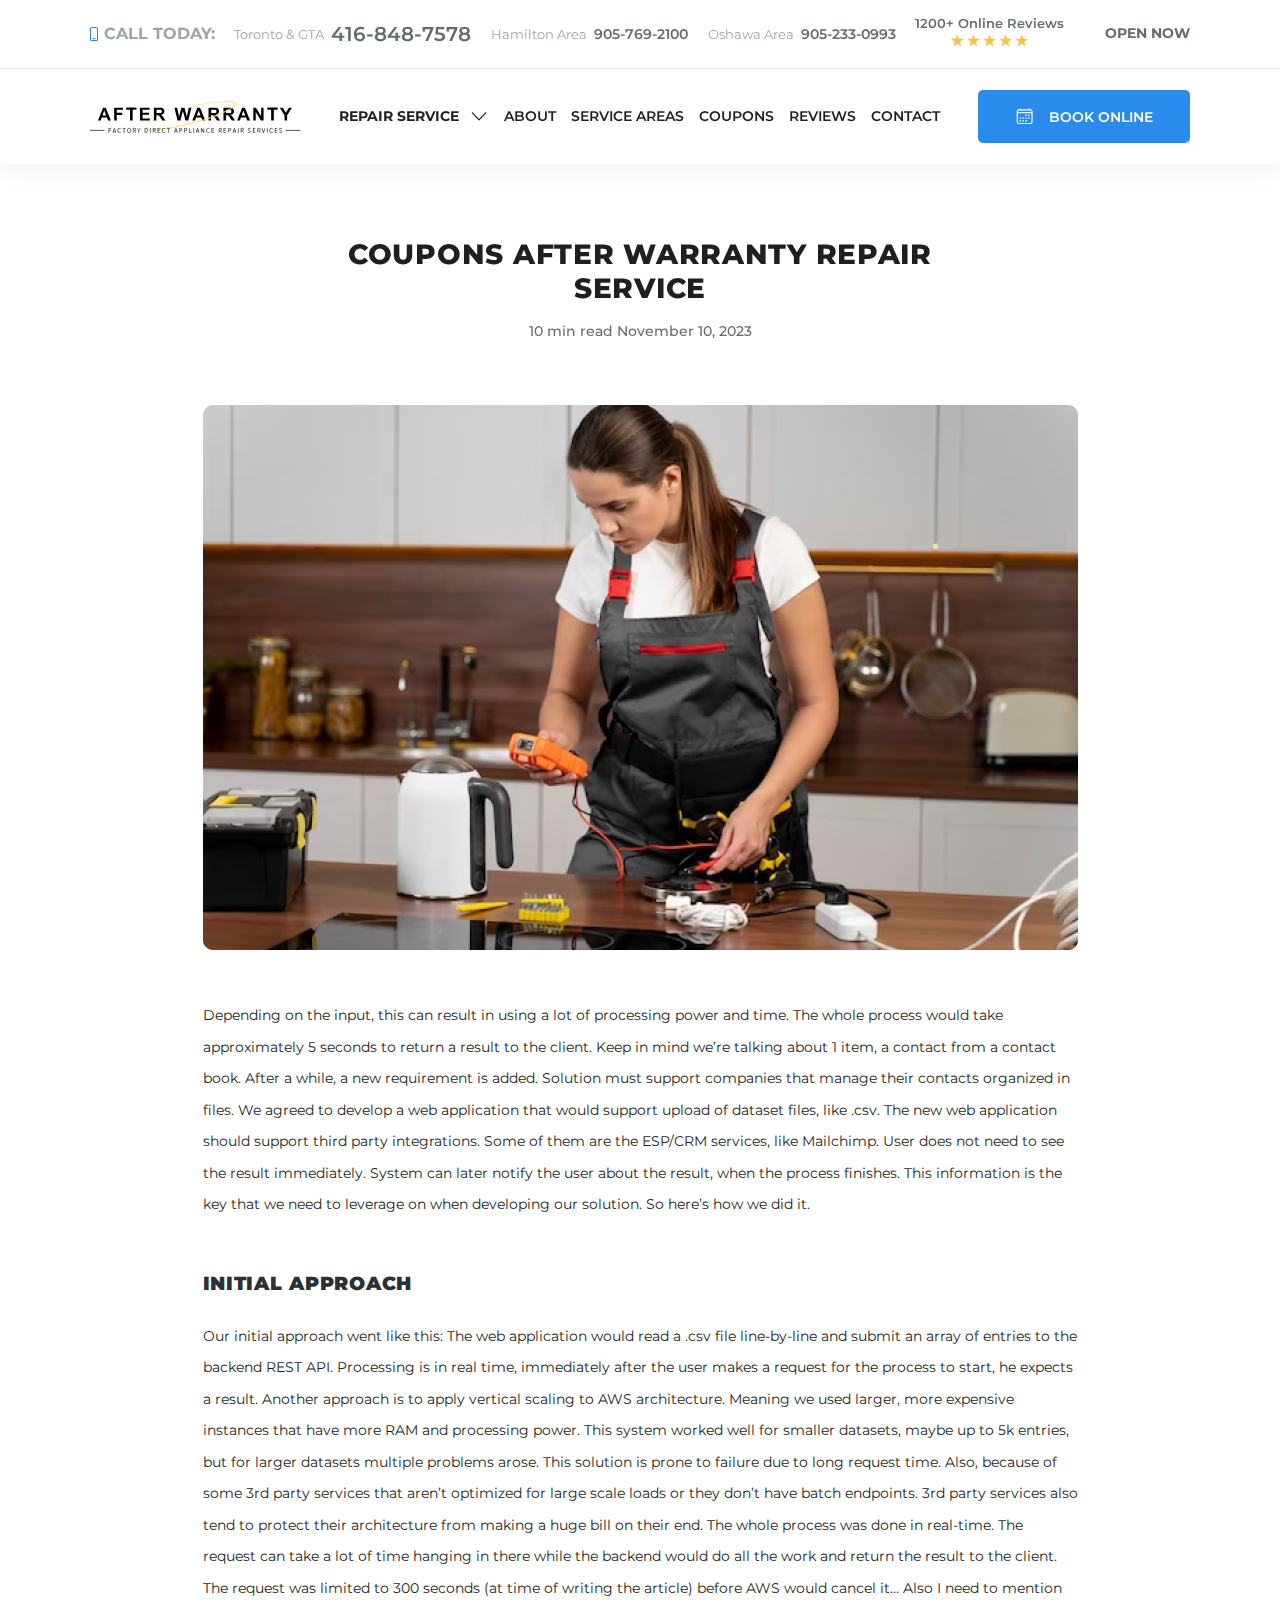
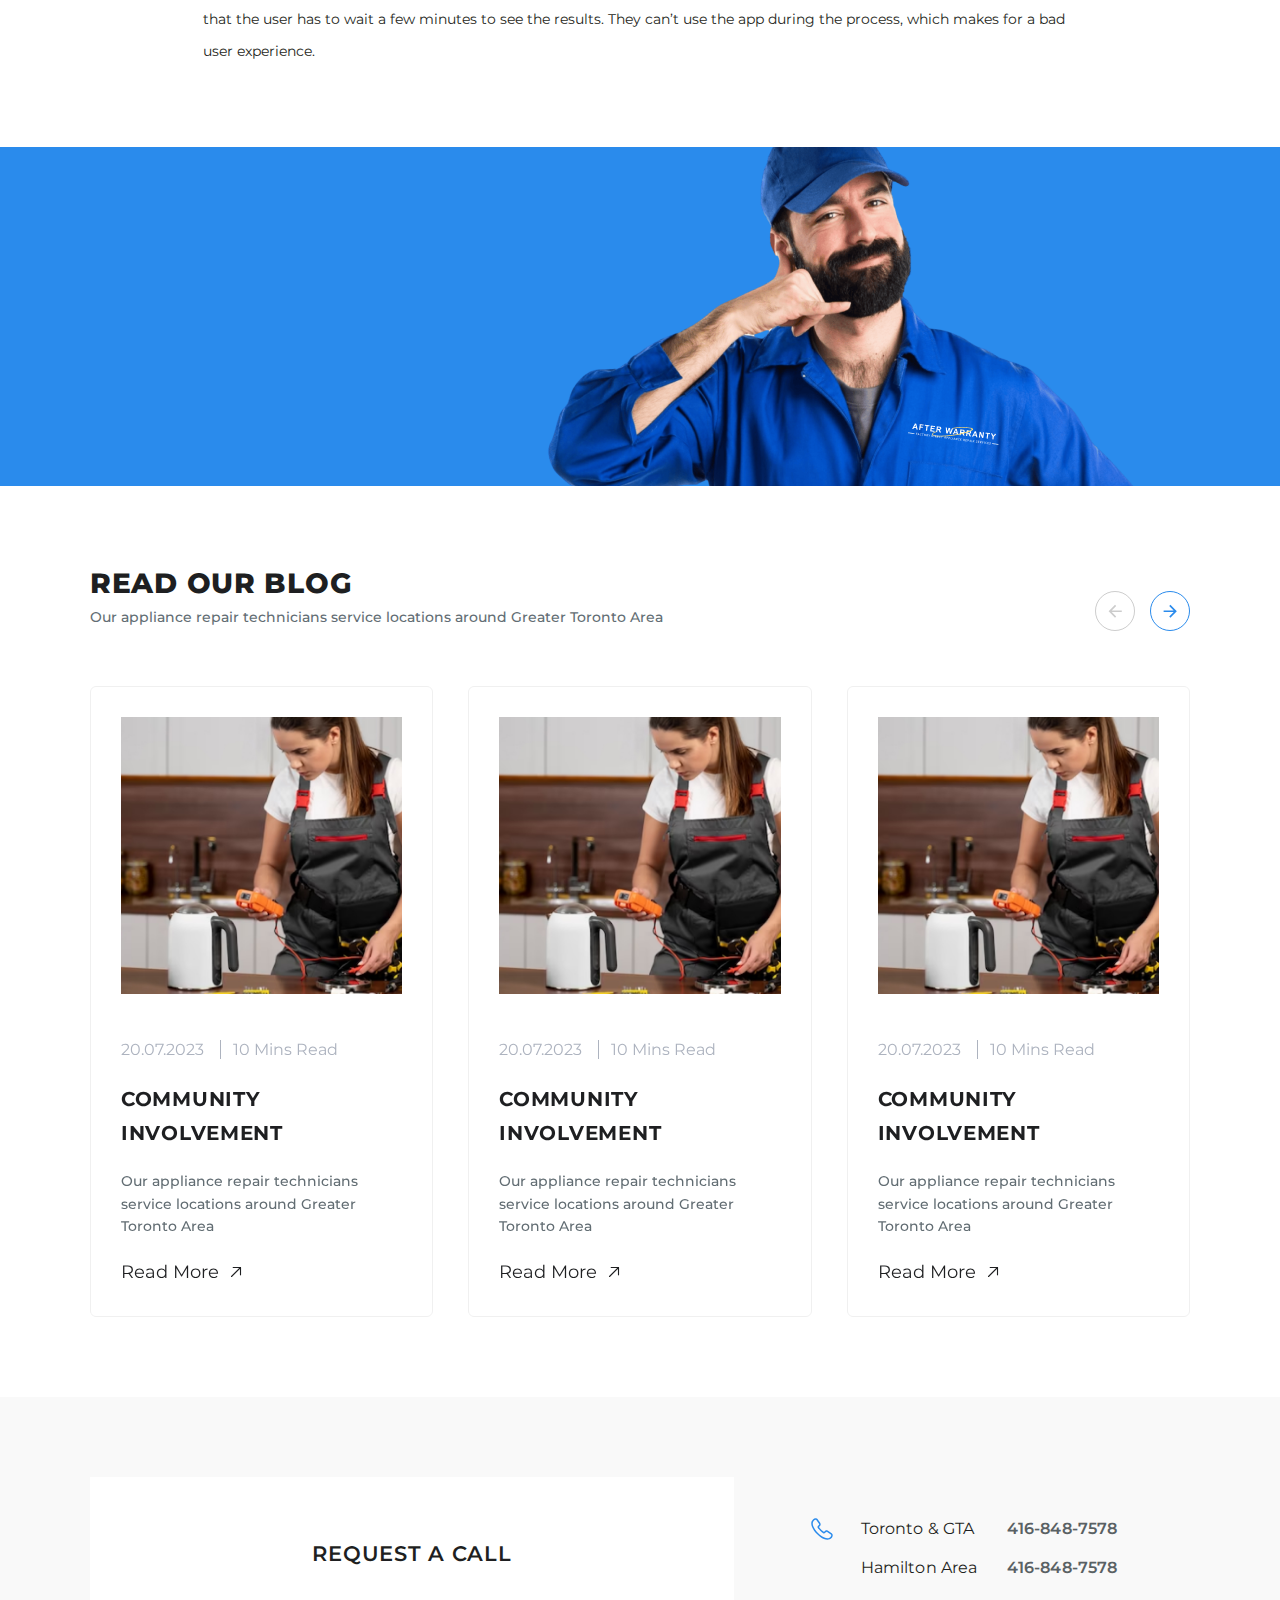
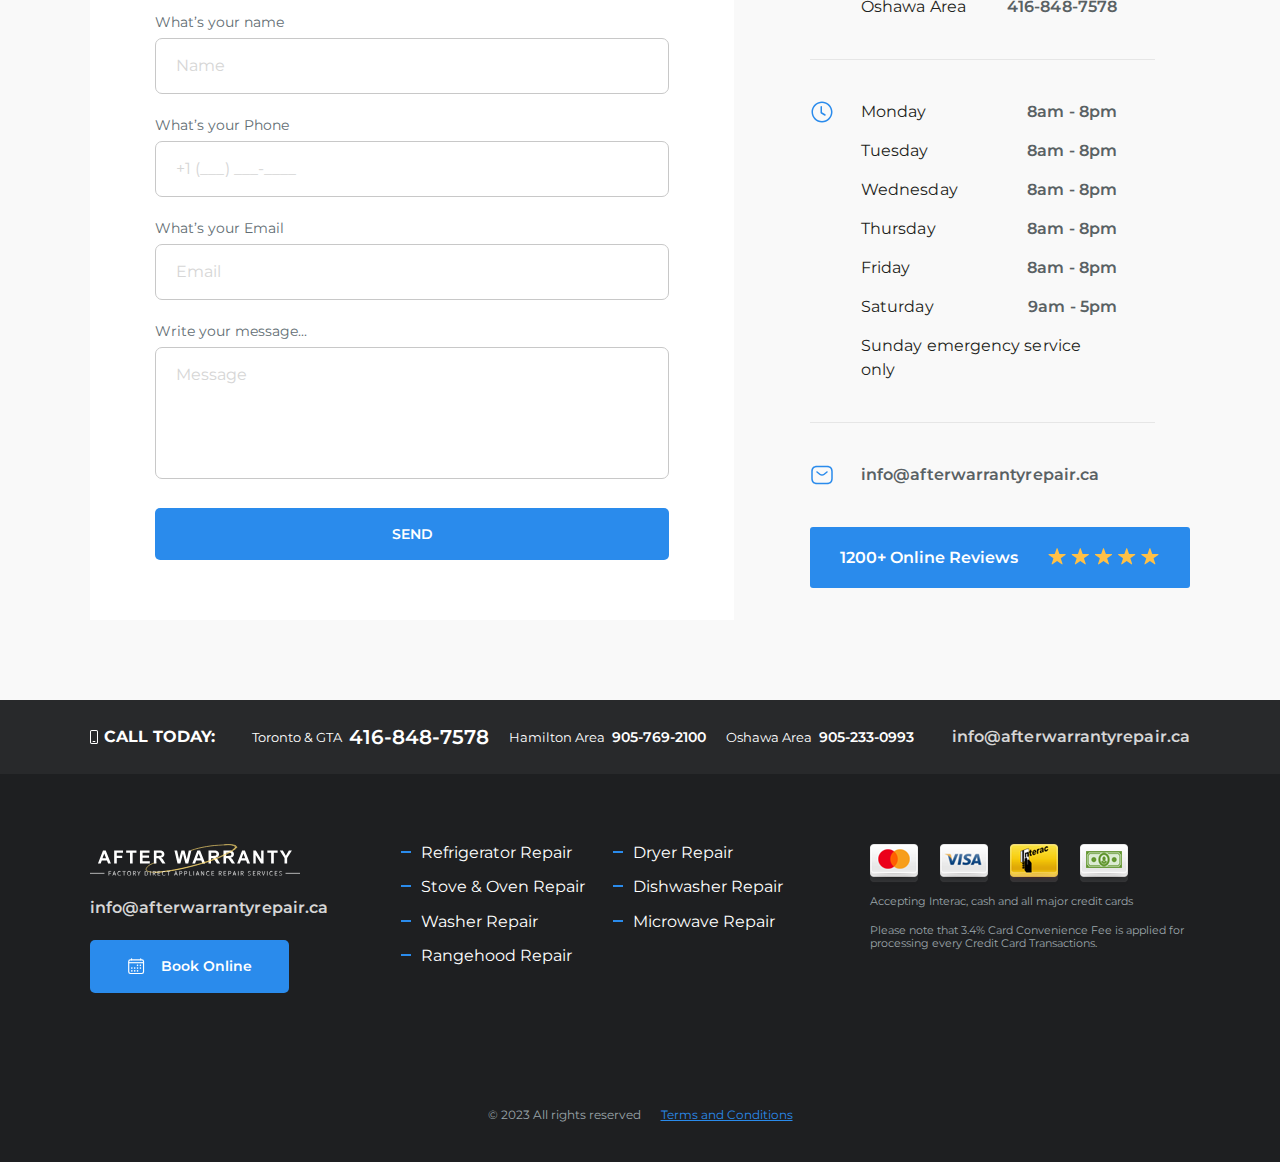
<file: blog.html>
<!DOCTYPE html>
<html lang="en">
  <head>
  <meta charset="UTF-8" />
  <meta http-equiv="X-UA-Compatible" content="IE=edge" />
  <meta name="viewport" content="width=device-width, initial-scale=1.0" />
  <link rel="preconnect" href="https://fonts.googleapis.com" />
  <link rel="preconnect" href="https://fonts.gstatic.com" crossorigin />
  <link
    href="https://fonts.googleapis.com/css2?family=Montserrat:wght@400;500;600;700;800;900&family=Poppins&display=swap"
    rel="stylesheet"
  />
  <link href="https://unpkg.com/aos@2.3.1/dist/aos.css" rel="stylesheet" />
  <link
    rel="stylesheet"
    href="https://cdn.jsdelivr.net/npm/swiper@9/swiper-bundle.min.css"
  />
  <link rel="stylesheet" href="https://cdn.jsdelivr.net/npm/@fancyapps/ui/dist/fancybox.css?_v=20221012131834" />
  <link rel="icon" href="../img/header/logo.svg" type="image/svg" />
  <link rel="stylesheet" href="css/style.min.css" />
  <title>AWRS | Blog</title>
</head>




<!-- https://vladk7072.github.io/awrs-dist/
https://vladk7072.github.io/awrs-dist/blog.html
https://vladk7072.github.io/awrs-dist/coupons.html
https://vladk7072.github.io/awrs-dist/dishwasher-repair.html
https://vladk7072.github.io/awrs-dist/dryer-repair.html
https://vladk7072.github.io/awrs-dist/microwave-repair.html
https://vladk7072.github.io/awrs-dist/refrigerator-repair.html
https://vladk7072.github.io/awrs-dist/stove-oven-repair.html
https://vladk7072.github.io/awrs-dist/top-rated.html
https://vladk7072.github.io/awrs-dist/washing-machine-repair.html -->

  <body>
    <div class="wrapper">
      <header class="header">
  <div class="header__pretop-inner">
    <div class="container">
      <div class="header__wrapper">
        <div class="header__pretop">
          <div class="header__pretop-logo">
            <svg
              width="8"
              height="14"
              viewBox="0 0 8 14"
              fill="none"
              xmlns="http://www.w3.org/2000/svg"
            >
              <path
                d="M3 11C2.86739 11 2.74021 11.0527 2.64645 11.1464C2.55268 11.2402 2.5 11.3674 2.5 11.5C2.5 11.6326 2.55268 11.7598 2.64645 11.8536C2.74021 11.9473 2.86739 12 3 12H5C5.13261 12 5.25979 11.9473 5.35355 11.8536C5.44732 11.7598 5.5 11.6326 5.5 11.5C5.5 11.3674 5.44732 11.2402 5.35355 11.1464C5.25979 11.0527 5.13261 11 5 11H3ZM1.75 0C1.28587 0 0.840752 0.184374 0.512563 0.512563C0.184375 0.840752 0 1.28587 0 1.75V12.25C0 13.216 0.784 14 1.75 14H6.25C6.71413 14 7.15925 13.8156 7.48744 13.4874C7.81563 13.1592 8 12.7141 8 12.25V1.75C8 1.28587 7.81563 0.840752 7.48744 0.512563C7.15925 0.184374 6.71413 0 6.25 0H1.75ZM1 1.75C1 1.55109 1.07902 1.36032 1.21967 1.21967C1.36032 1.07902 1.55109 1 1.75 1H6.25C6.44891 1 6.63968 1.07902 6.78033 1.21967C6.92098 1.36032 7 1.55109 7 1.75V12.25C7 12.4489 6.92098 12.6397 6.78033 12.7803C6.63968 12.921 6.44891 13 6.25 13H1.75C1.55109 13 1.36032 12.921 1.21967 12.7803C1.07902 12.6397 1 12.4489 1 12.25V1.75Z"
                fill="#2A8BEC"
              />
            </svg>
            <div class="header__pretop-logo-title">CALL TODAY:</div>
          </div>
          <div class="header__pretop-nums">
            <div class="header__pretop-num">
              <div class="header__pretop-num-title">Toronto & GTA</div>
              <a
                class="header__pretop-num-link header__pretop-num-link--bold"
                href="tel:4168487578"
              >
                416-848-7578
              </a>
            </div>
            <div class="header__pretop-num">
              <div class="header__pretop-num-title">Hamilton Area</div>
              <a class="header__pretop-num-link" href="tel:9057692100">
                905-769-2100
              </a>
            </div>
            <div class="header__pretop-num">
              <div class="header__pretop-num-title">Oshawa Area</div>
              <a class="header__pretop-num-link" href="tel:9052330993">
                905-233-0993
              </a>
            </div>
          </div>
          <div class="header__pretop-starbox">
            <div class="header__pretop-starbox-title">1200+ Online Reviews</div>
            <div class="header__pretop-starbox-stars">
              <svg
                width="79"
                height="15"
                viewBox="0 0 79 15"
                fill="none"
                xmlns="http://www.w3.org/2000/svg"
              >
                <path
                  d="M6.92563 1.02577C7.03054 0.702905 7.48732 0.702904 7.59222 1.02577L8.75385 4.6009C8.80077 4.74529 8.93532 4.84305 9.08714 4.84305H12.8463C13.1857 4.84305 13.3269 5.27747 13.0522 5.47701L10.0111 7.68656C9.88823 7.7758 9.83683 7.93398 9.88375 8.07837L11.0454 11.6535C11.1503 11.9764 10.7807 12.2449 10.5061 12.0453L7.46492 9.83576C7.34209 9.74652 7.17577 9.74652 7.05294 9.83576L4.01176 12.0453C3.73711 12.2449 3.36757 11.9764 3.47248 11.6535L4.63411 8.07837C4.68102 7.93398 4.62963 7.7758 4.5068 7.68656L1.46562 5.47701C1.19097 5.27747 1.33212 4.84305 1.6716 4.84305H5.43071C5.58253 4.84305 5.71709 4.74529 5.76401 4.6009L6.92563 1.02577Z"
                  fill="#FFC046"
                />
                <path
                  d="M23.0458 1.02577C23.1507 0.702905 23.6074 0.702904 23.7123 1.02577L24.874 4.6009C24.9209 4.74529 25.0554 4.84305 25.2073 4.84305H28.9664C29.3059 4.84305 29.447 5.27747 29.1724 5.47701L26.1312 7.68656C26.0083 7.7758 25.957 7.93398 26.0039 8.07837L27.1655 11.6535C27.2704 11.9764 26.9009 12.2449 26.6262 12.0453L23.585 9.83576C23.4622 9.74652 23.2959 9.74652 23.1731 9.83576L20.1319 12.0453C19.8572 12.2449 19.4877 11.9764 19.5926 11.6535L20.7542 8.07837C20.8011 7.93398 20.7497 7.7758 20.6269 7.68656L17.5857 5.47701C17.3111 5.27747 17.4522 4.84305 17.7917 4.84305H21.5508C21.7027 4.84305 21.8372 4.74529 21.8841 4.6009L23.0458 1.02577Z"
                  fill="#FFC046"
                />
                <path
                  d="M39.1668 1.02577C39.2718 0.702905 39.7285 0.702904 39.8334 1.02577L40.9951 4.6009C41.042 4.74529 41.1765 4.84305 41.3284 4.84305H45.0875C45.4269 4.84305 45.5681 5.27747 45.2935 5.47701L42.2523 7.68656C42.1294 7.7758 42.078 7.93398 42.125 8.07837L43.2866 11.6535C43.3915 11.9764 43.022 12.2449 42.7473 12.0453L39.7061 9.83576C39.5833 9.74652 39.417 9.74652 39.2942 9.83576L36.253 12.0453C35.9783 12.2449 35.6088 11.9764 35.7137 11.6535L36.8753 8.07837C36.9222 7.93398 36.8708 7.7758 36.748 7.68656L33.7068 5.47701C33.4322 5.27747 33.5733 4.84305 33.9128 4.84305H37.6719C37.8237 4.84305 37.9583 4.74529 38.0052 4.6009L39.1668 1.02577Z"
                  fill="#FFC046"
                />
                <path
                  d="M55.287 1.02577C55.3919 0.702905 55.8486 0.702904 55.9536 1.02577L57.1152 4.6009C57.1621 4.74529 57.2967 4.84305 57.4485 4.84305H61.2076C61.5471 4.84305 61.6882 5.27747 61.4136 5.47701L58.3724 7.68656C58.2496 7.7758 58.1982 7.93398 58.2451 8.07837L59.4067 11.6535C59.5116 11.9764 59.1421 12.2449 58.8674 12.0453L55.8262 9.83576C55.7034 9.74652 55.5371 9.74652 55.4143 9.83576L52.3731 12.0453C52.0984 12.2449 51.7289 11.9764 51.8338 11.6535L52.9954 8.07837C53.0423 7.93398 52.991 7.7758 52.8681 7.68656L49.8269 5.47701C49.5523 5.27747 49.6934 4.84305 50.0329 4.84305H53.792C53.9439 4.84305 54.0784 4.74529 54.1253 4.6009L55.287 1.02577Z"
                  fill="#FFC046"
                />
                <path
                  d="M71.4081 1.02577C71.513 0.702905 71.9697 0.702904 72.0746 1.02577L73.2363 4.6009C73.2832 4.74529 73.4177 4.84305 73.5696 4.84305H77.3287C77.6682 4.84305 77.8093 5.27747 77.5347 5.47701L74.4935 7.68656C74.3707 7.7758 74.3193 7.93398 74.3662 8.07837L75.5278 11.6535C75.6327 11.9764 75.2632 12.2449 74.9885 12.0453L71.9473 9.83576C71.8245 9.74652 71.6582 9.74652 71.5354 9.83576L68.4942 12.0453C68.2195 12.2449 67.85 11.9764 67.9549 11.6535L69.1165 8.07837C69.1634 7.93398 69.112 7.7758 68.9892 7.68656L65.948 5.47701C65.6734 5.27747 65.8145 4.84305 66.154 4.84305H69.9131C70.065 4.84305 70.1995 4.74529 70.2464 4.6009L71.4081 1.02577Z"
                  fill="#FFC046"
                />
              </svg>
            </div>
          </div>
          <div class="header__pretop-status">
            <span></span>
            Open now
          </div>
        </div>
      </div>
    </div>
  </div>
  <div class="header__line"></div>
  <div class="container">
    <div class="header__top">
      <a href="index.html" class="header__logo">
        <img src="img/header/logo.svg" alt="" />
      </a>
      <nav class="header__top-nav">
        <a href="index.html" class="header__logo header__logo-mob">
          <img src="img/header/logo.svg" alt="" />
        </a>
        <ul class="header__top-list">
          <li
            class="header__top-item header__top-item--havedrop header__top-item--active"
          >
            <div class="header__top-item-link header__top-item-link-drop">
              Repair service
              <svg
                width="20"
                height="20"
                viewBox="0 0 20 20"
                fill="none"
                xmlns="http://www.w3.org/2000/svg"
              >
                <path
                  d="M10.4526 13.275L17.0901 6.30875C17.2009 6.19252 17.2627 6.03809 17.2627 5.8775C17.2627 5.71691 17.2009 5.56249 17.0901 5.44625L17.0826 5.43875C17.0289 5.38221 16.9642 5.33718 16.8925 5.30641C16.8209 5.27565 16.7437 5.25978 16.6657 5.25978C16.5877 5.25978 16.5105 5.27565 16.4389 5.30641C16.3672 5.33718 16.3025 5.38221 16.2488 5.43875L9.99883 11.9987L3.75133 5.43875C3.69761 5.38221 3.63295 5.33718 3.56129 5.30641C3.48962 5.27565 3.41244 5.25978 3.33445 5.25978C3.25646 5.25978 3.17928 5.27565 3.10762 5.30641C3.03595 5.33718 2.97129 5.38221 2.91758 5.43875L2.91008 5.44625C2.79927 5.56248 2.73746 5.71691 2.73746 5.8775C2.73746 6.03809 2.79927 6.19251 2.91008 6.30875L9.54758 13.275C9.60595 13.3363 9.67615 13.385 9.75393 13.4184C9.83172 13.4517 9.91546 13.4689 10.0001 13.4689C10.0847 13.4689 10.1684 13.4517 10.2462 13.4184C10.324 13.385 10.3942 13.3363 10.4526 13.275Z"
                  fill="#1E1F21"
                />
              </svg>
            </div>
            <ul class="header__top-droplist">
              <li class="header__top-droplist-item">
                <a href="refrigerator-repair.html">Refrigerator Repair</a>
              </li>
              <li class="header__top-droplist-item">
                <a href="stove-oven-repair.html">Stove & Oven Repair</a>
              </li>
              <li class="header__top-droplist-item">
                <a href="dryer-repair.html">Dryer Repair</a>
              </li>
              <li class="header__top-droplist-item">
                <a href="washing-machine-repair.html">Washer Repair</a>
              </li>
              <li class="header__top-droplist-item">
                <a href="dishwasher-repair.html">Dishwasher Repair</a>
              </li>
              <li class="header__top-droplist-item">
                <a href="microwave-repair.html">Microwave Repair</a>
              </li>
            </ul>
          </li>
          <li class="header__top-item">
            <a class="header__top-item-link" href="#"> About </a>
          </li>
          <li class="header__top-item">
            <a class="header__top-item-link" href="#"> Service Areas </a>
          </li>
          <li class="header__top-item">
            <a class="header__top-item-link" href="coupons.html"> Coupons </a>
          </li>
          <li class="header__top-item">
            <a class="header__top-item-link" href="top-rated.html"> Reviews </a>
          </li>
          <li class="header__top-item">
            <a class="header__top-item-link" href="#"> Contact </a>
          </li>
        </ul>
        <div class="header__pretop header__pretop-mob">
          <div class="header__pretop-logo">
            <svg
              width="8"
              height="14"
              viewBox="0 0 8 14"
              fill="none"
              xmlns="http://www.w3.org/2000/svg"
            >
              <path
                d="M3 11C2.86739 11 2.74021 11.0527 2.64645 11.1464C2.55268 11.2402 2.5 11.3674 2.5 11.5C2.5 11.6326 2.55268 11.7598 2.64645 11.8536C2.74021 11.9473 2.86739 12 3 12H5C5.13261 12 5.25979 11.9473 5.35355 11.8536C5.44732 11.7598 5.5 11.6326 5.5 11.5C5.5 11.3674 5.44732 11.2402 5.35355 11.1464C5.25979 11.0527 5.13261 11 5 11H3ZM1.75 0C1.28587 0 0.840752 0.184374 0.512563 0.512563C0.184375 0.840752 0 1.28587 0 1.75V12.25C0 13.216 0.784 14 1.75 14H6.25C6.71413 14 7.15925 13.8156 7.48744 13.4874C7.81563 13.1592 8 12.7141 8 12.25V1.75C8 1.28587 7.81563 0.840752 7.48744 0.512563C7.15925 0.184374 6.71413 0 6.25 0H1.75ZM1 1.75C1 1.55109 1.07902 1.36032 1.21967 1.21967C1.36032 1.07902 1.55109 1 1.75 1H6.25C6.44891 1 6.63968 1.07902 6.78033 1.21967C6.92098 1.36032 7 1.55109 7 1.75V12.25C7 12.4489 6.92098 12.6397 6.78033 12.7803C6.63968 12.921 6.44891 13 6.25 13H1.75C1.55109 13 1.36032 12.921 1.21967 12.7803C1.07902 12.6397 1 12.4489 1 12.25V1.75Z"
                fill="#2A8BEC"
              />
            </svg>
            <div class="header__pretop-logo-title">CALL TODAY:</div>
          </div>
          <div class="header__pretop-nums">
            <div class="header__pretop-num">
              <div class="header__pretop-num-title">Toronto & GTA</div>
              <a
                class="header__pretop-num-link header__pretop-num-link--bold"
                href="tel:4168487578"
              >
                416-848-7578
              </a>
            </div>
            <div class="header__pretop-num">
              <div class="header__pretop-num-title">Hamilton Area</div>
              <a class="header__pretop-num-link" href="tel:9057692100">
                905-769-2100
              </a>
            </div>
            <div class="header__pretop-num">
              <div class="header__pretop-num-title">Oshawa Area</div>
              <a class="header__pretop-num-link" href="tel:9052330993">
                905-233-0993
              </a>
            </div>
          </div>
          <a
            class="header__button header__button-mob button"
            href="#contact-form"
          >
            <svg
              width="19"
              height="19"
              viewBox="0 0 19 19"
              fill="none"
              xmlns="http://www.w3.org/2000/svg"
            >
              <path
                d="M15.3281 2.85156H3.92188C2.97695 2.85156 2.21094 3.61758 2.21094 4.5625V14.8281C2.21094 15.773 2.97695 16.5391 3.92188 16.5391H15.3281C16.273 16.5391 17.0391 15.773 17.0391 14.8281V4.5625C17.0391 3.61758 16.273 2.85156 15.3281 2.85156Z"
                stroke="white"
                stroke-width="1.14062"
                stroke-linejoin="round"
              />
              <path
                d="M11.0508 9.125C11.5232 9.125 11.9062 8.74199 11.9062 8.26953C11.9062 7.79707 11.5232 7.41406 11.0508 7.41406C10.5783 7.41406 10.1953 7.79707 10.1953 8.26953C10.1953 8.74199 10.5783 9.125 11.0508 9.125Z"
                fill="white"
              />
              <path
                d="M13.9023 9.125C14.3748 9.125 14.7578 8.74199 14.7578 8.26953C14.7578 7.79707 14.3748 7.41406 13.9023 7.41406C13.4299 7.41406 13.0469 7.79707 13.0469 8.26953C13.0469 8.74199 13.4299 9.125 13.9023 9.125Z"
                fill="white"
              />
              <path
                d="M11.0508 11.9766C11.5232 11.9766 11.9062 11.5936 11.9062 11.1211C11.9062 10.6486 11.5232 10.2656 11.0508 10.2656C10.5783 10.2656 10.1953 10.6486 10.1953 11.1211C10.1953 11.5936 10.5783 11.9766 11.0508 11.9766Z"
                fill="white"
              />
              <path
                d="M13.9023 11.9766C14.3748 11.9766 14.7578 11.5936 14.7578 11.1211C14.7578 10.6486 14.3748 10.2656 13.9023 10.2656C13.4299 10.2656 13.0469 10.6486 13.0469 11.1211C13.0469 11.5936 13.4299 11.9766 13.9023 11.9766Z"
                fill="white"
              />
              <path
                d="M5.34766 11.9766C5.82012 11.9766 6.20312 11.5936 6.20312 11.1211C6.20312 10.6486 5.82012 10.2656 5.34766 10.2656C4.87519 10.2656 4.49219 10.6486 4.49219 11.1211C4.49219 11.5936 4.87519 11.9766 5.34766 11.9766Z"
                fill="white"
              />
              <path
                d="M8.19922 11.9766C8.67168 11.9766 9.05469 11.5936 9.05469 11.1211C9.05469 10.6486 8.67168 10.2656 8.19922 10.2656C7.72676 10.2656 7.34375 10.6486 7.34375 11.1211C7.34375 11.5936 7.72676 11.9766 8.19922 11.9766Z"
                fill="white"
              />
              <path
                d="M5.34766 14.8281C5.82012 14.8281 6.20312 14.4451 6.20312 13.9727C6.20312 13.5002 5.82012 13.1172 5.34766 13.1172C4.87519 13.1172 4.49219 13.5002 4.49219 13.9727C4.49219 14.4451 4.87519 14.8281 5.34766 14.8281Z"
                fill="white"
              />
              <path
                d="M8.19922 14.8281C8.67168 14.8281 9.05469 14.4451 9.05469 13.9727C9.05469 13.5002 8.67168 13.1172 8.19922 13.1172C7.72676 13.1172 7.34375 13.5002 7.34375 13.9727C7.34375 14.4451 7.72676 14.8281 8.19922 14.8281Z"
                fill="white"
              />
              <path
                d="M11.0508 14.8281C11.5232 14.8281 11.9062 14.4451 11.9062 13.9727C11.9062 13.5002 11.5232 13.1172 11.0508 13.1172C10.5783 13.1172 10.1953 13.5002 10.1953 13.9727C10.1953 14.4451 10.5783 14.8281 11.0508 14.8281Z"
                fill="white"
              />
              <path
                d="M5.0625 1.71094V2.85156M14.1875 1.71094V2.85156"
                stroke="white"
                stroke-width="1.14062"
                stroke-linecap="round"
                stroke-linejoin="round"
              />
              <path
                d="M17.0391 5.70312H2.21094"
                stroke="white"
                stroke-width="1.14062"
                stroke-linejoin="round"
              />
            </svg>
            Book Online
          </a>
          <div class="header__pretop-starbox">
            <div class="header__pretop-starbox-title">1200+ Online Reviews</div>
            <div class="header__pretop-starbox-stars">
              <svg
                width="79"
                height="15"
                viewBox="0 0 79 15"
                fill="none"
                xmlns="http://www.w3.org/2000/svg"
              >
                <path
                  d="M6.92563 1.02577C7.03054 0.702905 7.48732 0.702904 7.59222 1.02577L8.75385 4.6009C8.80077 4.74529 8.93532 4.84305 9.08714 4.84305H12.8463C13.1857 4.84305 13.3269 5.27747 13.0522 5.47701L10.0111 7.68656C9.88823 7.7758 9.83683 7.93398 9.88375 8.07837L11.0454 11.6535C11.1503 11.9764 10.7807 12.2449 10.5061 12.0453L7.46492 9.83576C7.34209 9.74652 7.17577 9.74652 7.05294 9.83576L4.01176 12.0453C3.73711 12.2449 3.36757 11.9764 3.47248 11.6535L4.63411 8.07837C4.68102 7.93398 4.62963 7.7758 4.5068 7.68656L1.46562 5.47701C1.19097 5.27747 1.33212 4.84305 1.6716 4.84305H5.43071C5.58253 4.84305 5.71709 4.74529 5.76401 4.6009L6.92563 1.02577Z"
                  fill="#FFC046"
                />
                <path
                  d="M23.0458 1.02577C23.1507 0.702905 23.6074 0.702904 23.7123 1.02577L24.874 4.6009C24.9209 4.74529 25.0554 4.84305 25.2073 4.84305H28.9664C29.3059 4.84305 29.447 5.27747 29.1724 5.47701L26.1312 7.68656C26.0083 7.7758 25.957 7.93398 26.0039 8.07837L27.1655 11.6535C27.2704 11.9764 26.9009 12.2449 26.6262 12.0453L23.585 9.83576C23.4622 9.74652 23.2959 9.74652 23.1731 9.83576L20.1319 12.0453C19.8572 12.2449 19.4877 11.9764 19.5926 11.6535L20.7542 8.07837C20.8011 7.93398 20.7497 7.7758 20.6269 7.68656L17.5857 5.47701C17.3111 5.27747 17.4522 4.84305 17.7917 4.84305H21.5508C21.7027 4.84305 21.8372 4.74529 21.8841 4.6009L23.0458 1.02577Z"
                  fill="#FFC046"
                />
                <path
                  d="M39.1668 1.02577C39.2718 0.702905 39.7285 0.702904 39.8334 1.02577L40.9951 4.6009C41.042 4.74529 41.1765 4.84305 41.3284 4.84305H45.0875C45.4269 4.84305 45.5681 5.27747 45.2935 5.47701L42.2523 7.68656C42.1294 7.7758 42.078 7.93398 42.125 8.07837L43.2866 11.6535C43.3915 11.9764 43.022 12.2449 42.7473 12.0453L39.7061 9.83576C39.5833 9.74652 39.417 9.74652 39.2942 9.83576L36.253 12.0453C35.9783 12.2449 35.6088 11.9764 35.7137 11.6535L36.8753 8.07837C36.9222 7.93398 36.8708 7.7758 36.748 7.68656L33.7068 5.47701C33.4322 5.27747 33.5733 4.84305 33.9128 4.84305H37.6719C37.8237 4.84305 37.9583 4.74529 38.0052 4.6009L39.1668 1.02577Z"
                  fill="#FFC046"
                />
                <path
                  d="M55.287 1.02577C55.3919 0.702905 55.8486 0.702904 55.9536 1.02577L57.1152 4.6009C57.1621 4.74529 57.2967 4.84305 57.4485 4.84305H61.2076C61.5471 4.84305 61.6882 5.27747 61.4136 5.47701L58.3724 7.68656C58.2496 7.7758 58.1982 7.93398 58.2451 8.07837L59.4067 11.6535C59.5116 11.9764 59.1421 12.2449 58.8674 12.0453L55.8262 9.83576C55.7034 9.74652 55.5371 9.74652 55.4143 9.83576L52.3731 12.0453C52.0984 12.2449 51.7289 11.9764 51.8338 11.6535L52.9954 8.07837C53.0423 7.93398 52.991 7.7758 52.8681 7.68656L49.8269 5.47701C49.5523 5.27747 49.6934 4.84305 50.0329 4.84305H53.792C53.9439 4.84305 54.0784 4.74529 54.1253 4.6009L55.287 1.02577Z"
                  fill="#FFC046"
                />
                <path
                  d="M71.4081 1.02577C71.513 0.702905 71.9697 0.702904 72.0746 1.02577L73.2363 4.6009C73.2832 4.74529 73.4177 4.84305 73.5696 4.84305H77.3287C77.6682 4.84305 77.8093 5.27747 77.5347 5.47701L74.4935 7.68656C74.3707 7.7758 74.3193 7.93398 74.3662 8.07837L75.5278 11.6535C75.6327 11.9764 75.2632 12.2449 74.9885 12.0453L71.9473 9.83576C71.8245 9.74652 71.6582 9.74652 71.5354 9.83576L68.4942 12.0453C68.2195 12.2449 67.85 11.9764 67.9549 11.6535L69.1165 8.07837C69.1634 7.93398 69.112 7.7758 68.9892 7.68656L65.948 5.47701C65.6734 5.27747 65.8145 4.84305 66.154 4.84305H69.9131C70.065 4.84305 70.1995 4.74529 70.2464 4.6009L71.4081 1.02577Z"
                  fill="#FFC046"
                />
              </svg>
            </div>
          </div>
          <div class="header__pretop-status">
            <span></span>
            Open now
          </div>
        </div>
      </nav>
      <a
        class="header__button button"
        style="text-transform: uppercase"
        href="#contact-form"
      >
        <svg
          width="19"
          height="19"
          viewBox="0 0 19 19"
          fill="none"
          xmlns="http://www.w3.org/2000/svg"
        >
          <path
            d="M15.3281 2.85156H3.92188C2.97695 2.85156 2.21094 3.61758 2.21094 4.5625V14.8281C2.21094 15.773 2.97695 16.5391 3.92188 16.5391H15.3281C16.273 16.5391 17.0391 15.773 17.0391 14.8281V4.5625C17.0391 3.61758 16.273 2.85156 15.3281 2.85156Z"
            stroke="white"
            stroke-width="1.14062"
            stroke-linejoin="round"
          />
          <path
            d="M11.0508 9.125C11.5232 9.125 11.9062 8.74199 11.9062 8.26953C11.9062 7.79707 11.5232 7.41406 11.0508 7.41406C10.5783 7.41406 10.1953 7.79707 10.1953 8.26953C10.1953 8.74199 10.5783 9.125 11.0508 9.125Z"
            fill="white"
          />
          <path
            d="M13.9023 9.125C14.3748 9.125 14.7578 8.74199 14.7578 8.26953C14.7578 7.79707 14.3748 7.41406 13.9023 7.41406C13.4299 7.41406 13.0469 7.79707 13.0469 8.26953C13.0469 8.74199 13.4299 9.125 13.9023 9.125Z"
            fill="white"
          />
          <path
            d="M11.0508 11.9766C11.5232 11.9766 11.9062 11.5936 11.9062 11.1211C11.9062 10.6486 11.5232 10.2656 11.0508 10.2656C10.5783 10.2656 10.1953 10.6486 10.1953 11.1211C10.1953 11.5936 10.5783 11.9766 11.0508 11.9766Z"
            fill="white"
          />
          <path
            d="M13.9023 11.9766C14.3748 11.9766 14.7578 11.5936 14.7578 11.1211C14.7578 10.6486 14.3748 10.2656 13.9023 10.2656C13.4299 10.2656 13.0469 10.6486 13.0469 11.1211C13.0469 11.5936 13.4299 11.9766 13.9023 11.9766Z"
            fill="white"
          />
          <path
            d="M5.34766 11.9766C5.82012 11.9766 6.20312 11.5936 6.20312 11.1211C6.20312 10.6486 5.82012 10.2656 5.34766 10.2656C4.87519 10.2656 4.49219 10.6486 4.49219 11.1211C4.49219 11.5936 4.87519 11.9766 5.34766 11.9766Z"
            fill="white"
          />
          <path
            d="M8.19922 11.9766C8.67168 11.9766 9.05469 11.5936 9.05469 11.1211C9.05469 10.6486 8.67168 10.2656 8.19922 10.2656C7.72676 10.2656 7.34375 10.6486 7.34375 11.1211C7.34375 11.5936 7.72676 11.9766 8.19922 11.9766Z"
            fill="white"
          />
          <path
            d="M5.34766 14.8281C5.82012 14.8281 6.20312 14.4451 6.20312 13.9727C6.20312 13.5002 5.82012 13.1172 5.34766 13.1172C4.87519 13.1172 4.49219 13.5002 4.49219 13.9727C4.49219 14.4451 4.87519 14.8281 5.34766 14.8281Z"
            fill="white"
          />
          <path
            d="M8.19922 14.8281C8.67168 14.8281 9.05469 14.4451 9.05469 13.9727C9.05469 13.5002 8.67168 13.1172 8.19922 13.1172C7.72676 13.1172 7.34375 13.5002 7.34375 13.9727C7.34375 14.4451 7.72676 14.8281 8.19922 14.8281Z"
            fill="white"
          />
          <path
            d="M11.0508 14.8281C11.5232 14.8281 11.9062 14.4451 11.9062 13.9727C11.9062 13.5002 11.5232 13.1172 11.0508 13.1172C10.5783 13.1172 10.1953 13.5002 10.1953 13.9727C10.1953 14.4451 10.5783 14.8281 11.0508 14.8281Z"
            fill="white"
          />
          <path
            d="M5.0625 1.71094V2.85156M14.1875 1.71094V2.85156"
            stroke="white"
            stroke-width="1.14062"
            stroke-linecap="round"
            stroke-linejoin="round"
          />
          <path
            d="M17.0391 5.70312H2.21094"
            stroke="white"
            stroke-width="1.14062"
            stroke-linejoin="round"
          />
        </svg>
        Book Online
      </a>
      <div class="header__burger">
        <div class="header__burger-btn">
          <span></span>
        </div>
      </div>
    </div>
  </div>
  <div class="header__mobile">
    <div class="header__mobile-phone">
      <a class="header__mobile-phone-link" href="tel:4168487578">
        <div class="header__mobile-img">
          <svg
            width="8"
            height="14"
            viewBox="0 0 8 14"
            fill="none"
            xmlns="http://www.w3.org/2000/svg"
          >
            <path
              d="M3 11C2.86739 11 2.74021 11.0527 2.64645 11.1464C2.55268 11.2402 2.5 11.3674 2.5 11.5C2.5 11.6326 2.55268 11.7598 2.64645 11.8536C2.74021 11.9473 2.86739 12 3 12H5C5.13261 12 5.25979 11.9473 5.35355 11.8536C5.44732 11.7598 5.5 11.6326 5.5 11.5C5.5 11.3674 5.44732 11.2402 5.35355 11.1464C5.25979 11.0527 5.13261 11 5 11H3ZM1.75 0C1.28587 0 0.840752 0.184374 0.512563 0.512563C0.184375 0.840752 0 1.28587 0 1.75V12.25C0 13.216 0.784 14 1.75 14H6.25C6.71413 14 7.15925 13.8156 7.48744 13.4874C7.81563 13.1592 8 12.7141 8 12.25V1.75C8 1.28587 7.81563 0.840752 7.48744 0.512563C7.15925 0.184374 6.71413 0 6.25 0H1.75ZM1 1.75C1 1.55109 1.07902 1.36032 1.21967 1.21967C1.36032 1.07902 1.55109 1 1.75 1H6.25C6.44891 1 6.63968 1.07902 6.78033 1.21967C6.92098 1.36032 7 1.55109 7 1.75V12.25C7 12.4489 6.92098 12.6397 6.78033 12.7803C6.63968 12.921 6.44891 13 6.25 13H1.75C1.55109 13 1.36032 12.921 1.21967 12.7803C1.07902 12.6397 1 12.4489 1 12.25V1.75Z"
              fill="#2A8BEC"
            />
          </svg>
        </div>
        <div class="header__mobile-box">
          <div class="header__mobile-title">Toronto & GTA</div>
          <div class="header__mobile-num">416-848-7578</div>
        </div>
      </a>
      <div class="header__mobile-arrow">
        <svg
          width="20"
          height="20"
          viewBox="0 0 20 20"
          fill="none"
          xmlns="http://www.w3.org/2000/svg"
        >
          <path
            d="M10.4526 13.275L17.0901 6.30875C17.2009 6.19252 17.2627 6.03809 17.2627 5.8775C17.2627 5.71691 17.2009 5.56249 17.0901 5.44625L17.0826 5.43875C17.0289 5.38221 16.9642 5.33718 16.8925 5.30641C16.8209 5.27565 16.7437 5.25978 16.6657 5.25978C16.5877 5.25978 16.5105 5.27565 16.4389 5.30641C16.3672 5.33718 16.3025 5.38221 16.2488 5.43875L9.99883 11.9987L3.75133 5.43875C3.69761 5.38221 3.63295 5.33718 3.56129 5.30641C3.48962 5.27565 3.41244 5.25978 3.33445 5.25978C3.25646 5.25978 3.17928 5.27565 3.10762 5.30641C3.03595 5.33718 2.97129 5.38221 2.91758 5.43875L2.91008 5.44625C2.79927 5.56248 2.73746 5.71691 2.73746 5.8775C2.73746 6.03809 2.79927 6.19251 2.91008 6.30875L9.54758 13.275C9.60595 13.3363 9.67615 13.385 9.75393 13.4184C9.83172 13.4517 9.91546 13.4689 10.0001 13.4689C10.0847 13.4689 10.1684 13.4517 10.2462 13.4184C10.324 13.385 10.3942 13.3363 10.4526 13.275Z"
            fill="#1E1F21"
          />
        </svg>
      </div>
    </div>
    <a class="header__mobile-btn" href="#contact-form">
      <svg
        width="19"
        height="19"
        viewBox="0 0 19 19"
        fill="none"
        xmlns="http://www.w3.org/2000/svg"
      >
        <path
          d="M15.3281 2.85156H3.92188C2.97695 2.85156 2.21094 3.61758 2.21094 4.5625V14.8281C2.21094 15.773 2.97695 16.5391 3.92188 16.5391H15.3281C16.273 16.5391 17.0391 15.773 17.0391 14.8281V4.5625C17.0391 3.61758 16.273 2.85156 15.3281 2.85156Z"
          stroke="white"
          stroke-width="1.14062"
          stroke-linejoin="round"
        />
        <path
          d="M11.0508 9.125C11.5232 9.125 11.9062 8.74199 11.9062 8.26953C11.9062 7.79707 11.5232 7.41406 11.0508 7.41406C10.5783 7.41406 10.1953 7.79707 10.1953 8.26953C10.1953 8.74199 10.5783 9.125 11.0508 9.125Z"
          fill="white"
        />
        <path
          d="M13.9023 9.125C14.3748 9.125 14.7578 8.74199 14.7578 8.26953C14.7578 7.79707 14.3748 7.41406 13.9023 7.41406C13.4299 7.41406 13.0469 7.79707 13.0469 8.26953C13.0469 8.74199 13.4299 9.125 13.9023 9.125Z"
          fill="white"
        />
        <path
          d="M11.0508 11.9766C11.5232 11.9766 11.9062 11.5936 11.9062 11.1211C11.9062 10.6486 11.5232 10.2656 11.0508 10.2656C10.5783 10.2656 10.1953 10.6486 10.1953 11.1211C10.1953 11.5936 10.5783 11.9766 11.0508 11.9766Z"
          fill="white"
        />
        <path
          d="M13.9023 11.9766C14.3748 11.9766 14.7578 11.5936 14.7578 11.1211C14.7578 10.6486 14.3748 10.2656 13.9023 10.2656C13.4299 10.2656 13.0469 10.6486 13.0469 11.1211C13.0469 11.5936 13.4299 11.9766 13.9023 11.9766Z"
          fill="white"
        />
        <path
          d="M5.34766 11.9766C5.82012 11.9766 6.20312 11.5936 6.20312 11.1211C6.20312 10.6486 5.82012 10.2656 5.34766 10.2656C4.87519 10.2656 4.49219 10.6486 4.49219 11.1211C4.49219 11.5936 4.87519 11.9766 5.34766 11.9766Z"
          fill="white"
        />
        <path
          d="M8.19922 11.9766C8.67168 11.9766 9.05469 11.5936 9.05469 11.1211C9.05469 10.6486 8.67168 10.2656 8.19922 10.2656C7.72676 10.2656 7.34375 10.6486 7.34375 11.1211C7.34375 11.5936 7.72676 11.9766 8.19922 11.9766Z"
          fill="white"
        />
        <path
          d="M5.34766 14.8281C5.82012 14.8281 6.20312 14.4451 6.20312 13.9727C6.20312 13.5002 5.82012 13.1172 5.34766 13.1172C4.87519 13.1172 4.49219 13.5002 4.49219 13.9727C4.49219 14.4451 4.87519 14.8281 5.34766 14.8281Z"
          fill="white"
        />
        <path
          d="M8.19922 14.8281C8.67168 14.8281 9.05469 14.4451 9.05469 13.9727C9.05469 13.5002 8.67168 13.1172 8.19922 13.1172C7.72676 13.1172 7.34375 13.5002 7.34375 13.9727C7.34375 14.4451 7.72676 14.8281 8.19922 14.8281Z"
          fill="white"
        />
        <path
          d="M11.0508 14.8281C11.5232 14.8281 11.9062 14.4451 11.9062 13.9727C11.9062 13.5002 11.5232 13.1172 11.0508 13.1172C10.5783 13.1172 10.1953 13.5002 10.1953 13.9727C10.1953 14.4451 10.5783 14.8281 11.0508 14.8281Z"
          fill="white"
        />
        <path
          d="M5.0625 1.71094V2.85156M14.1875 1.71094V2.85156"
          stroke="white"
          stroke-width="1.14062"
          stroke-linecap="round"
          stroke-linejoin="round"
        />
        <path
          d="M17.0391 5.70312H2.21094"
          stroke="white"
          stroke-width="1.14062"
          stroke-linejoin="round"
        />
      </svg>
      Book Appoiment
    </a>
    <div class="header__mobile-list">
      <a class="header__mobile-phone-link header__mobile-list-item" href="tel:4168487578">
        <div class="header__mobile-img">
          <svg
            width="8"
            height="14"
            viewBox="0 0 8 14"
            fill="none"
            xmlns="http://www.w3.org/2000/svg"
          >
            <path
              d="M3 11C2.86739 11 2.74021 11.0527 2.64645 11.1464C2.55268 11.2402 2.5 11.3674 2.5 11.5C2.5 11.6326 2.55268 11.7598 2.64645 11.8536C2.74021 11.9473 2.86739 12 3 12H5C5.13261 12 5.25979 11.9473 5.35355 11.8536C5.44732 11.7598 5.5 11.6326 5.5 11.5C5.5 11.3674 5.44732 11.2402 5.35355 11.1464C5.25979 11.0527 5.13261 11 5 11H3ZM1.75 0C1.28587 0 0.840752 0.184374 0.512563 0.512563C0.184375 0.840752 0 1.28587 0 1.75V12.25C0 13.216 0.784 14 1.75 14H6.25C6.71413 14 7.15925 13.8156 7.48744 13.4874C7.81563 13.1592 8 12.7141 8 12.25V1.75C8 1.28587 7.81563 0.840752 7.48744 0.512563C7.15925 0.184374 6.71413 0 6.25 0H1.75ZM1 1.75C1 1.55109 1.07902 1.36032 1.21967 1.21967C1.36032 1.07902 1.55109 1 1.75 1H6.25C6.44891 1 6.63968 1.07902 6.78033 1.21967C6.92098 1.36032 7 1.55109 7 1.75V12.25C7 12.4489 6.92098 12.6397 6.78033 12.7803C6.63968 12.921 6.44891 13 6.25 13H1.75C1.55109 13 1.36032 12.921 1.21967 12.7803C1.07902 12.6397 1 12.4489 1 12.25V1.75Z"
              fill="#2A8BEC"
            />
          </svg>
        </div>
        <div class="header__mobile-box">
          <div class="header__mobile-title">Hamilton Area</div>
          <div class="header__mobile-num">905-769-2100</div>
        </div>
      </a>
      <a class="header__mobile-phone-link header__mobile-list-item" href="tel:4168487578">
        <div class="header__mobile-img">
          <svg
            width="8"
            height="14"
            viewBox="0 0 8 14"
            fill="none"
            xmlns="http://www.w3.org/2000/svg"
          >
            <path
              d="M3 11C2.86739 11 2.74021 11.0527 2.64645 11.1464C2.55268 11.2402 2.5 11.3674 2.5 11.5C2.5 11.6326 2.55268 11.7598 2.64645 11.8536C2.74021 11.9473 2.86739 12 3 12H5C5.13261 12 5.25979 11.9473 5.35355 11.8536C5.44732 11.7598 5.5 11.6326 5.5 11.5C5.5 11.3674 5.44732 11.2402 5.35355 11.1464C5.25979 11.0527 5.13261 11 5 11H3ZM1.75 0C1.28587 0 0.840752 0.184374 0.512563 0.512563C0.184375 0.840752 0 1.28587 0 1.75V12.25C0 13.216 0.784 14 1.75 14H6.25C6.71413 14 7.15925 13.8156 7.48744 13.4874C7.81563 13.1592 8 12.7141 8 12.25V1.75C8 1.28587 7.81563 0.840752 7.48744 0.512563C7.15925 0.184374 6.71413 0 6.25 0H1.75ZM1 1.75C1 1.55109 1.07902 1.36032 1.21967 1.21967C1.36032 1.07902 1.55109 1 1.75 1H6.25C6.44891 1 6.63968 1.07902 6.78033 1.21967C6.92098 1.36032 7 1.55109 7 1.75V12.25C7 12.4489 6.92098 12.6397 6.78033 12.7803C6.63968 12.921 6.44891 13 6.25 13H1.75C1.55109 13 1.36032 12.921 1.21967 12.7803C1.07902 12.6397 1 12.4489 1 12.25V1.75Z"
              fill="#2A8BEC"
            />
          </svg>
        </div>
        <div class="header__mobile-box">
          <div class="header__mobile-title">Oshawa Area</div>
          <div class="header__mobile-num">905-233-0993</div>
        </div>
      </a>
    </div>
  </div>
</header>


      <main class="main">

        <div class="popup">
          <div class="popup__inner">
            <div class="popup__close">&#10006;</div>
            <div class="popup__wrapper">
              <div class="popup__text">
                You have successfully left an application! <br />Wait for a call
                from us!
              </div>
            </div>
          </div>
        </div>

        <section class="info">
          <div class="container">
            <div class="info__wrapper">
              <h3
                class="title"
                data-aos="fade-down"
                data-aos-duration="1200"
                data-aos-once="true"
              >
                Coupons After Warranty Repair Service
              </h3>
              <h4
                class="subtitle"
                data-aos="fade-down"
                data-aos-duration="800"
                data-aos-once="true"
              >
                10 min read November 10, 2023
              </h4>
              <div class="info__image">
                <img src="./img/info/1.jpg" alt="" />
              </div>
              <p class="info__text">
                Depending on the input, this can result in using a lot of
                processing power and time. The whole process would take
                approximately 5 seconds to return a result to the client. Keep
                in mind we’re talking about 1 item, a contact from a contact
                book. After a while, a new requirement is added. Solution must
                support companies that manage their contacts organized in files.
                We agreed to develop a web application that would support upload
                of dataset files, like .csv. The new web application should
                support third party integrations. Some of them are the ESP/CRM
                services, like Mailchimp. User does not need to see the result
                immediately. System can later notify the user about the result,
                when the process finishes. This information is the key that we
                need to leverage on when developing our solution. So here’s how
                we did it.
              </p>
              <div class="info__title">Initial approach</div>
              <p class="info__text">
                Our initial approach went like this: The web application would
                read a .csv file line-by-line and submit an array of entries to
                the backend REST API. Processing is in real time, immediately
                after the user makes a request for the process to start, he
                expects a result. Another approach is to apply vertical scaling
                to AWS architecture. Meaning we used larger, more expensive
                instances that have more RAM and processing power. This system
                worked well for smaller datasets, maybe up to 5k entries, but
                for larger datasets multiple problems arose. This solution is
                prone to failure due to long request time. Also, because of some
                3rd party services that aren’t optimized for large scale loads
                or they don’t have batch endpoints. 3rd party services also tend
                to protect their architecture from making a huge bill on their
                end. The whole process was done in real-time. The request can
                take a lot of time hanging in there while the backend would do
                all the work and return the result to the client. The request
                was limited to 300 seconds (at time of writing the article)
                before AWS would cancel it… Also I need to mention that the user
                has to wait a few minutes to see the results. They can’t use the
                app during the process, which makes for a bad user experience.
              </p>
            </div>
          </div>
        </section>

        <section class="banner">
          <div class="container">
            <div class="banner__wrapper">
              <div
                class="banner__title"
                data-aos="fade-down"
                data-aos-duration="1200"
                data-aos-once="true"
              >
                Need reliable a repair service for your kitchen and laundry
                appliances
              </div>
              <a
                class="button_transparent"
                href="#contact-form"
                data-aos="fade-down"
                data-aos-duration="1000"
                data-aos-once="true"
              >
                <svg
                  width="19"
                  height="19"
                  viewBox="0 0 19 19"
                  fill="none"
                  xmlns="http://www.w3.org/2000/svg"
                >
                  <path
                    d="M14.8281 2.85156H3.42188C2.47695 2.85156 1.71094 3.61758 1.71094 4.5625V14.8281C1.71094 15.773 2.47695 16.5391 3.42188 16.5391H14.8281C15.773 16.5391 16.5391 15.773 16.5391 14.8281V4.5625C16.5391 3.61758 15.773 2.85156 14.8281 2.85156Z"
                    stroke="white"
                    stroke-width="1.14062"
                    stroke-linejoin="round"
                  />
                  <path
                    d="M10.5508 9.125C11.0232 9.125 11.4062 8.74199 11.4062 8.26953C11.4062 7.79707 11.0232 7.41406 10.5508 7.41406C10.0783 7.41406 9.69531 7.79707 9.69531 8.26953C9.69531 8.74199 10.0783 9.125 10.5508 9.125Z"
                    fill="white"
                  />
                  <path
                    d="M13.4023 9.125C13.8748 9.125 14.2578 8.74199 14.2578 8.26953C14.2578 7.79707 13.8748 7.41406 13.4023 7.41406C12.9299 7.41406 12.5469 7.79707 12.5469 8.26953C12.5469 8.74199 12.9299 9.125 13.4023 9.125Z"
                    fill="white"
                  />
                  <path
                    d="M10.5508 11.9766C11.0232 11.9766 11.4062 11.5936 11.4062 11.1211C11.4062 10.6486 11.0232 10.2656 10.5508 10.2656C10.0783 10.2656 9.69531 10.6486 9.69531 11.1211C9.69531 11.5936 10.0783 11.9766 10.5508 11.9766Z"
                    fill="white"
                  />
                  <path
                    d="M13.4023 11.9766C13.8748 11.9766 14.2578 11.5936 14.2578 11.1211C14.2578 10.6486 13.8748 10.2656 13.4023 10.2656C12.9299 10.2656 12.5469 10.6486 12.5469 11.1211C12.5469 11.5936 12.9299 11.9766 13.4023 11.9766Z"
                    fill="white"
                  />
                  <path
                    d="M4.84766 11.9766C5.32012 11.9766 5.70312 11.5936 5.70312 11.1211C5.70312 10.6486 5.32012 10.2656 4.84766 10.2656C4.37519 10.2656 3.99219 10.6486 3.99219 11.1211C3.99219 11.5936 4.37519 11.9766 4.84766 11.9766Z"
                    fill="white"
                  />
                  <path
                    d="M7.69922 11.9766C8.17168 11.9766 8.55469 11.5936 8.55469 11.1211C8.55469 10.6486 8.17168 10.2656 7.69922 10.2656C7.22676 10.2656 6.84375 10.6486 6.84375 11.1211C6.84375 11.5936 7.22676 11.9766 7.69922 11.9766Z"
                    fill="white"
                  />
                  <path
                    d="M4.84766 14.8281C5.32012 14.8281 5.70312 14.4451 5.70312 13.9727C5.70312 13.5002 5.32012 13.1172 4.84766 13.1172C4.37519 13.1172 3.99219 13.5002 3.99219 13.9727C3.99219 14.4451 4.37519 14.8281 4.84766 14.8281Z"
                    fill="white"
                  />
                  <path
                    d="M7.69922 14.8281C8.17168 14.8281 8.55469 14.4451 8.55469 13.9727C8.55469 13.5002 8.17168 13.1172 7.69922 13.1172C7.22676 13.1172 6.84375 13.5002 6.84375 13.9727C6.84375 14.4451 7.22676 14.8281 7.69922 14.8281Z"
                    fill="white"
                  />
                  <path
                    d="M10.5508 14.8281C11.0232 14.8281 11.4062 14.4451 11.4062 13.9727C11.4062 13.5002 11.0232 13.1172 10.5508 13.1172C10.0783 13.1172 9.69531 13.5002 9.69531 13.9727C9.69531 14.4451 10.0783 14.8281 10.5508 14.8281Z"
                    fill="white"
                  />
                  <path
                    d="M4.5625 1.71094V2.85156M13.6875 1.71094V2.85156"
                    stroke="white"
                    stroke-width="1.14062"
                    stroke-linecap="round"
                    stroke-linejoin="round"
                  />
                  <path
                    d="M16.5391 5.70312H1.71094"
                    stroke="white"
                    stroke-width="1.14062"
                    stroke-linejoin="round"
                  />
                </svg>
                <div class="button_transparent__title">Book Online</div>
              </a>
            </div>
          </div>
        </section>

        <section class="blog">
          <div class="container">
            <div class="blog__wrapper">
              <div class="blog__top">
                <div class="blog__boxtext">
                  <h3 class="blog__title">read our blog</h3>
                  <p class="blog__text">
                    Our appliance repair technicians service locations around
                    Greater Toronto Area
                  </p>
                </div>
                <div class="blog__arrows">
                  <div class="blog__arrow blog__arrow-prev">
                    <svg
                      width="14"
                      height="14"
                      viewBox="0 0 14 14"
                      fill="none"
                      xmlns="http://www.w3.org/2000/svg"
                    >
                      <path
                        d="M3.77024 8.04479L8.19096 12.4655L7.02562 13.6309L0.615405 7.22064L7.02562 0.810427L8.19097 1.97577L3.77024 6.3965L13.8018 6.3965L13.8018 8.04479L3.77024 8.04479Z"
                        fill="#2a8bec"
                        fill-opacity="1"
                      />
                    </svg>
                  </div>
                  <div class="blog__arrow blog__arrow-next">
                    <svg
                      width="14"
                      height="14"
                      viewBox="0 0 14 14"
                      fill="none"
                      xmlns="http://www.w3.org/2000/svg"
                    >
                      <path
                        d="M10.659 6.39613L6.23823 1.9754L7.40358 0.810059L13.8138 7.22027L7.40358 13.6305L6.23823 12.4651L10.659 8.04442H0.627441V6.39613H10.659Z"
                        fill="#2a8bec"
                        fill-opacity="1"
                      />
                    </svg>
                  </div>
                </div>
              </div>
              <div class="blog__slider swiper">
                <div class="blog__slider-wrapper swiper-wrapper">
                  <div class="blog__slide swiper-slide">
                    <div class="blog__slide-image">
                      <img
                        class="blog__slide-img"
                        src="./img/blog/1.jpg"
                        alt=""
                      />
                    </div>
                    <div class="blog__slide-date">
                      <span> 20.07.2023 </span>
                      <span> 10 Mins Read </span>
                    </div>
                    <h5 class="blog__slide-title">Community Involvement</h5>
                    <p class="blog__slide-text">
                      Our appliance repair technicians service locations around
                      Greater Toronto Area
                    </p>
                    <a class="blog__slide-link" href="">
                      Read More
                      <svg
                        width="16"
                        height="18"
                        viewBox="0 0 16 18"
                        fill="none"
                        xmlns="http://www.w3.org/2000/svg"
                      >
                        <path
                          fill-rule="evenodd"
                          clip-rule="evenodd"
                          d="M13.8977 4.10225C14.1174 4.32192 14.1174 4.67808 13.8977 4.89775L4.89775 13.8977C4.67808 14.1174 4.32192 14.1174 4.10225 13.8977C3.88258 13.6781 3.88258 13.3219 4.10225 13.1023L13.1023 4.10225C13.3219 3.88258 13.6781 3.88258 13.8977 4.10225Z"
                          fill="#1E1F21"
                        />
                        <path
                          fill-rule="evenodd"
                          clip-rule="evenodd"
                          d="M5.625 4.5C5.625 4.18934 5.87684 3.9375 6.1875 3.9375H13.5C13.8107 3.9375 14.0625 4.18934 14.0625 4.5V11.8125C14.0625 12.1232 13.8107 12.375 13.5 12.375C13.1893 12.375 12.9375 12.1232 12.9375 11.8125V5.0625H6.1875C5.87684 5.0625 5.625 4.81066 5.625 4.5Z"
                          fill="#1E1F21"
                        />
                      </svg>
                    </a>
                  </div>
                  <div class="blog__slide swiper-slide">
                    <div class="blog__slide-image">
                      <img
                        class="blog__slide-img"
                        src="./img/blog/1.jpg"
                        alt=""
                      />
                    </div>
                    <div class="blog__slide-date">
                      <span> 20.07.2023 </span>
                      <span> 10 Mins Read </span>
                    </div>
                    <h5 class="blog__slide-title">Community Involvement</h5>
                    <p class="blog__slide-text">
                      Our appliance repair technicians service locations around
                      Greater Toronto Area
                    </p>
                    <a class="blog__slide-link" href="">
                      Read More
                      <svg
                        width="16"
                        height="18"
                        viewBox="0 0 16 18"
                        fill="none"
                        xmlns="http://www.w3.org/2000/svg"
                      >
                        <path
                          fill-rule="evenodd"
                          clip-rule="evenodd"
                          d="M13.8977 4.10225C14.1174 4.32192 14.1174 4.67808 13.8977 4.89775L4.89775 13.8977C4.67808 14.1174 4.32192 14.1174 4.10225 13.8977C3.88258 13.6781 3.88258 13.3219 4.10225 13.1023L13.1023 4.10225C13.3219 3.88258 13.6781 3.88258 13.8977 4.10225Z"
                          fill="#1E1F21"
                        />
                        <path
                          fill-rule="evenodd"
                          clip-rule="evenodd"
                          d="M5.625 4.5C5.625 4.18934 5.87684 3.9375 6.1875 3.9375H13.5C13.8107 3.9375 14.0625 4.18934 14.0625 4.5V11.8125C14.0625 12.1232 13.8107 12.375 13.5 12.375C13.1893 12.375 12.9375 12.1232 12.9375 11.8125V5.0625H6.1875C5.87684 5.0625 5.625 4.81066 5.625 4.5Z"
                          fill="#1E1F21"
                        />
                      </svg>
                    </a>
                  </div>
                  <div class="blog__slide swiper-slide">
                    <div class="blog__slide-image">
                      <img
                        class="blog__slide-img"
                        src="./img/blog/1.jpg"
                        alt=""
                      />
                    </div>
                    <div class="blog__slide-date">
                      <span> 20.07.2023 </span>
                      <span> 10 Mins Read </span>
                    </div>
                    <h5 class="blog__slide-title">Community Involvement</h5>
                    <p class="blog__slide-text">
                      Our appliance repair technicians service locations around
                      Greater Toronto Area
                    </p>
                    <a class="blog__slide-link" href="">
                      Read More
                      <svg
                        width="16"
                        height="18"
                        viewBox="0 0 16 18"
                        fill="none"
                        xmlns="http://www.w3.org/2000/svg"
                      >
                        <path
                          fill-rule="evenodd"
                          clip-rule="evenodd"
                          d="M13.8977 4.10225C14.1174 4.32192 14.1174 4.67808 13.8977 4.89775L4.89775 13.8977C4.67808 14.1174 4.32192 14.1174 4.10225 13.8977C3.88258 13.6781 3.88258 13.3219 4.10225 13.1023L13.1023 4.10225C13.3219 3.88258 13.6781 3.88258 13.8977 4.10225Z"
                          fill="#1E1F21"
                        />
                        <path
                          fill-rule="evenodd"
                          clip-rule="evenodd"
                          d="M5.625 4.5C5.625 4.18934 5.87684 3.9375 6.1875 3.9375H13.5C13.8107 3.9375 14.0625 4.18934 14.0625 4.5V11.8125C14.0625 12.1232 13.8107 12.375 13.5 12.375C13.1893 12.375 12.9375 12.1232 12.9375 11.8125V5.0625H6.1875C5.87684 5.0625 5.625 4.81066 5.625 4.5Z"
                          fill="#1E1F21"
                        />
                      </svg>
                    </a>
                  </div>
                  <div class="blog__slide swiper-slide">
                    <div class="blog__slide-image">
                      <img
                        class="blog__slide-img"
                        src="./img/blog/1.jpg"
                        alt=""
                      />
                    </div>
                    <div class="blog__slide-date">
                      <span> 20.07.2023 </span>
                      <span> 10 Mins Read </span>
                    </div>
                    <h5 class="blog__slide-title">Community Involvement</h5>
                    <p class="blog__slide-text">
                      Our appliance repair technicians service locations around
                      Greater Toronto Area
                    </p>
                    <a class="blog__slide-link" href="">
                      Read More
                      <svg
                        width="16"
                        height="18"
                        viewBox="0 0 16 18"
                        fill="none"
                        xmlns="http://www.w3.org/2000/svg"
                      >
                        <path
                          fill-rule="evenodd"
                          clip-rule="evenodd"
                          d="M13.8977 4.10225C14.1174 4.32192 14.1174 4.67808 13.8977 4.89775L4.89775 13.8977C4.67808 14.1174 4.32192 14.1174 4.10225 13.8977C3.88258 13.6781 3.88258 13.3219 4.10225 13.1023L13.1023 4.10225C13.3219 3.88258 13.6781 3.88258 13.8977 4.10225Z"
                          fill="#1E1F21"
                        />
                        <path
                          fill-rule="evenodd"
                          clip-rule="evenodd"
                          d="M5.625 4.5C5.625 4.18934 5.87684 3.9375 6.1875 3.9375H13.5C13.8107 3.9375 14.0625 4.18934 14.0625 4.5V11.8125C14.0625 12.1232 13.8107 12.375 13.5 12.375C13.1893 12.375 12.9375 12.1232 12.9375 11.8125V5.0625H6.1875C5.87684 5.0625 5.625 4.81066 5.625 4.5Z"
                          fill="#1E1F21"
                        />
                      </svg>
                    </a>
                  </div>
                  <div class="blog__slide swiper-slide">
                    <div class="blog__slide-image">
                      <img
                        class="blog__slide-img"
                        src="./img/blog/1.jpg"
                        alt=""
                      />
                    </div>
                    <div class="blog__slide-date">
                      <span> 20.07.2023 </span>
                      <span> 10 Mins Read </span>
                    </div>
                    <h5 class="blog__slide-title">Community Involvement</h5>
                    <p class="blog__slide-text">
                      Our appliance repair technicians service locations around
                      Greater Toronto Area
                    </p>
                    <a class="blog__slide-link" href="">
                      Read More
                      <svg
                        width="16"
                        height="18"
                        viewBox="0 0 16 18"
                        fill="none"
                        xmlns="http://www.w3.org/2000/svg"
                      >
                        <path
                          fill-rule="evenodd"
                          clip-rule="evenodd"
                          d="M13.8977 4.10225C14.1174 4.32192 14.1174 4.67808 13.8977 4.89775L4.89775 13.8977C4.67808 14.1174 4.32192 14.1174 4.10225 13.8977C3.88258 13.6781 3.88258 13.3219 4.10225 13.1023L13.1023 4.10225C13.3219 3.88258 13.6781 3.88258 13.8977 4.10225Z"
                          fill="#1E1F21"
                        />
                        <path
                          fill-rule="evenodd"
                          clip-rule="evenodd"
                          d="M5.625 4.5C5.625 4.18934 5.87684 3.9375 6.1875 3.9375H13.5C13.8107 3.9375 14.0625 4.18934 14.0625 4.5V11.8125C14.0625 12.1232 13.8107 12.375 13.5 12.375C13.1893 12.375 12.9375 12.1232 12.9375 11.8125V5.0625H6.1875C5.87684 5.0625 5.625 4.81066 5.625 4.5Z"
                          fill="#1E1F21"
                        />
                      </svg>
                    </a>
                  </div>
                </div>
              </div>
            </div>
          </div>
        </section>

        <section class="request" id="contact-form">
          <div class="container">
            <div class="request__wrapper">
              <div class="request__inner">
                <div class="call__title" style="margin-bottom: 40px">
                  request a call
                </div>
                <form
                  class="call__form"
                  id="emailForm"
                  method="POST"
                  action="send_email.php"
                >
                  <div class="call__item">
                    <div class="call__item-title">What’s your name</div>
                    <input
                      type="text"
                      class="call__input"
                      placeholder="Name"
                      name="name"
                      id="name"
                      required
                    />
                  </div>
                  <div class="call__item">
                    <div class="call__item-title">What’s your Phone</div>
                    <input
                      type="text"
                      class="call__input"
                      data-phone-pattern
                      data-phone-pattern="+1 (___) ___-____"
                      placeholder="+1 (___) ___-____"
                      name="phone"
                      id="phone"
                      required
                    />
                  </div>
                  <div class="call__item">
                    <div class="call__item-title">What’s your Email</div>
                    <input
                      class="call__input"
                      placeholder="Email"
                      type="email"
                      name="email"
                      id="email"
                      required
                    />
                  </div>
                  <div class="call__item">
                    <div class="call__item-title">Write your message...</div>
                    <textarea
                      class="call__input call__input-textarea"
                      placeholder="Message"
                      style="height: 132px"
                      name="message"
                      id="message"
                      required
                    ></textarea>
                  </div>
                  <button
                    class="button button-100 call__item-btn submit-button"
                    type="submit"
                  >
                    SEND
                  </button>
                </form>
              </div>
              <div class="request__board">
                <div class="request__board-box">
                  <svg
                    width="24"
                    height="24"
                    viewBox="0 0 24 24"
                    fill="none"
                    xmlns="http://www.w3.org/2000/svg"
                  >
                    <path
                      d="M17.45 22.75C16.32 22.75 15.13 22.48 13.9 21.96C12.7 21.45 11.49 20.75 10.31 19.9C9.14 19.04 8.01 18.08 6.94 17.03C5.88 15.96 4.92 14.83 4.07 13.67C3.21 12.47 2.52 11.27 2.03 10.11C1.51 8.87 1.25 7.67 1.25 6.54C1.25 5.76 1.39 5.02 1.66 4.33C1.94 3.62 2.39 2.96 3 2.39C3.77 1.63 4.65 1.25 5.59 1.25C5.98 1.25 6.38 1.34 6.72 1.5C7.11 1.68 7.44 1.95 7.68 2.31L10 5.58C10.21 5.87 10.37 6.15 10.48 6.43C10.61 6.73 10.68 7.03 10.68 7.32C10.68 7.7 10.57 8.07 10.36 8.42C10.21 8.69 9.98 8.98 9.69 9.27L9.01 9.98C9.02 10.01 9.03 10.03 9.04 10.05C9.16 10.26 9.4 10.62 9.86 11.16C10.35 11.72 10.81 12.23 11.27 12.7C11.86 13.28 12.35 13.74 12.81 14.12C13.38 14.6 13.75 14.84 13.97 14.95L13.95 15L14.68 14.28C14.99 13.97 15.29 13.74 15.58 13.59C16.13 13.25 16.83 13.19 17.53 13.48C17.79 13.59 18.07 13.74 18.37 13.95L21.69 16.31C22.06 16.56 22.33 16.88 22.49 17.26C22.64 17.64 22.71 17.99 22.71 18.34C22.71 18.82 22.6 19.3 22.39 19.75C22.18 20.2 21.92 20.59 21.59 20.95C21.02 21.58 20.4 22.03 19.68 22.32C18.99 22.6 18.24 22.75 17.45 22.75ZM5.59 2.75C5.04 2.75 4.53 2.99 4.04 3.47C3.58 3.9 3.26 4.37 3.06 4.88C2.85 5.4 2.75 5.95 2.75 6.54C2.75 7.47 2.97 8.48 3.41 9.52C3.86 10.58 4.49 11.68 5.29 12.78C6.09 13.88 7 14.95 8 15.96C9 16.95 10.08 17.87 11.19 18.68C12.27 19.47 13.38 20.11 14.48 20.57C16.19 21.3 17.79 21.47 19.11 20.92C19.62 20.71 20.07 20.39 20.48 19.93C20.71 19.68 20.89 19.41 21.04 19.09C21.16 18.84 21.22 18.58 21.22 18.32C21.22 18.16 21.19 18 21.11 17.82C21.08 17.76 21.02 17.65 20.83 17.52L17.51 15.16C17.31 15.02 17.13 14.92 16.96 14.85C16.74 14.76 16.65 14.67 16.31 14.88C16.11 14.98 15.93 15.13 15.73 15.33L14.97 16.08C14.58 16.46 13.98 16.55 13.52 16.38L13.25 16.26C12.84 16.04 12.36 15.7 11.83 15.25C11.35 14.84 10.83 14.36 10.2 13.74C9.71 13.24 9.22 12.71 8.71 12.12C8.24 11.57 7.9 11.1 7.69 10.71L7.57 10.41C7.51 10.18 7.49 10.05 7.49 9.91C7.49 9.55 7.62 9.23 7.87 8.98L8.62 8.2C8.82 8 8.97 7.81 9.07 7.64C9.15 7.51 9.18 7.4 9.18 7.3C9.18 7.22 9.15 7.1 9.1 6.98C9.03 6.82 8.92 6.64 8.78 6.45L6.46 3.17C6.36 3.03 6.24 2.93 6.09 2.86C5.93 2.79 5.76 2.75 5.59 2.75ZM13.95 15.01L13.79 15.69L14.06 14.99C14.01 14.98 13.97 14.99 13.95 15.01Z"
                      fill="#2A8BEC"
                    />
                  </svg>
                  <div class="request__board-box-item">
                    <div class="request__board-item">
                      <div class="request__board-item-title">Toronto & GTA</div>
                      <a class="request__board-item-num" href="tel:4168487578">
                        416-848-7578
                      </a>
                    </div>
                    <div class="request__board-item">
                      <div class="request__board-item-title">Hamilton Area</div>
                      <a class="request__board-item-num" href="tel:4168487578">
                        416-848-7578
                      </a>
                    </div>
                    <div class="request__board-item">
                      <div class="request__board-item-title">Oshawa Area</div>
                      <a class="request__board-item-num" href="tel:4168487578">
                        416-848-7578
                      </a>
                    </div>
                  </div>
                </div>
                <div class="request__board-box">
                  <svg
                    width="24"
                    height="24"
                    viewBox="0 0 24 24"
                    fill="none"
                    xmlns="http://www.w3.org/2000/svg"
                  >
                    <path
                      d="M12 22.5C6.21 22.5 1.5 17.79 1.5 12C1.5 6.21 6.21 1.5 12 1.5C17.79 1.5 22.5 6.21 22.5 12C22.5 17.79 17.79 22.5 12 22.5ZM12 3C7.035 3 3 7.035 3 12C3 16.965 7.035 21 12 21C16.965 21 21 16.965 21 12C21 7.035 16.965 3 12 3Z"
                      fill="#2A8BEC"
                    />
                    <path
                      d="M15 15.75C14.865 15.75 14.73 15.72 14.61 15.645L10.86 13.395C10.749 13.3283 10.6573 13.2336 10.5942 13.1204C10.531 13.0073 10.4986 12.8796 10.5 12.75V6.75C10.5 6.33 10.83 6 11.25 6C11.67 6 12 6.33 12 6.75V12.33L15.39 14.355C15.5297 14.4406 15.6376 14.5694 15.6975 14.7218C15.7573 14.8742 15.7658 15.042 15.7218 15.1997C15.6777 15.3575 15.5833 15.4965 15.4531 15.5958C15.3229 15.6951 15.1638 15.7492 15 15.75Z"
                      fill="#2A8BEC"
                    />
                  </svg>
                  <div class="request__board-box-item">
                    <div class="request__board-item">
                      <div class="request__board-item-title">Monday</div>
                      <div class="request__board-item-num">8am - 8pm</div>
                    </div>
                    <div class="request__board-item">
                      <div class="request__board-item-title">Tuesday</div>
                      <div class="request__board-item-num">8am - 8pm</div>
                    </div>
                    <div class="request__board-item">
                      <div class="request__board-item-title">Wednesday</div>
                      <div class="request__board-item-num">8am - 8pm</div>
                    </div>
                    <div class="request__board-item">
                      <div class="request__board-item-title">Thursday</div>
                      <div class="request__board-item-num">8am - 8pm</div>
                    </div>
                    <div class="request__board-item">
                      <div class="request__board-item-title">Friday</div>
                      <div class="request__board-item-num">8am - 8pm</div>
                    </div>
                    <div class="request__board-item">
                      <div class="request__board-item-title">Saturday</div>
                      <div class="request__board-item-num">9am - 5pm</div>
                    </div>
                    <div class="request__board-item">
                      <div class="request__board-item-title">
                        Sunday emergency service only
                      </div>
                    </div>
                  </div>
                </div>
                <div class="request__board-box">
                  <svg
                    width="24"
                    height="24"
                    viewBox="0 0 24 24"
                    fill="none"
                    xmlns="http://www.w3.org/2000/svg"
                  >
                    <path
                      d="M17 21.25H7C3.35 21.25 1.25 19.15 1.25 15.5V8.5C1.25 4.85 3.35 2.75 7 2.75H17C20.65 2.75 22.75 4.85 22.75 8.5V15.5C22.75 19.15 20.65 21.25 17 21.25ZM7 4.25C4.14 4.25 2.75 5.64 2.75 8.5V15.5C2.75 18.36 4.14 19.75 7 19.75H17C19.86 19.75 21.25 18.36 21.25 15.5V8.5C21.25 5.64 19.86 4.25 17 4.25H7Z"
                      fill="#2A8BEC"
                    />
                    <path
                      d="M11.9998 12.87C11.1598 12.87 10.3098 12.61 9.65978 12.08L6.52978 9.57997C6.20978 9.31997 6.14978 8.84997 6.40978 8.52997C6.66978 8.20997 7.13978 8.14997 7.45978 8.40997L10.5898 10.91C11.3498 11.52 12.6398 11.52 13.3998 10.91L16.5298 8.40997C16.8498 8.14997 17.3298 8.19997 17.5798 8.52997C17.8398 8.84997 17.7898 9.32997 17.4598 9.57997L14.3298 12.08C13.6898 12.61 12.8398 12.87 11.9998 12.87Z"
                      fill="#2A8BEC"
                    />
                  </svg>
                  <div class="request__board-box-item">
                    <div class="request__board-item">
                      <a
                        class="request__board-item-num equest__board-item-num--email"
                        href="mailto:info@afterwarrantyrepair.ca"
                      >
                        info@afterwarrantyrepair.ca
                      </a>
                    </div>
                  </div>
                </div>
                <div class="request__button">
                  1200+ Online Reviews
                  <svg
                    width="113"
                    height="21"
                    viewBox="0 0 113 21"
                    fill="none"
                    xmlns="http://www.w3.org/2000/svg"
                  >
                    <path
                      d="M9.60948 1.47659C9.76049 1.01182 10.418 1.01182 10.569 1.47659L12.2412 6.62292C12.3087 6.83077 12.5024 6.9715 12.7209 6.9715H18.1321C18.6208 6.9715 18.824 7.59684 18.4286 7.88408L14.0509 11.0647C13.8741 11.1932 13.8001 11.4208 13.8676 11.6287L15.5398 16.775C15.6908 17.2398 15.1589 17.6263 14.7635 17.339L10.3858 14.1584C10.209 14.03 9.96954 14.03 9.79273 14.1584L5.415 17.339C5.01964 17.6263 4.4877 17.2398 4.63871 16.775L6.31086 11.6287C6.37839 11.4208 6.30441 11.1932 6.1276 11.0647L1.74986 7.88408C1.35451 7.59684 1.55769 6.9715 2.04638 6.9715H7.45756C7.6761 6.9715 7.8698 6.83077 7.93733 6.62292L9.60948 1.47659Z"
                      fill="#FFC046"
                    />
                    <path
                      d="M32.8141 1.47659C32.9651 1.01182 33.6226 1.01182 33.7736 1.47659L35.4458 6.62292C35.5133 6.83077 35.707 6.9715 35.9255 6.9715H41.3367C41.8254 6.9715 42.0286 7.59684 41.6332 7.88408L37.2555 11.0647C37.0787 11.1932 37.0047 11.4208 37.0722 11.6287L38.7444 16.775C38.8954 17.2398 38.3634 17.6263 37.9681 17.339L33.5904 14.1584C33.4135 14.03 33.1741 14.03 32.9973 14.1584L28.6196 17.339C28.2242 17.6263 27.6923 17.2398 27.8433 16.775L29.5154 11.6287C29.583 11.4208 29.509 11.1932 29.3322 11.0647L24.9545 7.88408C24.5591 7.59684 24.7623 6.9715 25.251 6.9715H30.6621C30.8807 6.9715 31.0744 6.83077 31.1419 6.62292L32.8141 1.47659Z"
                      fill="#FFC046"
                    />
                    <path
                      d="M56.0201 1.47659C56.1711 1.01182 56.8287 1.01182 56.9797 1.47659L58.6518 6.62292C58.7193 6.83077 58.913 6.9715 59.1316 6.9715H64.5428C65.0314 6.9715 65.2346 7.59684 64.8393 7.88408L60.4615 11.0647C60.2847 11.1932 60.2108 11.4208 60.2783 11.6287L61.9504 16.775C62.1014 17.2398 61.5695 17.6263 61.1741 17.339L56.7964 14.1584C56.6196 14.03 56.3802 14.03 56.2034 14.1584L51.8256 17.339C51.4303 17.6263 50.8983 17.2398 51.0494 16.775L52.7215 11.6287C52.789 11.4208 52.7151 11.1932 52.5382 11.0647L48.1605 7.88408C47.7652 7.59684 47.9683 6.9715 48.457 6.9715H53.8682C54.0867 6.9715 54.2804 6.83077 54.348 6.62292L56.0201 1.47659Z"
                      fill="#FFC046"
                    />
                    <path
                      d="M79.2247 1.47659C79.3757 1.01182 80.0332 1.01182 80.1843 1.47659L81.8564 6.62292C81.9239 6.83077 82.1176 6.9715 82.3362 6.9715H87.7474C88.236 6.9715 88.4392 7.59684 88.0439 7.88408L83.6661 11.0647C83.4893 11.1932 83.4153 11.4208 83.4829 11.6287L85.155 16.775C85.306 17.2398 84.7741 17.6263 84.3787 17.339L80.001 14.1584C79.8242 14.03 79.5848 14.03 79.408 14.1584L75.0302 17.339C74.6349 17.6263 74.1029 17.2398 74.2539 16.775L75.9261 11.6287C75.9936 11.4208 75.9196 11.1932 75.7428 11.0647L71.3651 7.88408C70.9697 7.59684 71.1729 6.9715 71.6616 6.9715H77.0728C77.2913 6.9715 77.485 6.83077 77.5526 6.62292L79.2247 1.47659Z"
                      fill="#FFC046"
                    />
                    <path
                      d="M102.431 1.47659C102.582 1.01182 103.24 1.01182 103.391 1.47659L105.063 6.62292C105.13 6.83077 105.324 6.9715 105.543 6.9715H110.954C111.443 6.9715 111.646 7.59684 111.25 7.88408L106.873 11.0647C106.696 11.1932 106.622 11.4208 106.689 11.6287L108.362 16.775C108.513 17.2398 107.981 17.6263 107.585 17.339L103.208 14.1584C103.031 14.03 102.791 14.03 102.615 14.1584L98.2368 17.339C97.8414 17.6263 97.3095 17.2398 97.4605 16.775L99.1326 11.6287C99.2002 11.4208 99.1262 11.1932 98.9494 11.0647L94.5716 7.88408C94.1763 7.59684 94.3795 6.9715 94.8682 6.9715H100.279C100.498 6.9715 100.692 6.83077 100.759 6.62292L102.431 1.47659Z"
                      fill="#FFC046"
                    />
                  </svg>
                </div>
              </div>
            </div>
          </div>
        </section>

        <section class="prefooter">
          <div class="container">
            <div class="book__wrapper">
              <div class="book__logo">
                <svg
                  width="8"
                  height="14"
                  viewBox="0 0 8 14"
                  fill="none"
                  xmlns="http://www.w3.org/2000/svg"
                >
                  <path
                    d="M3 11C2.86739 11 2.74021 11.0527 2.64645 11.1464C2.55268 11.2402 2.5 11.3674 2.5 11.5C2.5 11.6326 2.55268 11.7598 2.64645 11.8536C2.74021 11.9473 2.86739 12 3 12H5C5.13261 12 5.25979 11.9473 5.35355 11.8536C5.44732 11.7598 5.5 11.6326 5.5 11.5C5.5 11.3674 5.44732 11.2402 5.35355 11.1464C5.25979 11.0527 5.13261 11 5 11H3ZM1.75 0C1.28587 0 0.840752 0.184374 0.512563 0.512563C0.184375 0.840752 0 1.28587 0 1.75V12.25C0 13.216 0.784 14 1.75 14H6.25C6.71413 14 7.15925 13.8156 7.48744 13.4874C7.81563 13.1592 8 12.7141 8 12.25V1.75C8 1.28587 7.81563 0.840752 7.48744 0.512563C7.15925 0.184374 6.71413 0 6.25 0H1.75ZM1 1.75C1 1.55109 1.07902 1.36032 1.21967 1.21967C1.36032 1.07902 1.55109 1 1.75 1H6.25C6.44891 1 6.63968 1.07902 6.78033 1.21967C6.92098 1.36032 7 1.55109 7 1.75V12.25C7 12.4489 6.92098 12.6397 6.78033 12.7803C6.63968 12.921 6.44891 13 6.25 13H1.75C1.55109 13 1.36032 12.921 1.21967 12.7803C1.07902 12.6397 1 12.4489 1 12.25V1.75Z"
                    fill="white"
                  />
                </svg>
                <div class="book__logo-title">CALL TODAY:</div>
              </div>
              <div class="book__nums">
                <div class="book__num">
                  <div class="book__num-title">Toronto & GTA</div>
                  <a
                    class="book__num-link book__num-link--active"
                    href="tel:4168487578"
                    >416-848-7578</a
                  >
                </div>
                <div class="book__num">
                  <div class="book__num-title">Hamilton Area</div>
                  <a class="book__num-link" href="tel:9057692100"
                    >905-769-2100</a
                  >
                </div>
                <div class="book__num">
                  <div class="book__num-title">Oshawa Area</div>
                  <a class="book__num-link" href="tel:9052330993"
                    >905-233-0993</a
                  >
                </div>
              </div>
              <a class="prefooter__email" href="#">
                info@afterwarrantyrepair.ca
              </a>
            </div>
          </div>
        </section>
      </main>

      <footer class="footer">
  <div class="container">
    <div class="footer__wrapper">
      <div class="footer__box">
        <a class="footer__logo" href="#">
          <img src="img/footer/logo.svg" alt="">
        </a>
        <a class="footer__box-email" href="mailto:info@afterwarrantyrepair.ca">
          info@afterwarrantyrepair.ca
        </a>
        <a class="button" href="#contact-form">
          <svg
            width="19"
            height="19"
            viewBox="0 0 19 19"
            fill="none"
            xmlns="http://www.w3.org/2000/svg"
          >
            <path
              d="M14.8281 2.85156H3.42188C2.47695 2.85156 1.71094 3.61758 1.71094 4.5625V14.8281C1.71094 15.773 2.47695 16.5391 3.42188 16.5391H14.8281C15.773 16.5391 16.5391 15.773 16.5391 14.8281V4.5625C16.5391 3.61758 15.773 2.85156 14.8281 2.85156Z"
              stroke="white"
              stroke-width="1.14062"
              stroke-linejoin="round"
            />
            <path
              d="M10.5508 9.125C11.0232 9.125 11.4062 8.74199 11.4062 8.26953C11.4062 7.79707 11.0232 7.41406 10.5508 7.41406C10.0783 7.41406 9.69531 7.79707 9.69531 8.26953C9.69531 8.74199 10.0783 9.125 10.5508 9.125Z"
              fill="white"
            />
            <path
              d="M13.4023 9.125C13.8748 9.125 14.2578 8.74199 14.2578 8.26953C14.2578 7.79707 13.8748 7.41406 13.4023 7.41406C12.9299 7.41406 12.5469 7.79707 12.5469 8.26953C12.5469 8.74199 12.9299 9.125 13.4023 9.125Z"
              fill="white"
            />
            <path
              d="M10.5508 11.9766C11.0232 11.9766 11.4062 11.5936 11.4062 11.1211C11.4062 10.6486 11.0232 10.2656 10.5508 10.2656C10.0783 10.2656 9.69531 10.6486 9.69531 11.1211C9.69531 11.5936 10.0783 11.9766 10.5508 11.9766Z"
              fill="white"
            />
            <path
              d="M13.4023 11.9766C13.8748 11.9766 14.2578 11.5936 14.2578 11.1211C14.2578 10.6486 13.8748 10.2656 13.4023 10.2656C12.9299 10.2656 12.5469 10.6486 12.5469 11.1211C12.5469 11.5936 12.9299 11.9766 13.4023 11.9766Z"
              fill="white"
            />
            <path
              d="M4.84766 11.9766C5.32012 11.9766 5.70312 11.5936 5.70312 11.1211C5.70312 10.6486 5.32012 10.2656 4.84766 10.2656C4.37519 10.2656 3.99219 10.6486 3.99219 11.1211C3.99219 11.5936 4.37519 11.9766 4.84766 11.9766Z"
              fill="white"
            />
            <path
              d="M7.69922 11.9766C8.17168 11.9766 8.55469 11.5936 8.55469 11.1211C8.55469 10.6486 8.17168 10.2656 7.69922 10.2656C7.22676 10.2656 6.84375 10.6486 6.84375 11.1211C6.84375 11.5936 7.22676 11.9766 7.69922 11.9766Z"
              fill="white"
            />
            <path
              d="M4.84766 14.8281C5.32012 14.8281 5.70312 14.4451 5.70312 13.9727C5.70312 13.5002 5.32012 13.1172 4.84766 13.1172C4.37519 13.1172 3.99219 13.5002 3.99219 13.9727C3.99219 14.4451 4.37519 14.8281 4.84766 14.8281Z"
              fill="white"
            />
            <path
              d="M7.69922 14.8281C8.17168 14.8281 8.55469 14.4451 8.55469 13.9727C8.55469 13.5002 8.17168 13.1172 7.69922 13.1172C7.22676 13.1172 6.84375 13.5002 6.84375 13.9727C6.84375 14.4451 7.22676 14.8281 7.69922 14.8281Z"
              fill="white"
            />
            <path
              d="M10.5508 14.8281C11.0232 14.8281 11.4062 14.4451 11.4062 13.9727C11.4062 13.5002 11.0232 13.1172 10.5508 13.1172C10.0783 13.1172 9.69531 13.5002 9.69531 13.9727C9.69531 14.4451 10.0783 14.8281 10.5508 14.8281Z"
              fill="white"
            />
            <path
              d="M4.5625 1.71094V2.85156M13.6875 1.71094V2.85156"
              stroke="white"
              stroke-width="1.14062"
              stroke-linecap="round"
              stroke-linejoin="round"
            />
            <path
              d="M16.5391 5.70312H1.71094"
              stroke="white"
              stroke-width="1.14062"
              stroke-linejoin="round"
            />
          </svg>
          <div class="button__title">Book Online</div>
        </a>
      </div>
      <nav class="footer__nav">
        <ul class="footer__list">
          <li class="footer__item">
            <a href="repair.html"> Refrigerator Repair </a>
          </li>
          <li class="footer__item">
            <a href="repair.html"> Dryer Repair </a>
          </li>
          <li class="footer__item">
            <a href="repair.html"> Stove & Oven Repair </a>
          </li>
          <li class="footer__item">
            <a href="repair.html"> Dishwasher Repair </a>
          </li>
          <li class="footer__item">
            <a href="repair.html"> Washer Repair </a>
          </li>
          <li class="footer__item">
            <a href="repair.html"> Microwave Repair </a>
          </li>
          <li class="footer__item">
            <a href="repair.html"> Rangehood Repair </a>
          </li>
        </ul>
      </nav>
      <div class="footer__low">
        <div class="footer__low-items">
          <img src="img/footer/1.png" alt="" />
          <img src="img/footer/2.png" alt="" />
          <img src="img/footer/3.png" alt="" />
          <img src="img/footer/4.png" alt="" />
        </div>
        <div class="footer__low-text">
          Accepting Interac, cash and all major credit cards
        </div>
        <div class="footer__low-text">
          Please note that 3.4% Card Convenience Fee is applied for processing
          every Credit Card Transactions.
        </div>
      </div>
    </div>
  </div>
</footer>
<div class="copy">
  <div class="container">
    <div class="copy__wrapper">
      <div class="copy__text">© 2023 All rights reserved</div>
      <a class="copy__terms" href="#">Terms and Conditions </a>
    </div>
  </div>
</div>

    </div>
    <script src="https://unpkg.com/aos@2.3.1/dist/aos.js"></script>
    <script src="https://cdn.jsdelivr.net/npm/swiper@10/swiper-bundle.min.js"></script>
    <script src="js/app.min.js"></script>
    <script>
      const swiperBlog = new Swiper(".blog__slider", {
        slidesPerView: 1,
        grabCursor: true,
        speed: 300,
        spaceBetween: 20,
        navigation: {
          nextEl: ".blog__arrow-next",
          prevEl: ".blog__arrow-prev",
        },
        breakpoints: {
          491: {
            slidesPerView: 2,
          },
          731: {
            slidesPerView: 3,
          },
          1101: {
            slidesPerView: 3,
            spaceBetween: 35,
          },
        },
      });
    </script>
    <script>
      // Обработка отправки формы
      document
        .getElementById("emailForm")
        .addEventListener("submit", function (event) {
          event.preventDefault();
          const form = event.target;
          const formData = new FormData(form);

          fetch(form.action, {
            method: "POST",
            body: formData,
          })
            .then((response) => response.json())
            .then((data) => {
              if (data.status === "success") {
                // Вывод всплывающего окна в случае успешной отправки
                alert(data.message);
              } else {
                // Вывод всплывающего окна в случае ошибки отправки
                alert(data.message);
              }
            })
            .catch((error) => {
              console.error("Ошибка при отправке формы:", error);
            });
        });
    </script>
    <script>
      const submitButtons = document.querySelectorAll(".submit-button");
      const popup = document.querySelector(".popup");

      // Обработчик для кнопок с типом submit
      submitButtons.forEach(function (button) {
        button.addEventListener("click", function (event) {
          event.preventDefault(); // Предотвращаем отправку формы (если это форма)

          popup.classList.add("popup--active");
        });
      });

      // Обработчик для элемента с классом popup
      popup.addEventListener("click", function () {
        popup.classList.remove("popup--active");
      });
    </script>
  </body>
</html>
</file>
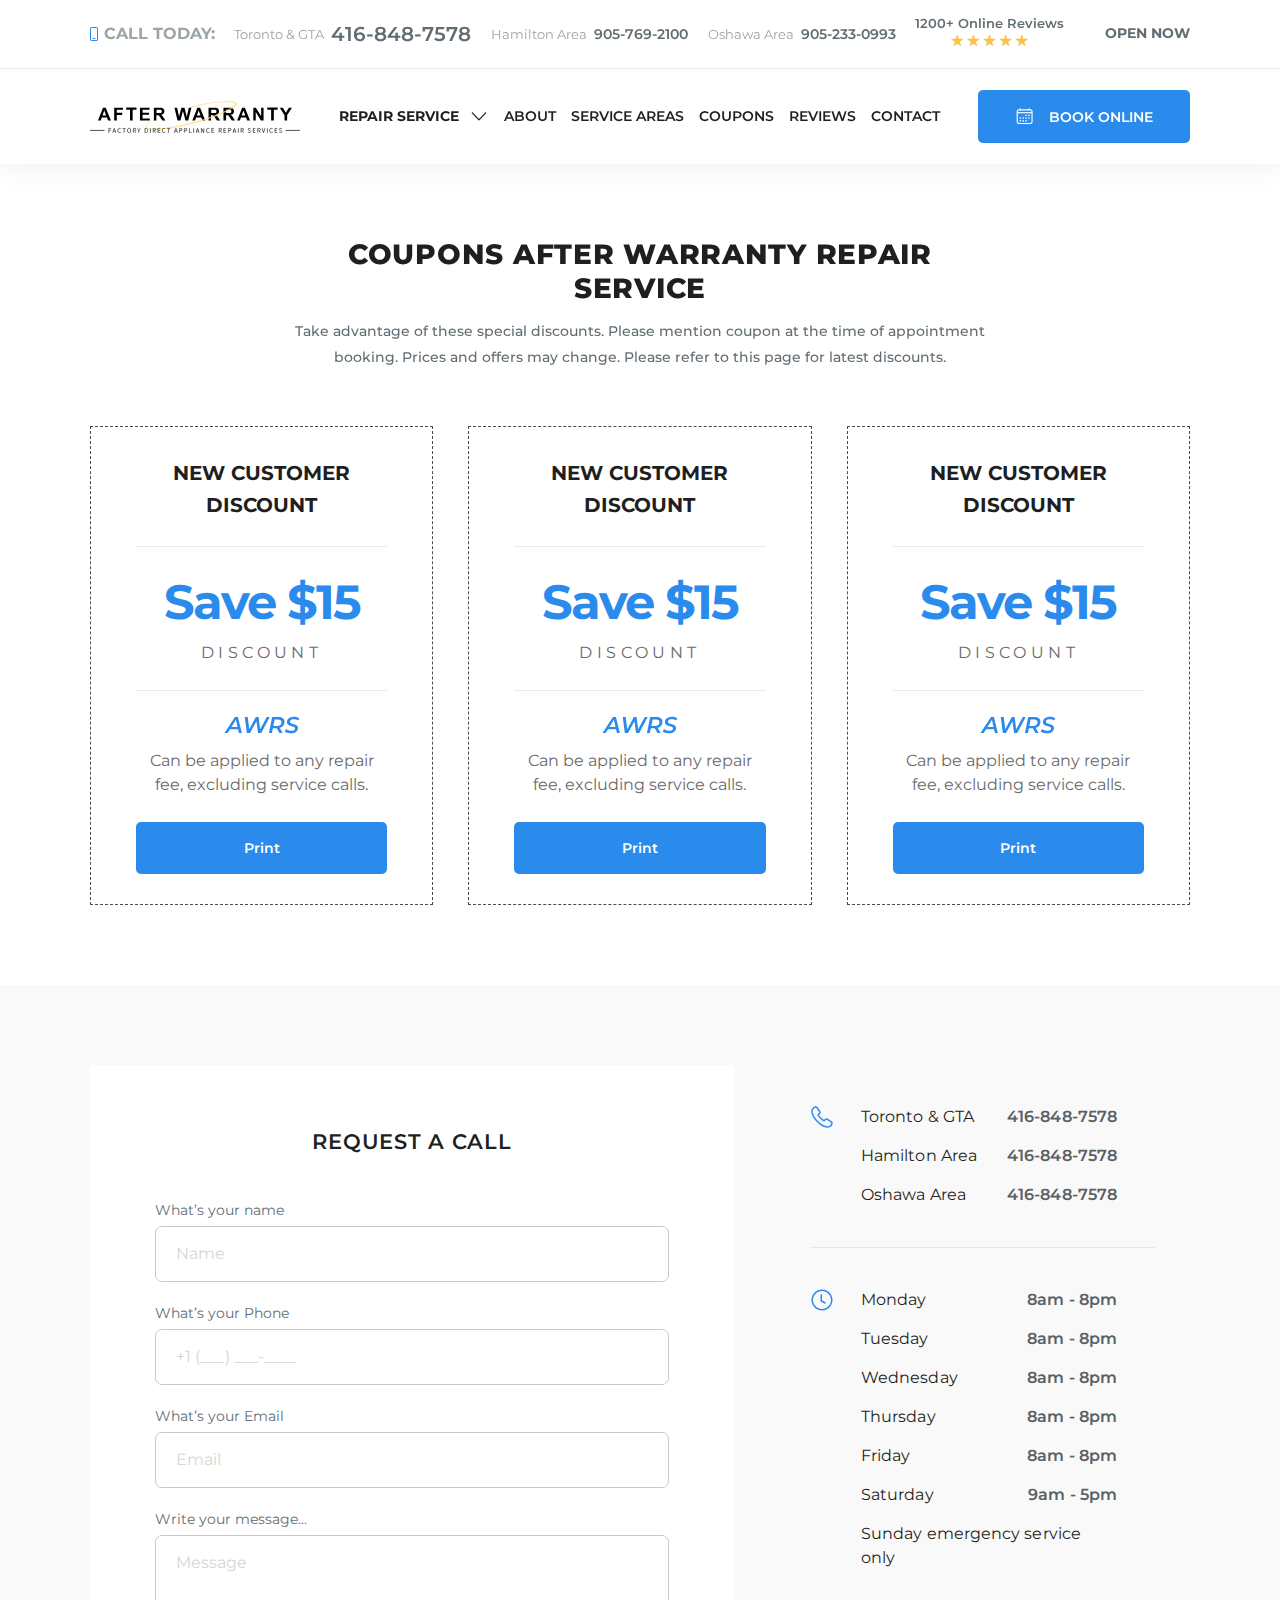
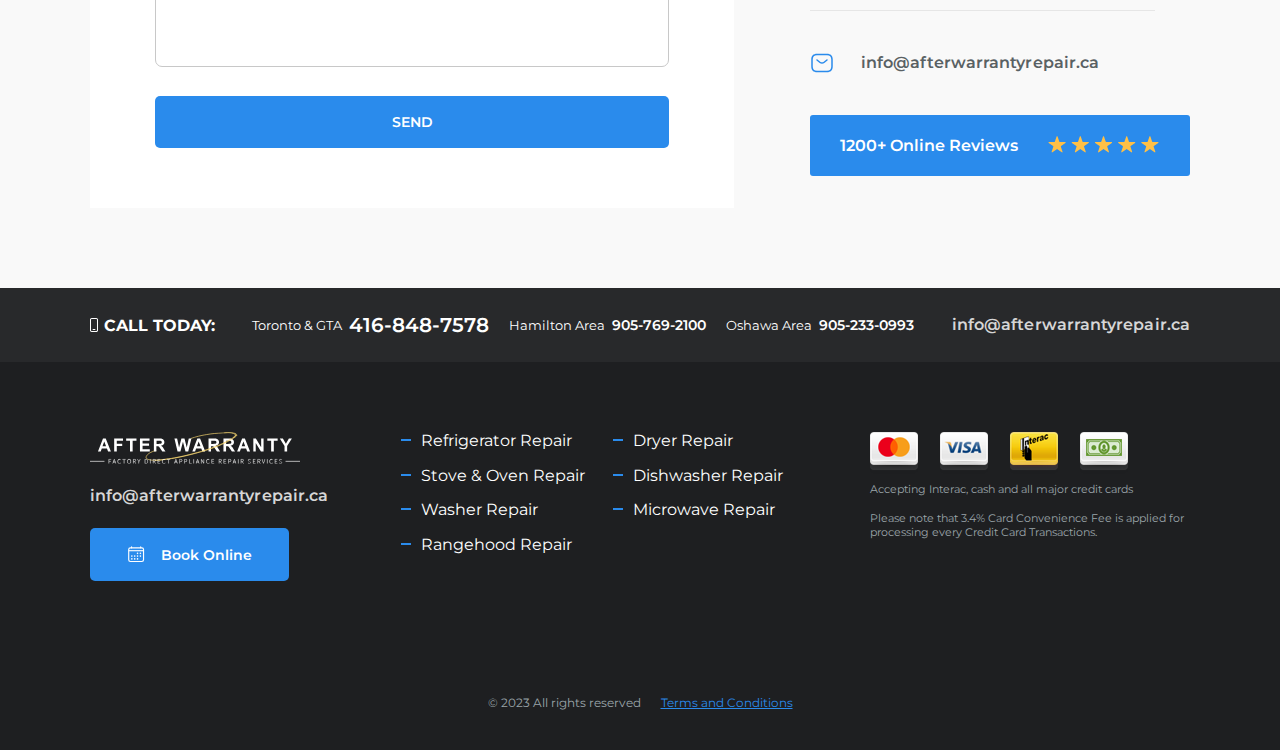
<file: coupons.html>
<!DOCTYPE html>
<html lang="en">
  <head>
  <meta charset="UTF-8" />
  <meta http-equiv="X-UA-Compatible" content="IE=edge" />
  <meta name="viewport" content="width=device-width, initial-scale=1.0" />
  <link rel="preconnect" href="https://fonts.googleapis.com" />
  <link rel="preconnect" href="https://fonts.gstatic.com" crossorigin />
  <link
    href="https://fonts.googleapis.com/css2?family=Montserrat:wght@400;500;600;700;800;900&family=Poppins&display=swap"
    rel="stylesheet"
  />
  <link href="https://unpkg.com/aos@2.3.1/dist/aos.css" rel="stylesheet" />
  <link
    rel="stylesheet"
    href="https://cdn.jsdelivr.net/npm/swiper@9/swiper-bundle.min.css"
  />
  <link rel="stylesheet" href="https://cdn.jsdelivr.net/npm/@fancyapps/ui/dist/fancybox.css?_v=20221012131834" />
  <link rel="icon" href="../img/header/logo.svg" type="image/svg" />
  <link rel="stylesheet" href="css/style.min.css" />
  <title>AWRS | Coupons</title>
</head>




<!-- https://vladk7072.github.io/awrs-dist/
https://vladk7072.github.io/awrs-dist/blog.html
https://vladk7072.github.io/awrs-dist/coupons.html
https://vladk7072.github.io/awrs-dist/dishwasher-repair.html
https://vladk7072.github.io/awrs-dist/dryer-repair.html
https://vladk7072.github.io/awrs-dist/microwave-repair.html
https://vladk7072.github.io/awrs-dist/refrigerator-repair.html
https://vladk7072.github.io/awrs-dist/stove-oven-repair.html
https://vladk7072.github.io/awrs-dist/top-rated.html
https://vladk7072.github.io/awrs-dist/washing-machine-repair.html -->

  <body>
    <div class="wrapper">
      <header class="header">
  <div class="header__pretop-inner">
    <div class="container">
      <div class="header__wrapper">
        <div class="header__pretop">
          <div class="header__pretop-logo">
            <svg
              width="8"
              height="14"
              viewBox="0 0 8 14"
              fill="none"
              xmlns="http://www.w3.org/2000/svg"
            >
              <path
                d="M3 11C2.86739 11 2.74021 11.0527 2.64645 11.1464C2.55268 11.2402 2.5 11.3674 2.5 11.5C2.5 11.6326 2.55268 11.7598 2.64645 11.8536C2.74021 11.9473 2.86739 12 3 12H5C5.13261 12 5.25979 11.9473 5.35355 11.8536C5.44732 11.7598 5.5 11.6326 5.5 11.5C5.5 11.3674 5.44732 11.2402 5.35355 11.1464C5.25979 11.0527 5.13261 11 5 11H3ZM1.75 0C1.28587 0 0.840752 0.184374 0.512563 0.512563C0.184375 0.840752 0 1.28587 0 1.75V12.25C0 13.216 0.784 14 1.75 14H6.25C6.71413 14 7.15925 13.8156 7.48744 13.4874C7.81563 13.1592 8 12.7141 8 12.25V1.75C8 1.28587 7.81563 0.840752 7.48744 0.512563C7.15925 0.184374 6.71413 0 6.25 0H1.75ZM1 1.75C1 1.55109 1.07902 1.36032 1.21967 1.21967C1.36032 1.07902 1.55109 1 1.75 1H6.25C6.44891 1 6.63968 1.07902 6.78033 1.21967C6.92098 1.36032 7 1.55109 7 1.75V12.25C7 12.4489 6.92098 12.6397 6.78033 12.7803C6.63968 12.921 6.44891 13 6.25 13H1.75C1.55109 13 1.36032 12.921 1.21967 12.7803C1.07902 12.6397 1 12.4489 1 12.25V1.75Z"
                fill="#2A8BEC"
              />
            </svg>
            <div class="header__pretop-logo-title">CALL TODAY:</div>
          </div>
          <div class="header__pretop-nums">
            <div class="header__pretop-num">
              <div class="header__pretop-num-title">Toronto & GTA</div>
              <a
                class="header__pretop-num-link header__pretop-num-link--bold"
                href="tel:4168487578"
              >
                416-848-7578
              </a>
            </div>
            <div class="header__pretop-num">
              <div class="header__pretop-num-title">Hamilton Area</div>
              <a class="header__pretop-num-link" href="tel:9057692100">
                905-769-2100
              </a>
            </div>
            <div class="header__pretop-num">
              <div class="header__pretop-num-title">Oshawa Area</div>
              <a class="header__pretop-num-link" href="tel:9052330993">
                905-233-0993
              </a>
            </div>
          </div>
          <div class="header__pretop-starbox">
            <div class="header__pretop-starbox-title">1200+ Online Reviews</div>
            <div class="header__pretop-starbox-stars">
              <svg
                width="79"
                height="15"
                viewBox="0 0 79 15"
                fill="none"
                xmlns="http://www.w3.org/2000/svg"
              >
                <path
                  d="M6.92563 1.02577C7.03054 0.702905 7.48732 0.702904 7.59222 1.02577L8.75385 4.6009C8.80077 4.74529 8.93532 4.84305 9.08714 4.84305H12.8463C13.1857 4.84305 13.3269 5.27747 13.0522 5.47701L10.0111 7.68656C9.88823 7.7758 9.83683 7.93398 9.88375 8.07837L11.0454 11.6535C11.1503 11.9764 10.7807 12.2449 10.5061 12.0453L7.46492 9.83576C7.34209 9.74652 7.17577 9.74652 7.05294 9.83576L4.01176 12.0453C3.73711 12.2449 3.36757 11.9764 3.47248 11.6535L4.63411 8.07837C4.68102 7.93398 4.62963 7.7758 4.5068 7.68656L1.46562 5.47701C1.19097 5.27747 1.33212 4.84305 1.6716 4.84305H5.43071C5.58253 4.84305 5.71709 4.74529 5.76401 4.6009L6.92563 1.02577Z"
                  fill="#FFC046"
                />
                <path
                  d="M23.0458 1.02577C23.1507 0.702905 23.6074 0.702904 23.7123 1.02577L24.874 4.6009C24.9209 4.74529 25.0554 4.84305 25.2073 4.84305H28.9664C29.3059 4.84305 29.447 5.27747 29.1724 5.47701L26.1312 7.68656C26.0083 7.7758 25.957 7.93398 26.0039 8.07837L27.1655 11.6535C27.2704 11.9764 26.9009 12.2449 26.6262 12.0453L23.585 9.83576C23.4622 9.74652 23.2959 9.74652 23.1731 9.83576L20.1319 12.0453C19.8572 12.2449 19.4877 11.9764 19.5926 11.6535L20.7542 8.07837C20.8011 7.93398 20.7497 7.7758 20.6269 7.68656L17.5857 5.47701C17.3111 5.27747 17.4522 4.84305 17.7917 4.84305H21.5508C21.7027 4.84305 21.8372 4.74529 21.8841 4.6009L23.0458 1.02577Z"
                  fill="#FFC046"
                />
                <path
                  d="M39.1668 1.02577C39.2718 0.702905 39.7285 0.702904 39.8334 1.02577L40.9951 4.6009C41.042 4.74529 41.1765 4.84305 41.3284 4.84305H45.0875C45.4269 4.84305 45.5681 5.27747 45.2935 5.47701L42.2523 7.68656C42.1294 7.7758 42.078 7.93398 42.125 8.07837L43.2866 11.6535C43.3915 11.9764 43.022 12.2449 42.7473 12.0453L39.7061 9.83576C39.5833 9.74652 39.417 9.74652 39.2942 9.83576L36.253 12.0453C35.9783 12.2449 35.6088 11.9764 35.7137 11.6535L36.8753 8.07837C36.9222 7.93398 36.8708 7.7758 36.748 7.68656L33.7068 5.47701C33.4322 5.27747 33.5733 4.84305 33.9128 4.84305H37.6719C37.8237 4.84305 37.9583 4.74529 38.0052 4.6009L39.1668 1.02577Z"
                  fill="#FFC046"
                />
                <path
                  d="M55.287 1.02577C55.3919 0.702905 55.8486 0.702904 55.9536 1.02577L57.1152 4.6009C57.1621 4.74529 57.2967 4.84305 57.4485 4.84305H61.2076C61.5471 4.84305 61.6882 5.27747 61.4136 5.47701L58.3724 7.68656C58.2496 7.7758 58.1982 7.93398 58.2451 8.07837L59.4067 11.6535C59.5116 11.9764 59.1421 12.2449 58.8674 12.0453L55.8262 9.83576C55.7034 9.74652 55.5371 9.74652 55.4143 9.83576L52.3731 12.0453C52.0984 12.2449 51.7289 11.9764 51.8338 11.6535L52.9954 8.07837C53.0423 7.93398 52.991 7.7758 52.8681 7.68656L49.8269 5.47701C49.5523 5.27747 49.6934 4.84305 50.0329 4.84305H53.792C53.9439 4.84305 54.0784 4.74529 54.1253 4.6009L55.287 1.02577Z"
                  fill="#FFC046"
                />
                <path
                  d="M71.4081 1.02577C71.513 0.702905 71.9697 0.702904 72.0746 1.02577L73.2363 4.6009C73.2832 4.74529 73.4177 4.84305 73.5696 4.84305H77.3287C77.6682 4.84305 77.8093 5.27747 77.5347 5.47701L74.4935 7.68656C74.3707 7.7758 74.3193 7.93398 74.3662 8.07837L75.5278 11.6535C75.6327 11.9764 75.2632 12.2449 74.9885 12.0453L71.9473 9.83576C71.8245 9.74652 71.6582 9.74652 71.5354 9.83576L68.4942 12.0453C68.2195 12.2449 67.85 11.9764 67.9549 11.6535L69.1165 8.07837C69.1634 7.93398 69.112 7.7758 68.9892 7.68656L65.948 5.47701C65.6734 5.27747 65.8145 4.84305 66.154 4.84305H69.9131C70.065 4.84305 70.1995 4.74529 70.2464 4.6009L71.4081 1.02577Z"
                  fill="#FFC046"
                />
              </svg>
            </div>
          </div>
          <div class="header__pretop-status">
            <span></span>
            Open now
          </div>
        </div>
      </div>
    </div>
  </div>
  <div class="header__line"></div>
  <div class="container">
    <div class="header__top">
      <a href="index.html" class="header__logo">
        <img src="img/header/logo.svg" alt="" />
      </a>
      <nav class="header__top-nav">
        <a href="index.html" class="header__logo header__logo-mob">
          <img src="img/header/logo.svg" alt="" />
        </a>
        <ul class="header__top-list">
          <li
            class="header__top-item header__top-item--havedrop header__top-item--active"
          >
            <div class="header__top-item-link header__top-item-link-drop">
              Repair service
              <svg
                width="20"
                height="20"
                viewBox="0 0 20 20"
                fill="none"
                xmlns="http://www.w3.org/2000/svg"
              >
                <path
                  d="M10.4526 13.275L17.0901 6.30875C17.2009 6.19252 17.2627 6.03809 17.2627 5.8775C17.2627 5.71691 17.2009 5.56249 17.0901 5.44625L17.0826 5.43875C17.0289 5.38221 16.9642 5.33718 16.8925 5.30641C16.8209 5.27565 16.7437 5.25978 16.6657 5.25978C16.5877 5.25978 16.5105 5.27565 16.4389 5.30641C16.3672 5.33718 16.3025 5.38221 16.2488 5.43875L9.99883 11.9987L3.75133 5.43875C3.69761 5.38221 3.63295 5.33718 3.56129 5.30641C3.48962 5.27565 3.41244 5.25978 3.33445 5.25978C3.25646 5.25978 3.17928 5.27565 3.10762 5.30641C3.03595 5.33718 2.97129 5.38221 2.91758 5.43875L2.91008 5.44625C2.79927 5.56248 2.73746 5.71691 2.73746 5.8775C2.73746 6.03809 2.79927 6.19251 2.91008 6.30875L9.54758 13.275C9.60595 13.3363 9.67615 13.385 9.75393 13.4184C9.83172 13.4517 9.91546 13.4689 10.0001 13.4689C10.0847 13.4689 10.1684 13.4517 10.2462 13.4184C10.324 13.385 10.3942 13.3363 10.4526 13.275Z"
                  fill="#1E1F21"
                />
              </svg>
            </div>
            <ul class="header__top-droplist">
              <li class="header__top-droplist-item">
                <a href="refrigerator-repair.html">Refrigerator Repair</a>
              </li>
              <li class="header__top-droplist-item">
                <a href="stove-oven-repair.html">Stove & Oven Repair</a>
              </li>
              <li class="header__top-droplist-item">
                <a href="dryer-repair.html">Dryer Repair</a>
              </li>
              <li class="header__top-droplist-item">
                <a href="washing-machine-repair.html">Washer Repair</a>
              </li>
              <li class="header__top-droplist-item">
                <a href="dishwasher-repair.html">Dishwasher Repair</a>
              </li>
              <li class="header__top-droplist-item">
                <a href="microwave-repair.html">Microwave Repair</a>
              </li>
            </ul>
          </li>
          <li class="header__top-item">
            <a class="header__top-item-link" href="#"> About </a>
          </li>
          <li class="header__top-item">
            <a class="header__top-item-link" href="#"> Service Areas </a>
          </li>
          <li class="header__top-item">
            <a class="header__top-item-link" href="coupons.html"> Coupons </a>
          </li>
          <li class="header__top-item">
            <a class="header__top-item-link" href="top-rated.html"> Reviews </a>
          </li>
          <li class="header__top-item">
            <a class="header__top-item-link" href="#"> Contact </a>
          </li>
        </ul>
        <div class="header__pretop header__pretop-mob">
          <div class="header__pretop-logo">
            <svg
              width="8"
              height="14"
              viewBox="0 0 8 14"
              fill="none"
              xmlns="http://www.w3.org/2000/svg"
            >
              <path
                d="M3 11C2.86739 11 2.74021 11.0527 2.64645 11.1464C2.55268 11.2402 2.5 11.3674 2.5 11.5C2.5 11.6326 2.55268 11.7598 2.64645 11.8536C2.74021 11.9473 2.86739 12 3 12H5C5.13261 12 5.25979 11.9473 5.35355 11.8536C5.44732 11.7598 5.5 11.6326 5.5 11.5C5.5 11.3674 5.44732 11.2402 5.35355 11.1464C5.25979 11.0527 5.13261 11 5 11H3ZM1.75 0C1.28587 0 0.840752 0.184374 0.512563 0.512563C0.184375 0.840752 0 1.28587 0 1.75V12.25C0 13.216 0.784 14 1.75 14H6.25C6.71413 14 7.15925 13.8156 7.48744 13.4874C7.81563 13.1592 8 12.7141 8 12.25V1.75C8 1.28587 7.81563 0.840752 7.48744 0.512563C7.15925 0.184374 6.71413 0 6.25 0H1.75ZM1 1.75C1 1.55109 1.07902 1.36032 1.21967 1.21967C1.36032 1.07902 1.55109 1 1.75 1H6.25C6.44891 1 6.63968 1.07902 6.78033 1.21967C6.92098 1.36032 7 1.55109 7 1.75V12.25C7 12.4489 6.92098 12.6397 6.78033 12.7803C6.63968 12.921 6.44891 13 6.25 13H1.75C1.55109 13 1.36032 12.921 1.21967 12.7803C1.07902 12.6397 1 12.4489 1 12.25V1.75Z"
                fill="#2A8BEC"
              />
            </svg>
            <div class="header__pretop-logo-title">CALL TODAY:</div>
          </div>
          <div class="header__pretop-nums">
            <div class="header__pretop-num">
              <div class="header__pretop-num-title">Toronto & GTA</div>
              <a
                class="header__pretop-num-link header__pretop-num-link--bold"
                href="tel:4168487578"
              >
                416-848-7578
              </a>
            </div>
            <div class="header__pretop-num">
              <div class="header__pretop-num-title">Hamilton Area</div>
              <a class="header__pretop-num-link" href="tel:9057692100">
                905-769-2100
              </a>
            </div>
            <div class="header__pretop-num">
              <div class="header__pretop-num-title">Oshawa Area</div>
              <a class="header__pretop-num-link" href="tel:9052330993">
                905-233-0993
              </a>
            </div>
          </div>
          <a
            class="header__button header__button-mob button"
            href="#contact-form"
          >
            <svg
              width="19"
              height="19"
              viewBox="0 0 19 19"
              fill="none"
              xmlns="http://www.w3.org/2000/svg"
            >
              <path
                d="M15.3281 2.85156H3.92188C2.97695 2.85156 2.21094 3.61758 2.21094 4.5625V14.8281C2.21094 15.773 2.97695 16.5391 3.92188 16.5391H15.3281C16.273 16.5391 17.0391 15.773 17.0391 14.8281V4.5625C17.0391 3.61758 16.273 2.85156 15.3281 2.85156Z"
                stroke="white"
                stroke-width="1.14062"
                stroke-linejoin="round"
              />
              <path
                d="M11.0508 9.125C11.5232 9.125 11.9062 8.74199 11.9062 8.26953C11.9062 7.79707 11.5232 7.41406 11.0508 7.41406C10.5783 7.41406 10.1953 7.79707 10.1953 8.26953C10.1953 8.74199 10.5783 9.125 11.0508 9.125Z"
                fill="white"
              />
              <path
                d="M13.9023 9.125C14.3748 9.125 14.7578 8.74199 14.7578 8.26953C14.7578 7.79707 14.3748 7.41406 13.9023 7.41406C13.4299 7.41406 13.0469 7.79707 13.0469 8.26953C13.0469 8.74199 13.4299 9.125 13.9023 9.125Z"
                fill="white"
              />
              <path
                d="M11.0508 11.9766C11.5232 11.9766 11.9062 11.5936 11.9062 11.1211C11.9062 10.6486 11.5232 10.2656 11.0508 10.2656C10.5783 10.2656 10.1953 10.6486 10.1953 11.1211C10.1953 11.5936 10.5783 11.9766 11.0508 11.9766Z"
                fill="white"
              />
              <path
                d="M13.9023 11.9766C14.3748 11.9766 14.7578 11.5936 14.7578 11.1211C14.7578 10.6486 14.3748 10.2656 13.9023 10.2656C13.4299 10.2656 13.0469 10.6486 13.0469 11.1211C13.0469 11.5936 13.4299 11.9766 13.9023 11.9766Z"
                fill="white"
              />
              <path
                d="M5.34766 11.9766C5.82012 11.9766 6.20312 11.5936 6.20312 11.1211C6.20312 10.6486 5.82012 10.2656 5.34766 10.2656C4.87519 10.2656 4.49219 10.6486 4.49219 11.1211C4.49219 11.5936 4.87519 11.9766 5.34766 11.9766Z"
                fill="white"
              />
              <path
                d="M8.19922 11.9766C8.67168 11.9766 9.05469 11.5936 9.05469 11.1211C9.05469 10.6486 8.67168 10.2656 8.19922 10.2656C7.72676 10.2656 7.34375 10.6486 7.34375 11.1211C7.34375 11.5936 7.72676 11.9766 8.19922 11.9766Z"
                fill="white"
              />
              <path
                d="M5.34766 14.8281C5.82012 14.8281 6.20312 14.4451 6.20312 13.9727C6.20312 13.5002 5.82012 13.1172 5.34766 13.1172C4.87519 13.1172 4.49219 13.5002 4.49219 13.9727C4.49219 14.4451 4.87519 14.8281 5.34766 14.8281Z"
                fill="white"
              />
              <path
                d="M8.19922 14.8281C8.67168 14.8281 9.05469 14.4451 9.05469 13.9727C9.05469 13.5002 8.67168 13.1172 8.19922 13.1172C7.72676 13.1172 7.34375 13.5002 7.34375 13.9727C7.34375 14.4451 7.72676 14.8281 8.19922 14.8281Z"
                fill="white"
              />
              <path
                d="M11.0508 14.8281C11.5232 14.8281 11.9062 14.4451 11.9062 13.9727C11.9062 13.5002 11.5232 13.1172 11.0508 13.1172C10.5783 13.1172 10.1953 13.5002 10.1953 13.9727C10.1953 14.4451 10.5783 14.8281 11.0508 14.8281Z"
                fill="white"
              />
              <path
                d="M5.0625 1.71094V2.85156M14.1875 1.71094V2.85156"
                stroke="white"
                stroke-width="1.14062"
                stroke-linecap="round"
                stroke-linejoin="round"
              />
              <path
                d="M17.0391 5.70312H2.21094"
                stroke="white"
                stroke-width="1.14062"
                stroke-linejoin="round"
              />
            </svg>
            Book Online
          </a>
          <div class="header__pretop-starbox">
            <div class="header__pretop-starbox-title">1200+ Online Reviews</div>
            <div class="header__pretop-starbox-stars">
              <svg
                width="79"
                height="15"
                viewBox="0 0 79 15"
                fill="none"
                xmlns="http://www.w3.org/2000/svg"
              >
                <path
                  d="M6.92563 1.02577C7.03054 0.702905 7.48732 0.702904 7.59222 1.02577L8.75385 4.6009C8.80077 4.74529 8.93532 4.84305 9.08714 4.84305H12.8463C13.1857 4.84305 13.3269 5.27747 13.0522 5.47701L10.0111 7.68656C9.88823 7.7758 9.83683 7.93398 9.88375 8.07837L11.0454 11.6535C11.1503 11.9764 10.7807 12.2449 10.5061 12.0453L7.46492 9.83576C7.34209 9.74652 7.17577 9.74652 7.05294 9.83576L4.01176 12.0453C3.73711 12.2449 3.36757 11.9764 3.47248 11.6535L4.63411 8.07837C4.68102 7.93398 4.62963 7.7758 4.5068 7.68656L1.46562 5.47701C1.19097 5.27747 1.33212 4.84305 1.6716 4.84305H5.43071C5.58253 4.84305 5.71709 4.74529 5.76401 4.6009L6.92563 1.02577Z"
                  fill="#FFC046"
                />
                <path
                  d="M23.0458 1.02577C23.1507 0.702905 23.6074 0.702904 23.7123 1.02577L24.874 4.6009C24.9209 4.74529 25.0554 4.84305 25.2073 4.84305H28.9664C29.3059 4.84305 29.447 5.27747 29.1724 5.47701L26.1312 7.68656C26.0083 7.7758 25.957 7.93398 26.0039 8.07837L27.1655 11.6535C27.2704 11.9764 26.9009 12.2449 26.6262 12.0453L23.585 9.83576C23.4622 9.74652 23.2959 9.74652 23.1731 9.83576L20.1319 12.0453C19.8572 12.2449 19.4877 11.9764 19.5926 11.6535L20.7542 8.07837C20.8011 7.93398 20.7497 7.7758 20.6269 7.68656L17.5857 5.47701C17.3111 5.27747 17.4522 4.84305 17.7917 4.84305H21.5508C21.7027 4.84305 21.8372 4.74529 21.8841 4.6009L23.0458 1.02577Z"
                  fill="#FFC046"
                />
                <path
                  d="M39.1668 1.02577C39.2718 0.702905 39.7285 0.702904 39.8334 1.02577L40.9951 4.6009C41.042 4.74529 41.1765 4.84305 41.3284 4.84305H45.0875C45.4269 4.84305 45.5681 5.27747 45.2935 5.47701L42.2523 7.68656C42.1294 7.7758 42.078 7.93398 42.125 8.07837L43.2866 11.6535C43.3915 11.9764 43.022 12.2449 42.7473 12.0453L39.7061 9.83576C39.5833 9.74652 39.417 9.74652 39.2942 9.83576L36.253 12.0453C35.9783 12.2449 35.6088 11.9764 35.7137 11.6535L36.8753 8.07837C36.9222 7.93398 36.8708 7.7758 36.748 7.68656L33.7068 5.47701C33.4322 5.27747 33.5733 4.84305 33.9128 4.84305H37.6719C37.8237 4.84305 37.9583 4.74529 38.0052 4.6009L39.1668 1.02577Z"
                  fill="#FFC046"
                />
                <path
                  d="M55.287 1.02577C55.3919 0.702905 55.8486 0.702904 55.9536 1.02577L57.1152 4.6009C57.1621 4.74529 57.2967 4.84305 57.4485 4.84305H61.2076C61.5471 4.84305 61.6882 5.27747 61.4136 5.47701L58.3724 7.68656C58.2496 7.7758 58.1982 7.93398 58.2451 8.07837L59.4067 11.6535C59.5116 11.9764 59.1421 12.2449 58.8674 12.0453L55.8262 9.83576C55.7034 9.74652 55.5371 9.74652 55.4143 9.83576L52.3731 12.0453C52.0984 12.2449 51.7289 11.9764 51.8338 11.6535L52.9954 8.07837C53.0423 7.93398 52.991 7.7758 52.8681 7.68656L49.8269 5.47701C49.5523 5.27747 49.6934 4.84305 50.0329 4.84305H53.792C53.9439 4.84305 54.0784 4.74529 54.1253 4.6009L55.287 1.02577Z"
                  fill="#FFC046"
                />
                <path
                  d="M71.4081 1.02577C71.513 0.702905 71.9697 0.702904 72.0746 1.02577L73.2363 4.6009C73.2832 4.74529 73.4177 4.84305 73.5696 4.84305H77.3287C77.6682 4.84305 77.8093 5.27747 77.5347 5.47701L74.4935 7.68656C74.3707 7.7758 74.3193 7.93398 74.3662 8.07837L75.5278 11.6535C75.6327 11.9764 75.2632 12.2449 74.9885 12.0453L71.9473 9.83576C71.8245 9.74652 71.6582 9.74652 71.5354 9.83576L68.4942 12.0453C68.2195 12.2449 67.85 11.9764 67.9549 11.6535L69.1165 8.07837C69.1634 7.93398 69.112 7.7758 68.9892 7.68656L65.948 5.47701C65.6734 5.27747 65.8145 4.84305 66.154 4.84305H69.9131C70.065 4.84305 70.1995 4.74529 70.2464 4.6009L71.4081 1.02577Z"
                  fill="#FFC046"
                />
              </svg>
            </div>
          </div>
          <div class="header__pretop-status">
            <span></span>
            Open now
          </div>
        </div>
      </nav>
      <a
        class="header__button button"
        style="text-transform: uppercase"
        href="#contact-form"
      >
        <svg
          width="19"
          height="19"
          viewBox="0 0 19 19"
          fill="none"
          xmlns="http://www.w3.org/2000/svg"
        >
          <path
            d="M15.3281 2.85156H3.92188C2.97695 2.85156 2.21094 3.61758 2.21094 4.5625V14.8281C2.21094 15.773 2.97695 16.5391 3.92188 16.5391H15.3281C16.273 16.5391 17.0391 15.773 17.0391 14.8281V4.5625C17.0391 3.61758 16.273 2.85156 15.3281 2.85156Z"
            stroke="white"
            stroke-width="1.14062"
            stroke-linejoin="round"
          />
          <path
            d="M11.0508 9.125C11.5232 9.125 11.9062 8.74199 11.9062 8.26953C11.9062 7.79707 11.5232 7.41406 11.0508 7.41406C10.5783 7.41406 10.1953 7.79707 10.1953 8.26953C10.1953 8.74199 10.5783 9.125 11.0508 9.125Z"
            fill="white"
          />
          <path
            d="M13.9023 9.125C14.3748 9.125 14.7578 8.74199 14.7578 8.26953C14.7578 7.79707 14.3748 7.41406 13.9023 7.41406C13.4299 7.41406 13.0469 7.79707 13.0469 8.26953C13.0469 8.74199 13.4299 9.125 13.9023 9.125Z"
            fill="white"
          />
          <path
            d="M11.0508 11.9766C11.5232 11.9766 11.9062 11.5936 11.9062 11.1211C11.9062 10.6486 11.5232 10.2656 11.0508 10.2656C10.5783 10.2656 10.1953 10.6486 10.1953 11.1211C10.1953 11.5936 10.5783 11.9766 11.0508 11.9766Z"
            fill="white"
          />
          <path
            d="M13.9023 11.9766C14.3748 11.9766 14.7578 11.5936 14.7578 11.1211C14.7578 10.6486 14.3748 10.2656 13.9023 10.2656C13.4299 10.2656 13.0469 10.6486 13.0469 11.1211C13.0469 11.5936 13.4299 11.9766 13.9023 11.9766Z"
            fill="white"
          />
          <path
            d="M5.34766 11.9766C5.82012 11.9766 6.20312 11.5936 6.20312 11.1211C6.20312 10.6486 5.82012 10.2656 5.34766 10.2656C4.87519 10.2656 4.49219 10.6486 4.49219 11.1211C4.49219 11.5936 4.87519 11.9766 5.34766 11.9766Z"
            fill="white"
          />
          <path
            d="M8.19922 11.9766C8.67168 11.9766 9.05469 11.5936 9.05469 11.1211C9.05469 10.6486 8.67168 10.2656 8.19922 10.2656C7.72676 10.2656 7.34375 10.6486 7.34375 11.1211C7.34375 11.5936 7.72676 11.9766 8.19922 11.9766Z"
            fill="white"
          />
          <path
            d="M5.34766 14.8281C5.82012 14.8281 6.20312 14.4451 6.20312 13.9727C6.20312 13.5002 5.82012 13.1172 5.34766 13.1172C4.87519 13.1172 4.49219 13.5002 4.49219 13.9727C4.49219 14.4451 4.87519 14.8281 5.34766 14.8281Z"
            fill="white"
          />
          <path
            d="M8.19922 14.8281C8.67168 14.8281 9.05469 14.4451 9.05469 13.9727C9.05469 13.5002 8.67168 13.1172 8.19922 13.1172C7.72676 13.1172 7.34375 13.5002 7.34375 13.9727C7.34375 14.4451 7.72676 14.8281 8.19922 14.8281Z"
            fill="white"
          />
          <path
            d="M11.0508 14.8281C11.5232 14.8281 11.9062 14.4451 11.9062 13.9727C11.9062 13.5002 11.5232 13.1172 11.0508 13.1172C10.5783 13.1172 10.1953 13.5002 10.1953 13.9727C10.1953 14.4451 10.5783 14.8281 11.0508 14.8281Z"
            fill="white"
          />
          <path
            d="M5.0625 1.71094V2.85156M14.1875 1.71094V2.85156"
            stroke="white"
            stroke-width="1.14062"
            stroke-linecap="round"
            stroke-linejoin="round"
          />
          <path
            d="M17.0391 5.70312H2.21094"
            stroke="white"
            stroke-width="1.14062"
            stroke-linejoin="round"
          />
        </svg>
        Book Online
      </a>
      <div class="header__burger">
        <div class="header__burger-btn">
          <span></span>
        </div>
      </div>
    </div>
  </div>
  <div class="header__mobile">
    <div class="header__mobile-phone">
      <a class="header__mobile-phone-link" href="tel:4168487578">
        <div class="header__mobile-img">
          <svg
            width="8"
            height="14"
            viewBox="0 0 8 14"
            fill="none"
            xmlns="http://www.w3.org/2000/svg"
          >
            <path
              d="M3 11C2.86739 11 2.74021 11.0527 2.64645 11.1464C2.55268 11.2402 2.5 11.3674 2.5 11.5C2.5 11.6326 2.55268 11.7598 2.64645 11.8536C2.74021 11.9473 2.86739 12 3 12H5C5.13261 12 5.25979 11.9473 5.35355 11.8536C5.44732 11.7598 5.5 11.6326 5.5 11.5C5.5 11.3674 5.44732 11.2402 5.35355 11.1464C5.25979 11.0527 5.13261 11 5 11H3ZM1.75 0C1.28587 0 0.840752 0.184374 0.512563 0.512563C0.184375 0.840752 0 1.28587 0 1.75V12.25C0 13.216 0.784 14 1.75 14H6.25C6.71413 14 7.15925 13.8156 7.48744 13.4874C7.81563 13.1592 8 12.7141 8 12.25V1.75C8 1.28587 7.81563 0.840752 7.48744 0.512563C7.15925 0.184374 6.71413 0 6.25 0H1.75ZM1 1.75C1 1.55109 1.07902 1.36032 1.21967 1.21967C1.36032 1.07902 1.55109 1 1.75 1H6.25C6.44891 1 6.63968 1.07902 6.78033 1.21967C6.92098 1.36032 7 1.55109 7 1.75V12.25C7 12.4489 6.92098 12.6397 6.78033 12.7803C6.63968 12.921 6.44891 13 6.25 13H1.75C1.55109 13 1.36032 12.921 1.21967 12.7803C1.07902 12.6397 1 12.4489 1 12.25V1.75Z"
              fill="#2A8BEC"
            />
          </svg>
        </div>
        <div class="header__mobile-box">
          <div class="header__mobile-title">Toronto & GTA</div>
          <div class="header__mobile-num">416-848-7578</div>
        </div>
      </a>
      <div class="header__mobile-arrow">
        <svg
          width="20"
          height="20"
          viewBox="0 0 20 20"
          fill="none"
          xmlns="http://www.w3.org/2000/svg"
        >
          <path
            d="M10.4526 13.275L17.0901 6.30875C17.2009 6.19252 17.2627 6.03809 17.2627 5.8775C17.2627 5.71691 17.2009 5.56249 17.0901 5.44625L17.0826 5.43875C17.0289 5.38221 16.9642 5.33718 16.8925 5.30641C16.8209 5.27565 16.7437 5.25978 16.6657 5.25978C16.5877 5.25978 16.5105 5.27565 16.4389 5.30641C16.3672 5.33718 16.3025 5.38221 16.2488 5.43875L9.99883 11.9987L3.75133 5.43875C3.69761 5.38221 3.63295 5.33718 3.56129 5.30641C3.48962 5.27565 3.41244 5.25978 3.33445 5.25978C3.25646 5.25978 3.17928 5.27565 3.10762 5.30641C3.03595 5.33718 2.97129 5.38221 2.91758 5.43875L2.91008 5.44625C2.79927 5.56248 2.73746 5.71691 2.73746 5.8775C2.73746 6.03809 2.79927 6.19251 2.91008 6.30875L9.54758 13.275C9.60595 13.3363 9.67615 13.385 9.75393 13.4184C9.83172 13.4517 9.91546 13.4689 10.0001 13.4689C10.0847 13.4689 10.1684 13.4517 10.2462 13.4184C10.324 13.385 10.3942 13.3363 10.4526 13.275Z"
            fill="#1E1F21"
          />
        </svg>
      </div>
    </div>
    <a class="header__mobile-btn" href="#contact-form">
      <svg
        width="19"
        height="19"
        viewBox="0 0 19 19"
        fill="none"
        xmlns="http://www.w3.org/2000/svg"
      >
        <path
          d="M15.3281 2.85156H3.92188C2.97695 2.85156 2.21094 3.61758 2.21094 4.5625V14.8281C2.21094 15.773 2.97695 16.5391 3.92188 16.5391H15.3281C16.273 16.5391 17.0391 15.773 17.0391 14.8281V4.5625C17.0391 3.61758 16.273 2.85156 15.3281 2.85156Z"
          stroke="white"
          stroke-width="1.14062"
          stroke-linejoin="round"
        />
        <path
          d="M11.0508 9.125C11.5232 9.125 11.9062 8.74199 11.9062 8.26953C11.9062 7.79707 11.5232 7.41406 11.0508 7.41406C10.5783 7.41406 10.1953 7.79707 10.1953 8.26953C10.1953 8.74199 10.5783 9.125 11.0508 9.125Z"
          fill="white"
        />
        <path
          d="M13.9023 9.125C14.3748 9.125 14.7578 8.74199 14.7578 8.26953C14.7578 7.79707 14.3748 7.41406 13.9023 7.41406C13.4299 7.41406 13.0469 7.79707 13.0469 8.26953C13.0469 8.74199 13.4299 9.125 13.9023 9.125Z"
          fill="white"
        />
        <path
          d="M11.0508 11.9766C11.5232 11.9766 11.9062 11.5936 11.9062 11.1211C11.9062 10.6486 11.5232 10.2656 11.0508 10.2656C10.5783 10.2656 10.1953 10.6486 10.1953 11.1211C10.1953 11.5936 10.5783 11.9766 11.0508 11.9766Z"
          fill="white"
        />
        <path
          d="M13.9023 11.9766C14.3748 11.9766 14.7578 11.5936 14.7578 11.1211C14.7578 10.6486 14.3748 10.2656 13.9023 10.2656C13.4299 10.2656 13.0469 10.6486 13.0469 11.1211C13.0469 11.5936 13.4299 11.9766 13.9023 11.9766Z"
          fill="white"
        />
        <path
          d="M5.34766 11.9766C5.82012 11.9766 6.20312 11.5936 6.20312 11.1211C6.20312 10.6486 5.82012 10.2656 5.34766 10.2656C4.87519 10.2656 4.49219 10.6486 4.49219 11.1211C4.49219 11.5936 4.87519 11.9766 5.34766 11.9766Z"
          fill="white"
        />
        <path
          d="M8.19922 11.9766C8.67168 11.9766 9.05469 11.5936 9.05469 11.1211C9.05469 10.6486 8.67168 10.2656 8.19922 10.2656C7.72676 10.2656 7.34375 10.6486 7.34375 11.1211C7.34375 11.5936 7.72676 11.9766 8.19922 11.9766Z"
          fill="white"
        />
        <path
          d="M5.34766 14.8281C5.82012 14.8281 6.20312 14.4451 6.20312 13.9727C6.20312 13.5002 5.82012 13.1172 5.34766 13.1172C4.87519 13.1172 4.49219 13.5002 4.49219 13.9727C4.49219 14.4451 4.87519 14.8281 5.34766 14.8281Z"
          fill="white"
        />
        <path
          d="M8.19922 14.8281C8.67168 14.8281 9.05469 14.4451 9.05469 13.9727C9.05469 13.5002 8.67168 13.1172 8.19922 13.1172C7.72676 13.1172 7.34375 13.5002 7.34375 13.9727C7.34375 14.4451 7.72676 14.8281 8.19922 14.8281Z"
          fill="white"
        />
        <path
          d="M11.0508 14.8281C11.5232 14.8281 11.9062 14.4451 11.9062 13.9727C11.9062 13.5002 11.5232 13.1172 11.0508 13.1172C10.5783 13.1172 10.1953 13.5002 10.1953 13.9727C10.1953 14.4451 10.5783 14.8281 11.0508 14.8281Z"
          fill="white"
        />
        <path
          d="M5.0625 1.71094V2.85156M14.1875 1.71094V2.85156"
          stroke="white"
          stroke-width="1.14062"
          stroke-linecap="round"
          stroke-linejoin="round"
        />
        <path
          d="M17.0391 5.70312H2.21094"
          stroke="white"
          stroke-width="1.14062"
          stroke-linejoin="round"
        />
      </svg>
      Book Appoiment
    </a>
    <div class="header__mobile-list">
      <a class="header__mobile-phone-link header__mobile-list-item" href="tel:4168487578">
        <div class="header__mobile-img">
          <svg
            width="8"
            height="14"
            viewBox="0 0 8 14"
            fill="none"
            xmlns="http://www.w3.org/2000/svg"
          >
            <path
              d="M3 11C2.86739 11 2.74021 11.0527 2.64645 11.1464C2.55268 11.2402 2.5 11.3674 2.5 11.5C2.5 11.6326 2.55268 11.7598 2.64645 11.8536C2.74021 11.9473 2.86739 12 3 12H5C5.13261 12 5.25979 11.9473 5.35355 11.8536C5.44732 11.7598 5.5 11.6326 5.5 11.5C5.5 11.3674 5.44732 11.2402 5.35355 11.1464C5.25979 11.0527 5.13261 11 5 11H3ZM1.75 0C1.28587 0 0.840752 0.184374 0.512563 0.512563C0.184375 0.840752 0 1.28587 0 1.75V12.25C0 13.216 0.784 14 1.75 14H6.25C6.71413 14 7.15925 13.8156 7.48744 13.4874C7.81563 13.1592 8 12.7141 8 12.25V1.75C8 1.28587 7.81563 0.840752 7.48744 0.512563C7.15925 0.184374 6.71413 0 6.25 0H1.75ZM1 1.75C1 1.55109 1.07902 1.36032 1.21967 1.21967C1.36032 1.07902 1.55109 1 1.75 1H6.25C6.44891 1 6.63968 1.07902 6.78033 1.21967C6.92098 1.36032 7 1.55109 7 1.75V12.25C7 12.4489 6.92098 12.6397 6.78033 12.7803C6.63968 12.921 6.44891 13 6.25 13H1.75C1.55109 13 1.36032 12.921 1.21967 12.7803C1.07902 12.6397 1 12.4489 1 12.25V1.75Z"
              fill="#2A8BEC"
            />
          </svg>
        </div>
        <div class="header__mobile-box">
          <div class="header__mobile-title">Hamilton Area</div>
          <div class="header__mobile-num">905-769-2100</div>
        </div>
      </a>
      <a class="header__mobile-phone-link header__mobile-list-item" href="tel:4168487578">
        <div class="header__mobile-img">
          <svg
            width="8"
            height="14"
            viewBox="0 0 8 14"
            fill="none"
            xmlns="http://www.w3.org/2000/svg"
          >
            <path
              d="M3 11C2.86739 11 2.74021 11.0527 2.64645 11.1464C2.55268 11.2402 2.5 11.3674 2.5 11.5C2.5 11.6326 2.55268 11.7598 2.64645 11.8536C2.74021 11.9473 2.86739 12 3 12H5C5.13261 12 5.25979 11.9473 5.35355 11.8536C5.44732 11.7598 5.5 11.6326 5.5 11.5C5.5 11.3674 5.44732 11.2402 5.35355 11.1464C5.25979 11.0527 5.13261 11 5 11H3ZM1.75 0C1.28587 0 0.840752 0.184374 0.512563 0.512563C0.184375 0.840752 0 1.28587 0 1.75V12.25C0 13.216 0.784 14 1.75 14H6.25C6.71413 14 7.15925 13.8156 7.48744 13.4874C7.81563 13.1592 8 12.7141 8 12.25V1.75C8 1.28587 7.81563 0.840752 7.48744 0.512563C7.15925 0.184374 6.71413 0 6.25 0H1.75ZM1 1.75C1 1.55109 1.07902 1.36032 1.21967 1.21967C1.36032 1.07902 1.55109 1 1.75 1H6.25C6.44891 1 6.63968 1.07902 6.78033 1.21967C6.92098 1.36032 7 1.55109 7 1.75V12.25C7 12.4489 6.92098 12.6397 6.78033 12.7803C6.63968 12.921 6.44891 13 6.25 13H1.75C1.55109 13 1.36032 12.921 1.21967 12.7803C1.07902 12.6397 1 12.4489 1 12.25V1.75Z"
              fill="#2A8BEC"
            />
          </svg>
        </div>
        <div class="header__mobile-box">
          <div class="header__mobile-title">Oshawa Area</div>
          <div class="header__mobile-num">905-233-0993</div>
        </div>
      </a>
    </div>
  </div>
</header>


      <main class="main">

        <div class="popup">
          <div class="popup__inner">
            <div class="popup__close">&#10006;</div>
            <div class="popup__wrapper">
              <div class="popup__text">
                You have successfully left an application! <br />Wait for a call
                from us!
              </div>
            </div>
          </div>
        </div>

        <section class="coupons">
          <div class="container">
            <h3
              class="title"
              data-aos="fade-down"
              data-aos-duration="1200"
              data-aos-once="true"
            >
              Coupons After Warranty Repair Service
            </h3>
            <h4
              class="subtitle"
              data-aos="fade-down"
              data-aos-duration="800"
              data-aos-once="true"
            >
              Take advantage of these special discounts. Please mention coupon
              at the time of appointment booking. Prices and offers may change.
              Please refer to this page for latest discounts.
            </h4>
            <div class="coupons__wrapper">
              <div class="coupons__items">
                <div
                  class="coupons__item"
                  data-aos="fade-up"
                  data-aos-duration="1200"
                  data-aos-once="true"
                >
                  <div class="coupons__item-title">New Customer Discount</div>
                  <span></span>
                  <div class="coupons__item-discount-box">
                    <div class="coupons__item-discount-title">Save $15</div>
                    <div class="coupons__item-discount-subtitle">Discount</div>
                  </div>
                  <span></span>
                  <div class="coupons__item-box">
                    <div class="coupons__item-box-title">
                      <svg
                        width="76"
                        height="18"
                        viewBox="0 0 76 18"
                        fill="none"
                        xmlns="http://www.w3.org/2000/svg"
                      >
                        <path
                          d="M0.514135 17.0655L10.9348 1.0337H13.8892L17.8743 17.0655H14.9198L11.5761 2.56817H12.767L3.69759 17.0655H0.514135ZM4.59079 13.3553L5.85043 11.0192H14.4847L14.874 13.3553H4.59079ZM22.8422 17.0655L20.7351 1.0337H23.6896L25.5676 15.5081H24.0331L31.8429 1.0337H34.6141L36.4692 15.5081H35.0263L42.7674 1.0337H45.7218L37.225 17.0655H34.0415L32.2551 4.01103H33.1483L26.0256 17.0655H22.8422ZM44.941 17.0655L48.1473 1.0337H54.3768C56.3159 1.0337 57.8122 1.46121 58.8657 2.31624C59.9345 3.156 60.4689 4.3393 60.4689 5.86614C60.4689 7.20975 60.1559 8.37015 59.5299 9.34733C58.9192 10.3092 58.0413 11.0574 56.8961 11.5918C55.751 12.1109 54.3921 12.3705 52.8195 12.3705H47.5977L49.1322 11.0192L47.9412 17.0655H44.941ZM55.4762 17.0655L52.2011 11.2482H55.3617L58.6367 17.0655H55.4762ZM49.0635 11.3628L48.0557 9.91989H52.9111C54.3616 9.91989 55.4838 9.59926 56.2778 8.95798C57.0717 8.31671 57.4687 7.37771 57.4687 6.14097C57.4687 5.27067 57.171 4.62176 56.5755 4.19425C55.9953 3.76674 55.1555 3.55298 54.0562 3.55298H49.3841L50.9415 2.06431L49.0635 11.3628ZM66.9376 17.2945C66.0979 17.2945 65.281 17.2105 64.4871 17.0426C63.7084 16.8746 62.9908 16.6532 62.3342 16.3784C61.693 16.0883 61.1586 15.7677 60.731 15.4165L61.9907 13.0804C62.4335 13.4469 62.9373 13.7599 63.5023 14.0195C64.0672 14.279 64.6627 14.4775 65.2887 14.6149C65.9299 14.7523 66.5712 14.821 67.2125 14.821C67.9912 14.821 68.6706 14.7294 69.2508 14.5462C69.831 14.363 70.2738 14.1034 70.5792 13.7675C70.8998 13.4316 71.0601 13.027 71.0601 12.5537C71.0601 12.1262 70.9151 11.7826 70.625 11.5231C70.3349 11.2482 69.9455 11.0268 69.4569 10.8589C68.9836 10.6757 68.4568 10.5077 67.8766 10.355C67.3117 10.1871 66.7392 10.0039 66.159 9.80538C65.5788 9.59162 65.052 9.33206 64.5787 9.02669C64.1054 8.70606 63.716 8.30144 63.4106 7.81286C63.1206 7.32427 62.9755 6.71353 62.9755 5.98065C62.9755 4.92713 63.2656 4.01866 63.8458 3.25525C64.4413 2.47656 65.2581 1.87346 66.2964 1.44594C67.3499 1.01843 68.5714 0.804671 69.9608 0.804671C70.999 0.804671 71.9838 0.919184 72.9152 1.14821C73.8466 1.37724 74.6482 1.71314 75.32 2.15592L74.152 4.51489C73.5565 4.11791 72.8847 3.81254 72.1365 3.59878C71.3884 3.38503 70.6097 3.27815 69.8005 3.27815C69.0065 3.27815 68.3194 3.37739 67.7392 3.57588C67.159 3.77437 66.7163 4.0492 66.4109 4.40037C66.1055 4.75155 65.9452 5.16379 65.9299 5.63711C65.9299 6.0799 66.075 6.4387 66.3651 6.71353C66.6552 6.97309 67.0369 7.19449 67.5102 7.37771C67.9835 7.56093 68.5103 7.73651 69.0905 7.90447C69.6707 8.05715 70.2432 8.23274 70.8082 8.43123C71.3884 8.62971 71.9228 8.88164 72.4114 9.18701C72.8999 9.49238 73.2893 9.88172 73.5794 10.355C73.8695 10.8131 74.0145 11.3933 74.0145 12.0956C74.0145 13.1492 73.7168 14.0653 73.1213 14.8439C72.5411 15.6226 71.7166 16.2257 70.6479 16.6532C69.5943 17.0808 68.3576 17.2945 66.9376 17.2945Z"
                          fill="#2A8BEC"
                        />
                      </svg>
                    </div>
                    <p class="coupons__item-box-text">
                      Can be applied to any repair fee, excluding service calls.
                    </p>
                    <a class="button button-100 coupons__item-button" href="#">
                      Print
                    </a>
                  </div>
                </div>
                <div
                  class="coupons__item"
                  data-aos="fade-up"
                  data-aos-duration="800"
                  data-aos-once="true"
                >
                  <div class="coupons__item-title">New Customer Discount</div>
                  <span></span>
                  <div class="coupons__item-discount-box">
                    <div class="coupons__item-discount-title">Save $15</div>
                    <div class="coupons__item-discount-subtitle">Discount</div>
                  </div>
                  <span></span>
                  <div class="coupons__item-box">
                    <div class="coupons__item-box-title">
                      <svg
                        width="76"
                        height="18"
                        viewBox="0 0 76 18"
                        fill="none"
                        xmlns="http://www.w3.org/2000/svg"
                      >
                        <path
                          d="M0.514135 17.0655L10.9348 1.0337H13.8892L17.8743 17.0655H14.9198L11.5761 2.56817H12.767L3.69759 17.0655H0.514135ZM4.59079 13.3553L5.85043 11.0192H14.4847L14.874 13.3553H4.59079ZM22.8422 17.0655L20.7351 1.0337H23.6896L25.5676 15.5081H24.0331L31.8429 1.0337H34.6141L36.4692 15.5081H35.0263L42.7674 1.0337H45.7218L37.225 17.0655H34.0415L32.2551 4.01103H33.1483L26.0256 17.0655H22.8422ZM44.941 17.0655L48.1473 1.0337H54.3768C56.3159 1.0337 57.8122 1.46121 58.8657 2.31624C59.9345 3.156 60.4689 4.3393 60.4689 5.86614C60.4689 7.20975 60.1559 8.37015 59.5299 9.34733C58.9192 10.3092 58.0413 11.0574 56.8961 11.5918C55.751 12.1109 54.3921 12.3705 52.8195 12.3705H47.5977L49.1322 11.0192L47.9412 17.0655H44.941ZM55.4762 17.0655L52.2011 11.2482H55.3617L58.6367 17.0655H55.4762ZM49.0635 11.3628L48.0557 9.91989H52.9111C54.3616 9.91989 55.4838 9.59926 56.2778 8.95798C57.0717 8.31671 57.4687 7.37771 57.4687 6.14097C57.4687 5.27067 57.171 4.62176 56.5755 4.19425C55.9953 3.76674 55.1555 3.55298 54.0562 3.55298H49.3841L50.9415 2.06431L49.0635 11.3628ZM66.9376 17.2945C66.0979 17.2945 65.281 17.2105 64.4871 17.0426C63.7084 16.8746 62.9908 16.6532 62.3342 16.3784C61.693 16.0883 61.1586 15.7677 60.731 15.4165L61.9907 13.0804C62.4335 13.4469 62.9373 13.7599 63.5023 14.0195C64.0672 14.279 64.6627 14.4775 65.2887 14.6149C65.9299 14.7523 66.5712 14.821 67.2125 14.821C67.9912 14.821 68.6706 14.7294 69.2508 14.5462C69.831 14.363 70.2738 14.1034 70.5792 13.7675C70.8998 13.4316 71.0601 13.027 71.0601 12.5537C71.0601 12.1262 70.9151 11.7826 70.625 11.5231C70.3349 11.2482 69.9455 11.0268 69.4569 10.8589C68.9836 10.6757 68.4568 10.5077 67.8766 10.355C67.3117 10.1871 66.7392 10.0039 66.159 9.80538C65.5788 9.59162 65.052 9.33206 64.5787 9.02669C64.1054 8.70606 63.716 8.30144 63.4106 7.81286C63.1206 7.32427 62.9755 6.71353 62.9755 5.98065C62.9755 4.92713 63.2656 4.01866 63.8458 3.25525C64.4413 2.47656 65.2581 1.87346 66.2964 1.44594C67.3499 1.01843 68.5714 0.804671 69.9608 0.804671C70.999 0.804671 71.9838 0.919184 72.9152 1.14821C73.8466 1.37724 74.6482 1.71314 75.32 2.15592L74.152 4.51489C73.5565 4.11791 72.8847 3.81254 72.1365 3.59878C71.3884 3.38503 70.6097 3.27815 69.8005 3.27815C69.0065 3.27815 68.3194 3.37739 67.7392 3.57588C67.159 3.77437 66.7163 4.0492 66.4109 4.40037C66.1055 4.75155 65.9452 5.16379 65.9299 5.63711C65.9299 6.0799 66.075 6.4387 66.3651 6.71353C66.6552 6.97309 67.0369 7.19449 67.5102 7.37771C67.9835 7.56093 68.5103 7.73651 69.0905 7.90447C69.6707 8.05715 70.2432 8.23274 70.8082 8.43123C71.3884 8.62971 71.9228 8.88164 72.4114 9.18701C72.8999 9.49238 73.2893 9.88172 73.5794 10.355C73.8695 10.8131 74.0145 11.3933 74.0145 12.0956C74.0145 13.1492 73.7168 14.0653 73.1213 14.8439C72.5411 15.6226 71.7166 16.2257 70.6479 16.6532C69.5943 17.0808 68.3576 17.2945 66.9376 17.2945Z"
                          fill="#2A8BEC"
                        />
                      </svg>
                    </div>
                    <p class="coupons__item-box-text">
                      Can be applied to any repair fee, excluding service calls.
                    </p>
                    <a class="button button-100 coupons__item-button" href="#">
                      Print
                    </a>
                  </div>
                </div>
                <div
                  class="coupons__item"
                  data-aos="fade-up"
                  data-aos-duration="400"
                  data-aos-once="true"
                >
                  <div class="coupons__item-title">New Customer Discount</div>
                  <span></span>
                  <div class="coupons__item-discount-box">
                    <div class="coupons__item-discount-title">Save $15</div>
                    <div class="coupons__item-discount-subtitle">Discount</div>
                  </div>
                  <span></span>
                  <div class="coupons__item-box">
                    <div class="coupons__item-box-title">
                      <svg
                        width="76"
                        height="18"
                        viewBox="0 0 76 18"
                        fill="none"
                        xmlns="http://www.w3.org/2000/svg"
                      >
                        <path
                          d="M0.514135 17.0655L10.9348 1.0337H13.8892L17.8743 17.0655H14.9198L11.5761 2.56817H12.767L3.69759 17.0655H0.514135ZM4.59079 13.3553L5.85043 11.0192H14.4847L14.874 13.3553H4.59079ZM22.8422 17.0655L20.7351 1.0337H23.6896L25.5676 15.5081H24.0331L31.8429 1.0337H34.6141L36.4692 15.5081H35.0263L42.7674 1.0337H45.7218L37.225 17.0655H34.0415L32.2551 4.01103H33.1483L26.0256 17.0655H22.8422ZM44.941 17.0655L48.1473 1.0337H54.3768C56.3159 1.0337 57.8122 1.46121 58.8657 2.31624C59.9345 3.156 60.4689 4.3393 60.4689 5.86614C60.4689 7.20975 60.1559 8.37015 59.5299 9.34733C58.9192 10.3092 58.0413 11.0574 56.8961 11.5918C55.751 12.1109 54.3921 12.3705 52.8195 12.3705H47.5977L49.1322 11.0192L47.9412 17.0655H44.941ZM55.4762 17.0655L52.2011 11.2482H55.3617L58.6367 17.0655H55.4762ZM49.0635 11.3628L48.0557 9.91989H52.9111C54.3616 9.91989 55.4838 9.59926 56.2778 8.95798C57.0717 8.31671 57.4687 7.37771 57.4687 6.14097C57.4687 5.27067 57.171 4.62176 56.5755 4.19425C55.9953 3.76674 55.1555 3.55298 54.0562 3.55298H49.3841L50.9415 2.06431L49.0635 11.3628ZM66.9376 17.2945C66.0979 17.2945 65.281 17.2105 64.4871 17.0426C63.7084 16.8746 62.9908 16.6532 62.3342 16.3784C61.693 16.0883 61.1586 15.7677 60.731 15.4165L61.9907 13.0804C62.4335 13.4469 62.9373 13.7599 63.5023 14.0195C64.0672 14.279 64.6627 14.4775 65.2887 14.6149C65.9299 14.7523 66.5712 14.821 67.2125 14.821C67.9912 14.821 68.6706 14.7294 69.2508 14.5462C69.831 14.363 70.2738 14.1034 70.5792 13.7675C70.8998 13.4316 71.0601 13.027 71.0601 12.5537C71.0601 12.1262 70.9151 11.7826 70.625 11.5231C70.3349 11.2482 69.9455 11.0268 69.4569 10.8589C68.9836 10.6757 68.4568 10.5077 67.8766 10.355C67.3117 10.1871 66.7392 10.0039 66.159 9.80538C65.5788 9.59162 65.052 9.33206 64.5787 9.02669C64.1054 8.70606 63.716 8.30144 63.4106 7.81286C63.1206 7.32427 62.9755 6.71353 62.9755 5.98065C62.9755 4.92713 63.2656 4.01866 63.8458 3.25525C64.4413 2.47656 65.2581 1.87346 66.2964 1.44594C67.3499 1.01843 68.5714 0.804671 69.9608 0.804671C70.999 0.804671 71.9838 0.919184 72.9152 1.14821C73.8466 1.37724 74.6482 1.71314 75.32 2.15592L74.152 4.51489C73.5565 4.11791 72.8847 3.81254 72.1365 3.59878C71.3884 3.38503 70.6097 3.27815 69.8005 3.27815C69.0065 3.27815 68.3194 3.37739 67.7392 3.57588C67.159 3.77437 66.7163 4.0492 66.4109 4.40037C66.1055 4.75155 65.9452 5.16379 65.9299 5.63711C65.9299 6.0799 66.075 6.4387 66.3651 6.71353C66.6552 6.97309 67.0369 7.19449 67.5102 7.37771C67.9835 7.56093 68.5103 7.73651 69.0905 7.90447C69.6707 8.05715 70.2432 8.23274 70.8082 8.43123C71.3884 8.62971 71.9228 8.88164 72.4114 9.18701C72.8999 9.49238 73.2893 9.88172 73.5794 10.355C73.8695 10.8131 74.0145 11.3933 74.0145 12.0956C74.0145 13.1492 73.7168 14.0653 73.1213 14.8439C72.5411 15.6226 71.7166 16.2257 70.6479 16.6532C69.5943 17.0808 68.3576 17.2945 66.9376 17.2945Z"
                          fill="#2A8BEC"
                        />
                      </svg>
                    </div>
                    <p class="coupons__item-box-text">
                      Can be applied to any repair fee, excluding service calls.
                    </p>
                    <a class="button button-100 coupons__item-button" href="#">
                      Print
                    </a>
                  </div>
                </div>
              </div>
            </div>
          </div>
        </section>

        <section class="request" id="contact-form">
          <div class="container">
            <div class="request__wrapper">
              <div class="request__inner">
                <div class="call__title" style="margin-bottom: 40px">
                  request a call
                </div>
                <form
                  class="call__form"
                  id="emailForm"
                  method="POST"
                  action="send_email.php"
                >
                  <div class="call__item">
                    <div class="call__item-title">What’s your name</div>
                    <input
                      type="text"
                      class="call__input"
                      placeholder="Name"
                      name="name"
                      id="name"
                      required
                    />
                  </div>
                  <div class="call__item">
                    <div class="call__item-title">What’s your Phone</div>
                    <input
                      type="text"
                      class="call__input"
                      data-phone-pattern
                      data-phone-pattern="+1 (___) ___-____"
                      placeholder="+1 (___) ___-____"
                      name="phone"
                      id="phone"
                      required
                    />
                  </div>
                  <div class="call__item">
                    <div class="call__item-title">What’s your Email</div>
                    <input
                      class="call__input"
                      placeholder="Email"
                      type="email"
                      name="email"
                      id="email"
                      required
                    />
                  </div>
                  <div class="call__item">
                    <div class="call__item-title">Write your message...</div>
                    <textarea
                      class="call__input call__input-textarea"
                      placeholder="Message"
                      style="height: 132px"
                      name="message"
                      id="message"
                      required
                    ></textarea>
                  </div>
                  <button
                    class="button button-100 call__item-btn submit-button"
                    type="submit"
                  >
                    SEND
                  </button>
                </form>
              </div>
              <div class="request__board">
                <div class="request__board-box">
                  <svg
                    width="24"
                    height="24"
                    viewBox="0 0 24 24"
                    fill="none"
                    xmlns="http://www.w3.org/2000/svg"
                  >
                    <path
                      d="M17.45 22.75C16.32 22.75 15.13 22.48 13.9 21.96C12.7 21.45 11.49 20.75 10.31 19.9C9.14 19.04 8.01 18.08 6.94 17.03C5.88 15.96 4.92 14.83 4.07 13.67C3.21 12.47 2.52 11.27 2.03 10.11C1.51 8.87 1.25 7.67 1.25 6.54C1.25 5.76 1.39 5.02 1.66 4.33C1.94 3.62 2.39 2.96 3 2.39C3.77 1.63 4.65 1.25 5.59 1.25C5.98 1.25 6.38 1.34 6.72 1.5C7.11 1.68 7.44 1.95 7.68 2.31L10 5.58C10.21 5.87 10.37 6.15 10.48 6.43C10.61 6.73 10.68 7.03 10.68 7.32C10.68 7.7 10.57 8.07 10.36 8.42C10.21 8.69 9.98 8.98 9.69 9.27L9.01 9.98C9.02 10.01 9.03 10.03 9.04 10.05C9.16 10.26 9.4 10.62 9.86 11.16C10.35 11.72 10.81 12.23 11.27 12.7C11.86 13.28 12.35 13.74 12.81 14.12C13.38 14.6 13.75 14.84 13.97 14.95L13.95 15L14.68 14.28C14.99 13.97 15.29 13.74 15.58 13.59C16.13 13.25 16.83 13.19 17.53 13.48C17.79 13.59 18.07 13.74 18.37 13.95L21.69 16.31C22.06 16.56 22.33 16.88 22.49 17.26C22.64 17.64 22.71 17.99 22.71 18.34C22.71 18.82 22.6 19.3 22.39 19.75C22.18 20.2 21.92 20.59 21.59 20.95C21.02 21.58 20.4 22.03 19.68 22.32C18.99 22.6 18.24 22.75 17.45 22.75ZM5.59 2.75C5.04 2.75 4.53 2.99 4.04 3.47C3.58 3.9 3.26 4.37 3.06 4.88C2.85 5.4 2.75 5.95 2.75 6.54C2.75 7.47 2.97 8.48 3.41 9.52C3.86 10.58 4.49 11.68 5.29 12.78C6.09 13.88 7 14.95 8 15.96C9 16.95 10.08 17.87 11.19 18.68C12.27 19.47 13.38 20.11 14.48 20.57C16.19 21.3 17.79 21.47 19.11 20.92C19.62 20.71 20.07 20.39 20.48 19.93C20.71 19.68 20.89 19.41 21.04 19.09C21.16 18.84 21.22 18.58 21.22 18.32C21.22 18.16 21.19 18 21.11 17.82C21.08 17.76 21.02 17.65 20.83 17.52L17.51 15.16C17.31 15.02 17.13 14.92 16.96 14.85C16.74 14.76 16.65 14.67 16.31 14.88C16.11 14.98 15.93 15.13 15.73 15.33L14.97 16.08C14.58 16.46 13.98 16.55 13.52 16.38L13.25 16.26C12.84 16.04 12.36 15.7 11.83 15.25C11.35 14.84 10.83 14.36 10.2 13.74C9.71 13.24 9.22 12.71 8.71 12.12C8.24 11.57 7.9 11.1 7.69 10.71L7.57 10.41C7.51 10.18 7.49 10.05 7.49 9.91C7.49 9.55 7.62 9.23 7.87 8.98L8.62 8.2C8.82 8 8.97 7.81 9.07 7.64C9.15 7.51 9.18 7.4 9.18 7.3C9.18 7.22 9.15 7.1 9.1 6.98C9.03 6.82 8.92 6.64 8.78 6.45L6.46 3.17C6.36 3.03 6.24 2.93 6.09 2.86C5.93 2.79 5.76 2.75 5.59 2.75ZM13.95 15.01L13.79 15.69L14.06 14.99C14.01 14.98 13.97 14.99 13.95 15.01Z"
                      fill="#2A8BEC"
                    />
                  </svg>
                  <div class="request__board-box-item">
                    <div class="request__board-item">
                      <div class="request__board-item-title">Toronto & GTA</div>
                      <a class="request__board-item-num" href="tel:4168487578">
                        416-848-7578
                      </a>
                    </div>
                    <div class="request__board-item">
                      <div class="request__board-item-title">Hamilton Area</div>
                      <a class="request__board-item-num" href="tel:4168487578">
                        416-848-7578
                      </a>
                    </div>
                    <div class="request__board-item">
                      <div class="request__board-item-title">Oshawa Area</div>
                      <a class="request__board-item-num" href="tel:4168487578">
                        416-848-7578
                      </a>
                    </div>
                  </div>
                </div>
                <div class="request__board-box">
                  <svg
                    width="24"
                    height="24"
                    viewBox="0 0 24 24"
                    fill="none"
                    xmlns="http://www.w3.org/2000/svg"
                  >
                    <path
                      d="M12 22.5C6.21 22.5 1.5 17.79 1.5 12C1.5 6.21 6.21 1.5 12 1.5C17.79 1.5 22.5 6.21 22.5 12C22.5 17.79 17.79 22.5 12 22.5ZM12 3C7.035 3 3 7.035 3 12C3 16.965 7.035 21 12 21C16.965 21 21 16.965 21 12C21 7.035 16.965 3 12 3Z"
                      fill="#2A8BEC"
                    />
                    <path
                      d="M15 15.75C14.865 15.75 14.73 15.72 14.61 15.645L10.86 13.395C10.749 13.3283 10.6573 13.2336 10.5942 13.1204C10.531 13.0073 10.4986 12.8796 10.5 12.75V6.75C10.5 6.33 10.83 6 11.25 6C11.67 6 12 6.33 12 6.75V12.33L15.39 14.355C15.5297 14.4406 15.6376 14.5694 15.6975 14.7218C15.7573 14.8742 15.7658 15.042 15.7218 15.1997C15.6777 15.3575 15.5833 15.4965 15.4531 15.5958C15.3229 15.6951 15.1638 15.7492 15 15.75Z"
                      fill="#2A8BEC"
                    />
                  </svg>
                  <div class="request__board-box-item">
                    <div class="request__board-item">
                      <div class="request__board-item-title">Monday</div>
                      <div class="request__board-item-num">8am - 8pm</div>
                    </div>
                    <div class="request__board-item">
                      <div class="request__board-item-title">Tuesday</div>
                      <div class="request__board-item-num">8am - 8pm</div>
                    </div>
                    <div class="request__board-item">
                      <div class="request__board-item-title">Wednesday</div>
                      <div class="request__board-item-num">8am - 8pm</div>
                    </div>
                    <div class="request__board-item">
                      <div class="request__board-item-title">Thursday</div>
                      <div class="request__board-item-num">8am - 8pm</div>
                    </div>
                    <div class="request__board-item">
                      <div class="request__board-item-title">Friday</div>
                      <div class="request__board-item-num">8am - 8pm</div>
                    </div>
                    <div class="request__board-item">
                      <div class="request__board-item-title">Saturday</div>
                      <div class="request__board-item-num">9am - 5pm</div>
                    </div>
                    <div class="request__board-item">
                      <div class="request__board-item-title">
                        Sunday emergency service only
                      </div>
                    </div>
                  </div>
                </div>
                <div class="request__board-box">
                  <svg
                    width="24"
                    height="24"
                    viewBox="0 0 24 24"
                    fill="none"
                    xmlns="http://www.w3.org/2000/svg"
                  >
                    <path
                      d="M17 21.25H7C3.35 21.25 1.25 19.15 1.25 15.5V8.5C1.25 4.85 3.35 2.75 7 2.75H17C20.65 2.75 22.75 4.85 22.75 8.5V15.5C22.75 19.15 20.65 21.25 17 21.25ZM7 4.25C4.14 4.25 2.75 5.64 2.75 8.5V15.5C2.75 18.36 4.14 19.75 7 19.75H17C19.86 19.75 21.25 18.36 21.25 15.5V8.5C21.25 5.64 19.86 4.25 17 4.25H7Z"
                      fill="#2A8BEC"
                    />
                    <path
                      d="M11.9998 12.87C11.1598 12.87 10.3098 12.61 9.65978 12.08L6.52978 9.57997C6.20978 9.31997 6.14978 8.84997 6.40978 8.52997C6.66978 8.20997 7.13978 8.14997 7.45978 8.40997L10.5898 10.91C11.3498 11.52 12.6398 11.52 13.3998 10.91L16.5298 8.40997C16.8498 8.14997 17.3298 8.19997 17.5798 8.52997C17.8398 8.84997 17.7898 9.32997 17.4598 9.57997L14.3298 12.08C13.6898 12.61 12.8398 12.87 11.9998 12.87Z"
                      fill="#2A8BEC"
                    />
                  </svg>
                  <div class="request__board-box-item">
                    <div class="request__board-item">
                      <a
                        class="request__board-item-num equest__board-item-num--email"
                        href="mailto:info@afterwarrantyrepair.ca"
                      >
                        info@afterwarrantyrepair.ca
                      </a>
                    </div>
                  </div>
                </div>
                <div class="request__button">
                  1200+ Online Reviews
                  <svg
                    width="113"
                    height="21"
                    viewBox="0 0 113 21"
                    fill="none"
                    xmlns="http://www.w3.org/2000/svg"
                  >
                    <path
                      d="M9.60948 1.47659C9.76049 1.01182 10.418 1.01182 10.569 1.47659L12.2412 6.62292C12.3087 6.83077 12.5024 6.9715 12.7209 6.9715H18.1321C18.6208 6.9715 18.824 7.59684 18.4286 7.88408L14.0509 11.0647C13.8741 11.1932 13.8001 11.4208 13.8676 11.6287L15.5398 16.775C15.6908 17.2398 15.1589 17.6263 14.7635 17.339L10.3858 14.1584C10.209 14.03 9.96954 14.03 9.79273 14.1584L5.415 17.339C5.01964 17.6263 4.4877 17.2398 4.63871 16.775L6.31086 11.6287C6.37839 11.4208 6.30441 11.1932 6.1276 11.0647L1.74986 7.88408C1.35451 7.59684 1.55769 6.9715 2.04638 6.9715H7.45756C7.6761 6.9715 7.8698 6.83077 7.93733 6.62292L9.60948 1.47659Z"
                      fill="#FFC046"
                    />
                    <path
                      d="M32.8141 1.47659C32.9651 1.01182 33.6226 1.01182 33.7736 1.47659L35.4458 6.62292C35.5133 6.83077 35.707 6.9715 35.9255 6.9715H41.3367C41.8254 6.9715 42.0286 7.59684 41.6332 7.88408L37.2555 11.0647C37.0787 11.1932 37.0047 11.4208 37.0722 11.6287L38.7444 16.775C38.8954 17.2398 38.3634 17.6263 37.9681 17.339L33.5904 14.1584C33.4135 14.03 33.1741 14.03 32.9973 14.1584L28.6196 17.339C28.2242 17.6263 27.6923 17.2398 27.8433 16.775L29.5154 11.6287C29.583 11.4208 29.509 11.1932 29.3322 11.0647L24.9545 7.88408C24.5591 7.59684 24.7623 6.9715 25.251 6.9715H30.6621C30.8807 6.9715 31.0744 6.83077 31.1419 6.62292L32.8141 1.47659Z"
                      fill="#FFC046"
                    />
                    <path
                      d="M56.0201 1.47659C56.1711 1.01182 56.8287 1.01182 56.9797 1.47659L58.6518 6.62292C58.7193 6.83077 58.913 6.9715 59.1316 6.9715H64.5428C65.0314 6.9715 65.2346 7.59684 64.8393 7.88408L60.4615 11.0647C60.2847 11.1932 60.2108 11.4208 60.2783 11.6287L61.9504 16.775C62.1014 17.2398 61.5695 17.6263 61.1741 17.339L56.7964 14.1584C56.6196 14.03 56.3802 14.03 56.2034 14.1584L51.8256 17.339C51.4303 17.6263 50.8983 17.2398 51.0494 16.775L52.7215 11.6287C52.789 11.4208 52.7151 11.1932 52.5382 11.0647L48.1605 7.88408C47.7652 7.59684 47.9683 6.9715 48.457 6.9715H53.8682C54.0867 6.9715 54.2804 6.83077 54.348 6.62292L56.0201 1.47659Z"
                      fill="#FFC046"
                    />
                    <path
                      d="M79.2247 1.47659C79.3757 1.01182 80.0332 1.01182 80.1843 1.47659L81.8564 6.62292C81.9239 6.83077 82.1176 6.9715 82.3362 6.9715H87.7474C88.236 6.9715 88.4392 7.59684 88.0439 7.88408L83.6661 11.0647C83.4893 11.1932 83.4153 11.4208 83.4829 11.6287L85.155 16.775C85.306 17.2398 84.7741 17.6263 84.3787 17.339L80.001 14.1584C79.8242 14.03 79.5848 14.03 79.408 14.1584L75.0302 17.339C74.6349 17.6263 74.1029 17.2398 74.2539 16.775L75.9261 11.6287C75.9936 11.4208 75.9196 11.1932 75.7428 11.0647L71.3651 7.88408C70.9697 7.59684 71.1729 6.9715 71.6616 6.9715H77.0728C77.2913 6.9715 77.485 6.83077 77.5526 6.62292L79.2247 1.47659Z"
                      fill="#FFC046"
                    />
                    <path
                      d="M102.431 1.47659C102.582 1.01182 103.24 1.01182 103.391 1.47659L105.063 6.62292C105.13 6.83077 105.324 6.9715 105.543 6.9715H110.954C111.443 6.9715 111.646 7.59684 111.25 7.88408L106.873 11.0647C106.696 11.1932 106.622 11.4208 106.689 11.6287L108.362 16.775C108.513 17.2398 107.981 17.6263 107.585 17.339L103.208 14.1584C103.031 14.03 102.791 14.03 102.615 14.1584L98.2368 17.339C97.8414 17.6263 97.3095 17.2398 97.4605 16.775L99.1326 11.6287C99.2002 11.4208 99.1262 11.1932 98.9494 11.0647L94.5716 7.88408C94.1763 7.59684 94.3795 6.9715 94.8682 6.9715H100.279C100.498 6.9715 100.692 6.83077 100.759 6.62292L102.431 1.47659Z"
                      fill="#FFC046"
                    />
                  </svg>
                </div>
              </div>
            </div>
          </div>
        </section>

        <section class="prefooter">
          <div class="container">
            <div class="book__wrapper">
              <div class="book__logo">
                <svg
                  width="8"
                  height="14"
                  viewBox="0 0 8 14"
                  fill="none"
                  xmlns="http://www.w3.org/2000/svg"
                >
                  <path
                    d="M3 11C2.86739 11 2.74021 11.0527 2.64645 11.1464C2.55268 11.2402 2.5 11.3674 2.5 11.5C2.5 11.6326 2.55268 11.7598 2.64645 11.8536C2.74021 11.9473 2.86739 12 3 12H5C5.13261 12 5.25979 11.9473 5.35355 11.8536C5.44732 11.7598 5.5 11.6326 5.5 11.5C5.5 11.3674 5.44732 11.2402 5.35355 11.1464C5.25979 11.0527 5.13261 11 5 11H3ZM1.75 0C1.28587 0 0.840752 0.184374 0.512563 0.512563C0.184375 0.840752 0 1.28587 0 1.75V12.25C0 13.216 0.784 14 1.75 14H6.25C6.71413 14 7.15925 13.8156 7.48744 13.4874C7.81563 13.1592 8 12.7141 8 12.25V1.75C8 1.28587 7.81563 0.840752 7.48744 0.512563C7.15925 0.184374 6.71413 0 6.25 0H1.75ZM1 1.75C1 1.55109 1.07902 1.36032 1.21967 1.21967C1.36032 1.07902 1.55109 1 1.75 1H6.25C6.44891 1 6.63968 1.07902 6.78033 1.21967C6.92098 1.36032 7 1.55109 7 1.75V12.25C7 12.4489 6.92098 12.6397 6.78033 12.7803C6.63968 12.921 6.44891 13 6.25 13H1.75C1.55109 13 1.36032 12.921 1.21967 12.7803C1.07902 12.6397 1 12.4489 1 12.25V1.75Z"
                    fill="white"
                  />
                </svg>
                <div class="book__logo-title">CALL TODAY:</div>
              </div>
              <div class="book__nums">
                <div class="book__num">
                  <div class="book__num-title">Toronto & GTA</div>
                  <a
                    class="book__num-link book__num-link--active"
                    href="tel:4168487578"
                    >416-848-7578</a
                  >
                </div>
                <div class="book__num">
                  <div class="book__num-title">Hamilton Area</div>
                  <a class="book__num-link" href="tel:9057692100"
                    >905-769-2100</a
                  >
                </div>
                <div class="book__num">
                  <div class="book__num-title">Oshawa Area</div>
                  <a class="book__num-link" href="tel:9052330993"
                    >905-233-0993</a
                  >
                </div>
              </div>
              <a class="prefooter__email" href="#">
                info@afterwarrantyrepair.ca
              </a>
            </div>
          </div>
        </section>
      </main>

      <footer class="footer">
  <div class="container">
    <div class="footer__wrapper">
      <div class="footer__box">
        <a class="footer__logo" href="#">
          <img src="img/footer/logo.svg" alt="">
        </a>
        <a class="footer__box-email" href="mailto:info@afterwarrantyrepair.ca">
          info@afterwarrantyrepair.ca
        </a>
        <a class="button" href="#contact-form">
          <svg
            width="19"
            height="19"
            viewBox="0 0 19 19"
            fill="none"
            xmlns="http://www.w3.org/2000/svg"
          >
            <path
              d="M14.8281 2.85156H3.42188C2.47695 2.85156 1.71094 3.61758 1.71094 4.5625V14.8281C1.71094 15.773 2.47695 16.5391 3.42188 16.5391H14.8281C15.773 16.5391 16.5391 15.773 16.5391 14.8281V4.5625C16.5391 3.61758 15.773 2.85156 14.8281 2.85156Z"
              stroke="white"
              stroke-width="1.14062"
              stroke-linejoin="round"
            />
            <path
              d="M10.5508 9.125C11.0232 9.125 11.4062 8.74199 11.4062 8.26953C11.4062 7.79707 11.0232 7.41406 10.5508 7.41406C10.0783 7.41406 9.69531 7.79707 9.69531 8.26953C9.69531 8.74199 10.0783 9.125 10.5508 9.125Z"
              fill="white"
            />
            <path
              d="M13.4023 9.125C13.8748 9.125 14.2578 8.74199 14.2578 8.26953C14.2578 7.79707 13.8748 7.41406 13.4023 7.41406C12.9299 7.41406 12.5469 7.79707 12.5469 8.26953C12.5469 8.74199 12.9299 9.125 13.4023 9.125Z"
              fill="white"
            />
            <path
              d="M10.5508 11.9766C11.0232 11.9766 11.4062 11.5936 11.4062 11.1211C11.4062 10.6486 11.0232 10.2656 10.5508 10.2656C10.0783 10.2656 9.69531 10.6486 9.69531 11.1211C9.69531 11.5936 10.0783 11.9766 10.5508 11.9766Z"
              fill="white"
            />
            <path
              d="M13.4023 11.9766C13.8748 11.9766 14.2578 11.5936 14.2578 11.1211C14.2578 10.6486 13.8748 10.2656 13.4023 10.2656C12.9299 10.2656 12.5469 10.6486 12.5469 11.1211C12.5469 11.5936 12.9299 11.9766 13.4023 11.9766Z"
              fill="white"
            />
            <path
              d="M4.84766 11.9766C5.32012 11.9766 5.70312 11.5936 5.70312 11.1211C5.70312 10.6486 5.32012 10.2656 4.84766 10.2656C4.37519 10.2656 3.99219 10.6486 3.99219 11.1211C3.99219 11.5936 4.37519 11.9766 4.84766 11.9766Z"
              fill="white"
            />
            <path
              d="M7.69922 11.9766C8.17168 11.9766 8.55469 11.5936 8.55469 11.1211C8.55469 10.6486 8.17168 10.2656 7.69922 10.2656C7.22676 10.2656 6.84375 10.6486 6.84375 11.1211C6.84375 11.5936 7.22676 11.9766 7.69922 11.9766Z"
              fill="white"
            />
            <path
              d="M4.84766 14.8281C5.32012 14.8281 5.70312 14.4451 5.70312 13.9727C5.70312 13.5002 5.32012 13.1172 4.84766 13.1172C4.37519 13.1172 3.99219 13.5002 3.99219 13.9727C3.99219 14.4451 4.37519 14.8281 4.84766 14.8281Z"
              fill="white"
            />
            <path
              d="M7.69922 14.8281C8.17168 14.8281 8.55469 14.4451 8.55469 13.9727C8.55469 13.5002 8.17168 13.1172 7.69922 13.1172C7.22676 13.1172 6.84375 13.5002 6.84375 13.9727C6.84375 14.4451 7.22676 14.8281 7.69922 14.8281Z"
              fill="white"
            />
            <path
              d="M10.5508 14.8281C11.0232 14.8281 11.4062 14.4451 11.4062 13.9727C11.4062 13.5002 11.0232 13.1172 10.5508 13.1172C10.0783 13.1172 9.69531 13.5002 9.69531 13.9727C9.69531 14.4451 10.0783 14.8281 10.5508 14.8281Z"
              fill="white"
            />
            <path
              d="M4.5625 1.71094V2.85156M13.6875 1.71094V2.85156"
              stroke="white"
              stroke-width="1.14062"
              stroke-linecap="round"
              stroke-linejoin="round"
            />
            <path
              d="M16.5391 5.70312H1.71094"
              stroke="white"
              stroke-width="1.14062"
              stroke-linejoin="round"
            />
          </svg>
          <div class="button__title">Book Online</div>
        </a>
      </div>
      <nav class="footer__nav">
        <ul class="footer__list">
          <li class="footer__item">
            <a href="repair.html"> Refrigerator Repair </a>
          </li>
          <li class="footer__item">
            <a href="repair.html"> Dryer Repair </a>
          </li>
          <li class="footer__item">
            <a href="repair.html"> Stove & Oven Repair </a>
          </li>
          <li class="footer__item">
            <a href="repair.html"> Dishwasher Repair </a>
          </li>
          <li class="footer__item">
            <a href="repair.html"> Washer Repair </a>
          </li>
          <li class="footer__item">
            <a href="repair.html"> Microwave Repair </a>
          </li>
          <li class="footer__item">
            <a href="repair.html"> Rangehood Repair </a>
          </li>
        </ul>
      </nav>
      <div class="footer__low">
        <div class="footer__low-items">
          <img src="img/footer/1.png" alt="" />
          <img src="img/footer/2.png" alt="" />
          <img src="img/footer/3.png" alt="" />
          <img src="img/footer/4.png" alt="" />
        </div>
        <div class="footer__low-text">
          Accepting Interac, cash and all major credit cards
        </div>
        <div class="footer__low-text">
          Please note that 3.4% Card Convenience Fee is applied for processing
          every Credit Card Transactions.
        </div>
      </div>
    </div>
  </div>
</footer>
<div class="copy">
  <div class="container">
    <div class="copy__wrapper">
      <div class="copy__text">© 2023 All rights reserved</div>
      <a class="copy__terms" href="#">Terms and Conditions </a>
    </div>
  </div>
</div>

    </div>
    <script src="https://unpkg.com/aos@2.3.1/dist/aos.js"></script>
    <script src="js/app.min.js"></script>
    <script>
      // Обработка отправки формы
      document
        .getElementById("emailForm")
        .addEventListener("submit", function (event) {
          event.preventDefault();
          const form = event.target;
          const formData = new FormData(form);

          fetch(form.action, {
            method: "POST",
            body: formData,
          })
            .then((response) => response.json())
            .then((data) => {
              if (data.status === "success") {
                // Вывод всплывающего окна в случае успешной отправки
                alert(data.message);
              } else {
                // Вывод всплывающего окна в случае ошибки отправки
                alert(data.message);
              }
            })
            .catch((error) => {
              console.error("Ошибка при отправке формы:", error);
            });
        });
    </script>
    <script>
      const submitButtons = document.querySelectorAll(".submit-button");
      const popup = document.querySelector(".popup");

      // Обработчик для кнопок с типом submit
      submitButtons.forEach(function (button) {
        button.addEventListener("click", function (event) {
          event.preventDefault(); // Предотвращаем отправку формы (если это форма)

          popup.classList.add("popup--active");
        });
      });

      // Обработчик для элемента с классом popup
      popup.addEventListener("click", function () {
        popup.classList.remove("popup--active");
      });
    </script>
  </body>
</html>
</file>
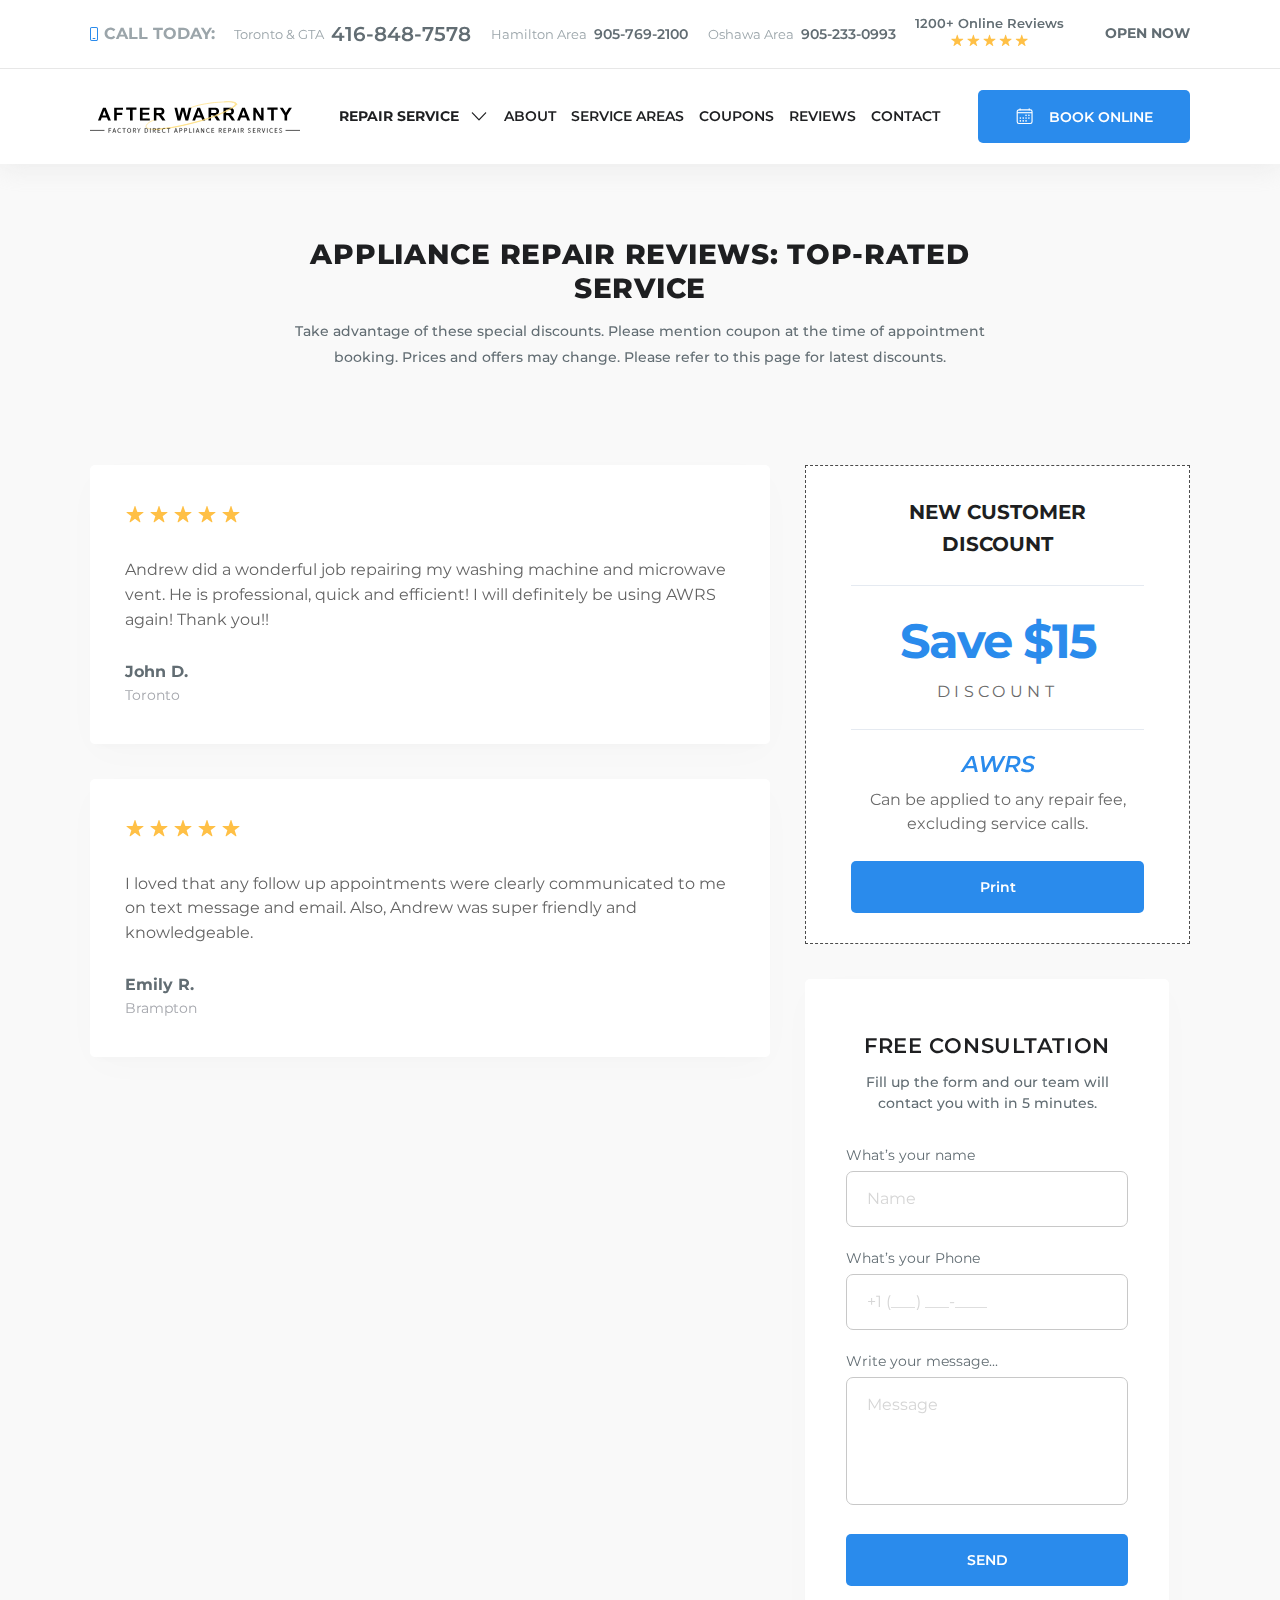
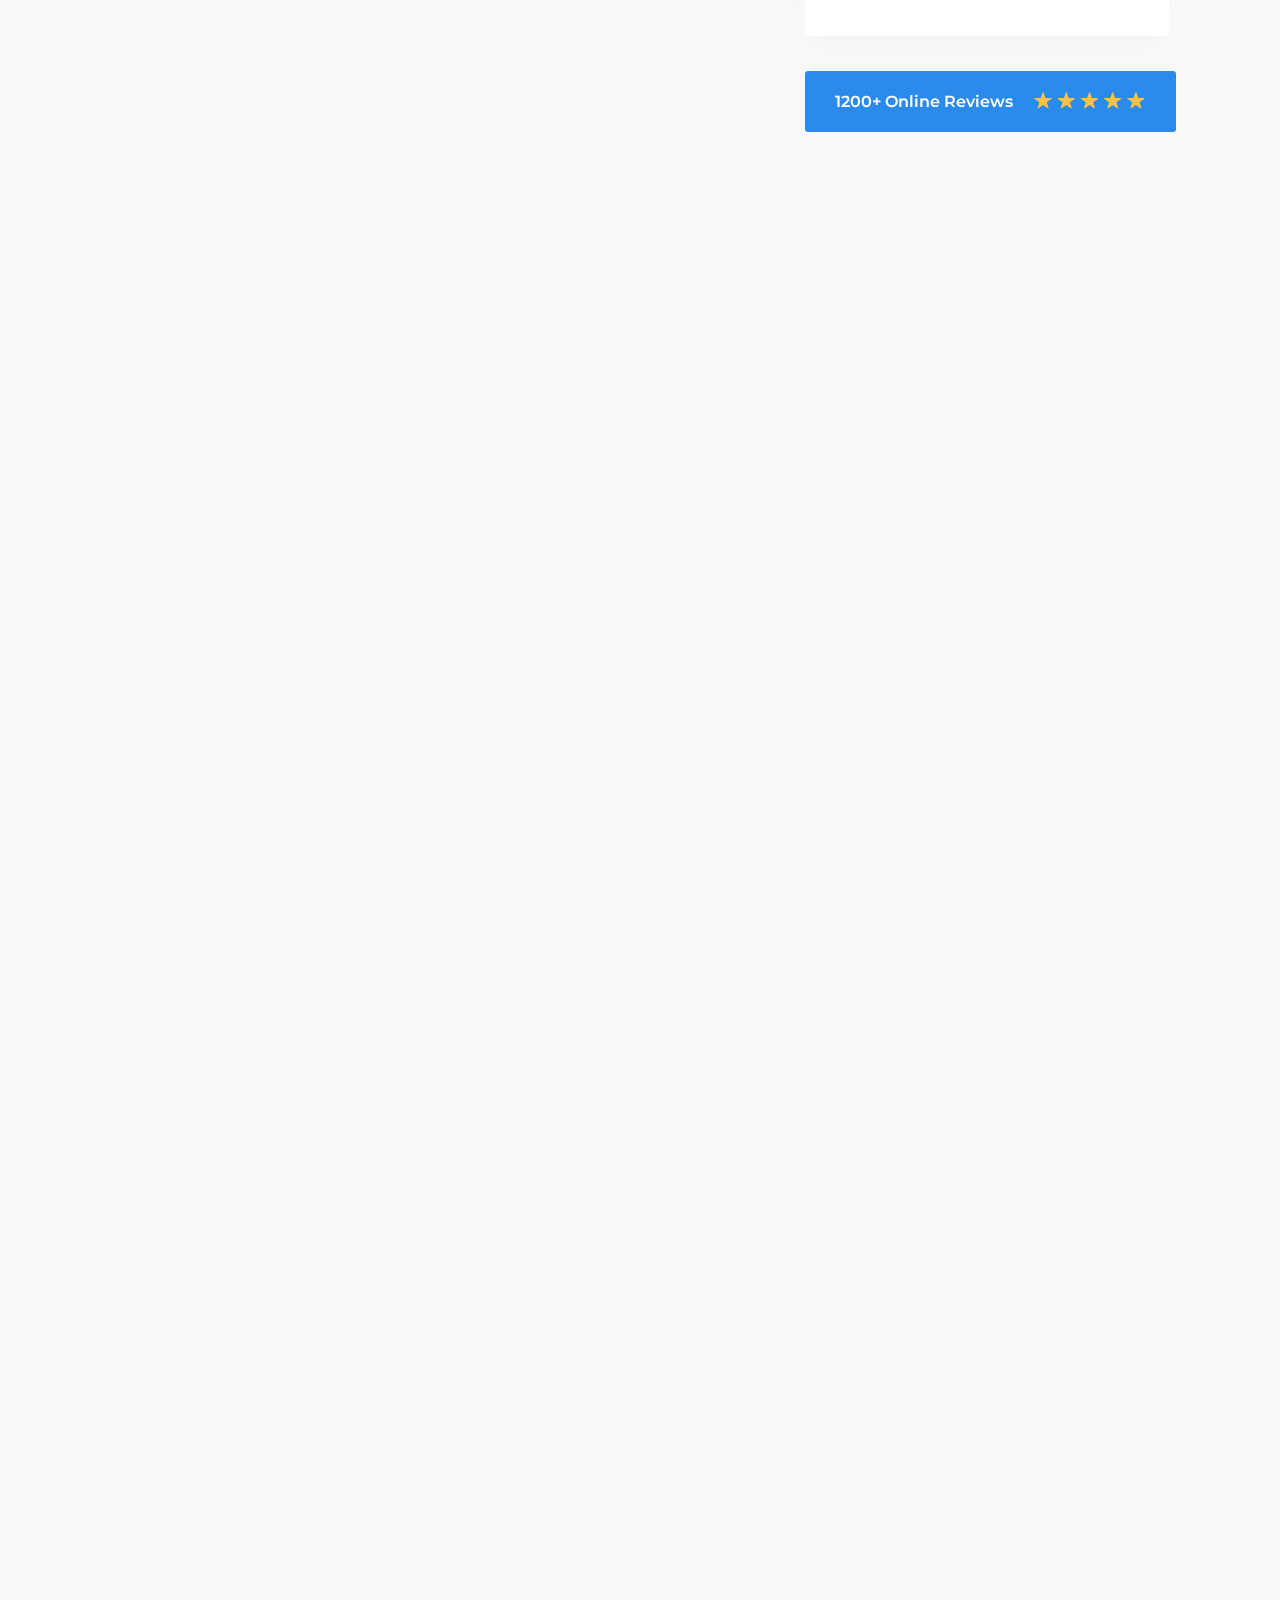
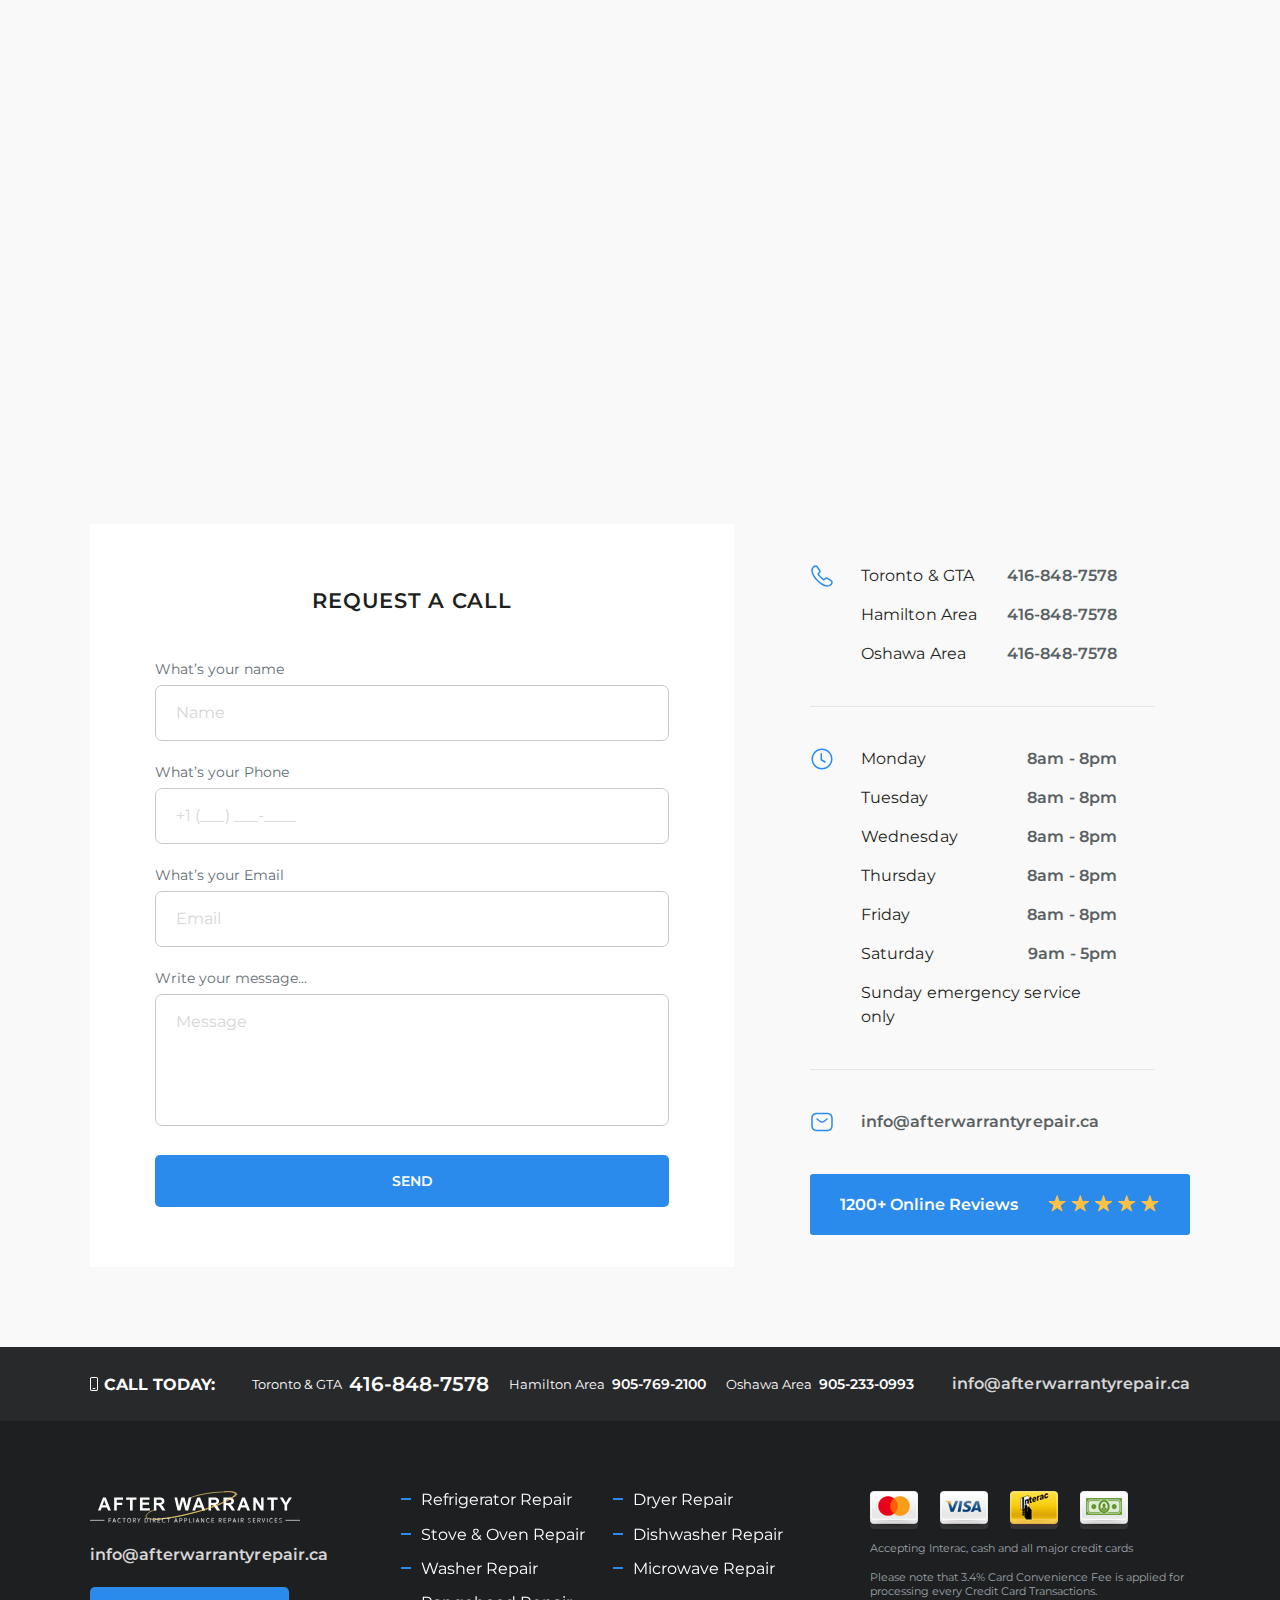
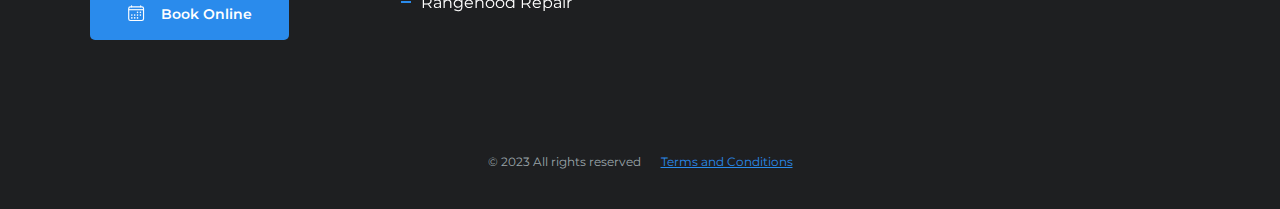
<file: top-rated.html>
<!DOCTYPE html>
<html lang="en">
  <head>
  <meta charset="UTF-8" />
  <meta http-equiv="X-UA-Compatible" content="IE=edge" />
  <meta name="viewport" content="width=device-width, initial-scale=1.0" />
  <link rel="preconnect" href="https://fonts.googleapis.com" />
  <link rel="preconnect" href="https://fonts.gstatic.com" crossorigin />
  <link
    href="https://fonts.googleapis.com/css2?family=Montserrat:wght@400;500;600;700;800;900&family=Poppins&display=swap"
    rel="stylesheet"
  />
  <link href="https://unpkg.com/aos@2.3.1/dist/aos.css" rel="stylesheet" />
  <link
    rel="stylesheet"
    href="https://cdn.jsdelivr.net/npm/swiper@9/swiper-bundle.min.css"
  />
  <link rel="stylesheet" href="https://cdn.jsdelivr.net/npm/@fancyapps/ui/dist/fancybox.css?_v=20221012131834" />
  <link rel="icon" href="../img/header/logo.svg" type="image/svg" />
  <link rel="stylesheet" href="css/style.min.css" />
  <title>AWRS | Top Rated</title>
</head>




<!-- https://vladk7072.github.io/awrs-dist/
https://vladk7072.github.io/awrs-dist/blog.html
https://vladk7072.github.io/awrs-dist/coupons.html
https://vladk7072.github.io/awrs-dist/dishwasher-repair.html
https://vladk7072.github.io/awrs-dist/dryer-repair.html
https://vladk7072.github.io/awrs-dist/microwave-repair.html
https://vladk7072.github.io/awrs-dist/refrigerator-repair.html
https://vladk7072.github.io/awrs-dist/stove-oven-repair.html
https://vladk7072.github.io/awrs-dist/top-rated.html
https://vladk7072.github.io/awrs-dist/washing-machine-repair.html -->

  <body>
    <div class="wrapper">
      <header class="header">
  <div class="header__pretop-inner">
    <div class="container">
      <div class="header__wrapper">
        <div class="header__pretop">
          <div class="header__pretop-logo">
            <svg
              width="8"
              height="14"
              viewBox="0 0 8 14"
              fill="none"
              xmlns="http://www.w3.org/2000/svg"
            >
              <path
                d="M3 11C2.86739 11 2.74021 11.0527 2.64645 11.1464C2.55268 11.2402 2.5 11.3674 2.5 11.5C2.5 11.6326 2.55268 11.7598 2.64645 11.8536C2.74021 11.9473 2.86739 12 3 12H5C5.13261 12 5.25979 11.9473 5.35355 11.8536C5.44732 11.7598 5.5 11.6326 5.5 11.5C5.5 11.3674 5.44732 11.2402 5.35355 11.1464C5.25979 11.0527 5.13261 11 5 11H3ZM1.75 0C1.28587 0 0.840752 0.184374 0.512563 0.512563C0.184375 0.840752 0 1.28587 0 1.75V12.25C0 13.216 0.784 14 1.75 14H6.25C6.71413 14 7.15925 13.8156 7.48744 13.4874C7.81563 13.1592 8 12.7141 8 12.25V1.75C8 1.28587 7.81563 0.840752 7.48744 0.512563C7.15925 0.184374 6.71413 0 6.25 0H1.75ZM1 1.75C1 1.55109 1.07902 1.36032 1.21967 1.21967C1.36032 1.07902 1.55109 1 1.75 1H6.25C6.44891 1 6.63968 1.07902 6.78033 1.21967C6.92098 1.36032 7 1.55109 7 1.75V12.25C7 12.4489 6.92098 12.6397 6.78033 12.7803C6.63968 12.921 6.44891 13 6.25 13H1.75C1.55109 13 1.36032 12.921 1.21967 12.7803C1.07902 12.6397 1 12.4489 1 12.25V1.75Z"
                fill="#2A8BEC"
              />
            </svg>
            <div class="header__pretop-logo-title">CALL TODAY:</div>
          </div>
          <div class="header__pretop-nums">
            <div class="header__pretop-num">
              <div class="header__pretop-num-title">Toronto & GTA</div>
              <a
                class="header__pretop-num-link header__pretop-num-link--bold"
                href="tel:4168487578"
              >
                416-848-7578
              </a>
            </div>
            <div class="header__pretop-num">
              <div class="header__pretop-num-title">Hamilton Area</div>
              <a class="header__pretop-num-link" href="tel:9057692100">
                905-769-2100
              </a>
            </div>
            <div class="header__pretop-num">
              <div class="header__pretop-num-title">Oshawa Area</div>
              <a class="header__pretop-num-link" href="tel:9052330993">
                905-233-0993
              </a>
            </div>
          </div>
          <div class="header__pretop-starbox">
            <div class="header__pretop-starbox-title">1200+ Online Reviews</div>
            <div class="header__pretop-starbox-stars">
              <svg
                width="79"
                height="15"
                viewBox="0 0 79 15"
                fill="none"
                xmlns="http://www.w3.org/2000/svg"
              >
                <path
                  d="M6.92563 1.02577C7.03054 0.702905 7.48732 0.702904 7.59222 1.02577L8.75385 4.6009C8.80077 4.74529 8.93532 4.84305 9.08714 4.84305H12.8463C13.1857 4.84305 13.3269 5.27747 13.0522 5.47701L10.0111 7.68656C9.88823 7.7758 9.83683 7.93398 9.88375 8.07837L11.0454 11.6535C11.1503 11.9764 10.7807 12.2449 10.5061 12.0453L7.46492 9.83576C7.34209 9.74652 7.17577 9.74652 7.05294 9.83576L4.01176 12.0453C3.73711 12.2449 3.36757 11.9764 3.47248 11.6535L4.63411 8.07837C4.68102 7.93398 4.62963 7.7758 4.5068 7.68656L1.46562 5.47701C1.19097 5.27747 1.33212 4.84305 1.6716 4.84305H5.43071C5.58253 4.84305 5.71709 4.74529 5.76401 4.6009L6.92563 1.02577Z"
                  fill="#FFC046"
                />
                <path
                  d="M23.0458 1.02577C23.1507 0.702905 23.6074 0.702904 23.7123 1.02577L24.874 4.6009C24.9209 4.74529 25.0554 4.84305 25.2073 4.84305H28.9664C29.3059 4.84305 29.447 5.27747 29.1724 5.47701L26.1312 7.68656C26.0083 7.7758 25.957 7.93398 26.0039 8.07837L27.1655 11.6535C27.2704 11.9764 26.9009 12.2449 26.6262 12.0453L23.585 9.83576C23.4622 9.74652 23.2959 9.74652 23.1731 9.83576L20.1319 12.0453C19.8572 12.2449 19.4877 11.9764 19.5926 11.6535L20.7542 8.07837C20.8011 7.93398 20.7497 7.7758 20.6269 7.68656L17.5857 5.47701C17.3111 5.27747 17.4522 4.84305 17.7917 4.84305H21.5508C21.7027 4.84305 21.8372 4.74529 21.8841 4.6009L23.0458 1.02577Z"
                  fill="#FFC046"
                />
                <path
                  d="M39.1668 1.02577C39.2718 0.702905 39.7285 0.702904 39.8334 1.02577L40.9951 4.6009C41.042 4.74529 41.1765 4.84305 41.3284 4.84305H45.0875C45.4269 4.84305 45.5681 5.27747 45.2935 5.47701L42.2523 7.68656C42.1294 7.7758 42.078 7.93398 42.125 8.07837L43.2866 11.6535C43.3915 11.9764 43.022 12.2449 42.7473 12.0453L39.7061 9.83576C39.5833 9.74652 39.417 9.74652 39.2942 9.83576L36.253 12.0453C35.9783 12.2449 35.6088 11.9764 35.7137 11.6535L36.8753 8.07837C36.9222 7.93398 36.8708 7.7758 36.748 7.68656L33.7068 5.47701C33.4322 5.27747 33.5733 4.84305 33.9128 4.84305H37.6719C37.8237 4.84305 37.9583 4.74529 38.0052 4.6009L39.1668 1.02577Z"
                  fill="#FFC046"
                />
                <path
                  d="M55.287 1.02577C55.3919 0.702905 55.8486 0.702904 55.9536 1.02577L57.1152 4.6009C57.1621 4.74529 57.2967 4.84305 57.4485 4.84305H61.2076C61.5471 4.84305 61.6882 5.27747 61.4136 5.47701L58.3724 7.68656C58.2496 7.7758 58.1982 7.93398 58.2451 8.07837L59.4067 11.6535C59.5116 11.9764 59.1421 12.2449 58.8674 12.0453L55.8262 9.83576C55.7034 9.74652 55.5371 9.74652 55.4143 9.83576L52.3731 12.0453C52.0984 12.2449 51.7289 11.9764 51.8338 11.6535L52.9954 8.07837C53.0423 7.93398 52.991 7.7758 52.8681 7.68656L49.8269 5.47701C49.5523 5.27747 49.6934 4.84305 50.0329 4.84305H53.792C53.9439 4.84305 54.0784 4.74529 54.1253 4.6009L55.287 1.02577Z"
                  fill="#FFC046"
                />
                <path
                  d="M71.4081 1.02577C71.513 0.702905 71.9697 0.702904 72.0746 1.02577L73.2363 4.6009C73.2832 4.74529 73.4177 4.84305 73.5696 4.84305H77.3287C77.6682 4.84305 77.8093 5.27747 77.5347 5.47701L74.4935 7.68656C74.3707 7.7758 74.3193 7.93398 74.3662 8.07837L75.5278 11.6535C75.6327 11.9764 75.2632 12.2449 74.9885 12.0453L71.9473 9.83576C71.8245 9.74652 71.6582 9.74652 71.5354 9.83576L68.4942 12.0453C68.2195 12.2449 67.85 11.9764 67.9549 11.6535L69.1165 8.07837C69.1634 7.93398 69.112 7.7758 68.9892 7.68656L65.948 5.47701C65.6734 5.27747 65.8145 4.84305 66.154 4.84305H69.9131C70.065 4.84305 70.1995 4.74529 70.2464 4.6009L71.4081 1.02577Z"
                  fill="#FFC046"
                />
              </svg>
            </div>
          </div>
          <div class="header__pretop-status">
            <span></span>
            Open now
          </div>
        </div>
      </div>
    </div>
  </div>
  <div class="header__line"></div>
  <div class="container">
    <div class="header__top">
      <a href="index.html" class="header__logo">
        <img src="img/header/logo.svg" alt="" />
      </a>
      <nav class="header__top-nav">
        <a href="index.html" class="header__logo header__logo-mob">
          <img src="img/header/logo.svg" alt="" />
        </a>
        <ul class="header__top-list">
          <li
            class="header__top-item header__top-item--havedrop header__top-item--active"
          >
            <div class="header__top-item-link header__top-item-link-drop">
              Repair service
              <svg
                width="20"
                height="20"
                viewBox="0 0 20 20"
                fill="none"
                xmlns="http://www.w3.org/2000/svg"
              >
                <path
                  d="M10.4526 13.275L17.0901 6.30875C17.2009 6.19252 17.2627 6.03809 17.2627 5.8775C17.2627 5.71691 17.2009 5.56249 17.0901 5.44625L17.0826 5.43875C17.0289 5.38221 16.9642 5.33718 16.8925 5.30641C16.8209 5.27565 16.7437 5.25978 16.6657 5.25978C16.5877 5.25978 16.5105 5.27565 16.4389 5.30641C16.3672 5.33718 16.3025 5.38221 16.2488 5.43875L9.99883 11.9987L3.75133 5.43875C3.69761 5.38221 3.63295 5.33718 3.56129 5.30641C3.48962 5.27565 3.41244 5.25978 3.33445 5.25978C3.25646 5.25978 3.17928 5.27565 3.10762 5.30641C3.03595 5.33718 2.97129 5.38221 2.91758 5.43875L2.91008 5.44625C2.79927 5.56248 2.73746 5.71691 2.73746 5.8775C2.73746 6.03809 2.79927 6.19251 2.91008 6.30875L9.54758 13.275C9.60595 13.3363 9.67615 13.385 9.75393 13.4184C9.83172 13.4517 9.91546 13.4689 10.0001 13.4689C10.0847 13.4689 10.1684 13.4517 10.2462 13.4184C10.324 13.385 10.3942 13.3363 10.4526 13.275Z"
                  fill="#1E1F21"
                />
              </svg>
            </div>
            <ul class="header__top-droplist">
              <li class="header__top-droplist-item">
                <a href="refrigerator-repair.html">Refrigerator Repair</a>
              </li>
              <li class="header__top-droplist-item">
                <a href="stove-oven-repair.html">Stove & Oven Repair</a>
              </li>
              <li class="header__top-droplist-item">
                <a href="dryer-repair.html">Dryer Repair</a>
              </li>
              <li class="header__top-droplist-item">
                <a href="washing-machine-repair.html">Washer Repair</a>
              </li>
              <li class="header__top-droplist-item">
                <a href="dishwasher-repair.html">Dishwasher Repair</a>
              </li>
              <li class="header__top-droplist-item">
                <a href="microwave-repair.html">Microwave Repair</a>
              </li>
            </ul>
          </li>
          <li class="header__top-item">
            <a class="header__top-item-link" href="#"> About </a>
          </li>
          <li class="header__top-item">
            <a class="header__top-item-link" href="#"> Service Areas </a>
          </li>
          <li class="header__top-item">
            <a class="header__top-item-link" href="coupons.html"> Coupons </a>
          </li>
          <li class="header__top-item">
            <a class="header__top-item-link" href="top-rated.html"> Reviews </a>
          </li>
          <li class="header__top-item">
            <a class="header__top-item-link" href="#"> Contact </a>
          </li>
        </ul>
        <div class="header__pretop header__pretop-mob">
          <div class="header__pretop-logo">
            <svg
              width="8"
              height="14"
              viewBox="0 0 8 14"
              fill="none"
              xmlns="http://www.w3.org/2000/svg"
            >
              <path
                d="M3 11C2.86739 11 2.74021 11.0527 2.64645 11.1464C2.55268 11.2402 2.5 11.3674 2.5 11.5C2.5 11.6326 2.55268 11.7598 2.64645 11.8536C2.74021 11.9473 2.86739 12 3 12H5C5.13261 12 5.25979 11.9473 5.35355 11.8536C5.44732 11.7598 5.5 11.6326 5.5 11.5C5.5 11.3674 5.44732 11.2402 5.35355 11.1464C5.25979 11.0527 5.13261 11 5 11H3ZM1.75 0C1.28587 0 0.840752 0.184374 0.512563 0.512563C0.184375 0.840752 0 1.28587 0 1.75V12.25C0 13.216 0.784 14 1.75 14H6.25C6.71413 14 7.15925 13.8156 7.48744 13.4874C7.81563 13.1592 8 12.7141 8 12.25V1.75C8 1.28587 7.81563 0.840752 7.48744 0.512563C7.15925 0.184374 6.71413 0 6.25 0H1.75ZM1 1.75C1 1.55109 1.07902 1.36032 1.21967 1.21967C1.36032 1.07902 1.55109 1 1.75 1H6.25C6.44891 1 6.63968 1.07902 6.78033 1.21967C6.92098 1.36032 7 1.55109 7 1.75V12.25C7 12.4489 6.92098 12.6397 6.78033 12.7803C6.63968 12.921 6.44891 13 6.25 13H1.75C1.55109 13 1.36032 12.921 1.21967 12.7803C1.07902 12.6397 1 12.4489 1 12.25V1.75Z"
                fill="#2A8BEC"
              />
            </svg>
            <div class="header__pretop-logo-title">CALL TODAY:</div>
          </div>
          <div class="header__pretop-nums">
            <div class="header__pretop-num">
              <div class="header__pretop-num-title">Toronto & GTA</div>
              <a
                class="header__pretop-num-link header__pretop-num-link--bold"
                href="tel:4168487578"
              >
                416-848-7578
              </a>
            </div>
            <div class="header__pretop-num">
              <div class="header__pretop-num-title">Hamilton Area</div>
              <a class="header__pretop-num-link" href="tel:9057692100">
                905-769-2100
              </a>
            </div>
            <div class="header__pretop-num">
              <div class="header__pretop-num-title">Oshawa Area</div>
              <a class="header__pretop-num-link" href="tel:9052330993">
                905-233-0993
              </a>
            </div>
          </div>
          <a
            class="header__button header__button-mob button"
            href="#contact-form"
          >
            <svg
              width="19"
              height="19"
              viewBox="0 0 19 19"
              fill="none"
              xmlns="http://www.w3.org/2000/svg"
            >
              <path
                d="M15.3281 2.85156H3.92188C2.97695 2.85156 2.21094 3.61758 2.21094 4.5625V14.8281C2.21094 15.773 2.97695 16.5391 3.92188 16.5391H15.3281C16.273 16.5391 17.0391 15.773 17.0391 14.8281V4.5625C17.0391 3.61758 16.273 2.85156 15.3281 2.85156Z"
                stroke="white"
                stroke-width="1.14062"
                stroke-linejoin="round"
              />
              <path
                d="M11.0508 9.125C11.5232 9.125 11.9062 8.74199 11.9062 8.26953C11.9062 7.79707 11.5232 7.41406 11.0508 7.41406C10.5783 7.41406 10.1953 7.79707 10.1953 8.26953C10.1953 8.74199 10.5783 9.125 11.0508 9.125Z"
                fill="white"
              />
              <path
                d="M13.9023 9.125C14.3748 9.125 14.7578 8.74199 14.7578 8.26953C14.7578 7.79707 14.3748 7.41406 13.9023 7.41406C13.4299 7.41406 13.0469 7.79707 13.0469 8.26953C13.0469 8.74199 13.4299 9.125 13.9023 9.125Z"
                fill="white"
              />
              <path
                d="M11.0508 11.9766C11.5232 11.9766 11.9062 11.5936 11.9062 11.1211C11.9062 10.6486 11.5232 10.2656 11.0508 10.2656C10.5783 10.2656 10.1953 10.6486 10.1953 11.1211C10.1953 11.5936 10.5783 11.9766 11.0508 11.9766Z"
                fill="white"
              />
              <path
                d="M13.9023 11.9766C14.3748 11.9766 14.7578 11.5936 14.7578 11.1211C14.7578 10.6486 14.3748 10.2656 13.9023 10.2656C13.4299 10.2656 13.0469 10.6486 13.0469 11.1211C13.0469 11.5936 13.4299 11.9766 13.9023 11.9766Z"
                fill="white"
              />
              <path
                d="M5.34766 11.9766C5.82012 11.9766 6.20312 11.5936 6.20312 11.1211C6.20312 10.6486 5.82012 10.2656 5.34766 10.2656C4.87519 10.2656 4.49219 10.6486 4.49219 11.1211C4.49219 11.5936 4.87519 11.9766 5.34766 11.9766Z"
                fill="white"
              />
              <path
                d="M8.19922 11.9766C8.67168 11.9766 9.05469 11.5936 9.05469 11.1211C9.05469 10.6486 8.67168 10.2656 8.19922 10.2656C7.72676 10.2656 7.34375 10.6486 7.34375 11.1211C7.34375 11.5936 7.72676 11.9766 8.19922 11.9766Z"
                fill="white"
              />
              <path
                d="M5.34766 14.8281C5.82012 14.8281 6.20312 14.4451 6.20312 13.9727C6.20312 13.5002 5.82012 13.1172 5.34766 13.1172C4.87519 13.1172 4.49219 13.5002 4.49219 13.9727C4.49219 14.4451 4.87519 14.8281 5.34766 14.8281Z"
                fill="white"
              />
              <path
                d="M8.19922 14.8281C8.67168 14.8281 9.05469 14.4451 9.05469 13.9727C9.05469 13.5002 8.67168 13.1172 8.19922 13.1172C7.72676 13.1172 7.34375 13.5002 7.34375 13.9727C7.34375 14.4451 7.72676 14.8281 8.19922 14.8281Z"
                fill="white"
              />
              <path
                d="M11.0508 14.8281C11.5232 14.8281 11.9062 14.4451 11.9062 13.9727C11.9062 13.5002 11.5232 13.1172 11.0508 13.1172C10.5783 13.1172 10.1953 13.5002 10.1953 13.9727C10.1953 14.4451 10.5783 14.8281 11.0508 14.8281Z"
                fill="white"
              />
              <path
                d="M5.0625 1.71094V2.85156M14.1875 1.71094V2.85156"
                stroke="white"
                stroke-width="1.14062"
                stroke-linecap="round"
                stroke-linejoin="round"
              />
              <path
                d="M17.0391 5.70312H2.21094"
                stroke="white"
                stroke-width="1.14062"
                stroke-linejoin="round"
              />
            </svg>
            Book Online
          </a>
          <div class="header__pretop-starbox">
            <div class="header__pretop-starbox-title">1200+ Online Reviews</div>
            <div class="header__pretop-starbox-stars">
              <svg
                width="79"
                height="15"
                viewBox="0 0 79 15"
                fill="none"
                xmlns="http://www.w3.org/2000/svg"
              >
                <path
                  d="M6.92563 1.02577C7.03054 0.702905 7.48732 0.702904 7.59222 1.02577L8.75385 4.6009C8.80077 4.74529 8.93532 4.84305 9.08714 4.84305H12.8463C13.1857 4.84305 13.3269 5.27747 13.0522 5.47701L10.0111 7.68656C9.88823 7.7758 9.83683 7.93398 9.88375 8.07837L11.0454 11.6535C11.1503 11.9764 10.7807 12.2449 10.5061 12.0453L7.46492 9.83576C7.34209 9.74652 7.17577 9.74652 7.05294 9.83576L4.01176 12.0453C3.73711 12.2449 3.36757 11.9764 3.47248 11.6535L4.63411 8.07837C4.68102 7.93398 4.62963 7.7758 4.5068 7.68656L1.46562 5.47701C1.19097 5.27747 1.33212 4.84305 1.6716 4.84305H5.43071C5.58253 4.84305 5.71709 4.74529 5.76401 4.6009L6.92563 1.02577Z"
                  fill="#FFC046"
                />
                <path
                  d="M23.0458 1.02577C23.1507 0.702905 23.6074 0.702904 23.7123 1.02577L24.874 4.6009C24.9209 4.74529 25.0554 4.84305 25.2073 4.84305H28.9664C29.3059 4.84305 29.447 5.27747 29.1724 5.47701L26.1312 7.68656C26.0083 7.7758 25.957 7.93398 26.0039 8.07837L27.1655 11.6535C27.2704 11.9764 26.9009 12.2449 26.6262 12.0453L23.585 9.83576C23.4622 9.74652 23.2959 9.74652 23.1731 9.83576L20.1319 12.0453C19.8572 12.2449 19.4877 11.9764 19.5926 11.6535L20.7542 8.07837C20.8011 7.93398 20.7497 7.7758 20.6269 7.68656L17.5857 5.47701C17.3111 5.27747 17.4522 4.84305 17.7917 4.84305H21.5508C21.7027 4.84305 21.8372 4.74529 21.8841 4.6009L23.0458 1.02577Z"
                  fill="#FFC046"
                />
                <path
                  d="M39.1668 1.02577C39.2718 0.702905 39.7285 0.702904 39.8334 1.02577L40.9951 4.6009C41.042 4.74529 41.1765 4.84305 41.3284 4.84305H45.0875C45.4269 4.84305 45.5681 5.27747 45.2935 5.47701L42.2523 7.68656C42.1294 7.7758 42.078 7.93398 42.125 8.07837L43.2866 11.6535C43.3915 11.9764 43.022 12.2449 42.7473 12.0453L39.7061 9.83576C39.5833 9.74652 39.417 9.74652 39.2942 9.83576L36.253 12.0453C35.9783 12.2449 35.6088 11.9764 35.7137 11.6535L36.8753 8.07837C36.9222 7.93398 36.8708 7.7758 36.748 7.68656L33.7068 5.47701C33.4322 5.27747 33.5733 4.84305 33.9128 4.84305H37.6719C37.8237 4.84305 37.9583 4.74529 38.0052 4.6009L39.1668 1.02577Z"
                  fill="#FFC046"
                />
                <path
                  d="M55.287 1.02577C55.3919 0.702905 55.8486 0.702904 55.9536 1.02577L57.1152 4.6009C57.1621 4.74529 57.2967 4.84305 57.4485 4.84305H61.2076C61.5471 4.84305 61.6882 5.27747 61.4136 5.47701L58.3724 7.68656C58.2496 7.7758 58.1982 7.93398 58.2451 8.07837L59.4067 11.6535C59.5116 11.9764 59.1421 12.2449 58.8674 12.0453L55.8262 9.83576C55.7034 9.74652 55.5371 9.74652 55.4143 9.83576L52.3731 12.0453C52.0984 12.2449 51.7289 11.9764 51.8338 11.6535L52.9954 8.07837C53.0423 7.93398 52.991 7.7758 52.8681 7.68656L49.8269 5.47701C49.5523 5.27747 49.6934 4.84305 50.0329 4.84305H53.792C53.9439 4.84305 54.0784 4.74529 54.1253 4.6009L55.287 1.02577Z"
                  fill="#FFC046"
                />
                <path
                  d="M71.4081 1.02577C71.513 0.702905 71.9697 0.702904 72.0746 1.02577L73.2363 4.6009C73.2832 4.74529 73.4177 4.84305 73.5696 4.84305H77.3287C77.6682 4.84305 77.8093 5.27747 77.5347 5.47701L74.4935 7.68656C74.3707 7.7758 74.3193 7.93398 74.3662 8.07837L75.5278 11.6535C75.6327 11.9764 75.2632 12.2449 74.9885 12.0453L71.9473 9.83576C71.8245 9.74652 71.6582 9.74652 71.5354 9.83576L68.4942 12.0453C68.2195 12.2449 67.85 11.9764 67.9549 11.6535L69.1165 8.07837C69.1634 7.93398 69.112 7.7758 68.9892 7.68656L65.948 5.47701C65.6734 5.27747 65.8145 4.84305 66.154 4.84305H69.9131C70.065 4.84305 70.1995 4.74529 70.2464 4.6009L71.4081 1.02577Z"
                  fill="#FFC046"
                />
              </svg>
            </div>
          </div>
          <div class="header__pretop-status">
            <span></span>
            Open now
          </div>
        </div>
      </nav>
      <a
        class="header__button button"
        style="text-transform: uppercase"
        href="#contact-form"
      >
        <svg
          width="19"
          height="19"
          viewBox="0 0 19 19"
          fill="none"
          xmlns="http://www.w3.org/2000/svg"
        >
          <path
            d="M15.3281 2.85156H3.92188C2.97695 2.85156 2.21094 3.61758 2.21094 4.5625V14.8281C2.21094 15.773 2.97695 16.5391 3.92188 16.5391H15.3281C16.273 16.5391 17.0391 15.773 17.0391 14.8281V4.5625C17.0391 3.61758 16.273 2.85156 15.3281 2.85156Z"
            stroke="white"
            stroke-width="1.14062"
            stroke-linejoin="round"
          />
          <path
            d="M11.0508 9.125C11.5232 9.125 11.9062 8.74199 11.9062 8.26953C11.9062 7.79707 11.5232 7.41406 11.0508 7.41406C10.5783 7.41406 10.1953 7.79707 10.1953 8.26953C10.1953 8.74199 10.5783 9.125 11.0508 9.125Z"
            fill="white"
          />
          <path
            d="M13.9023 9.125C14.3748 9.125 14.7578 8.74199 14.7578 8.26953C14.7578 7.79707 14.3748 7.41406 13.9023 7.41406C13.4299 7.41406 13.0469 7.79707 13.0469 8.26953C13.0469 8.74199 13.4299 9.125 13.9023 9.125Z"
            fill="white"
          />
          <path
            d="M11.0508 11.9766C11.5232 11.9766 11.9062 11.5936 11.9062 11.1211C11.9062 10.6486 11.5232 10.2656 11.0508 10.2656C10.5783 10.2656 10.1953 10.6486 10.1953 11.1211C10.1953 11.5936 10.5783 11.9766 11.0508 11.9766Z"
            fill="white"
          />
          <path
            d="M13.9023 11.9766C14.3748 11.9766 14.7578 11.5936 14.7578 11.1211C14.7578 10.6486 14.3748 10.2656 13.9023 10.2656C13.4299 10.2656 13.0469 10.6486 13.0469 11.1211C13.0469 11.5936 13.4299 11.9766 13.9023 11.9766Z"
            fill="white"
          />
          <path
            d="M5.34766 11.9766C5.82012 11.9766 6.20312 11.5936 6.20312 11.1211C6.20312 10.6486 5.82012 10.2656 5.34766 10.2656C4.87519 10.2656 4.49219 10.6486 4.49219 11.1211C4.49219 11.5936 4.87519 11.9766 5.34766 11.9766Z"
            fill="white"
          />
          <path
            d="M8.19922 11.9766C8.67168 11.9766 9.05469 11.5936 9.05469 11.1211C9.05469 10.6486 8.67168 10.2656 8.19922 10.2656C7.72676 10.2656 7.34375 10.6486 7.34375 11.1211C7.34375 11.5936 7.72676 11.9766 8.19922 11.9766Z"
            fill="white"
          />
          <path
            d="M5.34766 14.8281C5.82012 14.8281 6.20312 14.4451 6.20312 13.9727C6.20312 13.5002 5.82012 13.1172 5.34766 13.1172C4.87519 13.1172 4.49219 13.5002 4.49219 13.9727C4.49219 14.4451 4.87519 14.8281 5.34766 14.8281Z"
            fill="white"
          />
          <path
            d="M8.19922 14.8281C8.67168 14.8281 9.05469 14.4451 9.05469 13.9727C9.05469 13.5002 8.67168 13.1172 8.19922 13.1172C7.72676 13.1172 7.34375 13.5002 7.34375 13.9727C7.34375 14.4451 7.72676 14.8281 8.19922 14.8281Z"
            fill="white"
          />
          <path
            d="M11.0508 14.8281C11.5232 14.8281 11.9062 14.4451 11.9062 13.9727C11.9062 13.5002 11.5232 13.1172 11.0508 13.1172C10.5783 13.1172 10.1953 13.5002 10.1953 13.9727C10.1953 14.4451 10.5783 14.8281 11.0508 14.8281Z"
            fill="white"
          />
          <path
            d="M5.0625 1.71094V2.85156M14.1875 1.71094V2.85156"
            stroke="white"
            stroke-width="1.14062"
            stroke-linecap="round"
            stroke-linejoin="round"
          />
          <path
            d="M17.0391 5.70312H2.21094"
            stroke="white"
            stroke-width="1.14062"
            stroke-linejoin="round"
          />
        </svg>
        Book Online
      </a>
      <div class="header__burger">
        <div class="header__burger-btn">
          <span></span>
        </div>
      </div>
    </div>
  </div>
  <div class="header__mobile">
    <div class="header__mobile-phone">
      <a class="header__mobile-phone-link" href="tel:4168487578">
        <div class="header__mobile-img">
          <svg
            width="8"
            height="14"
            viewBox="0 0 8 14"
            fill="none"
            xmlns="http://www.w3.org/2000/svg"
          >
            <path
              d="M3 11C2.86739 11 2.74021 11.0527 2.64645 11.1464C2.55268 11.2402 2.5 11.3674 2.5 11.5C2.5 11.6326 2.55268 11.7598 2.64645 11.8536C2.74021 11.9473 2.86739 12 3 12H5C5.13261 12 5.25979 11.9473 5.35355 11.8536C5.44732 11.7598 5.5 11.6326 5.5 11.5C5.5 11.3674 5.44732 11.2402 5.35355 11.1464C5.25979 11.0527 5.13261 11 5 11H3ZM1.75 0C1.28587 0 0.840752 0.184374 0.512563 0.512563C0.184375 0.840752 0 1.28587 0 1.75V12.25C0 13.216 0.784 14 1.75 14H6.25C6.71413 14 7.15925 13.8156 7.48744 13.4874C7.81563 13.1592 8 12.7141 8 12.25V1.75C8 1.28587 7.81563 0.840752 7.48744 0.512563C7.15925 0.184374 6.71413 0 6.25 0H1.75ZM1 1.75C1 1.55109 1.07902 1.36032 1.21967 1.21967C1.36032 1.07902 1.55109 1 1.75 1H6.25C6.44891 1 6.63968 1.07902 6.78033 1.21967C6.92098 1.36032 7 1.55109 7 1.75V12.25C7 12.4489 6.92098 12.6397 6.78033 12.7803C6.63968 12.921 6.44891 13 6.25 13H1.75C1.55109 13 1.36032 12.921 1.21967 12.7803C1.07902 12.6397 1 12.4489 1 12.25V1.75Z"
              fill="#2A8BEC"
            />
          </svg>
        </div>
        <div class="header__mobile-box">
          <div class="header__mobile-title">Toronto & GTA</div>
          <div class="header__mobile-num">416-848-7578</div>
        </div>
      </a>
      <div class="header__mobile-arrow">
        <svg
          width="20"
          height="20"
          viewBox="0 0 20 20"
          fill="none"
          xmlns="http://www.w3.org/2000/svg"
        >
          <path
            d="M10.4526 13.275L17.0901 6.30875C17.2009 6.19252 17.2627 6.03809 17.2627 5.8775C17.2627 5.71691 17.2009 5.56249 17.0901 5.44625L17.0826 5.43875C17.0289 5.38221 16.9642 5.33718 16.8925 5.30641C16.8209 5.27565 16.7437 5.25978 16.6657 5.25978C16.5877 5.25978 16.5105 5.27565 16.4389 5.30641C16.3672 5.33718 16.3025 5.38221 16.2488 5.43875L9.99883 11.9987L3.75133 5.43875C3.69761 5.38221 3.63295 5.33718 3.56129 5.30641C3.48962 5.27565 3.41244 5.25978 3.33445 5.25978C3.25646 5.25978 3.17928 5.27565 3.10762 5.30641C3.03595 5.33718 2.97129 5.38221 2.91758 5.43875L2.91008 5.44625C2.79927 5.56248 2.73746 5.71691 2.73746 5.8775C2.73746 6.03809 2.79927 6.19251 2.91008 6.30875L9.54758 13.275C9.60595 13.3363 9.67615 13.385 9.75393 13.4184C9.83172 13.4517 9.91546 13.4689 10.0001 13.4689C10.0847 13.4689 10.1684 13.4517 10.2462 13.4184C10.324 13.385 10.3942 13.3363 10.4526 13.275Z"
            fill="#1E1F21"
          />
        </svg>
      </div>
    </div>
    <a class="header__mobile-btn" href="#contact-form">
      <svg
        width="19"
        height="19"
        viewBox="0 0 19 19"
        fill="none"
        xmlns="http://www.w3.org/2000/svg"
      >
        <path
          d="M15.3281 2.85156H3.92188C2.97695 2.85156 2.21094 3.61758 2.21094 4.5625V14.8281C2.21094 15.773 2.97695 16.5391 3.92188 16.5391H15.3281C16.273 16.5391 17.0391 15.773 17.0391 14.8281V4.5625C17.0391 3.61758 16.273 2.85156 15.3281 2.85156Z"
          stroke="white"
          stroke-width="1.14062"
          stroke-linejoin="round"
        />
        <path
          d="M11.0508 9.125C11.5232 9.125 11.9062 8.74199 11.9062 8.26953C11.9062 7.79707 11.5232 7.41406 11.0508 7.41406C10.5783 7.41406 10.1953 7.79707 10.1953 8.26953C10.1953 8.74199 10.5783 9.125 11.0508 9.125Z"
          fill="white"
        />
        <path
          d="M13.9023 9.125C14.3748 9.125 14.7578 8.74199 14.7578 8.26953C14.7578 7.79707 14.3748 7.41406 13.9023 7.41406C13.4299 7.41406 13.0469 7.79707 13.0469 8.26953C13.0469 8.74199 13.4299 9.125 13.9023 9.125Z"
          fill="white"
        />
        <path
          d="M11.0508 11.9766C11.5232 11.9766 11.9062 11.5936 11.9062 11.1211C11.9062 10.6486 11.5232 10.2656 11.0508 10.2656C10.5783 10.2656 10.1953 10.6486 10.1953 11.1211C10.1953 11.5936 10.5783 11.9766 11.0508 11.9766Z"
          fill="white"
        />
        <path
          d="M13.9023 11.9766C14.3748 11.9766 14.7578 11.5936 14.7578 11.1211C14.7578 10.6486 14.3748 10.2656 13.9023 10.2656C13.4299 10.2656 13.0469 10.6486 13.0469 11.1211C13.0469 11.5936 13.4299 11.9766 13.9023 11.9766Z"
          fill="white"
        />
        <path
          d="M5.34766 11.9766C5.82012 11.9766 6.20312 11.5936 6.20312 11.1211C6.20312 10.6486 5.82012 10.2656 5.34766 10.2656C4.87519 10.2656 4.49219 10.6486 4.49219 11.1211C4.49219 11.5936 4.87519 11.9766 5.34766 11.9766Z"
          fill="white"
        />
        <path
          d="M8.19922 11.9766C8.67168 11.9766 9.05469 11.5936 9.05469 11.1211C9.05469 10.6486 8.67168 10.2656 8.19922 10.2656C7.72676 10.2656 7.34375 10.6486 7.34375 11.1211C7.34375 11.5936 7.72676 11.9766 8.19922 11.9766Z"
          fill="white"
        />
        <path
          d="M5.34766 14.8281C5.82012 14.8281 6.20312 14.4451 6.20312 13.9727C6.20312 13.5002 5.82012 13.1172 5.34766 13.1172C4.87519 13.1172 4.49219 13.5002 4.49219 13.9727C4.49219 14.4451 4.87519 14.8281 5.34766 14.8281Z"
          fill="white"
        />
        <path
          d="M8.19922 14.8281C8.67168 14.8281 9.05469 14.4451 9.05469 13.9727C9.05469 13.5002 8.67168 13.1172 8.19922 13.1172C7.72676 13.1172 7.34375 13.5002 7.34375 13.9727C7.34375 14.4451 7.72676 14.8281 8.19922 14.8281Z"
          fill="white"
        />
        <path
          d="M11.0508 14.8281C11.5232 14.8281 11.9062 14.4451 11.9062 13.9727C11.9062 13.5002 11.5232 13.1172 11.0508 13.1172C10.5783 13.1172 10.1953 13.5002 10.1953 13.9727C10.1953 14.4451 10.5783 14.8281 11.0508 14.8281Z"
          fill="white"
        />
        <path
          d="M5.0625 1.71094V2.85156M14.1875 1.71094V2.85156"
          stroke="white"
          stroke-width="1.14062"
          stroke-linecap="round"
          stroke-linejoin="round"
        />
        <path
          d="M17.0391 5.70312H2.21094"
          stroke="white"
          stroke-width="1.14062"
          stroke-linejoin="round"
        />
      </svg>
      Book Appoiment
    </a>
    <div class="header__mobile-list">
      <a class="header__mobile-phone-link header__mobile-list-item" href="tel:4168487578">
        <div class="header__mobile-img">
          <svg
            width="8"
            height="14"
            viewBox="0 0 8 14"
            fill="none"
            xmlns="http://www.w3.org/2000/svg"
          >
            <path
              d="M3 11C2.86739 11 2.74021 11.0527 2.64645 11.1464C2.55268 11.2402 2.5 11.3674 2.5 11.5C2.5 11.6326 2.55268 11.7598 2.64645 11.8536C2.74021 11.9473 2.86739 12 3 12H5C5.13261 12 5.25979 11.9473 5.35355 11.8536C5.44732 11.7598 5.5 11.6326 5.5 11.5C5.5 11.3674 5.44732 11.2402 5.35355 11.1464C5.25979 11.0527 5.13261 11 5 11H3ZM1.75 0C1.28587 0 0.840752 0.184374 0.512563 0.512563C0.184375 0.840752 0 1.28587 0 1.75V12.25C0 13.216 0.784 14 1.75 14H6.25C6.71413 14 7.15925 13.8156 7.48744 13.4874C7.81563 13.1592 8 12.7141 8 12.25V1.75C8 1.28587 7.81563 0.840752 7.48744 0.512563C7.15925 0.184374 6.71413 0 6.25 0H1.75ZM1 1.75C1 1.55109 1.07902 1.36032 1.21967 1.21967C1.36032 1.07902 1.55109 1 1.75 1H6.25C6.44891 1 6.63968 1.07902 6.78033 1.21967C6.92098 1.36032 7 1.55109 7 1.75V12.25C7 12.4489 6.92098 12.6397 6.78033 12.7803C6.63968 12.921 6.44891 13 6.25 13H1.75C1.55109 13 1.36032 12.921 1.21967 12.7803C1.07902 12.6397 1 12.4489 1 12.25V1.75Z"
              fill="#2A8BEC"
            />
          </svg>
        </div>
        <div class="header__mobile-box">
          <div class="header__mobile-title">Hamilton Area</div>
          <div class="header__mobile-num">905-769-2100</div>
        </div>
      </a>
      <a class="header__mobile-phone-link header__mobile-list-item" href="tel:4168487578">
        <div class="header__mobile-img">
          <svg
            width="8"
            height="14"
            viewBox="0 0 8 14"
            fill="none"
            xmlns="http://www.w3.org/2000/svg"
          >
            <path
              d="M3 11C2.86739 11 2.74021 11.0527 2.64645 11.1464C2.55268 11.2402 2.5 11.3674 2.5 11.5C2.5 11.6326 2.55268 11.7598 2.64645 11.8536C2.74021 11.9473 2.86739 12 3 12H5C5.13261 12 5.25979 11.9473 5.35355 11.8536C5.44732 11.7598 5.5 11.6326 5.5 11.5C5.5 11.3674 5.44732 11.2402 5.35355 11.1464C5.25979 11.0527 5.13261 11 5 11H3ZM1.75 0C1.28587 0 0.840752 0.184374 0.512563 0.512563C0.184375 0.840752 0 1.28587 0 1.75V12.25C0 13.216 0.784 14 1.75 14H6.25C6.71413 14 7.15925 13.8156 7.48744 13.4874C7.81563 13.1592 8 12.7141 8 12.25V1.75C8 1.28587 7.81563 0.840752 7.48744 0.512563C7.15925 0.184374 6.71413 0 6.25 0H1.75ZM1 1.75C1 1.55109 1.07902 1.36032 1.21967 1.21967C1.36032 1.07902 1.55109 1 1.75 1H6.25C6.44891 1 6.63968 1.07902 6.78033 1.21967C6.92098 1.36032 7 1.55109 7 1.75V12.25C7 12.4489 6.92098 12.6397 6.78033 12.7803C6.63968 12.921 6.44891 13 6.25 13H1.75C1.55109 13 1.36032 12.921 1.21967 12.7803C1.07902 12.6397 1 12.4489 1 12.25V1.75Z"
              fill="#2A8BEC"
            />
          </svg>
        </div>
        <div class="header__mobile-box">
          <div class="header__mobile-title">Oshawa Area</div>
          <div class="header__mobile-num">905-233-0993</div>
        </div>
      </a>
    </div>
  </div>
</header>


      <main class="main">
        <div class="popup">
          <div class="popup__inner">
            <div class="popup__close">&#10006;</div>
            <div class="popup__wrapper">
              <div class="popup__text">
                You have successfully left an application! <br />Wait for a call
                from us!
              </div>
            </div>
          </div>
        </div>

        <section class="top-rated">
          <div class="container">
            <h3
              class="title"
              data-aos="fade-down"
              data-aos-duration="1200"
              data-aos-once="true"
            >
              Appliance Repair Reviews: Top-rated Service
            </h3>
            <h4
              class="subtitle"
              data-aos="fade-down"
              data-aos-duration="800"
              data-aos-once="true"
            >
              Take advantage of these special discounts. Please mention coupon
              at the time of appointment booking. Prices and offers may change.
              Please refer to this page for latest discounts.
            </h4>
            <div class="top-rated__wrapper">
              <div class="top-rated__content">
                <div
                  class="reviews__item"
                  data-aos="fade-right"
                  data-aos-duration="800"
                  data-aos-once="true"
                >
                  <div class="reviews__item-stars">
                    <svg
                      width="116"
                      height="20"
                      viewBox="0 0 116 20"
                      fill="none"
                      xmlns="http://www.w3.org/2000/svg"
                    >
                      <path
                        d="M9.52447 1.46353C9.67415 1.00287 10.3259 1.00287 10.4755 1.46353L12.1329 6.56434C12.1998 6.77035 12.3918 6.90983 12.6084 6.90983H17.9717C18.4561 6.90983 18.6575 7.52964 18.2656 7.81434L13.9266 10.9668C13.7514 11.0941 13.678 11.3198 13.745 11.5258L15.4023 16.6266C15.552 17.0873 15.0248 17.4704 14.6329 17.1857L10.2939 14.0332C10.1186 13.9059 9.88135 13.9059 9.70611 14.0332L5.3671 17.1857C4.97524 17.4704 4.448 17.0873 4.59768 16.6266L6.25503 11.5258C6.32197 11.3198 6.24864 11.0941 6.07339 10.9668L1.73438 7.81434C1.34253 7.52964 1.54392 6.90983 2.02828 6.90983H7.39159C7.6082 6.90983 7.80018 6.77035 7.86712 6.56434L9.52447 1.46353Z"
                        fill="#FFC046"
                      />
                      <path
                        d="M33.5245 1.46353C33.6741 1.00287 34.3259 1.00287 34.4755 1.46353L36.1329 6.56434C36.1998 6.77035 36.3918 6.90983 36.6084 6.90983H41.9717C42.4561 6.90983 42.6575 7.52964 42.2656 7.81434L37.9266 10.9668C37.7514 11.0941 37.678 11.3198 37.745 11.5258L39.4023 16.6266C39.552 17.0873 39.0248 17.4704 38.6329 17.1857L34.2939 14.0332C34.1186 13.9059 33.8814 13.9059 33.7061 14.0332L29.3671 17.1857C28.9752 17.4704 28.448 17.0873 28.5977 16.6266L30.255 11.5258C30.322 11.3198 30.2486 11.0941 30.0734 10.9668L25.7344 7.81434C25.3425 7.52964 25.5439 6.90983 26.0283 6.90983H31.3916C31.6082 6.90983 31.8002 6.77035 31.8671 6.56434L33.5245 1.46353Z"
                        fill="#FFC046"
                      />
                      <path
                        d="M57.5245 1.46353C57.6741 1.00287 58.3259 1.00287 58.4755 1.46353L60.1329 6.56434C60.1998 6.77035 60.3918 6.90983 60.6084 6.90983H65.9717C66.4561 6.90983 66.6575 7.52964 66.2656 7.81434L61.9266 10.9668C61.7514 11.0941 61.678 11.3198 61.745 11.5258L63.4023 16.6266C63.552 17.0873 63.0248 17.4704 62.6329 17.1857L58.2939 14.0332C58.1186 13.9059 57.8814 13.9059 57.7061 14.0332L53.3671 17.1857C52.9752 17.4704 52.448 17.0873 52.5977 16.6266L54.255 11.5258C54.322 11.3198 54.2486 11.0941 54.0734 10.9668L49.7344 7.81434C49.3425 7.52964 49.5439 6.90983 50.0283 6.90983H55.3916C55.6082 6.90983 55.8002 6.77035 55.8671 6.56434L57.5245 1.46353Z"
                        fill="#FFC046"
                      />
                      <path
                        d="M81.5245 1.46353C81.6741 1.00287 82.3259 1.00287 82.4755 1.46353L84.1329 6.56434C84.1998 6.77035 84.3918 6.90983 84.6084 6.90983H89.9717C90.4561 6.90983 90.6575 7.52964 90.2656 7.81434L85.9266 10.9668C85.7514 11.0941 85.678 11.3198 85.745 11.5258L87.4023 16.6266C87.552 17.0873 87.0248 17.4704 86.6329 17.1857L82.2939 14.0332C82.1186 13.9059 81.8814 13.9059 81.7061 14.0332L77.3671 17.1857C76.9752 17.4704 76.448 17.0873 76.5977 16.6266L78.255 11.5258C78.322 11.3198 78.2486 11.0941 78.0734 10.9668L73.7344 7.81434C73.3425 7.52964 73.5439 6.90983 74.0283 6.90983H79.3916C79.6082 6.90983 79.8002 6.77035 79.8671 6.56434L81.5245 1.46353Z"
                        fill="#FFC046"
                      />
                      <path
                        d="M105.524 1.46353C105.674 1.00287 106.326 1.00287 106.476 1.46353L108.133 6.56434C108.2 6.77035 108.392 6.90983 108.608 6.90983H113.972C114.456 6.90983 114.657 7.52964 114.266 7.81434L109.927 10.9668C109.751 11.0941 109.678 11.3198 109.745 11.5258L111.402 16.6266C111.552 17.0873 111.025 17.4704 110.633 17.1857L106.294 14.0332C106.119 13.9059 105.881 13.9059 105.706 14.0332L101.367 17.1857C100.975 17.4704 100.448 17.0873 100.598 16.6266L102.255 11.5258C102.322 11.3198 102.249 11.0941 102.073 10.9668L97.7344 7.81434C97.3425 7.52964 97.5439 6.90983 98.0283 6.90983H103.392C103.608 6.90983 103.8 6.77035 103.867 6.56434L105.524 1.46353Z"
                        fill="#FFC046"
                      />
                    </svg>
                  </div>
                  <p class="reviews__item-text reviews__item-text--maxw">
                    Andrew did a wonderful job repairing my washing machine and microwave vent. He is professional, quick and efficient! I will definitely be using AWRS again! Thank you!!
                  </p>
                  <div class="reviews__item-author">
                    <div class="reviews__item-author-box">
                      <div class="reviews__item-author-name">John D.</div>
                      <div class="reviews__item-author-role">
                        Toronto
                      </div>
                    </div>
                  </div>
                </div>
                <div
                  class="reviews__item"
                  data-aos="fade-right"
                  data-aos-duration="800"
                  data-aos-once="true"
                >
                  <div class="reviews__item-stars">
                    <svg
                      width="116"
                      height="20"
                      viewBox="0 0 116 20"
                      fill="none"
                      xmlns="http://www.w3.org/2000/svg"
                    >
                      <path
                        d="M9.52447 1.46353C9.67415 1.00287 10.3259 1.00287 10.4755 1.46353L12.1329 6.56434C12.1998 6.77035 12.3918 6.90983 12.6084 6.90983H17.9717C18.4561 6.90983 18.6575 7.52964 18.2656 7.81434L13.9266 10.9668C13.7514 11.0941 13.678 11.3198 13.745 11.5258L15.4023 16.6266C15.552 17.0873 15.0248 17.4704 14.6329 17.1857L10.2939 14.0332C10.1186 13.9059 9.88135 13.9059 9.70611 14.0332L5.3671 17.1857C4.97524 17.4704 4.448 17.0873 4.59768 16.6266L6.25503 11.5258C6.32197 11.3198 6.24864 11.0941 6.07339 10.9668L1.73438 7.81434C1.34253 7.52964 1.54392 6.90983 2.02828 6.90983H7.39159C7.6082 6.90983 7.80018 6.77035 7.86712 6.56434L9.52447 1.46353Z"
                        fill="#FFC046"
                      />
                      <path
                        d="M33.5245 1.46353C33.6741 1.00287 34.3259 1.00287 34.4755 1.46353L36.1329 6.56434C36.1998 6.77035 36.3918 6.90983 36.6084 6.90983H41.9717C42.4561 6.90983 42.6575 7.52964 42.2656 7.81434L37.9266 10.9668C37.7514 11.0941 37.678 11.3198 37.745 11.5258L39.4023 16.6266C39.552 17.0873 39.0248 17.4704 38.6329 17.1857L34.2939 14.0332C34.1186 13.9059 33.8814 13.9059 33.7061 14.0332L29.3671 17.1857C28.9752 17.4704 28.448 17.0873 28.5977 16.6266L30.255 11.5258C30.322 11.3198 30.2486 11.0941 30.0734 10.9668L25.7344 7.81434C25.3425 7.52964 25.5439 6.90983 26.0283 6.90983H31.3916C31.6082 6.90983 31.8002 6.77035 31.8671 6.56434L33.5245 1.46353Z"
                        fill="#FFC046"
                      />
                      <path
                        d="M57.5245 1.46353C57.6741 1.00287 58.3259 1.00287 58.4755 1.46353L60.1329 6.56434C60.1998 6.77035 60.3918 6.90983 60.6084 6.90983H65.9717C66.4561 6.90983 66.6575 7.52964 66.2656 7.81434L61.9266 10.9668C61.7514 11.0941 61.678 11.3198 61.745 11.5258L63.4023 16.6266C63.552 17.0873 63.0248 17.4704 62.6329 17.1857L58.2939 14.0332C58.1186 13.9059 57.8814 13.9059 57.7061 14.0332L53.3671 17.1857C52.9752 17.4704 52.448 17.0873 52.5977 16.6266L54.255 11.5258C54.322 11.3198 54.2486 11.0941 54.0734 10.9668L49.7344 7.81434C49.3425 7.52964 49.5439 6.90983 50.0283 6.90983H55.3916C55.6082 6.90983 55.8002 6.77035 55.8671 6.56434L57.5245 1.46353Z"
                        fill="#FFC046"
                      />
                      <path
                        d="M81.5245 1.46353C81.6741 1.00287 82.3259 1.00287 82.4755 1.46353L84.1329 6.56434C84.1998 6.77035 84.3918 6.90983 84.6084 6.90983H89.9717C90.4561 6.90983 90.6575 7.52964 90.2656 7.81434L85.9266 10.9668C85.7514 11.0941 85.678 11.3198 85.745 11.5258L87.4023 16.6266C87.552 17.0873 87.0248 17.4704 86.6329 17.1857L82.2939 14.0332C82.1186 13.9059 81.8814 13.9059 81.7061 14.0332L77.3671 17.1857C76.9752 17.4704 76.448 17.0873 76.5977 16.6266L78.255 11.5258C78.322 11.3198 78.2486 11.0941 78.0734 10.9668L73.7344 7.81434C73.3425 7.52964 73.5439 6.90983 74.0283 6.90983H79.3916C79.6082 6.90983 79.8002 6.77035 79.8671 6.56434L81.5245 1.46353Z"
                        fill="#FFC046"
                      />
                      <path
                        d="M105.524 1.46353C105.674 1.00287 106.326 1.00287 106.476 1.46353L108.133 6.56434C108.2 6.77035 108.392 6.90983 108.608 6.90983H113.972C114.456 6.90983 114.657 7.52964 114.266 7.81434L109.927 10.9668C109.751 11.0941 109.678 11.3198 109.745 11.5258L111.402 16.6266C111.552 17.0873 111.025 17.4704 110.633 17.1857L106.294 14.0332C106.119 13.9059 105.881 13.9059 105.706 14.0332L101.367 17.1857C100.975 17.4704 100.448 17.0873 100.598 16.6266L102.255 11.5258C102.322 11.3198 102.249 11.0941 102.073 10.9668L97.7344 7.81434C97.3425 7.52964 97.5439 6.90983 98.0283 6.90983H103.392C103.608 6.90983 103.8 6.77035 103.867 6.56434L105.524 1.46353Z"
                        fill="#FFC046"
                      />
                    </svg>
                  </div>
                  <p class="reviews__item-text reviews__item-text--maxw">
                    I loved that any follow up appointments were clearly communicated to me on text message and email. Also, Andrew was super friendly and knowledgeable.

                  </p>
                  <div class="reviews__item-author">
                    <div class="reviews__item-author-box">
                      <div class="reviews__item-author-name">Emily R.</div>
                      <div class="reviews__item-author-role">
                        Brampton
                      </div>
                    </div>
                  </div>
                </div>
                <div
                  class="reviews__item"
                  data-aos="fade-right"
                  data-aos-duration="800"
                  data-aos-once="true"
                >
                  <div class="reviews__item-stars">
                    <svg
                      width="116"
                      height="20"
                      viewBox="0 0 116 20"
                      fill="none"
                      xmlns="http://www.w3.org/2000/svg"
                    >
                      <path
                        d="M9.52447 1.46353C9.67415 1.00287 10.3259 1.00287 10.4755 1.46353L12.1329 6.56434C12.1998 6.77035 12.3918 6.90983 12.6084 6.90983H17.9717C18.4561 6.90983 18.6575 7.52964 18.2656 7.81434L13.9266 10.9668C13.7514 11.0941 13.678 11.3198 13.745 11.5258L15.4023 16.6266C15.552 17.0873 15.0248 17.4704 14.6329 17.1857L10.2939 14.0332C10.1186 13.9059 9.88135 13.9059 9.70611 14.0332L5.3671 17.1857C4.97524 17.4704 4.448 17.0873 4.59768 16.6266L6.25503 11.5258C6.32197 11.3198 6.24864 11.0941 6.07339 10.9668L1.73438 7.81434C1.34253 7.52964 1.54392 6.90983 2.02828 6.90983H7.39159C7.6082 6.90983 7.80018 6.77035 7.86712 6.56434L9.52447 1.46353Z"
                        fill="#FFC046"
                      />
                      <path
                        d="M33.5245 1.46353C33.6741 1.00287 34.3259 1.00287 34.4755 1.46353L36.1329 6.56434C36.1998 6.77035 36.3918 6.90983 36.6084 6.90983H41.9717C42.4561 6.90983 42.6575 7.52964 42.2656 7.81434L37.9266 10.9668C37.7514 11.0941 37.678 11.3198 37.745 11.5258L39.4023 16.6266C39.552 17.0873 39.0248 17.4704 38.6329 17.1857L34.2939 14.0332C34.1186 13.9059 33.8814 13.9059 33.7061 14.0332L29.3671 17.1857C28.9752 17.4704 28.448 17.0873 28.5977 16.6266L30.255 11.5258C30.322 11.3198 30.2486 11.0941 30.0734 10.9668L25.7344 7.81434C25.3425 7.52964 25.5439 6.90983 26.0283 6.90983H31.3916C31.6082 6.90983 31.8002 6.77035 31.8671 6.56434L33.5245 1.46353Z"
                        fill="#FFC046"
                      />
                      <path
                        d="M57.5245 1.46353C57.6741 1.00287 58.3259 1.00287 58.4755 1.46353L60.1329 6.56434C60.1998 6.77035 60.3918 6.90983 60.6084 6.90983H65.9717C66.4561 6.90983 66.6575 7.52964 66.2656 7.81434L61.9266 10.9668C61.7514 11.0941 61.678 11.3198 61.745 11.5258L63.4023 16.6266C63.552 17.0873 63.0248 17.4704 62.6329 17.1857L58.2939 14.0332C58.1186 13.9059 57.8814 13.9059 57.7061 14.0332L53.3671 17.1857C52.9752 17.4704 52.448 17.0873 52.5977 16.6266L54.255 11.5258C54.322 11.3198 54.2486 11.0941 54.0734 10.9668L49.7344 7.81434C49.3425 7.52964 49.5439 6.90983 50.0283 6.90983H55.3916C55.6082 6.90983 55.8002 6.77035 55.8671 6.56434L57.5245 1.46353Z"
                        fill="#FFC046"
                      />
                      <path
                        d="M81.5245 1.46353C81.6741 1.00287 82.3259 1.00287 82.4755 1.46353L84.1329 6.56434C84.1998 6.77035 84.3918 6.90983 84.6084 6.90983H89.9717C90.4561 6.90983 90.6575 7.52964 90.2656 7.81434L85.9266 10.9668C85.7514 11.0941 85.678 11.3198 85.745 11.5258L87.4023 16.6266C87.552 17.0873 87.0248 17.4704 86.6329 17.1857L82.2939 14.0332C82.1186 13.9059 81.8814 13.9059 81.7061 14.0332L77.3671 17.1857C76.9752 17.4704 76.448 17.0873 76.5977 16.6266L78.255 11.5258C78.322 11.3198 78.2486 11.0941 78.0734 10.9668L73.7344 7.81434C73.3425 7.52964 73.5439 6.90983 74.0283 6.90983H79.3916C79.6082 6.90983 79.8002 6.77035 79.8671 6.56434L81.5245 1.46353Z"
                        fill="#FFC046"
                      />
                      <path
                        d="M105.524 1.46353C105.674 1.00287 106.326 1.00287 106.476 1.46353L108.133 6.56434C108.2 6.77035 108.392 6.90983 108.608 6.90983H113.972C114.456 6.90983 114.657 7.52964 114.266 7.81434L109.927 10.9668C109.751 11.0941 109.678 11.3198 109.745 11.5258L111.402 16.6266C111.552 17.0873 111.025 17.4704 110.633 17.1857L106.294 14.0332C106.119 13.9059 105.881 13.9059 105.706 14.0332L101.367 17.1857C100.975 17.4704 100.448 17.0873 100.598 16.6266L102.255 11.5258C102.322 11.3198 102.249 11.0941 102.073 10.9668L97.7344 7.81434C97.3425 7.52964 97.5439 6.90983 98.0283 6.90983H103.392C103.608 6.90983 103.8 6.77035 103.867 6.56434L105.524 1.46353Z"
                        fill="#FFC046"
                      />
                    </svg>
                  </div>
                  <p class="reviews__item-text reviews__item-text--maxw">
                    Richard was knowledgeable, polite, and fast. Went out of his way to get me the parts next day so I could get my baby bottles clean!

                  </p>
                  <div class="reviews__item-author">
                    <div class="reviews__item-author-box">
                      <div class="reviews__item-author-name">David S.</div>
                      <div class="reviews__item-author-role">
                        Scarborough
                      </div>
                    </div>
                  </div>
                </div>
                <div
                  class="reviews__item"
                  data-aos="fade-right"
                  data-aos-duration="800"
                  data-aos-once="true"
                >
                  <div class="reviews__item-stars">
                    <svg
                      width="116"
                      height="20"
                      viewBox="0 0 116 20"
                      fill="none"
                      xmlns="http://www.w3.org/2000/svg"
                    >
                      <path
                        d="M9.52447 1.46353C9.67415 1.00287 10.3259 1.00287 10.4755 1.46353L12.1329 6.56434C12.1998 6.77035 12.3918 6.90983 12.6084 6.90983H17.9717C18.4561 6.90983 18.6575 7.52964 18.2656 7.81434L13.9266 10.9668C13.7514 11.0941 13.678 11.3198 13.745 11.5258L15.4023 16.6266C15.552 17.0873 15.0248 17.4704 14.6329 17.1857L10.2939 14.0332C10.1186 13.9059 9.88135 13.9059 9.70611 14.0332L5.3671 17.1857C4.97524 17.4704 4.448 17.0873 4.59768 16.6266L6.25503 11.5258C6.32197 11.3198 6.24864 11.0941 6.07339 10.9668L1.73438 7.81434C1.34253 7.52964 1.54392 6.90983 2.02828 6.90983H7.39159C7.6082 6.90983 7.80018 6.77035 7.86712 6.56434L9.52447 1.46353Z"
                        fill="#FFC046"
                      />
                      <path
                        d="M33.5245 1.46353C33.6741 1.00287 34.3259 1.00287 34.4755 1.46353L36.1329 6.56434C36.1998 6.77035 36.3918 6.90983 36.6084 6.90983H41.9717C42.4561 6.90983 42.6575 7.52964 42.2656 7.81434L37.9266 10.9668C37.7514 11.0941 37.678 11.3198 37.745 11.5258L39.4023 16.6266C39.552 17.0873 39.0248 17.4704 38.6329 17.1857L34.2939 14.0332C34.1186 13.9059 33.8814 13.9059 33.7061 14.0332L29.3671 17.1857C28.9752 17.4704 28.448 17.0873 28.5977 16.6266L30.255 11.5258C30.322 11.3198 30.2486 11.0941 30.0734 10.9668L25.7344 7.81434C25.3425 7.52964 25.5439 6.90983 26.0283 6.90983H31.3916C31.6082 6.90983 31.8002 6.77035 31.8671 6.56434L33.5245 1.46353Z"
                        fill="#FFC046"
                      />
                      <path
                        d="M57.5245 1.46353C57.6741 1.00287 58.3259 1.00287 58.4755 1.46353L60.1329 6.56434C60.1998 6.77035 60.3918 6.90983 60.6084 6.90983H65.9717C66.4561 6.90983 66.6575 7.52964 66.2656 7.81434L61.9266 10.9668C61.7514 11.0941 61.678 11.3198 61.745 11.5258L63.4023 16.6266C63.552 17.0873 63.0248 17.4704 62.6329 17.1857L58.2939 14.0332C58.1186 13.9059 57.8814 13.9059 57.7061 14.0332L53.3671 17.1857C52.9752 17.4704 52.448 17.0873 52.5977 16.6266L54.255 11.5258C54.322 11.3198 54.2486 11.0941 54.0734 10.9668L49.7344 7.81434C49.3425 7.52964 49.5439 6.90983 50.0283 6.90983H55.3916C55.6082 6.90983 55.8002 6.77035 55.8671 6.56434L57.5245 1.46353Z"
                        fill="#FFC046"
                      />
                      <path
                        d="M81.5245 1.46353C81.6741 1.00287 82.3259 1.00287 82.4755 1.46353L84.1329 6.56434C84.1998 6.77035 84.3918 6.90983 84.6084 6.90983H89.9717C90.4561 6.90983 90.6575 7.52964 90.2656 7.81434L85.9266 10.9668C85.7514 11.0941 85.678 11.3198 85.745 11.5258L87.4023 16.6266C87.552 17.0873 87.0248 17.4704 86.6329 17.1857L82.2939 14.0332C82.1186 13.9059 81.8814 13.9059 81.7061 14.0332L77.3671 17.1857C76.9752 17.4704 76.448 17.0873 76.5977 16.6266L78.255 11.5258C78.322 11.3198 78.2486 11.0941 78.0734 10.9668L73.7344 7.81434C73.3425 7.52964 73.5439 6.90983 74.0283 6.90983H79.3916C79.6082 6.90983 79.8002 6.77035 79.8671 6.56434L81.5245 1.46353Z"
                        fill="#FFC046"
                      />
                      <path
                        d="M105.524 1.46353C105.674 1.00287 106.326 1.00287 106.476 1.46353L108.133 6.56434C108.2 6.77035 108.392 6.90983 108.608 6.90983H113.972C114.456 6.90983 114.657 7.52964 114.266 7.81434L109.927 10.9668C109.751 11.0941 109.678 11.3198 109.745 11.5258L111.402 16.6266C111.552 17.0873 111.025 17.4704 110.633 17.1857L106.294 14.0332C106.119 13.9059 105.881 13.9059 105.706 14.0332L101.367 17.1857C100.975 17.4704 100.448 17.0873 100.598 16.6266L102.255 11.5258C102.322 11.3198 102.249 11.0941 102.073 10.9668L97.7344 7.81434C97.3425 7.52964 97.5439 6.90983 98.0283 6.90983H103.392C103.608 6.90983 103.8 6.77035 103.867 6.56434L105.524 1.46353Z"
                        fill="#FFC046"
                      />
                    </svg>
                  </div>
                  <p class="reviews__item-text reviews__item-text--maxw">
                    Great service. Andy fixed the fridge quickly, arriving when they promised and at the prices quoted.

                  </p>
                  <div class="reviews__item-author">
                    <div class="reviews__item-author-box">
                      <div class="reviews__item-author-name">Sarah H.</div>
                      <div class="reviews__item-author-role">
                        Mississauga
                      </div>
                    </div>
                  </div>
                </div>
                <div
                  class="reviews__item"
                  data-aos="fade-right"
                  data-aos-duration="800"
                  data-aos-once="true"
                >
                  <div class="reviews__item-stars">
                    <svg
                      width="116"
                      height="20"
                      viewBox="0 0 116 20"
                      fill="none"
                      xmlns="http://www.w3.org/2000/svg"
                    >
                      <path
                        d="M9.52447 1.46353C9.67415 1.00287 10.3259 1.00287 10.4755 1.46353L12.1329 6.56434C12.1998 6.77035 12.3918 6.90983 12.6084 6.90983H17.9717C18.4561 6.90983 18.6575 7.52964 18.2656 7.81434L13.9266 10.9668C13.7514 11.0941 13.678 11.3198 13.745 11.5258L15.4023 16.6266C15.552 17.0873 15.0248 17.4704 14.6329 17.1857L10.2939 14.0332C10.1186 13.9059 9.88135 13.9059 9.70611 14.0332L5.3671 17.1857C4.97524 17.4704 4.448 17.0873 4.59768 16.6266L6.25503 11.5258C6.32197 11.3198 6.24864 11.0941 6.07339 10.9668L1.73438 7.81434C1.34253 7.52964 1.54392 6.90983 2.02828 6.90983H7.39159C7.6082 6.90983 7.80018 6.77035 7.86712 6.56434L9.52447 1.46353Z"
                        fill="#FFC046"
                      />
                      <path
                        d="M33.5245 1.46353C33.6741 1.00287 34.3259 1.00287 34.4755 1.46353L36.1329 6.56434C36.1998 6.77035 36.3918 6.90983 36.6084 6.90983H41.9717C42.4561 6.90983 42.6575 7.52964 42.2656 7.81434L37.9266 10.9668C37.7514 11.0941 37.678 11.3198 37.745 11.5258L39.4023 16.6266C39.552 17.0873 39.0248 17.4704 38.6329 17.1857L34.2939 14.0332C34.1186 13.9059 33.8814 13.9059 33.7061 14.0332L29.3671 17.1857C28.9752 17.4704 28.448 17.0873 28.5977 16.6266L30.255 11.5258C30.322 11.3198 30.2486 11.0941 30.0734 10.9668L25.7344 7.81434C25.3425 7.52964 25.5439 6.90983 26.0283 6.90983H31.3916C31.6082 6.90983 31.8002 6.77035 31.8671 6.56434L33.5245 1.46353Z"
                        fill="#FFC046"
                      />
                      <path
                        d="M57.5245 1.46353C57.6741 1.00287 58.3259 1.00287 58.4755 1.46353L60.1329 6.56434C60.1998 6.77035 60.3918 6.90983 60.6084 6.90983H65.9717C66.4561 6.90983 66.6575 7.52964 66.2656 7.81434L61.9266 10.9668C61.7514 11.0941 61.678 11.3198 61.745 11.5258L63.4023 16.6266C63.552 17.0873 63.0248 17.4704 62.6329 17.1857L58.2939 14.0332C58.1186 13.9059 57.8814 13.9059 57.7061 14.0332L53.3671 17.1857C52.9752 17.4704 52.448 17.0873 52.5977 16.6266L54.255 11.5258C54.322 11.3198 54.2486 11.0941 54.0734 10.9668L49.7344 7.81434C49.3425 7.52964 49.5439 6.90983 50.0283 6.90983H55.3916C55.6082 6.90983 55.8002 6.77035 55.8671 6.56434L57.5245 1.46353Z"
                        fill="#FFC046"
                      />
                      <path
                        d="M81.5245 1.46353C81.6741 1.00287 82.3259 1.00287 82.4755 1.46353L84.1329 6.56434C84.1998 6.77035 84.3918 6.90983 84.6084 6.90983H89.9717C90.4561 6.90983 90.6575 7.52964 90.2656 7.81434L85.9266 10.9668C85.7514 11.0941 85.678 11.3198 85.745 11.5258L87.4023 16.6266C87.552 17.0873 87.0248 17.4704 86.6329 17.1857L82.2939 14.0332C82.1186 13.9059 81.8814 13.9059 81.7061 14.0332L77.3671 17.1857C76.9752 17.4704 76.448 17.0873 76.5977 16.6266L78.255 11.5258C78.322 11.3198 78.2486 11.0941 78.0734 10.9668L73.7344 7.81434C73.3425 7.52964 73.5439 6.90983 74.0283 6.90983H79.3916C79.6082 6.90983 79.8002 6.77035 79.8671 6.56434L81.5245 1.46353Z"
                        fill="#FFC046"
                      />
                      <path
                        d="M105.524 1.46353C105.674 1.00287 106.326 1.00287 106.476 1.46353L108.133 6.56434C108.2 6.77035 108.392 6.90983 108.608 6.90983H113.972C114.456 6.90983 114.657 7.52964 114.266 7.81434L109.927 10.9668C109.751 11.0941 109.678 11.3198 109.745 11.5258L111.402 16.6266C111.552 17.0873 111.025 17.4704 110.633 17.1857L106.294 14.0332C106.119 13.9059 105.881 13.9059 105.706 14.0332L101.367 17.1857C100.975 17.4704 100.448 17.0873 100.598 16.6266L102.255 11.5258C102.322 11.3198 102.249 11.0941 102.073 10.9668L97.7344 7.81434C97.3425 7.52964 97.5439 6.90983 98.0283 6.90983H103.392C103.608 6.90983 103.8 6.77035 103.867 6.56434L105.524 1.46353Z"
                        fill="#FFC046"
                      />
                    </svg>
                  </div>
                  <p class="reviews__item-text reviews__item-text--maxw">
                    Richard took the time to explain exactly what was wrong with my dishwasher and clearly laid out the cost to fix it. He did a great job and was a pleasure to deal with. I wouldn't hesitate to ask for him again.

                  </p>
                  <div class="reviews__item-author">
                    <div class="reviews__item-author-box">
                      <div class="reviews__item-author-name">Michael G.</div>
                      <div class="reviews__item-author-role">
                        Hamilton
                      </div>
                    </div>
                  </div>
                </div>
                <div
                  class="reviews__item"
                  data-aos="fade-right"
                  data-aos-duration="800"
                  data-aos-once="true"
                >
                  <div class="reviews__item-stars">
                    <svg
                      width="116"
                      height="20"
                      viewBox="0 0 116 20"
                      fill="none"
                      xmlns="http://www.w3.org/2000/svg"
                    >
                      <path
                        d="M9.52447 1.46353C9.67415 1.00287 10.3259 1.00287 10.4755 1.46353L12.1329 6.56434C12.1998 6.77035 12.3918 6.90983 12.6084 6.90983H17.9717C18.4561 6.90983 18.6575 7.52964 18.2656 7.81434L13.9266 10.9668C13.7514 11.0941 13.678 11.3198 13.745 11.5258L15.4023 16.6266C15.552 17.0873 15.0248 17.4704 14.6329 17.1857L10.2939 14.0332C10.1186 13.9059 9.88135 13.9059 9.70611 14.0332L5.3671 17.1857C4.97524 17.4704 4.448 17.0873 4.59768 16.6266L6.25503 11.5258C6.32197 11.3198 6.24864 11.0941 6.07339 10.9668L1.73438 7.81434C1.34253 7.52964 1.54392 6.90983 2.02828 6.90983H7.39159C7.6082 6.90983 7.80018 6.77035 7.86712 6.56434L9.52447 1.46353Z"
                        fill="#FFC046"
                      />
                      <path
                        d="M33.5245 1.46353C33.6741 1.00287 34.3259 1.00287 34.4755 1.46353L36.1329 6.56434C36.1998 6.77035 36.3918 6.90983 36.6084 6.90983H41.9717C42.4561 6.90983 42.6575 7.52964 42.2656 7.81434L37.9266 10.9668C37.7514 11.0941 37.678 11.3198 37.745 11.5258L39.4023 16.6266C39.552 17.0873 39.0248 17.4704 38.6329 17.1857L34.2939 14.0332C34.1186 13.9059 33.8814 13.9059 33.7061 14.0332L29.3671 17.1857C28.9752 17.4704 28.448 17.0873 28.5977 16.6266L30.255 11.5258C30.322 11.3198 30.2486 11.0941 30.0734 10.9668L25.7344 7.81434C25.3425 7.52964 25.5439 6.90983 26.0283 6.90983H31.3916C31.6082 6.90983 31.8002 6.77035 31.8671 6.56434L33.5245 1.46353Z"
                        fill="#FFC046"
                      />
                      <path
                        d="M57.5245 1.46353C57.6741 1.00287 58.3259 1.00287 58.4755 1.46353L60.1329 6.56434C60.1998 6.77035 60.3918 6.90983 60.6084 6.90983H65.9717C66.4561 6.90983 66.6575 7.52964 66.2656 7.81434L61.9266 10.9668C61.7514 11.0941 61.678 11.3198 61.745 11.5258L63.4023 16.6266C63.552 17.0873 63.0248 17.4704 62.6329 17.1857L58.2939 14.0332C58.1186 13.9059 57.8814 13.9059 57.7061 14.0332L53.3671 17.1857C52.9752 17.4704 52.448 17.0873 52.5977 16.6266L54.255 11.5258C54.322 11.3198 54.2486 11.0941 54.0734 10.9668L49.7344 7.81434C49.3425 7.52964 49.5439 6.90983 50.0283 6.90983H55.3916C55.6082 6.90983 55.8002 6.77035 55.8671 6.56434L57.5245 1.46353Z"
                        fill="#FFC046"
                      />
                      <path
                        d="M81.5245 1.46353C81.6741 1.00287 82.3259 1.00287 82.4755 1.46353L84.1329 6.56434C84.1998 6.77035 84.3918 6.90983 84.6084 6.90983H89.9717C90.4561 6.90983 90.6575 7.52964 90.2656 7.81434L85.9266 10.9668C85.7514 11.0941 85.678 11.3198 85.745 11.5258L87.4023 16.6266C87.552 17.0873 87.0248 17.4704 86.6329 17.1857L82.2939 14.0332C82.1186 13.9059 81.8814 13.9059 81.7061 14.0332L77.3671 17.1857C76.9752 17.4704 76.448 17.0873 76.5977 16.6266L78.255 11.5258C78.322 11.3198 78.2486 11.0941 78.0734 10.9668L73.7344 7.81434C73.3425 7.52964 73.5439 6.90983 74.0283 6.90983H79.3916C79.6082 6.90983 79.8002 6.77035 79.8671 6.56434L81.5245 1.46353Z"
                        fill="#FFC046"
                      />
                      <path
                        d="M105.524 1.46353C105.674 1.00287 106.326 1.00287 106.476 1.46353L108.133 6.56434C108.2 6.77035 108.392 6.90983 108.608 6.90983H113.972C114.456 6.90983 114.657 7.52964 114.266 7.81434L109.927 10.9668C109.751 11.0941 109.678 11.3198 109.745 11.5258L111.402 16.6266C111.552 17.0873 111.025 17.4704 110.633 17.1857L106.294 14.0332C106.119 13.9059 105.881 13.9059 105.706 14.0332L101.367 17.1857C100.975 17.4704 100.448 17.0873 100.598 16.6266L102.255 11.5258C102.322 11.3198 102.249 11.0941 102.073 10.9668L97.7344 7.81434C97.3425 7.52964 97.5439 6.90983 98.0283 6.90983H103.392C103.608 6.90983 103.8 6.77035 103.867 6.56434L105.524 1.46353Z"
                        fill="#FFC046"
                      />
                    </svg>
                  </div>
                  <p class="reviews__item-text reviews__item-text--maxw">
                    I highly recommend After Warranty Appliance Repair. Alex was knowledgeable, tidy and efficient. He fixed my fridge which required removing many parts in order to access the wires. He worked carefully as to not damage anything and explained the repair thoroughly.

                  </p>
                  <div class="reviews__item-author">
                    <div class="reviews__item-author-box">
                      <div class="reviews__item-author-name">Jessica M.</div>
                      <div class="reviews__item-author-role">
                        Malton
                      </div>
                    </div>
                  </div>
                </div>
                <div
                  class="reviews__item"
                  data-aos="fade-right"
                  data-aos-duration="800"
                  data-aos-once="true"
                >
                  <div class="reviews__item-stars">
                    <svg
                      width="116"
                      height="20"
                      viewBox="0 0 116 20"
                      fill="none"
                      xmlns="http://www.w3.org/2000/svg"
                    >
                      <path
                        d="M9.52447 1.46353C9.67415 1.00287 10.3259 1.00287 10.4755 1.46353L12.1329 6.56434C12.1998 6.77035 12.3918 6.90983 12.6084 6.90983H17.9717C18.4561 6.90983 18.6575 7.52964 18.2656 7.81434L13.9266 10.9668C13.7514 11.0941 13.678 11.3198 13.745 11.5258L15.4023 16.6266C15.552 17.0873 15.0248 17.4704 14.6329 17.1857L10.2939 14.0332C10.1186 13.9059 9.88135 13.9059 9.70611 14.0332L5.3671 17.1857C4.97524 17.4704 4.448 17.0873 4.59768 16.6266L6.25503 11.5258C6.32197 11.3198 6.24864 11.0941 6.07339 10.9668L1.73438 7.81434C1.34253 7.52964 1.54392 6.90983 2.02828 6.90983H7.39159C7.6082 6.90983 7.80018 6.77035 7.86712 6.56434L9.52447 1.46353Z"
                        fill="#FFC046"
                      />
                      <path
                        d="M33.5245 1.46353C33.6741 1.00287 34.3259 1.00287 34.4755 1.46353L36.1329 6.56434C36.1998 6.77035 36.3918 6.90983 36.6084 6.90983H41.9717C42.4561 6.90983 42.6575 7.52964 42.2656 7.81434L37.9266 10.9668C37.7514 11.0941 37.678 11.3198 37.745 11.5258L39.4023 16.6266C39.552 17.0873 39.0248 17.4704 38.6329 17.1857L34.2939 14.0332C34.1186 13.9059 33.8814 13.9059 33.7061 14.0332L29.3671 17.1857C28.9752 17.4704 28.448 17.0873 28.5977 16.6266L30.255 11.5258C30.322 11.3198 30.2486 11.0941 30.0734 10.9668L25.7344 7.81434C25.3425 7.52964 25.5439 6.90983 26.0283 6.90983H31.3916C31.6082 6.90983 31.8002 6.77035 31.8671 6.56434L33.5245 1.46353Z"
                        fill="#FFC046"
                      />
                      <path
                        d="M57.5245 1.46353C57.6741 1.00287 58.3259 1.00287 58.4755 1.46353L60.1329 6.56434C60.1998 6.77035 60.3918 6.90983 60.6084 6.90983H65.9717C66.4561 6.90983 66.6575 7.52964 66.2656 7.81434L61.9266 10.9668C61.7514 11.0941 61.678 11.3198 61.745 11.5258L63.4023 16.6266C63.552 17.0873 63.0248 17.4704 62.6329 17.1857L58.2939 14.0332C58.1186 13.9059 57.8814 13.9059 57.7061 14.0332L53.3671 17.1857C52.9752 17.4704 52.448 17.0873 52.5977 16.6266L54.255 11.5258C54.322 11.3198 54.2486 11.0941 54.0734 10.9668L49.7344 7.81434C49.3425 7.52964 49.5439 6.90983 50.0283 6.90983H55.3916C55.6082 6.90983 55.8002 6.77035 55.8671 6.56434L57.5245 1.46353Z"
                        fill="#FFC046"
                      />
                      <path
                        d="M81.5245 1.46353C81.6741 1.00287 82.3259 1.00287 82.4755 1.46353L84.1329 6.56434C84.1998 6.77035 84.3918 6.90983 84.6084 6.90983H89.9717C90.4561 6.90983 90.6575 7.52964 90.2656 7.81434L85.9266 10.9668C85.7514 11.0941 85.678 11.3198 85.745 11.5258L87.4023 16.6266C87.552 17.0873 87.0248 17.4704 86.6329 17.1857L82.2939 14.0332C82.1186 13.9059 81.8814 13.9059 81.7061 14.0332L77.3671 17.1857C76.9752 17.4704 76.448 17.0873 76.5977 16.6266L78.255 11.5258C78.322 11.3198 78.2486 11.0941 78.0734 10.9668L73.7344 7.81434C73.3425 7.52964 73.5439 6.90983 74.0283 6.90983H79.3916C79.6082 6.90983 79.8002 6.77035 79.8671 6.56434L81.5245 1.46353Z"
                        fill="#FFC046"
                      />
                      <path
                        d="M105.524 1.46353C105.674 1.00287 106.326 1.00287 106.476 1.46353L108.133 6.56434C108.2 6.77035 108.392 6.90983 108.608 6.90983H113.972C114.456 6.90983 114.657 7.52964 114.266 7.81434L109.927 10.9668C109.751 11.0941 109.678 11.3198 109.745 11.5258L111.402 16.6266C111.552 17.0873 111.025 17.4704 110.633 17.1857L106.294 14.0332C106.119 13.9059 105.881 13.9059 105.706 14.0332L101.367 17.1857C100.975 17.4704 100.448 17.0873 100.598 16.6266L102.255 11.5258C102.322 11.3198 102.249 11.0941 102.073 10.9668L97.7344 7.81434C97.3425 7.52964 97.5439 6.90983 98.0283 6.90983H103.392C103.608 6.90983 103.8 6.77035 103.867 6.56434L105.524 1.46353Z"
                        fill="#FFC046"
                      />
                    </svg>
                  </div>
                  <p class="reviews__item-text reviews__item-text--maxw">
                    Marlow turned up on schedule. Repaired 2 appliances over a couple of hours. Reasonable rates

                  </p>
                  <div class="reviews__item-author">
                    <div class="reviews__item-author-box">
                      <div class="reviews__item-author-name">Andrew W.</div>
                      <div class="reviews__item-author-role">
                        Oakville
                      </div>
                    </div>
                  </div>
                </div>
                <div
                  class="reviews__item"
                  data-aos="fade-right"
                  data-aos-duration="800"
                  data-aos-once="true"
                >
                  <div class="reviews__item-stars">
                    <svg
                      width="116"
                      height="20"
                      viewBox="0 0 116 20"
                      fill="none"
                      xmlns="http://www.w3.org/2000/svg"
                    >
                      <path
                        d="M9.52447 1.46353C9.67415 1.00287 10.3259 1.00287 10.4755 1.46353L12.1329 6.56434C12.1998 6.77035 12.3918 6.90983 12.6084 6.90983H17.9717C18.4561 6.90983 18.6575 7.52964 18.2656 7.81434L13.9266 10.9668C13.7514 11.0941 13.678 11.3198 13.745 11.5258L15.4023 16.6266C15.552 17.0873 15.0248 17.4704 14.6329 17.1857L10.2939 14.0332C10.1186 13.9059 9.88135 13.9059 9.70611 14.0332L5.3671 17.1857C4.97524 17.4704 4.448 17.0873 4.59768 16.6266L6.25503 11.5258C6.32197 11.3198 6.24864 11.0941 6.07339 10.9668L1.73438 7.81434C1.34253 7.52964 1.54392 6.90983 2.02828 6.90983H7.39159C7.6082 6.90983 7.80018 6.77035 7.86712 6.56434L9.52447 1.46353Z"
                        fill="#FFC046"
                      />
                      <path
                        d="M33.5245 1.46353C33.6741 1.00287 34.3259 1.00287 34.4755 1.46353L36.1329 6.56434C36.1998 6.77035 36.3918 6.90983 36.6084 6.90983H41.9717C42.4561 6.90983 42.6575 7.52964 42.2656 7.81434L37.9266 10.9668C37.7514 11.0941 37.678 11.3198 37.745 11.5258L39.4023 16.6266C39.552 17.0873 39.0248 17.4704 38.6329 17.1857L34.2939 14.0332C34.1186 13.9059 33.8814 13.9059 33.7061 14.0332L29.3671 17.1857C28.9752 17.4704 28.448 17.0873 28.5977 16.6266L30.255 11.5258C30.322 11.3198 30.2486 11.0941 30.0734 10.9668L25.7344 7.81434C25.3425 7.52964 25.5439 6.90983 26.0283 6.90983H31.3916C31.6082 6.90983 31.8002 6.77035 31.8671 6.56434L33.5245 1.46353Z"
                        fill="#FFC046"
                      />
                      <path
                        d="M57.5245 1.46353C57.6741 1.00287 58.3259 1.00287 58.4755 1.46353L60.1329 6.56434C60.1998 6.77035 60.3918 6.90983 60.6084 6.90983H65.9717C66.4561 6.90983 66.6575 7.52964 66.2656 7.81434L61.9266 10.9668C61.7514 11.0941 61.678 11.3198 61.745 11.5258L63.4023 16.6266C63.552 17.0873 63.0248 17.4704 62.6329 17.1857L58.2939 14.0332C58.1186 13.9059 57.8814 13.9059 57.7061 14.0332L53.3671 17.1857C52.9752 17.4704 52.448 17.0873 52.5977 16.6266L54.255 11.5258C54.322 11.3198 54.2486 11.0941 54.0734 10.9668L49.7344 7.81434C49.3425 7.52964 49.5439 6.90983 50.0283 6.90983H55.3916C55.6082 6.90983 55.8002 6.77035 55.8671 6.56434L57.5245 1.46353Z"
                        fill="#FFC046"
                      />
                      <path
                        d="M81.5245 1.46353C81.6741 1.00287 82.3259 1.00287 82.4755 1.46353L84.1329 6.56434C84.1998 6.77035 84.3918 6.90983 84.6084 6.90983H89.9717C90.4561 6.90983 90.6575 7.52964 90.2656 7.81434L85.9266 10.9668C85.7514 11.0941 85.678 11.3198 85.745 11.5258L87.4023 16.6266C87.552 17.0873 87.0248 17.4704 86.6329 17.1857L82.2939 14.0332C82.1186 13.9059 81.8814 13.9059 81.7061 14.0332L77.3671 17.1857C76.9752 17.4704 76.448 17.0873 76.5977 16.6266L78.255 11.5258C78.322 11.3198 78.2486 11.0941 78.0734 10.9668L73.7344 7.81434C73.3425 7.52964 73.5439 6.90983 74.0283 6.90983H79.3916C79.6082 6.90983 79.8002 6.77035 79.8671 6.56434L81.5245 1.46353Z"
                        fill="#FFC046"
                      />
                      <path
                        d="M105.524 1.46353C105.674 1.00287 106.326 1.00287 106.476 1.46353L108.133 6.56434C108.2 6.77035 108.392 6.90983 108.608 6.90983H113.972C114.456 6.90983 114.657 7.52964 114.266 7.81434L109.927 10.9668C109.751 11.0941 109.678 11.3198 109.745 11.5258L111.402 16.6266C111.552 17.0873 111.025 17.4704 110.633 17.1857L106.294 14.0332C106.119 13.9059 105.881 13.9059 105.706 14.0332L101.367 17.1857C100.975 17.4704 100.448 17.0873 100.598 16.6266L102.255 11.5258C102.322 11.3198 102.249 11.0941 102.073 10.9668L97.7344 7.81434C97.3425 7.52964 97.5439 6.90983 98.0283 6.90983H103.392C103.608 6.90983 103.8 6.77035 103.867 6.56434L105.524 1.46353Z"
                        fill="#FFC046"
                      />
                    </svg>
                  </div>
                  <p class="reviews__item-text reviews__item-text--maxw">
                    A Team's skilled technician breathed new life into my
                    refrigerator. Their reasonable rates and dedication to
                    excellence are truly commendable. I'm grateful for their
                    efficient service and ability to solve my appliance woe.
                  </p>
                  <div class="reviews__item-author">
                    <div class="reviews__item-author-box">
                      <div class="reviews__item-author-name">Sophia L.</div>
                      <div class="reviews__item-author-role">
                        Vaughan
                      </div>
                    </div>
                  </div>
                </div>
                <div
                  class="reviews__item"
                  data-aos="fade-right"
                  data-aos-duration="800"
                  data-aos-once="true"
                >
                  <div class="reviews__item-stars">
                    <svg
                      width="116"
                      height="20"
                      viewBox="0 0 116 20"
                      fill="none"
                      xmlns="http://www.w3.org/2000/svg"
                    >
                      <path
                        d="M9.52447 1.46353C9.67415 1.00287 10.3259 1.00287 10.4755 1.46353L12.1329 6.56434C12.1998 6.77035 12.3918 6.90983 12.6084 6.90983H17.9717C18.4561 6.90983 18.6575 7.52964 18.2656 7.81434L13.9266 10.9668C13.7514 11.0941 13.678 11.3198 13.745 11.5258L15.4023 16.6266C15.552 17.0873 15.0248 17.4704 14.6329 17.1857L10.2939 14.0332C10.1186 13.9059 9.88135 13.9059 9.70611 14.0332L5.3671 17.1857C4.97524 17.4704 4.448 17.0873 4.59768 16.6266L6.25503 11.5258C6.32197 11.3198 6.24864 11.0941 6.07339 10.9668L1.73438 7.81434C1.34253 7.52964 1.54392 6.90983 2.02828 6.90983H7.39159C7.6082 6.90983 7.80018 6.77035 7.86712 6.56434L9.52447 1.46353Z"
                        fill="#FFC046"
                      />
                      <path
                        d="M33.5245 1.46353C33.6741 1.00287 34.3259 1.00287 34.4755 1.46353L36.1329 6.56434C36.1998 6.77035 36.3918 6.90983 36.6084 6.90983H41.9717C42.4561 6.90983 42.6575 7.52964 42.2656 7.81434L37.9266 10.9668C37.7514 11.0941 37.678 11.3198 37.745 11.5258L39.4023 16.6266C39.552 17.0873 39.0248 17.4704 38.6329 17.1857L34.2939 14.0332C34.1186 13.9059 33.8814 13.9059 33.7061 14.0332L29.3671 17.1857C28.9752 17.4704 28.448 17.0873 28.5977 16.6266L30.255 11.5258C30.322 11.3198 30.2486 11.0941 30.0734 10.9668L25.7344 7.81434C25.3425 7.52964 25.5439 6.90983 26.0283 6.90983H31.3916C31.6082 6.90983 31.8002 6.77035 31.8671 6.56434L33.5245 1.46353Z"
                        fill="#FFC046"
                      />
                      <path
                        d="M57.5245 1.46353C57.6741 1.00287 58.3259 1.00287 58.4755 1.46353L60.1329 6.56434C60.1998 6.77035 60.3918 6.90983 60.6084 6.90983H65.9717C66.4561 6.90983 66.6575 7.52964 66.2656 7.81434L61.9266 10.9668C61.7514 11.0941 61.678 11.3198 61.745 11.5258L63.4023 16.6266C63.552 17.0873 63.0248 17.4704 62.6329 17.1857L58.2939 14.0332C58.1186 13.9059 57.8814 13.9059 57.7061 14.0332L53.3671 17.1857C52.9752 17.4704 52.448 17.0873 52.5977 16.6266L54.255 11.5258C54.322 11.3198 54.2486 11.0941 54.0734 10.9668L49.7344 7.81434C49.3425 7.52964 49.5439 6.90983 50.0283 6.90983H55.3916C55.6082 6.90983 55.8002 6.77035 55.8671 6.56434L57.5245 1.46353Z"
                        fill="#FFC046"
                      />
                      <path
                        d="M81.5245 1.46353C81.6741 1.00287 82.3259 1.00287 82.4755 1.46353L84.1329 6.56434C84.1998 6.77035 84.3918 6.90983 84.6084 6.90983H89.9717C90.4561 6.90983 90.6575 7.52964 90.2656 7.81434L85.9266 10.9668C85.7514 11.0941 85.678 11.3198 85.745 11.5258L87.4023 16.6266C87.552 17.0873 87.0248 17.4704 86.6329 17.1857L82.2939 14.0332C82.1186 13.9059 81.8814 13.9059 81.7061 14.0332L77.3671 17.1857C76.9752 17.4704 76.448 17.0873 76.5977 16.6266L78.255 11.5258C78.322 11.3198 78.2486 11.0941 78.0734 10.9668L73.7344 7.81434C73.3425 7.52964 73.5439 6.90983 74.0283 6.90983H79.3916C79.6082 6.90983 79.8002 6.77035 79.8671 6.56434L81.5245 1.46353Z"
                        fill="#FFC046"
                      />
                      <path
                        d="M105.524 1.46353C105.674 1.00287 106.326 1.00287 106.476 1.46353L108.133 6.56434C108.2 6.77035 108.392 6.90983 108.608 6.90983H113.972C114.456 6.90983 114.657 7.52964 114.266 7.81434L109.927 10.9668C109.751 11.0941 109.678 11.3198 109.745 11.5258L111.402 16.6266C111.552 17.0873 111.025 17.4704 110.633 17.1857L106.294 14.0332C106.119 13.9059 105.881 13.9059 105.706 14.0332L101.367 17.1857C100.975 17.4704 100.448 17.0873 100.598 16.6266L102.255 11.5258C102.322 11.3198 102.249 11.0941 102.073 10.9668L97.7344 7.81434C97.3425 7.52964 97.5439 6.90983 98.0283 6.90983H103.392C103.608 6.90983 103.8 6.77035 103.867 6.56434L105.524 1.46353Z"
                        fill="#FFC046"
                      />
                    </svg>
                  </div>
                  <p class="reviews__item-text reviews__item-text--maxw">
                    I had a great experience with direct appliance Repair. Alex was extremely courteous, professional and speedy! He fixed my dishwasher and stove very quickly, explained everything clearly and made the payment process simple. I will definitely call him again if I need further service. Highly recommend After Warranty Appliance Repair!

                  </p>
                  <div class="reviews__item-author">
                    <div class="reviews__item-author-box">
                      <div class="reviews__item-author-name">Robert B.</div>
                      <div class="reviews__item-author-role">
                        Markham
                      </div>
                    </div>
                  </div>
                </div>
                <div
                  class="reviews__item"
                  data-aos="fade-right"
                  data-aos-duration="800"
                  data-aos-once="true"
                >
                  <div class="reviews__item-stars">
                    <svg
                      width="116"
                      height="20"
                      viewBox="0 0 116 20"
                      fill="none"
                      xmlns="http://www.w3.org/2000/svg"
                    >
                      <path
                        d="M9.52447 1.46353C9.67415 1.00287 10.3259 1.00287 10.4755 1.46353L12.1329 6.56434C12.1998 6.77035 12.3918 6.90983 12.6084 6.90983H17.9717C18.4561 6.90983 18.6575 7.52964 18.2656 7.81434L13.9266 10.9668C13.7514 11.0941 13.678 11.3198 13.745 11.5258L15.4023 16.6266C15.552 17.0873 15.0248 17.4704 14.6329 17.1857L10.2939 14.0332C10.1186 13.9059 9.88135 13.9059 9.70611 14.0332L5.3671 17.1857C4.97524 17.4704 4.448 17.0873 4.59768 16.6266L6.25503 11.5258C6.32197 11.3198 6.24864 11.0941 6.07339 10.9668L1.73438 7.81434C1.34253 7.52964 1.54392 6.90983 2.02828 6.90983H7.39159C7.6082 6.90983 7.80018 6.77035 7.86712 6.56434L9.52447 1.46353Z"
                        fill="#FFC046"
                      />
                      <path
                        d="M33.5245 1.46353C33.6741 1.00287 34.3259 1.00287 34.4755 1.46353L36.1329 6.56434C36.1998 6.77035 36.3918 6.90983 36.6084 6.90983H41.9717C42.4561 6.90983 42.6575 7.52964 42.2656 7.81434L37.9266 10.9668C37.7514 11.0941 37.678 11.3198 37.745 11.5258L39.4023 16.6266C39.552 17.0873 39.0248 17.4704 38.6329 17.1857L34.2939 14.0332C34.1186 13.9059 33.8814 13.9059 33.7061 14.0332L29.3671 17.1857C28.9752 17.4704 28.448 17.0873 28.5977 16.6266L30.255 11.5258C30.322 11.3198 30.2486 11.0941 30.0734 10.9668L25.7344 7.81434C25.3425 7.52964 25.5439 6.90983 26.0283 6.90983H31.3916C31.6082 6.90983 31.8002 6.77035 31.8671 6.56434L33.5245 1.46353Z"
                        fill="#FFC046"
                      />
                      <path
                        d="M57.5245 1.46353C57.6741 1.00287 58.3259 1.00287 58.4755 1.46353L60.1329 6.56434C60.1998 6.77035 60.3918 6.90983 60.6084 6.90983H65.9717C66.4561 6.90983 66.6575 7.52964 66.2656 7.81434L61.9266 10.9668C61.7514 11.0941 61.678 11.3198 61.745 11.5258L63.4023 16.6266C63.552 17.0873 63.0248 17.4704 62.6329 17.1857L58.2939 14.0332C58.1186 13.9059 57.8814 13.9059 57.7061 14.0332L53.3671 17.1857C52.9752 17.4704 52.448 17.0873 52.5977 16.6266L54.255 11.5258C54.322 11.3198 54.2486 11.0941 54.0734 10.9668L49.7344 7.81434C49.3425 7.52964 49.5439 6.90983 50.0283 6.90983H55.3916C55.6082 6.90983 55.8002 6.77035 55.8671 6.56434L57.5245 1.46353Z"
                        fill="#FFC046"
                      />
                      <path
                        d="M81.5245 1.46353C81.6741 1.00287 82.3259 1.00287 82.4755 1.46353L84.1329 6.56434C84.1998 6.77035 84.3918 6.90983 84.6084 6.90983H89.9717C90.4561 6.90983 90.6575 7.52964 90.2656 7.81434L85.9266 10.9668C85.7514 11.0941 85.678 11.3198 85.745 11.5258L87.4023 16.6266C87.552 17.0873 87.0248 17.4704 86.6329 17.1857L82.2939 14.0332C82.1186 13.9059 81.8814 13.9059 81.7061 14.0332L77.3671 17.1857C76.9752 17.4704 76.448 17.0873 76.5977 16.6266L78.255 11.5258C78.322 11.3198 78.2486 11.0941 78.0734 10.9668L73.7344 7.81434C73.3425 7.52964 73.5439 6.90983 74.0283 6.90983H79.3916C79.6082 6.90983 79.8002 6.77035 79.8671 6.56434L81.5245 1.46353Z"
                        fill="#FFC046"
                      />
                      <path
                        d="M105.524 1.46353C105.674 1.00287 106.326 1.00287 106.476 1.46353L108.133 6.56434C108.2 6.77035 108.392 6.90983 108.608 6.90983H113.972C114.456 6.90983 114.657 7.52964 114.266 7.81434L109.927 10.9668C109.751 11.0941 109.678 11.3198 109.745 11.5258L111.402 16.6266C111.552 17.0873 111.025 17.4704 110.633 17.1857L106.294 14.0332C106.119 13.9059 105.881 13.9059 105.706 14.0332L101.367 17.1857C100.975 17.4704 100.448 17.0873 100.598 16.6266L102.255 11.5258C102.322 11.3198 102.249 11.0941 102.073 10.9668L97.7344 7.81434C97.3425 7.52964 97.5439 6.90983 98.0283 6.90983H103.392C103.608 6.90983 103.8 6.77035 103.867 6.56434L105.524 1.46353Z"
                        fill="#FFC046"
                      />
                    </svg>
                  </div>
                  <p class="reviews__item-text reviews__item-text--maxw">
                    Reliable, fast and super friendly service. John was our technician for refrigerator issue and he came in with spare parts and fixed the broken fridge on the spot. Very impressive. Thank you.

                  </p>
                  <div class="reviews__item-author">
                    <div class="reviews__item-author-box">
                      <div class="reviews__item-author-name">Olivia K.</div>
                      <div class="reviews__item-author-role">
                        Etobicoke
                      </div>
                    </div>
                  </div>
                </div>
              </div>
              <div class="top-rated__aside">
                <div class="coupons__item">
                  <div class="coupons__item-title">New Customer Discount</div>
                  <span></span>
                  <div class="coupons__item-discount-box">
                    <div class="coupons__item-discount-title">Save $15</div>
                    <div class="coupons__item-discount-subtitle">Discount</div>
                  </div>
                  <span></span>
                  <div class="coupons__item-box">
                    <div class="coupons__item-box-title">
                      <svg
                        width="76"
                        height="18"
                        viewBox="0 0 76 18"
                        fill="none"
                        xmlns="http://www.w3.org/2000/svg"
                      >
                        <path
                          d="M0.514135 17.0655L10.9348 1.0337H13.8892L17.8743 17.0655H14.9198L11.5761 2.56817H12.767L3.69759 17.0655H0.514135ZM4.59079 13.3553L5.85043 11.0192H14.4847L14.874 13.3553H4.59079ZM22.8422 17.0655L20.7351 1.0337H23.6896L25.5676 15.5081H24.0331L31.8429 1.0337H34.6141L36.4692 15.5081H35.0263L42.7674 1.0337H45.7218L37.225 17.0655H34.0415L32.2551 4.01103H33.1483L26.0256 17.0655H22.8422ZM44.941 17.0655L48.1473 1.0337H54.3768C56.3159 1.0337 57.8122 1.46121 58.8657 2.31624C59.9345 3.156 60.4689 4.3393 60.4689 5.86614C60.4689 7.20975 60.1559 8.37015 59.5299 9.34733C58.9192 10.3092 58.0413 11.0574 56.8961 11.5918C55.751 12.1109 54.3921 12.3705 52.8195 12.3705H47.5977L49.1322 11.0192L47.9412 17.0655H44.941ZM55.4762 17.0655L52.2011 11.2482H55.3617L58.6367 17.0655H55.4762ZM49.0635 11.3628L48.0557 9.91989H52.9111C54.3616 9.91989 55.4838 9.59926 56.2778 8.95798C57.0717 8.31671 57.4687 7.37771 57.4687 6.14097C57.4687 5.27067 57.171 4.62176 56.5755 4.19425C55.9953 3.76674 55.1555 3.55298 54.0562 3.55298H49.3841L50.9415 2.06431L49.0635 11.3628ZM66.9376 17.2945C66.0979 17.2945 65.281 17.2105 64.4871 17.0426C63.7084 16.8746 62.9908 16.6532 62.3342 16.3784C61.693 16.0883 61.1586 15.7677 60.731 15.4165L61.9907 13.0804C62.4335 13.4469 62.9373 13.7599 63.5023 14.0195C64.0672 14.279 64.6627 14.4775 65.2887 14.6149C65.9299 14.7523 66.5712 14.821 67.2125 14.821C67.9912 14.821 68.6706 14.7294 69.2508 14.5462C69.831 14.363 70.2738 14.1034 70.5792 13.7675C70.8998 13.4316 71.0601 13.027 71.0601 12.5537C71.0601 12.1262 70.9151 11.7826 70.625 11.5231C70.3349 11.2482 69.9455 11.0268 69.4569 10.8589C68.9836 10.6757 68.4568 10.5077 67.8766 10.355C67.3117 10.1871 66.7392 10.0039 66.159 9.80538C65.5788 9.59162 65.052 9.33206 64.5787 9.02669C64.1054 8.70606 63.716 8.30144 63.4106 7.81286C63.1206 7.32427 62.9755 6.71353 62.9755 5.98065C62.9755 4.92713 63.2656 4.01866 63.8458 3.25525C64.4413 2.47656 65.2581 1.87346 66.2964 1.44594C67.3499 1.01843 68.5714 0.804671 69.9608 0.804671C70.999 0.804671 71.9838 0.919184 72.9152 1.14821C73.8466 1.37724 74.6482 1.71314 75.32 2.15592L74.152 4.51489C73.5565 4.11791 72.8847 3.81254 72.1365 3.59878C71.3884 3.38503 70.6097 3.27815 69.8005 3.27815C69.0065 3.27815 68.3194 3.37739 67.7392 3.57588C67.159 3.77437 66.7163 4.0492 66.4109 4.40037C66.1055 4.75155 65.9452 5.16379 65.9299 5.63711C65.9299 6.0799 66.075 6.4387 66.3651 6.71353C66.6552 6.97309 67.0369 7.19449 67.5102 7.37771C67.9835 7.56093 68.5103 7.73651 69.0905 7.90447C69.6707 8.05715 70.2432 8.23274 70.8082 8.43123C71.3884 8.62971 71.9228 8.88164 72.4114 9.18701C72.8999 9.49238 73.2893 9.88172 73.5794 10.355C73.8695 10.8131 74.0145 11.3933 74.0145 12.0956C74.0145 13.1492 73.7168 14.0653 73.1213 14.8439C72.5411 15.6226 71.7166 16.2257 70.6479 16.6532C69.5943 17.0808 68.3576 17.2945 66.9376 17.2945Z"
                          fill="#2A8BEC"
                        />
                      </svg>
                    </div>
                    <p class="coupons__item-box-text reviews__item-text--maxw">
                      Can be applied to any repair fee, excluding service calls.
                    </p>
                    <a class="button button-100 coupons__item-button" href="#">
                      Print
                    </a>
                  </div>
                </div>
                <div class="call">
                  <div class="call__title">free consultation</div>
                  <p class="call__text">
                    Fill up the form and our team will contact you with in 5 minutes.
                  </p>
                  <form
                    class="call__form"
                    id="consultationForm"
                    method="POST"
                    action="send_form_consultation.php"
                  >
                    <div class="call__item">
                      <div class="call__item-title">What’s your name</div>
                      <input
                        type="text"
                        class="call__input"
                        placeholder="Name"
                      />
                    </div>
                    <div class="call__item">
                      <div class="call__item-title">What’s your Phone</div>
                      <input
                        type="text"
                        class="call__input"
                        data-phone-pattern
                        data-phone-pattern="+1 (___) ___-____"
                        data-phone-clear="false"
                        placeholder="+1 (___) ___-____"
                      />
                    </div>
                    <div class="call__item">
                      <div class="call__item-title">Write your message...</div>
                      <textarea
                        class="call__input call__input-textarea"
                        placeholder="Message"
                      ></textarea>
                    </div>
                    <button
                      class="button button-100 call__item-btn submit-button"
                      type="submit"
                    >
                      SEND
                    </button>
                  </form>
                </div>
                <div class="request__button">
                  1200+ Online Reviews
                  <svg
                    width="113"
                    height="21"
                    viewBox="0 0 113 21"
                    fill="none"
                    xmlns="http://www.w3.org/2000/svg"
                  >
                    <path
                      d="M9.60948 1.47659C9.76049 1.01182 10.418 1.01182 10.569 1.47659L12.2412 6.62292C12.3087 6.83077 12.5024 6.9715 12.7209 6.9715H18.1321C18.6208 6.9715 18.824 7.59684 18.4286 7.88408L14.0509 11.0647C13.8741 11.1932 13.8001 11.4208 13.8676 11.6287L15.5398 16.775C15.6908 17.2398 15.1589 17.6263 14.7635 17.339L10.3858 14.1584C10.209 14.03 9.96954 14.03 9.79273 14.1584L5.415 17.339C5.01964 17.6263 4.4877 17.2398 4.63871 16.775L6.31086 11.6287C6.37839 11.4208 6.30441 11.1932 6.1276 11.0647L1.74986 7.88408C1.35451 7.59684 1.55769 6.9715 2.04638 6.9715H7.45756C7.6761 6.9715 7.8698 6.83077 7.93733 6.62292L9.60948 1.47659Z"
                      fill="#FFC046"
                    />
                    <path
                      d="M32.8141 1.47659C32.9651 1.01182 33.6226 1.01182 33.7736 1.47659L35.4458 6.62292C35.5133 6.83077 35.707 6.9715 35.9255 6.9715H41.3367C41.8254 6.9715 42.0286 7.59684 41.6332 7.88408L37.2555 11.0647C37.0787 11.1932 37.0047 11.4208 37.0722 11.6287L38.7444 16.775C38.8954 17.2398 38.3634 17.6263 37.9681 17.339L33.5904 14.1584C33.4135 14.03 33.1741 14.03 32.9973 14.1584L28.6196 17.339C28.2242 17.6263 27.6923 17.2398 27.8433 16.775L29.5154 11.6287C29.583 11.4208 29.509 11.1932 29.3322 11.0647L24.9545 7.88408C24.5591 7.59684 24.7623 6.9715 25.251 6.9715H30.6621C30.8807 6.9715 31.0744 6.83077 31.1419 6.62292L32.8141 1.47659Z"
                      fill="#FFC046"
                    />
                    <path
                      d="M56.0201 1.47659C56.1711 1.01182 56.8287 1.01182 56.9797 1.47659L58.6518 6.62292C58.7193 6.83077 58.913 6.9715 59.1316 6.9715H64.5428C65.0314 6.9715 65.2346 7.59684 64.8393 7.88408L60.4615 11.0647C60.2847 11.1932 60.2108 11.4208 60.2783 11.6287L61.9504 16.775C62.1014 17.2398 61.5695 17.6263 61.1741 17.339L56.7964 14.1584C56.6196 14.03 56.3802 14.03 56.2034 14.1584L51.8256 17.339C51.4303 17.6263 50.8983 17.2398 51.0494 16.775L52.7215 11.6287C52.789 11.4208 52.7151 11.1932 52.5382 11.0647L48.1605 7.88408C47.7652 7.59684 47.9683 6.9715 48.457 6.9715H53.8682C54.0867 6.9715 54.2804 6.83077 54.348 6.62292L56.0201 1.47659Z"
                      fill="#FFC046"
                    />
                    <path
                      d="M79.2247 1.47659C79.3757 1.01182 80.0332 1.01182 80.1843 1.47659L81.8564 6.62292C81.9239 6.83077 82.1176 6.9715 82.3362 6.9715H87.7474C88.236 6.9715 88.4392 7.59684 88.0439 7.88408L83.6661 11.0647C83.4893 11.1932 83.4153 11.4208 83.4829 11.6287L85.155 16.775C85.306 17.2398 84.7741 17.6263 84.3787 17.339L80.001 14.1584C79.8242 14.03 79.5848 14.03 79.408 14.1584L75.0302 17.339C74.6349 17.6263 74.1029 17.2398 74.2539 16.775L75.9261 11.6287C75.9936 11.4208 75.9196 11.1932 75.7428 11.0647L71.3651 7.88408C70.9697 7.59684 71.1729 6.9715 71.6616 6.9715H77.0728C77.2913 6.9715 77.485 6.83077 77.5526 6.62292L79.2247 1.47659Z"
                      fill="#FFC046"
                    />
                    <path
                      d="M102.431 1.47659C102.582 1.01182 103.24 1.01182 103.391 1.47659L105.063 6.62292C105.13 6.83077 105.324 6.9715 105.543 6.9715H110.954C111.443 6.9715 111.646 7.59684 111.25 7.88408L106.873 11.0647C106.696 11.1932 106.622 11.4208 106.689 11.6287L108.362 16.775C108.513 17.2398 107.981 17.6263 107.585 17.339L103.208 14.1584C103.031 14.03 102.791 14.03 102.615 14.1584L98.2368 17.339C97.8414 17.6263 97.3095 17.2398 97.4605 16.775L99.1326 11.6287C99.2002 11.4208 99.1262 11.1932 98.9494 11.0647L94.5716 7.88408C94.1763 7.59684 94.3795 6.9715 94.8682 6.9715H100.279C100.498 6.9715 100.692 6.83077 100.759 6.62292L102.431 1.47659Z"
                      fill="#FFC046"
                    />
                  </svg>
                </div>
              </div>
            </div>
          </div>
        </section>

        <section class="request" id="contact-form">
          <div class="container">
            <div class="request__wrapper">
              <div class="request__inner">
                <div class="call__title" style="margin-bottom: 40px">
                  request a call
                </div>
                <form
                  class="call__form"
                  id="emailForm"
                  method="POST"
                  action="send_email.php"
                >
                  <div class="call__item">
                    <div class="call__item-title">What’s your name</div>
                    <input
                      type="text"
                      class="call__input"
                      placeholder="Name"
                      name="name"
                      id="name"
                      required
                    />
                  </div>
                  <div class="call__item">
                    <div class="call__item-title">What’s your Phone</div>
                    <input
                      type="text"
                      class="call__input"
                      data-phone-pattern
                      data-phone-pattern="+1 (___) ___-____"
                      placeholder="+1 (___) ___-____"
                      name="phone"
                      id="phone"
                      required
                    />
                  </div>
                  <div class="call__item">
                    <div class="call__item-title">What’s your Email</div>
                    <input
                      class="call__input"
                      placeholder="Email"
                      type="email"
                      name="email"
                      id="email"
                      required
                    />
                  </div>
                  <div class="call__item">
                    <div class="call__item-title">Write your message...</div>
                    <textarea
                      class="call__input call__input-textarea"
                      placeholder="Message"
                      style="height: 132px"
                      name="message"
                      id="message"
                      required
                    ></textarea>
                  </div>
                  <button
                    class="button button-100 call__item-btn submit-button"
                    type="submit"
                  >
                    SEND
                  </button>
                </form>
              </div>
              <div class="request__board">
                <div class="request__board-box">
                  <svg
                    width="24"
                    height="24"
                    viewBox="0 0 24 24"
                    fill="none"
                    xmlns="http://www.w3.org/2000/svg"
                  >
                    <path
                      d="M17.45 22.75C16.32 22.75 15.13 22.48 13.9 21.96C12.7 21.45 11.49 20.75 10.31 19.9C9.14 19.04 8.01 18.08 6.94 17.03C5.88 15.96 4.92 14.83 4.07 13.67C3.21 12.47 2.52 11.27 2.03 10.11C1.51 8.87 1.25 7.67 1.25 6.54C1.25 5.76 1.39 5.02 1.66 4.33C1.94 3.62 2.39 2.96 3 2.39C3.77 1.63 4.65 1.25 5.59 1.25C5.98 1.25 6.38 1.34 6.72 1.5C7.11 1.68 7.44 1.95 7.68 2.31L10 5.58C10.21 5.87 10.37 6.15 10.48 6.43C10.61 6.73 10.68 7.03 10.68 7.32C10.68 7.7 10.57 8.07 10.36 8.42C10.21 8.69 9.98 8.98 9.69 9.27L9.01 9.98C9.02 10.01 9.03 10.03 9.04 10.05C9.16 10.26 9.4 10.62 9.86 11.16C10.35 11.72 10.81 12.23 11.27 12.7C11.86 13.28 12.35 13.74 12.81 14.12C13.38 14.6 13.75 14.84 13.97 14.95L13.95 15L14.68 14.28C14.99 13.97 15.29 13.74 15.58 13.59C16.13 13.25 16.83 13.19 17.53 13.48C17.79 13.59 18.07 13.74 18.37 13.95L21.69 16.31C22.06 16.56 22.33 16.88 22.49 17.26C22.64 17.64 22.71 17.99 22.71 18.34C22.71 18.82 22.6 19.3 22.39 19.75C22.18 20.2 21.92 20.59 21.59 20.95C21.02 21.58 20.4 22.03 19.68 22.32C18.99 22.6 18.24 22.75 17.45 22.75ZM5.59 2.75C5.04 2.75 4.53 2.99 4.04 3.47C3.58 3.9 3.26 4.37 3.06 4.88C2.85 5.4 2.75 5.95 2.75 6.54C2.75 7.47 2.97 8.48 3.41 9.52C3.86 10.58 4.49 11.68 5.29 12.78C6.09 13.88 7 14.95 8 15.96C9 16.95 10.08 17.87 11.19 18.68C12.27 19.47 13.38 20.11 14.48 20.57C16.19 21.3 17.79 21.47 19.11 20.92C19.62 20.71 20.07 20.39 20.48 19.93C20.71 19.68 20.89 19.41 21.04 19.09C21.16 18.84 21.22 18.58 21.22 18.32C21.22 18.16 21.19 18 21.11 17.82C21.08 17.76 21.02 17.65 20.83 17.52L17.51 15.16C17.31 15.02 17.13 14.92 16.96 14.85C16.74 14.76 16.65 14.67 16.31 14.88C16.11 14.98 15.93 15.13 15.73 15.33L14.97 16.08C14.58 16.46 13.98 16.55 13.52 16.38L13.25 16.26C12.84 16.04 12.36 15.7 11.83 15.25C11.35 14.84 10.83 14.36 10.2 13.74C9.71 13.24 9.22 12.71 8.71 12.12C8.24 11.57 7.9 11.1 7.69 10.71L7.57 10.41C7.51 10.18 7.49 10.05 7.49 9.91C7.49 9.55 7.62 9.23 7.87 8.98L8.62 8.2C8.82 8 8.97 7.81 9.07 7.64C9.15 7.51 9.18 7.4 9.18 7.3C9.18 7.22 9.15 7.1 9.1 6.98C9.03 6.82 8.92 6.64 8.78 6.45L6.46 3.17C6.36 3.03 6.24 2.93 6.09 2.86C5.93 2.79 5.76 2.75 5.59 2.75ZM13.95 15.01L13.79 15.69L14.06 14.99C14.01 14.98 13.97 14.99 13.95 15.01Z"
                      fill="#2A8BEC"
                    />
                  </svg>
                  <div class="request__board-box-item">
                    <div class="request__board-item">
                      <div class="request__board-item-title">Toronto & GTA</div>
                      <a class="request__board-item-num" href="tel:4168487578">
                        416-848-7578
                      </a>
                    </div>
                    <div class="request__board-item">
                      <div class="request__board-item-title">Hamilton Area</div>
                      <a class="request__board-item-num" href="tel:4168487578">
                        416-848-7578
                      </a>
                    </div>
                    <div class="request__board-item">
                      <div class="request__board-item-title">Oshawa Area</div>
                      <a class="request__board-item-num" href="tel:4168487578">
                        416-848-7578
                      </a>
                    </div>
                  </div>
                </div>
                <div class="request__board-box">
                  <svg
                    width="24"
                    height="24"
                    viewBox="0 0 24 24"
                    fill="none"
                    xmlns="http://www.w3.org/2000/svg"
                  >
                    <path
                      d="M12 22.5C6.21 22.5 1.5 17.79 1.5 12C1.5 6.21 6.21 1.5 12 1.5C17.79 1.5 22.5 6.21 22.5 12C22.5 17.79 17.79 22.5 12 22.5ZM12 3C7.035 3 3 7.035 3 12C3 16.965 7.035 21 12 21C16.965 21 21 16.965 21 12C21 7.035 16.965 3 12 3Z"
                      fill="#2A8BEC"
                    />
                    <path
                      d="M15 15.75C14.865 15.75 14.73 15.72 14.61 15.645L10.86 13.395C10.749 13.3283 10.6573 13.2336 10.5942 13.1204C10.531 13.0073 10.4986 12.8796 10.5 12.75V6.75C10.5 6.33 10.83 6 11.25 6C11.67 6 12 6.33 12 6.75V12.33L15.39 14.355C15.5297 14.4406 15.6376 14.5694 15.6975 14.7218C15.7573 14.8742 15.7658 15.042 15.7218 15.1997C15.6777 15.3575 15.5833 15.4965 15.4531 15.5958C15.3229 15.6951 15.1638 15.7492 15 15.75Z"
                      fill="#2A8BEC"
                    />
                  </svg>
                  <div class="request__board-box-item">
                    <div class="request__board-item">
                      <div class="request__board-item-title">Monday</div>
                      <div class="request__board-item-num">8am - 8pm</div>
                    </div>
                    <div class="request__board-item">
                      <div class="request__board-item-title">Tuesday</div>
                      <div class="request__board-item-num">8am - 8pm</div>
                    </div>
                    <div class="request__board-item">
                      <div class="request__board-item-title">Wednesday</div>
                      <div class="request__board-item-num">8am - 8pm</div>
                    </div>
                    <div class="request__board-item">
                      <div class="request__board-item-title">Thursday</div>
                      <div class="request__board-item-num">8am - 8pm</div>
                    </div>
                    <div class="request__board-item">
                      <div class="request__board-item-title">Friday</div>
                      <div class="request__board-item-num">8am - 8pm</div>
                    </div>
                    <div class="request__board-item">
                      <div class="request__board-item-title">Saturday</div>
                      <div class="request__board-item-num">9am - 5pm</div>
                    </div>
                    <div class="request__board-item">
                      <div class="request__board-item-title">
                        Sunday emergency service only
                      </div>
                    </div>
                  </div>
                </div>
                <div class="request__board-box">
                  <svg
                    width="24"
                    height="24"
                    viewBox="0 0 24 24"
                    fill="none"
                    xmlns="http://www.w3.org/2000/svg"
                  >
                    <path
                      d="M17 21.25H7C3.35 21.25 1.25 19.15 1.25 15.5V8.5C1.25 4.85 3.35 2.75 7 2.75H17C20.65 2.75 22.75 4.85 22.75 8.5V15.5C22.75 19.15 20.65 21.25 17 21.25ZM7 4.25C4.14 4.25 2.75 5.64 2.75 8.5V15.5C2.75 18.36 4.14 19.75 7 19.75H17C19.86 19.75 21.25 18.36 21.25 15.5V8.5C21.25 5.64 19.86 4.25 17 4.25H7Z"
                      fill="#2A8BEC"
                    />
                    <path
                      d="M11.9998 12.87C11.1598 12.87 10.3098 12.61 9.65978 12.08L6.52978 9.57997C6.20978 9.31997 6.14978 8.84997 6.40978 8.52997C6.66978 8.20997 7.13978 8.14997 7.45978 8.40997L10.5898 10.91C11.3498 11.52 12.6398 11.52 13.3998 10.91L16.5298 8.40997C16.8498 8.14997 17.3298 8.19997 17.5798 8.52997C17.8398 8.84997 17.7898 9.32997 17.4598 9.57997L14.3298 12.08C13.6898 12.61 12.8398 12.87 11.9998 12.87Z"
                      fill="#2A8BEC"
                    />
                  </svg>
                  <div class="request__board-box-item">
                    <div class="request__board-item">
                      <a
                        class="request__board-item-num equest__board-item-num--email"
                        href="mailto:info@afterwarrantyrepair.ca"
                      >
                        info@afterwarrantyrepair.ca
                      </a>
                    </div>
                  </div>
                </div>
                <div class="request__button">
                  1200+ Online Reviews
                  <svg
                    width="113"
                    height="21"
                    viewBox="0 0 113 21"
                    fill="none"
                    xmlns="http://www.w3.org/2000/svg"
                  >
                    <path
                      d="M9.60948 1.47659C9.76049 1.01182 10.418 1.01182 10.569 1.47659L12.2412 6.62292C12.3087 6.83077 12.5024 6.9715 12.7209 6.9715H18.1321C18.6208 6.9715 18.824 7.59684 18.4286 7.88408L14.0509 11.0647C13.8741 11.1932 13.8001 11.4208 13.8676 11.6287L15.5398 16.775C15.6908 17.2398 15.1589 17.6263 14.7635 17.339L10.3858 14.1584C10.209 14.03 9.96954 14.03 9.79273 14.1584L5.415 17.339C5.01964 17.6263 4.4877 17.2398 4.63871 16.775L6.31086 11.6287C6.37839 11.4208 6.30441 11.1932 6.1276 11.0647L1.74986 7.88408C1.35451 7.59684 1.55769 6.9715 2.04638 6.9715H7.45756C7.6761 6.9715 7.8698 6.83077 7.93733 6.62292L9.60948 1.47659Z"
                      fill="#FFC046"
                    />
                    <path
                      d="M32.8141 1.47659C32.9651 1.01182 33.6226 1.01182 33.7736 1.47659L35.4458 6.62292C35.5133 6.83077 35.707 6.9715 35.9255 6.9715H41.3367C41.8254 6.9715 42.0286 7.59684 41.6332 7.88408L37.2555 11.0647C37.0787 11.1932 37.0047 11.4208 37.0722 11.6287L38.7444 16.775C38.8954 17.2398 38.3634 17.6263 37.9681 17.339L33.5904 14.1584C33.4135 14.03 33.1741 14.03 32.9973 14.1584L28.6196 17.339C28.2242 17.6263 27.6923 17.2398 27.8433 16.775L29.5154 11.6287C29.583 11.4208 29.509 11.1932 29.3322 11.0647L24.9545 7.88408C24.5591 7.59684 24.7623 6.9715 25.251 6.9715H30.6621C30.8807 6.9715 31.0744 6.83077 31.1419 6.62292L32.8141 1.47659Z"
                      fill="#FFC046"
                    />
                    <path
                      d="M56.0201 1.47659C56.1711 1.01182 56.8287 1.01182 56.9797 1.47659L58.6518 6.62292C58.7193 6.83077 58.913 6.9715 59.1316 6.9715H64.5428C65.0314 6.9715 65.2346 7.59684 64.8393 7.88408L60.4615 11.0647C60.2847 11.1932 60.2108 11.4208 60.2783 11.6287L61.9504 16.775C62.1014 17.2398 61.5695 17.6263 61.1741 17.339L56.7964 14.1584C56.6196 14.03 56.3802 14.03 56.2034 14.1584L51.8256 17.339C51.4303 17.6263 50.8983 17.2398 51.0494 16.775L52.7215 11.6287C52.789 11.4208 52.7151 11.1932 52.5382 11.0647L48.1605 7.88408C47.7652 7.59684 47.9683 6.9715 48.457 6.9715H53.8682C54.0867 6.9715 54.2804 6.83077 54.348 6.62292L56.0201 1.47659Z"
                      fill="#FFC046"
                    />
                    <path
                      d="M79.2247 1.47659C79.3757 1.01182 80.0332 1.01182 80.1843 1.47659L81.8564 6.62292C81.9239 6.83077 82.1176 6.9715 82.3362 6.9715H87.7474C88.236 6.9715 88.4392 7.59684 88.0439 7.88408L83.6661 11.0647C83.4893 11.1932 83.4153 11.4208 83.4829 11.6287L85.155 16.775C85.306 17.2398 84.7741 17.6263 84.3787 17.339L80.001 14.1584C79.8242 14.03 79.5848 14.03 79.408 14.1584L75.0302 17.339C74.6349 17.6263 74.1029 17.2398 74.2539 16.775L75.9261 11.6287C75.9936 11.4208 75.9196 11.1932 75.7428 11.0647L71.3651 7.88408C70.9697 7.59684 71.1729 6.9715 71.6616 6.9715H77.0728C77.2913 6.9715 77.485 6.83077 77.5526 6.62292L79.2247 1.47659Z"
                      fill="#FFC046"
                    />
                    <path
                      d="M102.431 1.47659C102.582 1.01182 103.24 1.01182 103.391 1.47659L105.063 6.62292C105.13 6.83077 105.324 6.9715 105.543 6.9715H110.954C111.443 6.9715 111.646 7.59684 111.25 7.88408L106.873 11.0647C106.696 11.1932 106.622 11.4208 106.689 11.6287L108.362 16.775C108.513 17.2398 107.981 17.6263 107.585 17.339L103.208 14.1584C103.031 14.03 102.791 14.03 102.615 14.1584L98.2368 17.339C97.8414 17.6263 97.3095 17.2398 97.4605 16.775L99.1326 11.6287C99.2002 11.4208 99.1262 11.1932 98.9494 11.0647L94.5716 7.88408C94.1763 7.59684 94.3795 6.9715 94.8682 6.9715H100.279C100.498 6.9715 100.692 6.83077 100.759 6.62292L102.431 1.47659Z"
                      fill="#FFC046"
                    />
                  </svg>
                </div>
              </div>
            </div>
          </div>
        </section>

        <section class="prefooter">
          <div class="container">
            <div class="book__wrapper">
              <div class="book__logo">
                <svg
                  width="8"
                  height="14"
                  viewBox="0 0 8 14"
                  fill="none"
                  xmlns="http://www.w3.org/2000/svg"
                >
                  <path
                    d="M3 11C2.86739 11 2.74021 11.0527 2.64645 11.1464C2.55268 11.2402 2.5 11.3674 2.5 11.5C2.5 11.6326 2.55268 11.7598 2.64645 11.8536C2.74021 11.9473 2.86739 12 3 12H5C5.13261 12 5.25979 11.9473 5.35355 11.8536C5.44732 11.7598 5.5 11.6326 5.5 11.5C5.5 11.3674 5.44732 11.2402 5.35355 11.1464C5.25979 11.0527 5.13261 11 5 11H3ZM1.75 0C1.28587 0 0.840752 0.184374 0.512563 0.512563C0.184375 0.840752 0 1.28587 0 1.75V12.25C0 13.216 0.784 14 1.75 14H6.25C6.71413 14 7.15925 13.8156 7.48744 13.4874C7.81563 13.1592 8 12.7141 8 12.25V1.75C8 1.28587 7.81563 0.840752 7.48744 0.512563C7.15925 0.184374 6.71413 0 6.25 0H1.75ZM1 1.75C1 1.55109 1.07902 1.36032 1.21967 1.21967C1.36032 1.07902 1.55109 1 1.75 1H6.25C6.44891 1 6.63968 1.07902 6.78033 1.21967C6.92098 1.36032 7 1.55109 7 1.75V12.25C7 12.4489 6.92098 12.6397 6.78033 12.7803C6.63968 12.921 6.44891 13 6.25 13H1.75C1.55109 13 1.36032 12.921 1.21967 12.7803C1.07902 12.6397 1 12.4489 1 12.25V1.75Z"
                    fill="white"
                  />
                </svg>
                <div class="book__logo-title">CALL TODAY:</div>
              </div>
              <div class="book__nums">
                <div class="book__num">
                  <div class="book__num-title">Toronto & GTA</div>
                  <a
                    class="book__num-link book__num-link--active"
                    href="tel:4168487578"
                    >416-848-7578</a
                  >
                </div>
                <div class="book__num">
                  <div class="book__num-title">Hamilton Area</div>
                  <a class="book__num-link" href="tel:9057692100"
                    >905-769-2100</a
                  >
                </div>
                <div class="book__num">
                  <div class="book__num-title">Oshawa Area</div>
                  <a class="book__num-link" href="tel:9052330993"
                    >905-233-0993</a
                  >
                </div>
              </div>
              <a class="prefooter__email" href="#">
                info@afterwarrantyrepair.ca
              </a>
            </div>
          </div>
        </section>
      </main>

      <footer class="footer">
  <div class="container">
    <div class="footer__wrapper">
      <div class="footer__box">
        <a class="footer__logo" href="#">
          <img src="img/footer/logo.svg" alt="">
        </a>
        <a class="footer__box-email" href="mailto:info@afterwarrantyrepair.ca">
          info@afterwarrantyrepair.ca
        </a>
        <a class="button" href="#contact-form">
          <svg
            width="19"
            height="19"
            viewBox="0 0 19 19"
            fill="none"
            xmlns="http://www.w3.org/2000/svg"
          >
            <path
              d="M14.8281 2.85156H3.42188C2.47695 2.85156 1.71094 3.61758 1.71094 4.5625V14.8281C1.71094 15.773 2.47695 16.5391 3.42188 16.5391H14.8281C15.773 16.5391 16.5391 15.773 16.5391 14.8281V4.5625C16.5391 3.61758 15.773 2.85156 14.8281 2.85156Z"
              stroke="white"
              stroke-width="1.14062"
              stroke-linejoin="round"
            />
            <path
              d="M10.5508 9.125C11.0232 9.125 11.4062 8.74199 11.4062 8.26953C11.4062 7.79707 11.0232 7.41406 10.5508 7.41406C10.0783 7.41406 9.69531 7.79707 9.69531 8.26953C9.69531 8.74199 10.0783 9.125 10.5508 9.125Z"
              fill="white"
            />
            <path
              d="M13.4023 9.125C13.8748 9.125 14.2578 8.74199 14.2578 8.26953C14.2578 7.79707 13.8748 7.41406 13.4023 7.41406C12.9299 7.41406 12.5469 7.79707 12.5469 8.26953C12.5469 8.74199 12.9299 9.125 13.4023 9.125Z"
              fill="white"
            />
            <path
              d="M10.5508 11.9766C11.0232 11.9766 11.4062 11.5936 11.4062 11.1211C11.4062 10.6486 11.0232 10.2656 10.5508 10.2656C10.0783 10.2656 9.69531 10.6486 9.69531 11.1211C9.69531 11.5936 10.0783 11.9766 10.5508 11.9766Z"
              fill="white"
            />
            <path
              d="M13.4023 11.9766C13.8748 11.9766 14.2578 11.5936 14.2578 11.1211C14.2578 10.6486 13.8748 10.2656 13.4023 10.2656C12.9299 10.2656 12.5469 10.6486 12.5469 11.1211C12.5469 11.5936 12.9299 11.9766 13.4023 11.9766Z"
              fill="white"
            />
            <path
              d="M4.84766 11.9766C5.32012 11.9766 5.70312 11.5936 5.70312 11.1211C5.70312 10.6486 5.32012 10.2656 4.84766 10.2656C4.37519 10.2656 3.99219 10.6486 3.99219 11.1211C3.99219 11.5936 4.37519 11.9766 4.84766 11.9766Z"
              fill="white"
            />
            <path
              d="M7.69922 11.9766C8.17168 11.9766 8.55469 11.5936 8.55469 11.1211C8.55469 10.6486 8.17168 10.2656 7.69922 10.2656C7.22676 10.2656 6.84375 10.6486 6.84375 11.1211C6.84375 11.5936 7.22676 11.9766 7.69922 11.9766Z"
              fill="white"
            />
            <path
              d="M4.84766 14.8281C5.32012 14.8281 5.70312 14.4451 5.70312 13.9727C5.70312 13.5002 5.32012 13.1172 4.84766 13.1172C4.37519 13.1172 3.99219 13.5002 3.99219 13.9727C3.99219 14.4451 4.37519 14.8281 4.84766 14.8281Z"
              fill="white"
            />
            <path
              d="M7.69922 14.8281C8.17168 14.8281 8.55469 14.4451 8.55469 13.9727C8.55469 13.5002 8.17168 13.1172 7.69922 13.1172C7.22676 13.1172 6.84375 13.5002 6.84375 13.9727C6.84375 14.4451 7.22676 14.8281 7.69922 14.8281Z"
              fill="white"
            />
            <path
              d="M10.5508 14.8281C11.0232 14.8281 11.4062 14.4451 11.4062 13.9727C11.4062 13.5002 11.0232 13.1172 10.5508 13.1172C10.0783 13.1172 9.69531 13.5002 9.69531 13.9727C9.69531 14.4451 10.0783 14.8281 10.5508 14.8281Z"
              fill="white"
            />
            <path
              d="M4.5625 1.71094V2.85156M13.6875 1.71094V2.85156"
              stroke="white"
              stroke-width="1.14062"
              stroke-linecap="round"
              stroke-linejoin="round"
            />
            <path
              d="M16.5391 5.70312H1.71094"
              stroke="white"
              stroke-width="1.14062"
              stroke-linejoin="round"
            />
          </svg>
          <div class="button__title">Book Online</div>
        </a>
      </div>
      <nav class="footer__nav">
        <ul class="footer__list">
          <li class="footer__item">
            <a href="repair.html"> Refrigerator Repair </a>
          </li>
          <li class="footer__item">
            <a href="repair.html"> Dryer Repair </a>
          </li>
          <li class="footer__item">
            <a href="repair.html"> Stove & Oven Repair </a>
          </li>
          <li class="footer__item">
            <a href="repair.html"> Dishwasher Repair </a>
          </li>
          <li class="footer__item">
            <a href="repair.html"> Washer Repair </a>
          </li>
          <li class="footer__item">
            <a href="repair.html"> Microwave Repair </a>
          </li>
          <li class="footer__item">
            <a href="repair.html"> Rangehood Repair </a>
          </li>
        </ul>
      </nav>
      <div class="footer__low">
        <div class="footer__low-items">
          <img src="img/footer/1.png" alt="" />
          <img src="img/footer/2.png" alt="" />
          <img src="img/footer/3.png" alt="" />
          <img src="img/footer/4.png" alt="" />
        </div>
        <div class="footer__low-text">
          Accepting Interac, cash and all major credit cards
        </div>
        <div class="footer__low-text">
          Please note that 3.4% Card Convenience Fee is applied for processing
          every Credit Card Transactions.
        </div>
      </div>
    </div>
  </div>
</footer>
<div class="copy">
  <div class="container">
    <div class="copy__wrapper">
      <div class="copy__text">© 2023 All rights reserved</div>
      <a class="copy__terms" href="#">Terms and Conditions </a>
    </div>
  </div>
</div>

    </div>
    <script src="https://unpkg.com/aos@2.3.1/dist/aos.js"></script>
    <script src="js/app.min.js"></script>
    <script>
      // Обработка отправки формы
      document
        .getElementById("emailForm")
        .addEventListener("submit", function (event) {
          event.preventDefault();
          const form = event.target;
          const formData = new FormData(form);

          fetch(form.action, {
            method: "POST",
            body: formData,
          })
            .then((response) => response.json())
            .then((data) => {
              if (data.status === "success") {
                // Вывод всплывающего окна в случае успешной отправки
                alert(data.message);
              } else {
                // Вывод всплывающего окна в случае ошибки отправки
                alert(data.message);
              }
            })
            .catch((error) => {
              console.error("Ошибка при отправке формы:", error);
            });
        });
    </script>
    <script>
      // Обработка отправки консультационной формы
      document
        .getElementById("consultationForm")
        .addEventListener("submit", function (event) {
          event.preventDefault();
          const form = event.target;
          const formData = new FormData(form);

          fetch(form.action, {
            method: "POST",
            body: formData,
          })
            .then((response) => response.json())
            .then((data) => {
              if (data.status === "success") {
                // Вывод всплывающего окна в случае успешной отправки
                alert(data.message);
              } else {
                // Вывод всплывающего окна в случае ошибки отправки
                alert(data.message);
              }
            })
            .catch((error) => {
              console.error("Ошибка при отправке формы:", error);
            });
        });
    </script>
    <script>
      const submitButtons = document.querySelectorAll(".submit-button");
      const popup = document.querySelector(".popup");

      // Обработчик для кнопок с типом submit
      submitButtons.forEach(function (button) {
        button.addEventListener("click", function (event) {
          event.preventDefault(); // Предотвращаем отправку формы (если это форма)

          popup.classList.add("popup--active");
        });
      });

      // Обработчик для элемента с классом popup
      popup.addEventListener("click", function () {
        popup.classList.remove("popup--active");
      });
    </script>
  </body>
</html>
</file>
<file: css/style.min.css>
@charset "UTF-8";
.header__top-droplist-item a {
  font-family: "Poppins", sans-serif;
  font-weight: 400;
}

.coupons__item-box-text, .coupons__item-discount-subtitle, .info__text, .types__item-tag, .repair-top__text, .copy__terms, .copy__text, .footer__low-text, .footer__item a, .request__board-item-title, .blog__slide-date span, .questions__item-text, .call-us__item-subtitle, .call__input, .call__item-title, .reviews__item-author-role, .reviews__item-text, .book__num-title, .choose__item-text, .header__pretop-num-title, .header__mobile-title {
  font-family: "Montserrat", sans-serif;
  font-weight: 400;
}

.types__text, .blog__slide-text, .blog__text, .area__text, .points__item, .call__text, .subtitle {
  font-family: "Montserrat", sans-serif;
  font-weight: 500;
}

.repair-top__descr, .repair-top__buttons a, .footer__box-email, .prefooter__email, .request__button, .request__board-item-num, .questions__title, .call-us__item-title, .call-us__link, .call__title, .book__num-link, .benefits__item-title, .popup__text, .top__link, .header__top-item-link, .header__pretop-starbox-title, .header__pretop-num-link, .header__mobile-btn, .header__mobile-num, .button_transparent__title, .button {
  font-family: "Montserrat", sans-serif;
  font-weight: 600;
}

.coupons__item-discount-title, .coupons__item-title, .blog__slide-title, .reviews__item-author-name, .book__logo-title, .top__item-prelink, .top__item-title, .header__top-item--active .header__top-item-link, .header__pretop-status, .header__pretop-logo-title {
  font-family: "Montserrat", sans-serif;
  font-weight: 700;
}

.repair-top__title, .blog__title, .area__title, .banner__title, .top__title, .title {
  font-family: "Montserrat", sans-serif;
  font-weight: 800;
}

.info__title, .types__title, .repair-top__subtitle, .choose__item-title {
  font-family: "Montserrat", sans-serif;
  font-weight: 900;
}

html {
  box-sizing: border-box;
}

*,
*::after,
*::before {
  box-sizing: inherit;
}

ul,
ol {
  padding: 0;
}

body,
h1,
h2,
h3,
h4,
h5,
h6,
p,
ul,
ol,
li,
figure,
figcaption,
blockquote,
dl,
dd {
  margin: 0;
}

ul[class] {
  list-style: none;
}

img {
  max-width: 100%;
  display: block;
}

input,
button,
textarea,
select {
  font: inherit;
}

a {
  text-decoration: none;
}

html,
body {
  box-sizing: border-box;
  scroll-behavior: smooth;
  height: 100%;
}

.fancybox__content :focus:not(.carousel__button.is-close) {
  outline: none;
}

.carousel__button {
  top: 10px !important;
  right: 10px !important;
}

.swiper-wrapper {
  box-sizing: border-box;
}

.wrapper {
  min-height: 100%;
  display: flex;
  flex-direction: column;
}

.main {
  flex: 1 1 auto;
}

.container {
  max-width: 1160px;
  padding: 0 30px;
  margin: 0 auto;
}

.button {
  color: #fff;
  font-size: 14px;
  display: flex;
  align-items: center;
  grid-gap: 15px;
  padding: 15px 35px;
  border-radius: 5px;
  background: #2a8bec;
  border: 2px solid transparent;
  transition: all 0.2s ease-in-out;
  cursor: pointer;
}
.button-100 {
  max-width: 100%;
  width: 100%;
  display: flex;
  justify-content: center;
  align-items: center;
}
.button:hover {
  border: 2px solid #2a8bec;
  background-color: #fff;
  color: #2a8bec;
}
.button:hover svg path {
  stroke: #2a8bec;
}

.button_transparent {
  display: flex;
  align-items: center;
  grid-gap: 15px;
  padding: 15px 35px;
  border-radius: 5px;
  border: 1px solid #fff;
  background-color: transparent;
  backdrop-filter: blur(8px);
  box-shadow: 1px 4px 10px 0px rgba(11, 28, 88, 0.25);
  transition: all 0.2s ease-in-out;
  cursor: pointer;
}
.button_transparent__title {
  color: #fff;
  font-size: 14px;
  line-height: normal;
  text-transform: uppercase;
  transition: color 0.2s ease-in-out;
}
.button_transparent:hover {
  background-color: #fff;
}
.button_transparent:hover .button_transparent__title {
  color: #2a8bec;
}
.button_transparent:hover svg path {
  stroke: #2a8bec;
}
.button_transparent--dark:hover {
  background-color: #fff;
}
.button_transparent--dark:hover .button_transparent__title {
  color: #28292b;
}
.button_transparent--dark:hover svg path {
  stroke: #28292b;
}
.button_transparent--dark-repair {
  background-color: #2c2c2c;
  border: 1px solid #2c2c2c;
}
.button_transparent--dark-repair:hover {
  color: #2c2c2c;
}
.button_transparent--dark-repair:hover svg path {
  stroke: #28292b;
}

.title {
  color: #1e1f21;
  text-align: center;
  font-size: 28px;
  line-height: 34.16px;
  letter-spacing: 0.72px;
  text-transform: uppercase;
  max-width: 670px;
  width: 100%;
  margin: 0 auto 14px;
}

.subtitle {
  color: #626d73;
  text-align: center;
  font-size: 14px;
  line-height: 25.9px;
  max-width: 700px;
  width: 100%;
  margin: 0 auto;
}

@keyframes cyclicAnimation {
  0% {
    background-color: transparent;
  }
  50% {
    background-color: #42ff42;
  }
  100% {
    background-color: transparent;
  }
}
.header {
  background-color: #fff;
  box-shadow: 0px 4px 24px 0px rgba(218, 218, 218, 0.4);
  position: fixed;
  top: 0;
  left: 0;
  right: 0;
  z-index: 999;
}
.header__mobile {
  display: none;
  grid-template-columns: minmax(auto, 200px) minmax(auto, auto);
  position: absolute;
  top: 67px;
  left: 0;
  right: 0;
  background-color: #ddd;
  z-index: 990;
}
.header__mobile-img {
  display: flex;
  align-items: center;
  justify-content: center;
  padding: 12px;
  width: 41px;
}
.header__mobile-box {
  display: flex;
  flex-direction: column;
}
.header__mobile-arrow {
  display: flex;
  align-items: center;
  justify-content: center;
  padding: 12px 0;
  border-left: 1px solid #fff;
}
.header__mobile-phone {
  display: grid;
  align-items: center;
  grid-template-columns: minmax(auto, auto) minmax(41px, 41px);
}
.header__mobile-phone-link {
  display: flex;
  align-items: center;
}
.header__mobile-title {
  color: #9ba5aa;
  font-size: 13px;
}
.header__mobile-num {
  color: #626d73;
  font-size: 14px;
}
.header__mobile-btn {
  display: flex;
  align-items: center;
  justify-content: center;
  background-color: #2a8bec;
  color: #fff;
  font-size: 14px;
  grid-gap: 15px;
  text-transform: uppercase;
}
.header__mobile-list {
  position: absolute;
  top: 44px;
  width: 200px;
  display: flex;
  flex-direction: column;
  grid-gap: 1px;
  background-color: #fff;
  border-top: 1px solid #fff;
  display: none;
}
.header__mobile-list--active {
  display: flex;
}
.header__mobile-list-item {
  background-color: #ddd;
}
.header__burger {
  display: none;
  padding: 10px 5px;
}
.header__burger-btn {
  width: 30px;
  height: 26px;
  background-color: #fff;
  position: relative;
}
.header__burger-btn span {
  position: absolute;
  top: 50%;
  transform: translateY(-50%);
  left: 0;
  right: 0;
  background-color: #000;
  height: 3px;
  border-radius: 2px;
  width: 100%;
  transition: opacity 0.3s;
}
.header__burger-btn::before {
  content: "";
  position: absolute;
  top: 0;
  left: 0;
  right: 0;
  background-color: #000;
  height: 3px;
  border-radius: 2px;
  width: 100%;
  transition: all 0.3s;
}
.header__burger-btn::after {
  content: "";
  position: absolute;
  bottom: 0;
  left: 0;
  right: 0;
  background-color: #000;
  height: 3px;
  border-radius: 2px;
  width: 100%;
  transition: all 0.3s;
}
.header__burger--active .header__burger-btn span {
  opacity: 0;
}
.header__burger--active .header__burger-btn::before {
  top: 11.5px;
  transform: rotate(45deg);
}
.header__burger--active .header__burger-btn::after {
  bottom: 11.5px;
  transform: rotate(-45deg);
}
.header__button-mob {
  display: none;
}
.header__line {
  border-top: 1px solid #e7e7e7;
  max-width: 100%;
  width: 100%;
}
.header__logo-mob {
  display: none;
}
.header__pretop {
  padding: 15px 0;
  display: flex;
  align-items: center;
  justify-content: space-between;
  grid-gap: 15px;
}
.header__pretop-mob {
  display: none;
}
.header__pretop-logo {
  display: flex;
  align-items: center;
  grid-gap: 6px;
}
.header__pretop-logo-title {
  color: #9ba5aa;
  font-size: 16px;
  line-height: 18px;
}
.header__pretop-nums {
  display: flex;
  align-items: center;
  justify-content: space-between;
  grid-gap: 20px;
}
.header__pretop-num {
  display: flex;
  align-items: center;
  grid-gap: 7px;
}
.header__pretop-num-title {
  color: #9ba5aa;
  font-size: 13px;
}
.header__pretop-num-link {
  color: #626d73;
  font-size: 14px;
}
.header__pretop-num-link--bold {
  font-size: 20px;
}
.header__pretop-starbox {
  display: flex;
  flex-direction: column;
  align-items: center;
  grid-gap: 3px;
}
.header__pretop-starbox-title {
  color: #626d73;
  font-size: 13px;
}
.header__pretop-status {
  color: #626d73;
  font-size: 14px;
  line-height: 141.523%;
  text-transform: uppercase;
  display: flex;
  align-items: center;
  grid-gap: 10px;
}
.header__pretop-status span {
  display: grid;
  grid-template-columns: 12px;
  grid-template-rows: 12px;
  border-radius: 50%;
  animation: cyclicAnimation 2s infinite;
}
.header__top {
  display: flex;
  align-items: center;
  justify-content: space-between;
  grid-gap: 15px;
  padding: 21px 0;
}
.header__top-list {
  display: flex;
  align-items: center;
  grid-gap: 15px;
}
.header__top-item--active .header__top-item-link {
  display: flex;
  align-items: center;
  grid-gap: 10px;
}
.header__top-item-link {
  display: flex;
  align-items: center;
  color: #1e1f21;
  font-size: 14px;
  line-height: 141.523%;
  text-transform: uppercase;
}
.header__top-item:hover .header__top-droplist {
  opacity: 1;
  visibility: visible;
}
.header__top-item--havedrop {
  cursor: pointer;
  position: relative;
}
.header__top-item--havedrop--active .header__top-droplist {
  opacity: 1;
  visibility: visible;
}
.header__top-droplist {
  user-select: none;
  position: absolute;
  top: 28px;
  left: 0;
  min-width: 202px;
  padding: 15px 20px;
  border-radius: 5px;
  background: #fff;
  box-shadow: 0px 12px 15px 0px rgba(44, 44, 44, 0.1);
  z-index: 2;
  transition: all 0.1s ease-in-out;
  opacity: 0;
  visibility: hidden;
}
.header__top-droplist::before {
  content: "";
  position: absolute;
  top: -9px;
  left: 0;
  right: 0;
  height: 10px;
  background-color: transparent;
  z-index: -1;
}
.header__top-droplist-item + .header__top-droplist-item {
  margin-top: 20px;
}
.header__top-droplist-item a {
  display: inline-block;
  color: #161616;
  font-size: 16px;
  line-height: normal;
  transition: color 0.2s;
}
.header__top-droplist-item:hover a {
  color: #2a8bec;
}
.header__top-droplist-item--active a {
  color: #2a8bec;
}

.top {
  padding: 242px 0 73px;
  background-color: #f0f0f0;
  overflow-x: hidden;
  position: relative;
  z-index: 2;
}
.top::before {
  content: "";
  position: absolute;
  background-image: url("../img/top/decor.svg");
  background-repeat: no-repeat;
  background-size: cover;
  background-position: center center;
  bottom: 0;
  left: 50%;
  transform: translateX(-50%);
  height: 352px;
  width: 1440px;
  z-index: -1;
}
.top__title {
  color: #1e1f21;
  display: flex;
  justify-content: center;
  font-size: 36px;
  line-height: 43.2px;
  letter-spacing: 0.72px;
  text-transform: uppercase;
  margin-bottom: 22px;
  text-align: center;
}
.top__link {
  display: flex;
  align-items: center;
  justify-content: center;
  grid-gap: 15px;
  color: #2a8bec;
  font-size: 40px;
  line-height: normal;
  text-transform: uppercase;
}
.top__items {
  display: grid;
  grid-template-columns: repeat(6, 1fr);
  grid-gap: 25px;
  justify-content: space-between;
  align-items: flex-end;
  margin-top: 57px;
}
.top__item {
  display: flex;
  flex-direction: column;
}
.top__item:hover .top__item-image {
  background-color: #2a8bec;
}
.top__item:hover .top__item-prelink {
  border-bottom: 2px solid #2a8bec;
}
.top__item-image {
  display: flex;
  justify-content: center;
  align-items: flex-end;
  background-color: #f3f3f3;
  border: 5px solid #fff;
  transition: background-color 0.2s ease-in-out;
  max-height: 170px;
  min-height: 170px;
}
.top__item-image img {
  transform: translateY(-13px);
}
.top__item-title {
  margin: 12px 0 1px;
  color: #1e1f21;
  text-align: center;
  font-size: 14px;
  line-height: 19.6px;
  letter-spacing: 0.72px;
  text-transform: uppercase;
}
.top__item-prelink {
  margin: 0 auto;
  color: #2a8bec;
  text-align: center;
  font-size: 14px;
  line-height: 16.8px;
  letter-spacing: 0.81px;
  text-transform: uppercase;
  padding-bottom: 2px;
  border-bottom: 2px solid transparent;
  transition: border 0.2s ease-in-out;
}

.popup {
  position: fixed;
  height: 100vh;
  width: 100vw;
  z-index: 10000;
  display: flex;
  flex-direction: column;
  align-items: center;
  justify-content: center;
  background-color: rgba(0, 0, 0, 0.4);
  padding: 0 15px;
  visibility: hidden;
  opacity: 0;
  transition: all 0.2s ease-in-out;
}
.popup--active {
  visibility: visible;
  opacity: 1;
}
.popup__inner {
  background-color: #fff;
  max-width: 400px;
  width: 100%;
  border-radius: 5px;
}
.popup__text {
  color: #2a8bec;
  font-size: 26px;
  padding: 0 40px 30px;
}
.popup__close {
  display: table;
  cursor: pointer;
  color: #2a8bec;
  padding: 20px;
  border-radius: 5px;
  margin-left: auto;
}

.benefits {
  padding: 25px 0;
  background: #2a8bec;
  overflow: hidden;
}
.benefits__items {
  display: grid;
  grid-template-columns: repeat(4, 1fr);
}
.benefits__item {
  padding: 0 40px;
  display: grid;
  grid-template-columns: minmax(55px, 55px) minmax(auto, auto);
  grid-gap: 35px;
  align-items: center;
}
.benefits__item + .benefits__item {
  border-left: 1px dashed rgba(255, 255, 255, 0.54);
}
.benefits__item-title {
  color: #fff;
  font-size: 16px;
  line-height: 24px;
}

.choose {
  padding: 80px 0 100px;
  background-color: #fff;
  overflow: hidden;
}
.choose__wrapper {
  position: relative;
  margin-top: 24px;
  z-index: 2;
}
.choose__bg {
  position: absolute;
  bottom: -100px;
  right: -130px;
  z-index: -1;
}
.choose__bg img {
  height: 660px;
  width: auto;
  object-fit: cover;
}
.choose__items {
  display: flex;
  flex-direction: column;
  grid-gap: 51px;
  margin-top: 43px;
}
.choose__item {
  display: flex;
  grid-gap: 40px;
}
.choose__item-box {
  display: flex;
  flex-direction: column;
  grid-gap: 8px;
}
.choose__item-title {
  color: #1e1f21;
  font-size: 16px;
  line-height: 21.12px;
  letter-spacing: 1.6px;
  text-transform: uppercase;
  max-width: 462px;
  width: 100%;
}
.choose__item-text {
  color: #1e1f21;
  max-width: 462px;
  width: 100%;
  font-size: 14px;
  line-height: 21px;
}

.probrand {
  overflow: hidden;
  background-repeat: no-repeat;
  background-size: cover;
  background-position: center center;
  width: 100%;
  padding: 20px 0;
}
.probrand--mob {
  display: none;
}
.probrand .container {
  max-width: 1080px;
}
.probrand__items {
  display: flex;
  align-items: center;
  justify-content: space-between;
}

.book {
  padding: 25px 0;
  background-color: #2a8bec;
}
.book__wrapper {
  display: flex;
  align-items: center;
  justify-content: space-between;
  grid-gap: 15px;
}
.book__logo {
  display: flex;
  grid-gap: 6px;
  align-items: center;
}
.book__logo-title {
  color: #fff;
  font-size: 16px;
  line-height: normal;
}
.book__nums {
  display: flex;
  align-items: center;
  grid-gap: 20px;
}
.book__num {
  display: flex;
  align-items: center;
  grid-gap: 7px;
}
.book__num-title {
  color: #fff;
  font-size: 13px;
}
.book__num-link {
  color: #fff;
  font-size: 14px;
}
.book__num-link--active {
  font-size: 20px;
}

.reviews {
  background: #f0f0f0;
  padding: 80px 0;
}
.reviews .swiper {
  height: 711px;
  padding-bottom: 45px;
}
.reviews .swiper-slide {
  height: calc((100% - 44px) / 2) !important;
}
.reviews .swiper-pagination {
  bottom: 0;
}
.reviews .swiper-pagination-bullet {
  background-color: #d9d9d9;
  margin: 0 7px !important;
  transition: all 0.2s ease-in-out;
}
.reviews .swiper-pagination-bullet-active {
  background-color: #2a8bec;
}
.reviews__wrapper {
  display: flex;
  align-items: flex-start;
  justify-content: space-between;
  grid-gap: 35px;
  margin-top: 35px;
}
.reviews__item {
  padding: 40px 35px;
  border-radius: 5px;
  background: #fff;
  box-shadow: 0px 8px 8px -4px rgba(16, 24, 40, 0.02), 0px 10px 40px -4px rgba(16, 24, 40, 0.02);
  display: flex;
  flex-direction: column;
  grid-gap: 29px;
}
.reviews__item-text {
  color: #646464;
  font-size: 16px;
  line-height: 155.4%;
  max-width: 315px;
  width: 100%;
  max-height: 125px;
  overflow-y: auto;
  padding-right: 5px;
}
.reviews__item-text--maxw {
  max-width: 100%;
}
.reviews__item-text::-webkit-scrollbar {
  width: 3px;
  /* высота всей полосы прокрутки */
}
.reviews__item-text::-webkit-scrollbar-track {
  margin-top: 10px;
  margin-bottom: 10px;
  border-radius: 2px;
  background: transparent;
  /* цвет зоны отслеживания */
}
.reviews__item-text::-webkit-scrollbar-thumb {
  background-color: #f0f0f0;
  /* цвет бегунка */
  border-radius: 2px;
  /* округлось бегунка */
}
.reviews__item-author {
  display: flex;
  align-items: center;
  grid-gap: 20px;
}
.reviews__item-author-logo {
  overflow: hidden;
  border-radius: 50%;
}
.reviews__item-author-logo img {
  height: 50px;
  width: 50px;
  object-fit: cover;
}
.reviews__item-author-name {
  margin-bottom: 5px;
  color: #626d73;
  font-size: 16px;
}
.reviews__item-author-role {
  color: #a4a6ac;
  font-size: 14px;
}

.call {
  padding: 50px 41px;
  border-radius: 5px;
  background: #fff;
  box-shadow: 0px 8px 8px -4px rgba(16, 24, 40, 0.02), 0px 10px 40px -4px rgba(16, 24, 40, 0.02);
}
.call__title {
  text-align: center;
  margin: 0 auto 9px;
  color: #1e1f21;
  font-size: 21px;
  line-height: 34.16px;
  letter-spacing: 0.72px;
  text-transform: uppercase;
  max-width: 282px;
  width: 100%;
}
.call__text {
  color: #626d73;
  text-align: center;
  font-size: 14px;
  line-height: 20.9px;
  max-width: 282px;
  width: 100%;
  margin: 0 auto 30px;
}
.call__item-title {
  color: #626d73;
  font-size: 14px;
  line-height: 22px;
  margin-bottom: 5px;
  margin-top: 20px;
}
.call__item-btn {
  margin-top: 25px;
}
.call__input {
  border-radius: 7px;
  border: 1px solid #c8c8c8;
  background-color: #fff;
  padding: 15px 20px;
  color: #000;
  font-size: 16px;
  line-height: 24px;
  letter-spacing: 0.08px;
  transition: border 0.2s ease-in-out;
  min-width: 262px;
  max-width: 100%;
  width: 100%;
}
.call__input::placeholder {
  color: #d6d6d6;
}
.call__input:focus {
  outline: transparent;
  border: 1px solid #2a8bec;
}
.call__input-textarea {
  height: 128px;
  resize: none;
}

.banner {
  padding: 80px 0;
  background-color: #2a8bec;
  overflow: hidden;
}
.banner--mob {
  display: none;
}
.banner__wrapper {
  display: flex;
  flex-direction: column;
  align-items: flex-start;
  grid-gap: 25px;
  position: relative;
  z-index: 2;
}
.banner__wrapper::before {
  content: "";
  position: absolute;
  background-image: url("../img/banner/bg.png");
  background-repeat: no-repeat;
  background-size: cover;
  width: 721px;
  height: 949px;
  top: -140px;
  right: -30px;
  z-index: -1;
}
.banner__title {
  color: #fff;
  font-size: 28px;
  line-height: 34.16px;
  letter-spacing: 0.72px;
  text-transform: uppercase;
  max-width: 487px;
  width: 100%;
}

.brands {
  padding: 80px 0;
}
.brands__items {
  margin: 64px 0 30px;
  display: flex;
  align-items: center;
  justify-content: center;
}
.brands__marquee {
  overflow: hidden;
}
.brands__marquee .js-marquee {
  display: flex;
}
.brands__item {
  display: flex;
  align-items: center;
  justify-content: center;
  width: 163px;
  height: 81px;
  border-radius: 14px;
  border: 1px solid #989898;
  margin: 0 12px;
  overflow: hidden;
  padding: 0 16px;
}
.brands__item-mob {
  display: none;
}

.map__inner {
  width: 100%;
  height: 476px;
}

.points {
  padding: 80px 0;
}
.points__items {
  display: grid;
  grid-template-columns: repeat(3, 1fr);
  justify-content: space-between;
  grid-gap: 16px;
  margin-top: 55px;
}
.points__item {
  color: #6a6a6a;
  font-size: 18px;
  line-height: 24.5px;
  padding-left: 20px;
  position: relative;
}
.points__item::before {
  content: "";
  position: absolute;
  width: 7px;
  height: 7px;
  border-radius: 50%;
  background-color: #787cd8;
  top: 8px;
  left: 0;
}

.call-us {
  padding: 45px 0;
  background-color: #2a8bec;
  position: relative;
  overflow: hidden;
  z-index: 2;
}
.call-us::before {
  content: "";
  position: absolute;
  background-image: url("../img/call-us/bg-1.png");
  background-repeat: no-repeat;
  background-size: cover;
  width: 303px;
  height: 709px;
  top: -90px;
  left: 0;
  z-index: -1;
}
.call-us::after {
  content: "";
  position: absolute;
  background-image: url("../img/call-us/bg-2.png");
  background-repeat: no-repeat;
  background-size: cover;
  width: 169px;
  height: 416px;
  top: 0;
  right: -5px;
  z-index: -1;
}
.call-us__wrapper {
  display: flex;
  flex-direction: column;
  align-items: center;
}
.call-us__link {
  color: #fff;
  font-size: 38px;
  line-height: normal;
  text-transform: uppercase;
  display: flex;
  align-items: center;
  grid-gap: 15px;
  padding: 20px;
  border-radius: 5px;
  border: 1px solid rgba(255, 255, 255, 0.4);
  background: transparent;
  backdrop-filter: blur(8px);
  transition: all 0.2s ease-in-out;
  cursor: pointer;
}
.call-us__link svg path {
  transition: fill 0.2s ease-in-out;
}
.call-us__link:hover {
  border: 1px solid #fff;
  background: #f9f9f9;
  color: #2a8bec;
}
.call-us__link:hover svg path {
  fill: #2a8bec;
}
.call-us__items {
  margin-top: 27px;
  display: flex;
  align-items: center;
  grid-gap: 60px;
}
.call-us__item {
  display: flex;
  align-items: center;
  grid-gap: 10px;
}
.call-us__item-subtitle {
  color: rgba(255, 255, 255, 0.4);
  font-size: 16px;
  line-height: 24px;
}
.call-us__item-title {
  color: rgba(255, 255, 255, 0.4);
  font-size: 16px;
  line-height: 24px;
}

.questions {
  padding: 80px 0;
}
.questions__wrapper {
  margin-top: 55px;
}
.questions__item {
  padding: 30px 32px;
  border-radius: 16px;
  border: 1px solid #e4e4e7;
}
.questions__item.active {
  border: 1px solid #2a8bec;
}
.questions__item.active .questions__item-text {
  display: block;
}
.questions__item.active .questions__top svg {
  transform: rotate(180deg);
}
.questions__item.active .questions__top svg path {
  stroke: #2a8bec;
}
.questions__item + .questions__item {
  margin-top: 20px;
}
.questions__item-text {
  color: #1e1f21;
  font-size: 14px;
  line-height: 21px;
  display: none;
}
.questions__item-text + .questions__item-text {
  margin-top: 20px;
}
.questions__top {
  display: grid;
  grid-template-columns: minmax(auto, auto) minmax(24px, 24px);
  align-items: center;
  justify-content: space-between;
  grid-gap: 16px;
}
.questions__title {
  color: #1e1f21;
  font-size: 20px;
  line-height: normal;
}

.area {
  padding: 80px 0;
  background: #f0f0f0;
}
.area__wrapper {
  display: flex;
  justify-content: space-between;
  align-items: flex-start;
  grid-gap: 35px;
}
.area__videobox {
  position: relative;
  height: 100%;
  width: 100%;
}
.area__img {
  max-width: 100%;
  width: 100%;
  object-fit: cover;
  height: 654px;
  border-radius: 5px;
  overflow: hidden;
}
.area__play {
  position: absolute;
  top: 50%;
  left: 50%;
  transform: translate(-50%, -50%);
  z-index: 2;
  cursor: pointer;
}
.area__play::before {
  content: "";
  position: absolute;
  width: 120px;
  height: 120px;
  background-color: rgba(42, 139, 236, 0.5);
  top: 50%;
  left: 50%;
  transform: translate(-50%, -50%);
  z-index: -1;
  border-radius: 50%;
}
.area__textbox {
  display: flex;
  flex-direction: column;
  grid-gap: 5px;
  align-items: flex-start;
  height: 100%;
  margin-top: auto;
  position: absolute;
  bottom: 55px;
  left: 45px;
}
.area__title {
  margin-top: auto;
  color: #fff;
  font-size: 28px;
  line-height: 34.16px;
  letter-spacing: 0.72px;
  text-transform: uppercase;
}
.area__text {
  color: #dadada;
  font-size: 14px;
  line-height: 19.9px;
}

.video-container {
  position: fixed;
  top: 0;
  left: 0;
  width: 100%;
  height: 100%;
  z-index: 50;
  background-color: rgba(0, 0, 0, 0.679);
  display: flex;
  justify-content: center;
  align-items: center;
  opacity: 0;
  pointer-events: none;
  transition: all 0.2s;
}
.video-container__wrapper {
  position: relative;
  width: 90%;
  max-width: 1200px;
  transform: scale(0);
  box-shadow: 0 20px 20px rgba(0, 0, 0, 0.2);
  outline: none;
  transition: all 0.2s;
}
.video-container__close {
  position: absolute;
  top: 30px;
  right: 30px;
  font-size: 20px;
  z-index: 60;
  cursor: pointer;
  color: #2a8bec;
}
.video-container__video {
  width: 100%;
  height: 100%;
}
.video-container__show {
  pointer-events: all;
  opacity: 1;
}
.video-container__show .video-container__wrapper {
  transform: scale(1);
}

.blog {
  padding: 80px 0;
}
.blog__top {
  display: flex;
  align-items: flex-end;
  justify-content: space-between;
  grid-gap: 20px;
  margin-bottom: 55px;
}
.blog__title {
  margin-bottom: 5px;
  color: #1e1f21;
  font-size: 28px;
  line-height: 34.16px;
  letter-spacing: 0.72px;
  text-transform: uppercase;
}
.blog__text {
  color: #626d73;
  font-size: 14px;
  line-height: 25.9px;
}
.blog__arrows {
  display: flex;
  align-items: center;
  grid-gap: 15px;
}
.blog__arrow {
  height: 40px;
  width: 40px;
  border: 1px solid #2a8bec;
  border-radius: 50%;
  display: flex;
  align-items: center;
  justify-content: center;
  cursor: pointer;
  transition: border 0.2s ease-in-out;
  user-select: none;
}
.blog__arrow svg path {
  transition: all 0.2s ease-in-out;
}
.blog__arrow.swiper-button-disabled {
  border: 1px solid rgba(0, 0, 0, 0.2);
}
.blog__arrow.swiper-button-disabled svg path {
  fill: rgba(0, 0, 0, 0.2);
}
.blog__slide {
  padding: 30px;
  border-radius: 6px;
  border: 1px solid #f0f0f0;
}
.blog__slide-date {
  margin: 40px 0 20px;
}
.blog__slide-date span {
  color: #adb3bf;
  font-size: 16px;
  line-height: 24px;
}
.blog__slide-date span:first-child {
  padding-right: 12px;
}
.blog__slide-date span:nth-child(2) {
  border-left: 1px solid #adb3bf;
  padding-left: 12px;
}
.blog__slide-title {
  color: #1e1f21;
  font-size: 20px;
  line-height: 34.16px;
  letter-spacing: 0.72px;
  text-transform: uppercase;
  margin-bottom: 20px;
}
.blog__slide-text {
  color: #626d73;
  font-size: 14px;
  line-height: 22.4px;
  margin-bottom: 20px;
}
.blog__slide-image {
  aspect-ratio: 1/1;
  max-width: 325px;
  width: 100%;
}
.blog__slide-link {
  display: flex;
  align-items: center;
  grid-gap: 8px;
  color: #1e1f21;
  font-family: Montserrat;
  font-size: 18px;
  font-style: normal;
  font-weight: 400;
  line-height: 28px;
}

.request {
  padding: 80px 0;
  background: #f9f9f9;
}
.request__wrapper {
  display: flex;
  justify-content: space-between;
  align-items: flex-start;
  grid-gap: 76px;
}
.request__inner {
  max-width: 100%;
  width: 100%;
  padding: 60px 65px;
  background: #fff;
}
.request__board {
  min-width: 380px;
}
.request__board-item {
  display: flex;
  align-items: center;
  justify-content: space-between;
}
.request__board-item + .request__board-item {
  margin-top: 15px;
}
.request__board-item-title {
  color: #1e1f21;
  font-size: 16px;
  line-height: 24px;
  letter-spacing: 0.08px;
}
.request__board-item-num {
  display: inline-block;
  color: #596164;
  font-size: 16px;
  line-height: 24px;
  letter-spacing: 0.08px;
}
.request__board-box {
  display: flex;
  grid-gap: 27px;
  padding: 40px 0;
  margin-right: 35px;
}
.request__board-box-item {
  max-width: 256px;
  width: 100%;
}
.request__board-box + .request__board-box {
  border-top: 1px solid #e6e6e6;
}
.request__button {
  border-radius: 3px;
  background: #2a8bec;
  display: flex;
  align-items: center;
  justify-content: space-between;
  color: #fff;
  grid-gap: 20px;
  font-size: 16px;
  padding: 20px 30px;
}

.prefooter {
  padding: 25px 0;
  background-color: #28292b;
}
.prefooter__email {
  color: #d6d6d6;
  font-size: 16px;
  line-height: 24px;
  letter-spacing: 0.08px;
}

.footer {
  padding: 70px 0 75px;
  background: #1e1f21;
}
.footer__wrapper {
  display: flex;
  justify-content: space-between;
}
.footer__box {
  display: flex;
  flex-direction: column;
  grid-gap: 20px;
  align-items: flex-start;
}
.footer__box-email {
  color: #d6d6d6;
  font-size: 16px;
  line-height: 24px;
  letter-spacing: 0.08px;
}
.footer__list {
  display: grid;
  grid-template-columns: repeat(2, 1fr);
  grid-gap: 16px 28px;
}
.footer__item a {
  color: #fff;
  text-align: center;
  font-size: 16px;
  line-height: 18.4px;
  padding-left: 20px;
  position: relative;
}
.footer__item a::before {
  content: "";
  position: absolute;
  left: 0;
  top: 8px;
  width: 10px;
  height: 2px;
  background-color: #2a8bec;
}
.footer__low {
  max-width: 320px;
  width: 100%;
}
.footer__low-items {
  display: flex;
  align-items: center;
  grid-gap: 22px;
  margin-bottom: 9px;
}
.footer__low-text {
  color: #9ba5aa;
  font-size: 11px;
  line-height: 13.8px;
}
.footer__low-text + .footer__low-text {
  margin-top: 15px;
}

.copy {
  padding: 40px 0;
  background-color: #1e1f21;
}
.copy__wrapper {
  display: flex;
  align-items: center;
  justify-content: center;
  grid-gap: 20px;
}
.copy__text {
  color: #9ba5aa;
  font-size: 12px;
  line-height: 13.8px;
}
.copy__terms {
  color: #2a8bec;
  text-align: center;
  font-size: 12px;
  line-height: 13.8px;
  text-decoration-line: underline;
}

.repair-top {
  padding: 237px 0 80px;
  background-color: #f0f0f0;
  position: relative;
  overflow-x: hidden;
}
.repair-top::before {
  content: "";
  position: absolute;
  background-image: url("../img/top/decor.svg");
  background-repeat: no-repeat;
  background-size: cover;
  background-position: center center;
  bottom: 0;
  left: 50%;
  transform: translateX(-50%);
  height: 352px;
  width: 1440px;
}
.repair-top__wrapper {
  display: flex;
  align-items: center;
  grid-gap: 65px;
}
.repair-top__image {
  min-width: 423px;
  width: 100%;
  height: 409px;
  border: 5px solid #fff;
  background: #f3f3f3;
  display: flex;
  align-items: center;
  justify-content: center;
}
.repair-top__title {
  color: #1e1f21;
  font-size: 36px;
  line-height: 43.2px;
  letter-spacing: 0.72px;
  text-transform: uppercase;
  margin-bottom: 15px;
}
.repair-top__buttons {
  display: flex;
  align-items: center;
  grid-gap: 16px;
}
.repair-top__buttons a {
  height: 58px;
  color: #fff;
  font-size: 18px;
  text-transform: uppercase;
}
.repair-top__subtitle {
  padding: 40px 0 25px;
  color: #1e1f21;
  font-size: 16px;
  line-height: 21.12px;
  letter-spacing: 1.6px;
  text-transform: uppercase;
}
.repair-top__text {
  color: #1e1f21;
  font-size: 14px;
  line-height: 21px;
}
.repair-top__text + .repair-top__text {
  margin-top: 20px;
}
.repair-top__descr {
  color: #2a8bec;
  font-size: 16px;
  line-height: 24px;
  margin-bottom: 16px;
}

.types {
  padding: 80px 0;
  background: #f0f0f0;
}
.types__items {
  display: flex;
  justify-content: space-between;
  grid-gap: 35px;
}
.types__item {
  border: 5px solid #fff;
  background: linear-gradient(145deg, rgba(42, 49, 52, 0.03) 0%, rgba(42, 49, 52, 0) 100%);
  padding: 50px 60px;
}
.types__item-tag {
  color: #222;
  font-size: 14px;
  line-height: 25.9px;
  padding-left: 22px;
  position: relative;
}
.types__item-tag + .types__item-tag {
  margin-top: 10px;
}
.types__item-tag::before {
  content: "";
  position: absolute;
  background-color: #2a8bec;
  width: 7px;
  height: 7px;
  border-radius: 50%;
  top: 50%;
  transform: translateY(-50%);
  left: 0;
}
.types__title {
  color: #2a3134;
  font-size: 19px;
  line-height: 25.08px;
  letter-spacing: 0.72px;
  text-transform: uppercase;
}
.types__text {
  margin: 15px 0 19px;
  color: #222;
  font-size: 14px;
  line-height: 24px;
}

.info {
  padding: 237px 0 80px;
}
.info__wrapper {
  max-width: 875px;
  margin: 0 auto;
}
.info__image {
  margin: 60px 0 50px;
  max-width: 100%;
  width: 100%;
}
.info__image img {
  object-fit: cover;
  width: 100%;
}
.info__text {
  color: #1e1f21;
  font-size: 14px;
  line-height: 31.5px;
}
.info__title {
  margin: 50px 0 25px;
  color: #2a3134;
  font-size: 19px;
  line-height: 25.08px;
  letter-spacing: 0.72px;
  text-transform: uppercase;
}

.coupons {
  padding: 237px 0 80px;
}
.coupons__items {
  margin-top: 55px;
  display: grid;
  grid-template-columns: repeat(3, 1fr);
  grid-gap: 35px;
}
.coupons__item {
  padding: 30px 45px;
  border: 1px dashed #4b4b4b;
  background: #fff;
  display: flex;
  flex-direction: column;
  grid-gap: 25px;
}
.coupons__item span {
  height: 1px;
  width: 100%;
  background-color: #e5eaf1;
}
.coupons__item-title {
  color: #1e1f21;
  text-align: center;
  font-size: 20px;
  line-height: 32px;
  text-transform: uppercase;
  max-width: 223px;
  width: 100%;
  margin: 0 auto;
}
.coupons__item-discount {
  display: flex;
  flex-direction: column;
  align-items: center;
}
.coupons__item-discount-title {
  margin-bottom: 9px;
  color: #2a8bec;
  text-align: center;
  font-size: 48px;
  line-height: 60px;
  letter-spacing: -2px;
}
.coupons__item-discount-subtitle {
  color: #6a6a6a;
  text-align: center;
  font-size: 16px;
  line-height: 24px;
  letter-spacing: 4.4px;
  text-transform: uppercase;
}
.coupons__item-discount-box {
  max-width: 295px;
  width: 100%;
  margin: 0 auto;
}
.coupons__item-box {
  display: flex;
  flex-direction: column;
  align-items: center;
  max-width: 295px;
  width: 100%;
  margin: 0 auto;
}
.coupons__item-box-text {
  margin: 11px 0 25px;
  color: #6a6a6a;
  text-align: center;
  font-size: 16px;
  line-height: 24px;
}

.top-rated {
  background: #f9f9f9;
  padding: 237px 0 80px;
}
.top-rated__wrapper {
  display: grid;
  grid-template-columns: minmax(auto, 805px) minmax(auto, 385px);
  grid-gap: 35px;
  margin-top: 94px;
  align-items: flex-start;
}
.top-rated__content {
  display: flex;
  flex-direction: column;
  grid-gap: 35px;
}
.top-rated__aside {
  display: flex;
  flex-direction: column;
  align-items: flex-start;
  grid-gap: 35px;
  position: sticky;
  top: -320px;
}

@media (max-width: 1150px) {
  .header {
    box-shadow: none;
  }
  .header__button {
    display: none;
  }
  .header__button-mob {
    display: inline-flex;
  }
  .header__mobile {
    display: grid;
    box-shadow: 0px 4px 24px 0px rgba(218, 218, 218, 0.4);
  }
  .header__logo-mob {
    display: inline-block;
    margin-bottom: 35px;
  }
  .header__top {
    padding: 10px 0;
  }
  .header__burger {
    display: flex;
  }
  .header__pretop {
    display: none;
    padding: 35px 0 0;
  }
  .header__pretop-mob {
    display: flex;
    flex-direction: column;
    align-items: flex-start;
    grid-gap: 15px;
  }
  .header__pretop-nums {
    flex-direction: column;
    align-items: flex-start;
  }
  .header__pretop-num {
    flex-direction: column;
    align-items: flex-start;
  }
  .header__pretop-starbox {
    align-items: flex-start;
  }
  .header__top-nav {
    position: absolute;
    top: 0;
    left: 0;
    background-color: #fff;
    box-shadow: 0px 4px 24px 0px rgba(218, 218, 218, 0.4);
    height: 100vh;
    max-width: 300px;
    width: 100%;
    padding: 21px 30px;
    overflow-y: auto;
    padding-right: 5px;
    transform: translateX(-110%);
    transition: transform 0.4s ease-in-out;
    z-index: 999;
  }
  .header__top-nav--active {
    transform: translateX(0);
  }
  .header__top-nav::-webkit-scrollbar {
    width: 3px;
    /* высота всей полосы прокрутки */
  }
  .header__top-nav::-webkit-scrollbar-track {
    margin-top: 10px;
    margin-bottom: 10px;
    border-radius: 2px;
    background: transparent;
    /* цвет зоны отслеживания */
  }
  .header__top-nav::-webkit-scrollbar-thumb {
    background-color: #626d73;
    /* цвет бегунка */
    border-radius: 2px;
    /* округлось бегунка */
  }
  .header__top-list {
    display: flex;
    flex-direction: column;
    align-items: flex-start;
  }
  .header__top-item--havedrop--active .header__top-droplist {
    display: flex;
    flex-direction: column;
  }
  .header__top-droplist {
    position: static;
    display: none;
    box-shadow: none;
    padding-bottom: 0;
  }

  .top {
    padding-top: 197px;
  }
  .top__items {
    grid-template-columns: repeat(3, 1fr);
    grid-gap: 40px 20px;
  }

  .benefits__items {
    display: grid;
    grid-template-columns: repeat(2, 1fr);
    grid-gap: 20px;
  }
  .benefits__item + .benefits__item {
    border-left: none;
  }
  .benefits__item:nth-child(2) {
    border-left: 1px dashed rgba(255, 255, 255, 0.54);
  }
  .benefits__item:nth-child(4) {
    border-left: 1px dashed rgba(255, 255, 255, 0.54);
  }

  .brands__items {
    display: grid;
    grid-template-columns: repeat(3, 1fr);
    grid-gap: 15px 0;
  }
  .brands__item-block {
    margin: 0 auto;
  }

  .book__wrapper {
    flex-direction: column;
  }
  .book__nums {
    flex-direction: column;
    max-width: 211px;
    width: 100%;
    margin-top: 8px;
  }
  .book__num {
    width: 100%;
    flex-direction: column;
    padding: 3px 35px;
    border-radius: 5px;
    border: 1px solid #fff;
    background-color: transparent;
    backdrop-filter: blur(8px);
    box-shadow: 1px 4px 10px 0px rgba(11, 28, 88, 0.25);
  }
  .book__num-link--active {
    font-size: 14px;
  }

  .coupons {
    padding: 174px 0 80px;
  }

  .info {
    padding: 174px 0 80px;
  }

  .repair-top {
    padding: 174px 0 80px;
  }
  .repair-top__buttons {
    flex-direction: column;
    align-items: flex-start;
  }

  .top-rated {
    padding: 174px 0 80px;
  }
  .top-rated__aside {
    top: -370px;
  }
}
@media (max-width: 1100px) {
  .choose__bg img {
    width: 600px;
    height: auto;
  }

  .reviews__wrapper {
    grid-gap: 15px;
  }
  .reviews .swiper {
    padding-bottom: 0;
    height: 661px;
    padding-bottom: 30px;
  }
  .reviews .swiper-pagination {
    bottom: 0;
  }
  .reviews .swiper-slide {
    height: calc((100% - 15px) / 2) !important;
  }
  .reviews__item {
    display: flex;
    flex-direction: column;
    justify-content: space-between;
    grid-gap: 20px;
  }
  .reviews__item-text {
    max-height: 150px;
  }

  .footer__wrapper {
    display: grid;
    grid-template-columns: repeat(2, 1fr);
    grid-gap: 45px 30px;
  }
}
@media (max-width: 1030px) {
  .choose__bg {
    display: none;
  }

  .banner {
    padding-bottom: 240px;
  }
  .banner__wrapper::before {
    right: -150px;
    top: 50px;
  }

  .area__wrapper {
    grid-gap: 15px;
  }
  .area__textbox {
    bottom: 25px;
    left: 25px;
    right: 25px;
  }
}
@media (max-width: 940px) {
  .area .call {
    max-width: 100%;
    width: 100%;
  }
  .area__wrapper {
    flex-direction: column;
    align-items: flex-start;
  }
  .area__img {
    max-height: 475px;
  }

  .blog__slide {
    padding: 15px;
  }
  .blog__slide-date {
    display: flex;
    flex-direction: column;
    align-items: flex-start;
    margin: 20px 0 15px;
  }
  .blog__slide-date span:first-child {
    padding-right: 0;
  }
  .blog__slide-date span:nth-child(2) {
    border: none;
    padding-left: 0;
  }
  .blog__slide-title {
    font-size: 18px;
    line-height: 25px;
  }

  .request__wrapper {
    flex-direction: column;
    grid-gap: 35px;
  }
  .request__inner {
    padding: 50px 41px;
  }
}
@media (max-width: 820px) {
  .banner__wrapper::before {
    transform: scale(0.8);
    right: -150px;
    top: 0;
  }
}
@media (max-width: 880px) {
  .repair-top__wrapper {
    flex-direction: column;
    align-items: flex-start;
  }
  .repair-top__image {
    min-width: auto;
    max-width: 300px;
    height: 300px;
    width: 100%;
  }
  .repair-top__image img {
    transform: scale(0.7);
  }
}
@media (max-width: 840px) {
  .probrand__items {
    display: grid;
    grid-template-columns: repeat(2, 1fr);
    grid-gap: 30px;
  }
  .probrand__item {
    margin: 0 auto;
  }

  .call-us::before {
    left: -50px;
    top: auto;
  }
  .call-us::after {
    right: -50px;
  }
  .call-us__items {
    flex-direction: column;
    align-items: flex-start;
    grid-gap: 25px;
  }
  .call-us__item-title, .call-us__item-subtitle {
    color: #fff;
  }

  .types__items {
    grid-gap: 30px;
  }
  .types__item {
    padding: 20px 30px;
  }

  .coupons__items {
    grid-template-columns: repeat(2, 1fr);
    grid-gap: 30px;
  }
}
@media (max-width: 768px) {
  .top-rated__wrapper {
    grid-template-columns: repeat(1, 1fr);
  }
  .top-rated__aside {
    position: static;
  }

  .call-us::before {
    display: none;
  }
  .call-us::after {
    display: none;
  }

  .probrand {
    display: none;
  }
  .probrand--mob {
    display: block;
  }

  .banner {
    display: none;
  }
  .banner--mob {
    display: block;
  }
}
@media (max-width: 750px) {
  .reviews__wrapper {
    display: block;
  }
  .reviews__wrapper .call {
    margin-top: 45px;
  }
  .reviews .swiper {
    height: auto;
  }
  .reviews .swiper-slide {
    height: 100% !important;
  }

  .book__nums {
    flex-direction: column;
    align-items: flex-start;
    grid-gap: 10px;
  }

  .points__items {
    grid-template-columns: repeat(2, 1fr);
    grid-gap: 14px 35px;
  }
}
@media (max-width: 655px) {
  .top__items {
    grid-template-columns: repeat(2, minmax(auto, 180px));
    justify-content: space-around;
    margin-top: 65px;
  }
  .top__item-image {
    align-items: center;
  }
  .top__item-image img {
    transform: scale(0.7);
  }

  .benefits__item {
    grid-gap: 20px;
    padding: 0 20px;
  }

  .brands__items {
    grid-template-columns: repeat(2, 1fr);
  }
  .brands__marquee {
    margin-top: 35px;
  }

  .call-us__link {
    font-size: 28px;
    padding: 20px;
  }

  .footer__wrapper {
    grid-template-columns: repeat(1, 1fr);
  }

  .coupons__items {
    grid-template-columns: repeat(1, 1fr);
    grid-gap: 30px;
  }

  .banner {
    padding-bottom: 300px;
  }
  .banner__wrapper::before {
    top: 80px;
    right: -150px;
  }
}
@media (max-width: 550px) {
  .choose__items {
    align-items: flex-start;
    grid-gap: 35px;
  }
  .choose__item {
    grid-gap: 15px;
  }
  .choose__item svg {
    margin-top: -5px;
  }

  .probrand__items {
    display: grid;
    grid-template-columns: repeat(2, 1fr);
    grid-gap: 15px;
  }

  .map__inner {
    height: 300px;
  }

  .call-us__link {
    font-size: 24px;
    padding: 10px;
  }

  .area__textbox {
    margin: 15px 0 0;
    left: 15px;
    bottom: 15px;
  }
  .area__title {
    font-size: 17px;
    line-height: 22px;
  }
  .area__text {
    font-size: 12px;
    line-height: 15px;
  }
  .area__img {
    max-height: auto;
    height: 300px;
  }
  .area__play::before {
    width: 70px;
    height: 70px;
  }
  .area__play svg {
    height: 40px;
    width: 40px;
  }

  .request__board {
    min-width: 100%;
  }

  .types__items {
    flex-direction: column;
  }

  .brands__item {
    width: 145px;
    height: 70px;
    margin: 0 8px;
  }
  .brands__item-block {
    margin: 0 auto;
  }
  .brands__item-mob {
    display: flex;
  }
}
@media (max-width: 495px) {
  .top {
    padding: 166px 0 60px;
  }
  .top__items {
    margin-top: 45px;
  }
  .top__item {
    align-items: center;
  }
  .top__item-image {
    max-width: 130px;
    min-width: 130px;
    width: 130px;
    min-height: 130px;
    max-height: 130px;
  }
  .top__item-image img {
    transform: scale(0.6);
  }

  .benefits__item {
    grid-gap: 20px;
    padding: 0 10px;
  }

  .choose {
    padding: 60px 0;
  }

  .banner {
    padding-top: 60px;
  }
  .banner__wrapper::before {
    right: -300px;
  }

  .reviews {
    padding: 60px 0;
  }

  .brands {
    padding: 60px 0;
  }

  .book {
    padding: 60px 0;
  }

  .points {
    padding: 60px 0;
  }

  .questions {
    padding: 60px 0;
  }
  .questions__wrapper {
    margin-top: 40px;
  }
  .questions__item {
    padding: 30px 20px;
  }
  .questions__title {
    font-size: 18px;
  }

  .area {
    padding: 60px 0;
  }

  .blog {
    padding: 60px 0;
  }
  .blog__top {
    margin-bottom: 40px;
  }
  .blog__slide-image {
    max-width: 100%;
  }

  .request {
    padding: 60px 0;
  }

  .footer {
    padding: 60px 0 40px;
  }
  .footer__list {
    grid-template-columns: repeat(1, 1fr);
  }

  .copy {
    padding-top: 0;
  }
  .copy__wrapper {
    flex-direction: column;
  }

  .repair-top {
    padding: 166px 0 60px;
  }
  .repair-top__wrapper {
    grid-gap: 35px;
  }
  .repair-top__descr {
    display: flex;
    justify-content: center;
    margin: 0 auto 16px;
    max-width: 290px;
    text-align: center;
    width: 100%;
  }
  .repair-top__buttons a {
    font-size: 15px;
  }
  .repair-top__image {
    margin: 0 auto;
  }
  .repair-top__title {
    font-size: 28px;
    line-height: 35px;
    text-align: center;
  }
  .repair-top__buttons {
    align-items: center;
    max-width: 290px;
    width: 100%;
    margin: 0 auto;
  }
  .repair-top__buttons .button {
    max-width: 100%;
    width: 100%;
  }
  .repair-top__buttons .button_transparent {
    max-width: 100%;
    width: 100%;
    display: flex;
    justify-content: center;
  }
  .repair-top__buttons a {
    height: 45px;
  }

  .types {
    padding: 60px 0;
  }

  .top-rated {
    padding: 166px 0 60px;
  }
  .top-rated__wrapper {
    margin-top: 45px;
  }

  .coupons {
    padding: 166px 0 60px;
  }

  .info {
    padding: 166px 0 60px;
  }
  .info__image {
    margin: 50px 0 40px;
  }
}
@media (max-width: 440px) {
  .top .container {
    padding: 0 15px;
  }
  .top__title {
    font-size: 30px;
    line-height: 39.2px;
  }
  .top__link {
    font-size: 30px;
  }

  .benefits__items {
    grid-template-columns: repeat(1, 1fr);
  }
  .benefits__item {
    grid-gap: 20px;
    padding: 20px 10px 0;
  }
  .benefits__item + .benefits__item {
    border-left: none;
    border-top: 1px dashed rgba(255, 255, 255, 0.54);
  }

  .call {
    padding: 30px 20px;
  }
  .call__input {
    min-width: 100%;
  }

  .reviews__item {
    padding: 30px 20px;
  }

  .points__items {
    grid-template-columns: repeat(2, 1fr);
    grid-gap: 12px;
  }

  .call-us__link {
    font-size: 17px;
    padding: 6px;
    padding-left: 12px;
    grid-gap: 2px;
  }

  .request__inner {
    padding: 30px 20px;
  }
  .request__button {
    flex-direction: column;
    align-items: flex-start;
    grid-gap: 5px;
    padding: 15px 20px;
  }

  .banner__wrapper::before {
    top: 100px;
    right: -200px;
    transform: scale(0.7);
  }
}
@media (max-width: 385px) {
  .container {
    padding: 0 15px;
  }

  .header__top-nav {
    max-width: 100%;
  }
  .header__mobile {
    grid-template-columns: repeat(2, 1fr);
  }
  .header__mobile-phone {
    grid-template-columns: minmax(auto, auto) minmax(30px, 30px);
  }
  .header__mobile-list {
    max-width: 100%;
    width: 50%;
  }
  .header__mobile-btn {
    grid-gap: 8px;
    font-size: 12px;
  }
  .header__mobile-arrow svg {
    transform: scale(0.8);
  }
  .header__mobile-title {
    font-size: 12px;
  }
  .header__mobile-num {
    font-size: 12px;
  }
  .header__mobile-img {
    width: 32px;
  }

  .area__title {
    font-size: 15px;
    line-height: 17px;
  }
  .area__play::before {
    width: 50px;
    height: 50px;
  }
  .area__play svg {
    height: 30px;
    width: 30px;
  }

  .request__board-box {
    flex-direction: column;
    align-items: flex-start;
    margin-right: 0;
    padding: 30px 0;
  }

  .top__items {
    grid-gap: 60px 15px;
    margin-top: 90px;
  }
}
</file>
